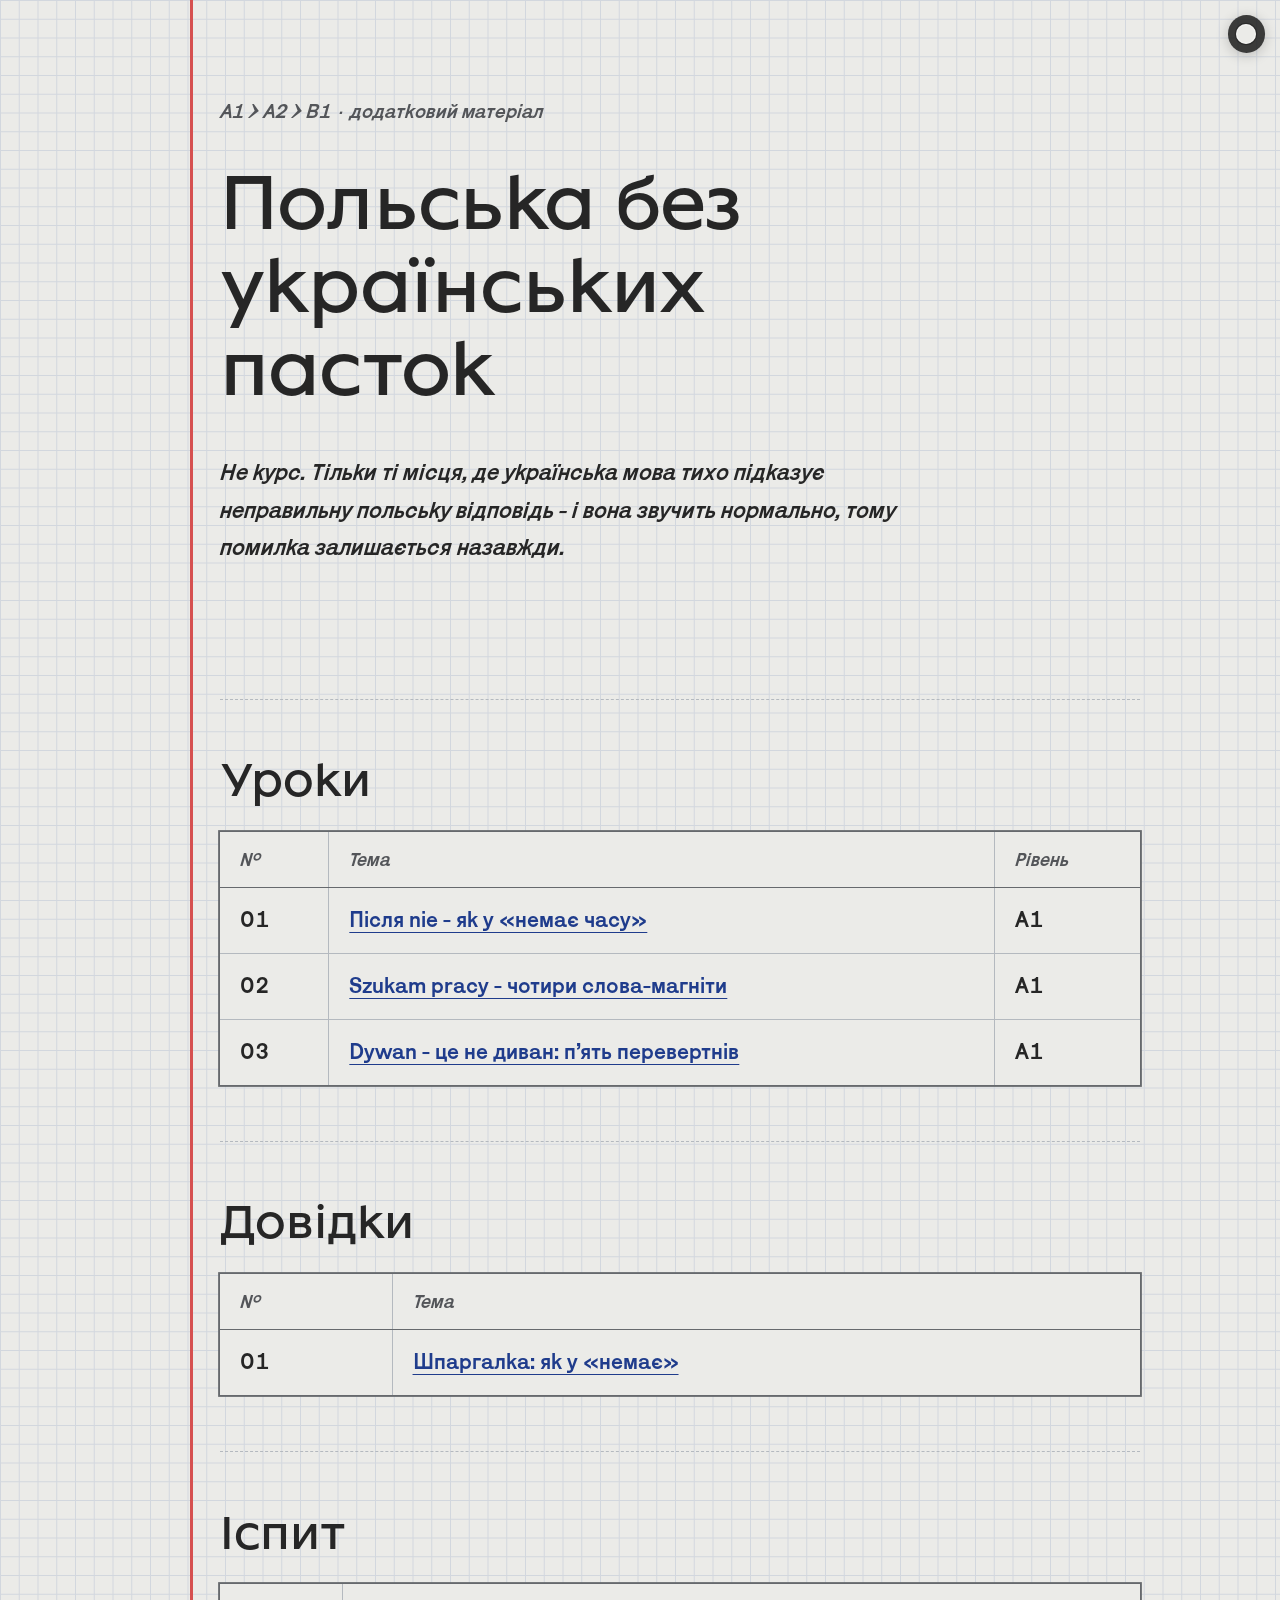
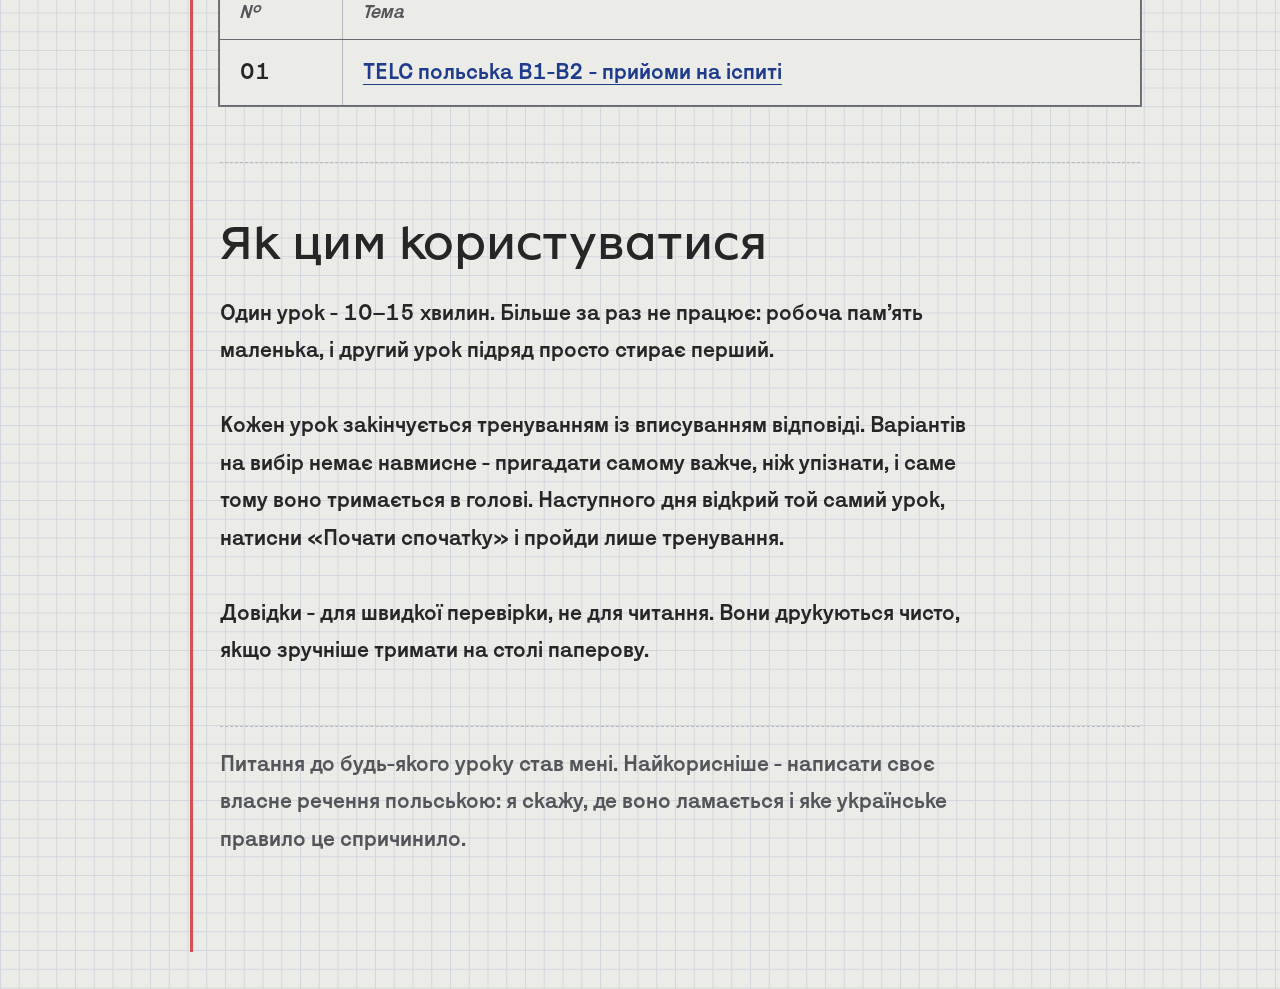
<file: index.html>
<!DOCTYPE html>
<html lang="uk">
<head>
<meta charset="utf-8">
<meta name="viewport" content="width=device-width, initial-scale=1">
<title>Польська без українських пасток</title>
<link rel="stylesheet" href="assets/kurs.css">
<script src="assets/palette.js"></script>
</head>
<body>
<main class="wrap">

<header class="masthead">
  <p class="eyebrow">A1 → A2 → B1 · додатковий матеріал</p>
  <h1>Польська без українських пасток</h1>
  <p class="standfirst">Не курс. Тільки ті місця, де українська мова тихо підказує неправильну польську відповідь - і вона звучить нормально, тому помилка залишається назавжди.</p>
</header>

<h2>Уроки</h2>

<table>
  <thead><tr><th>№</th><th>Тема</th><th>Рівень</th></tr></thead>
  <tbody>
    <tr><td>01</td><td><a href="lessons/0001-dopelniacz-po-zaprzeczeniu.html">Після nie - як у «немає часу»</a></td><td>A1</td></tr>
    <tr><td>02</td><td><a href="lessons/0002-dopelniacz-po-czasownikach.html">Szukam pracy - чотири слова-магніти</a></td><td>A1</td></tr>
    <tr><td>03</td><td><a href="lessons/0003-falszywi-przyjaciele.html">Dywan - це не диван: п’ять перевертнів</a></td><td>A1</td></tr>
  </tbody>
</table>

<h2>Довідки</h2>

<table>
  <thead><tr><th>№</th><th>Тема</th></tr></thead>
  <tbody>
    <tr><td>01</td><td><a href="reference/0001-dopelniacz-sciagawka.html">Шпаргалка: як у «немає»</a></td></tr>
  </tbody>
</table>

<h2>Іспит</h2>

<table>
  <thead><tr><th>№</th><th>Тема</th></tr></thead>
  <tbody>
    <tr><td>01</td><td><a href="exam/0001-telc-pryjomy.html">TELC польська B1-B2 - прийоми на іспиті</a></td></tr>
  </tbody>
</table>

<h2>Як цим користуватися</h2>

<p>Один урок - 10–15 хвилин. Більше за раз не працює: робоча пам’ять маленька, і другий урок підряд просто стирає перший.</p>

<p>Кожен урок закінчується тренуванням із вписуванням відповіді. Варіантів на вибір немає навмисне - пригадати самому важче, ніж упізнати, і саме тому воно тримається в голові. Наступного дня відкрий той самий урок, натисни «Почати спочатку» і пройди лише тренування.</p>

<p>Довідки - для швидкої перевірки, не для читання. Вони друкуються чисто, якщо зручніше тримати на столі паперову.</p>

<div class="ask">
  <p>Питання до будь-якого уроку став мені. Найкорисніше - написати своє власне речення польською: я скажу, де воно ламається і яке українське правило це спричинило.</p>
</div>

</main>
</body>
</html>
</file>
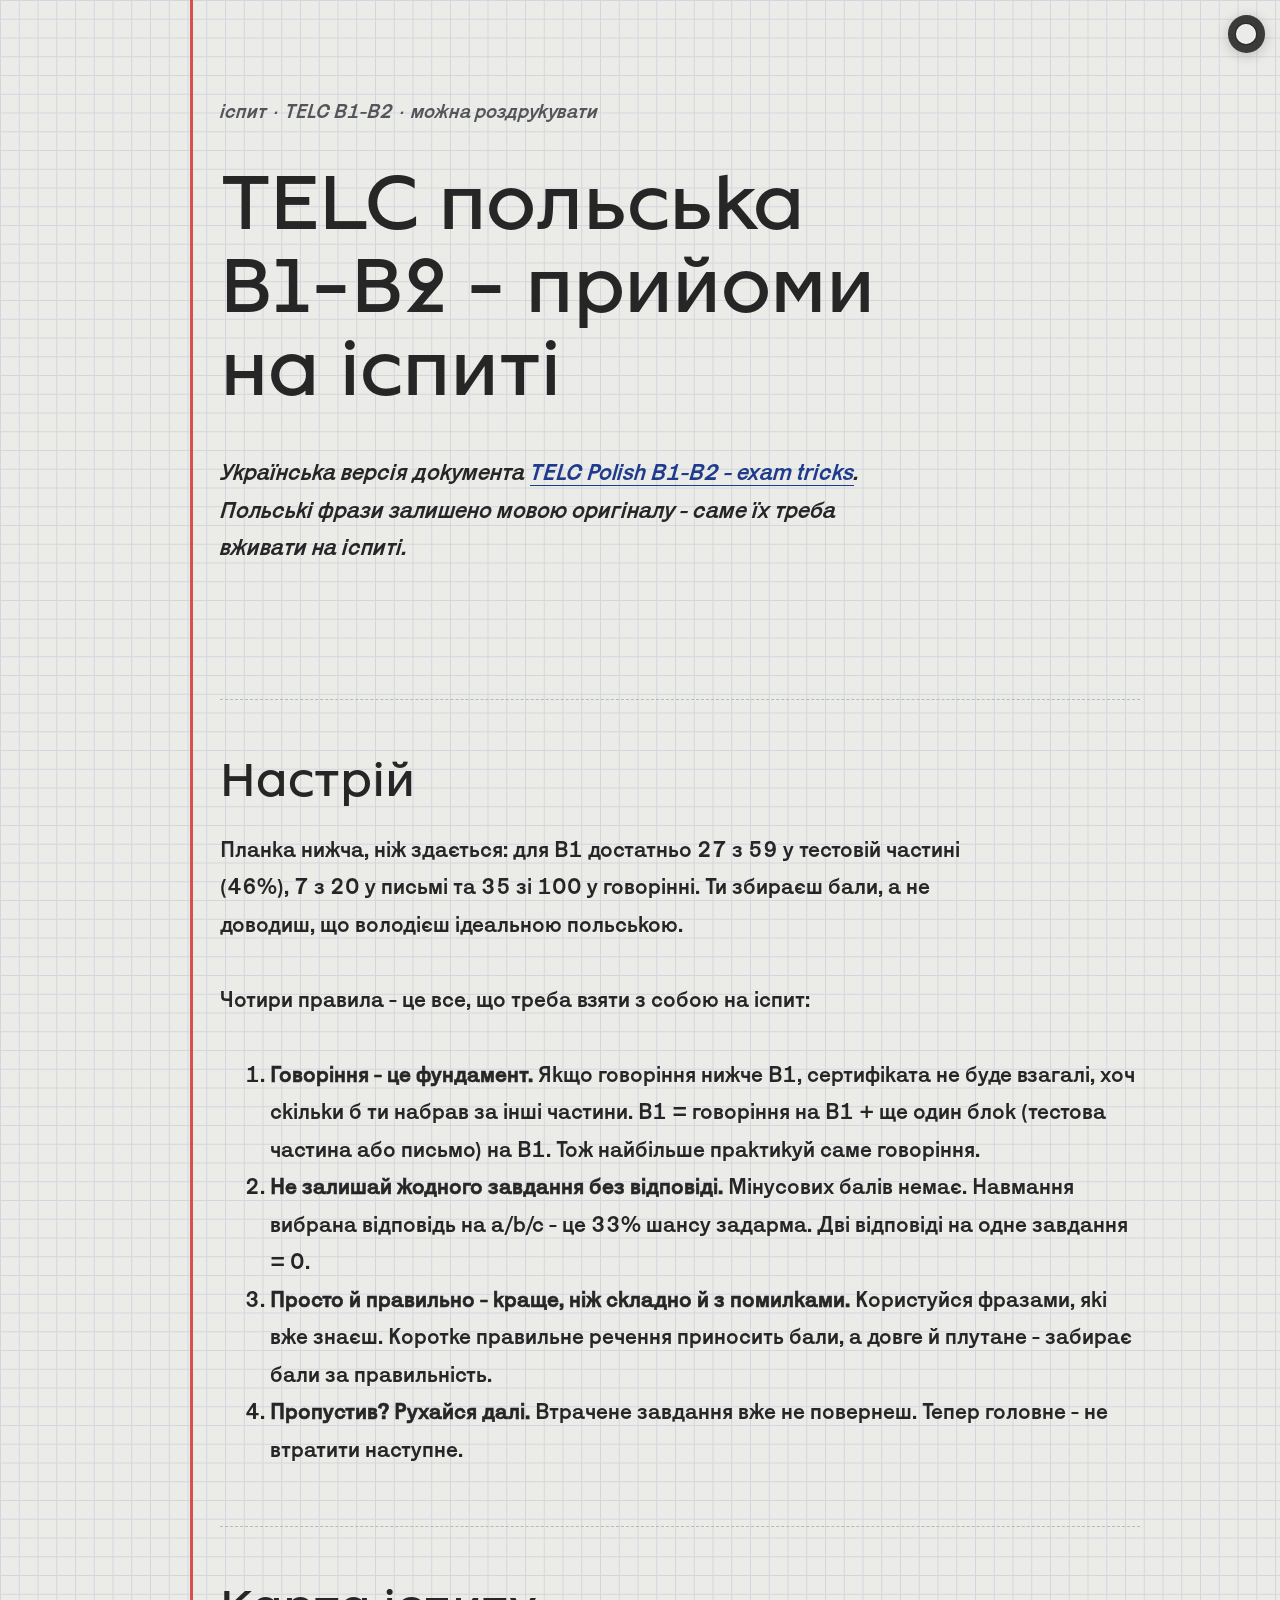
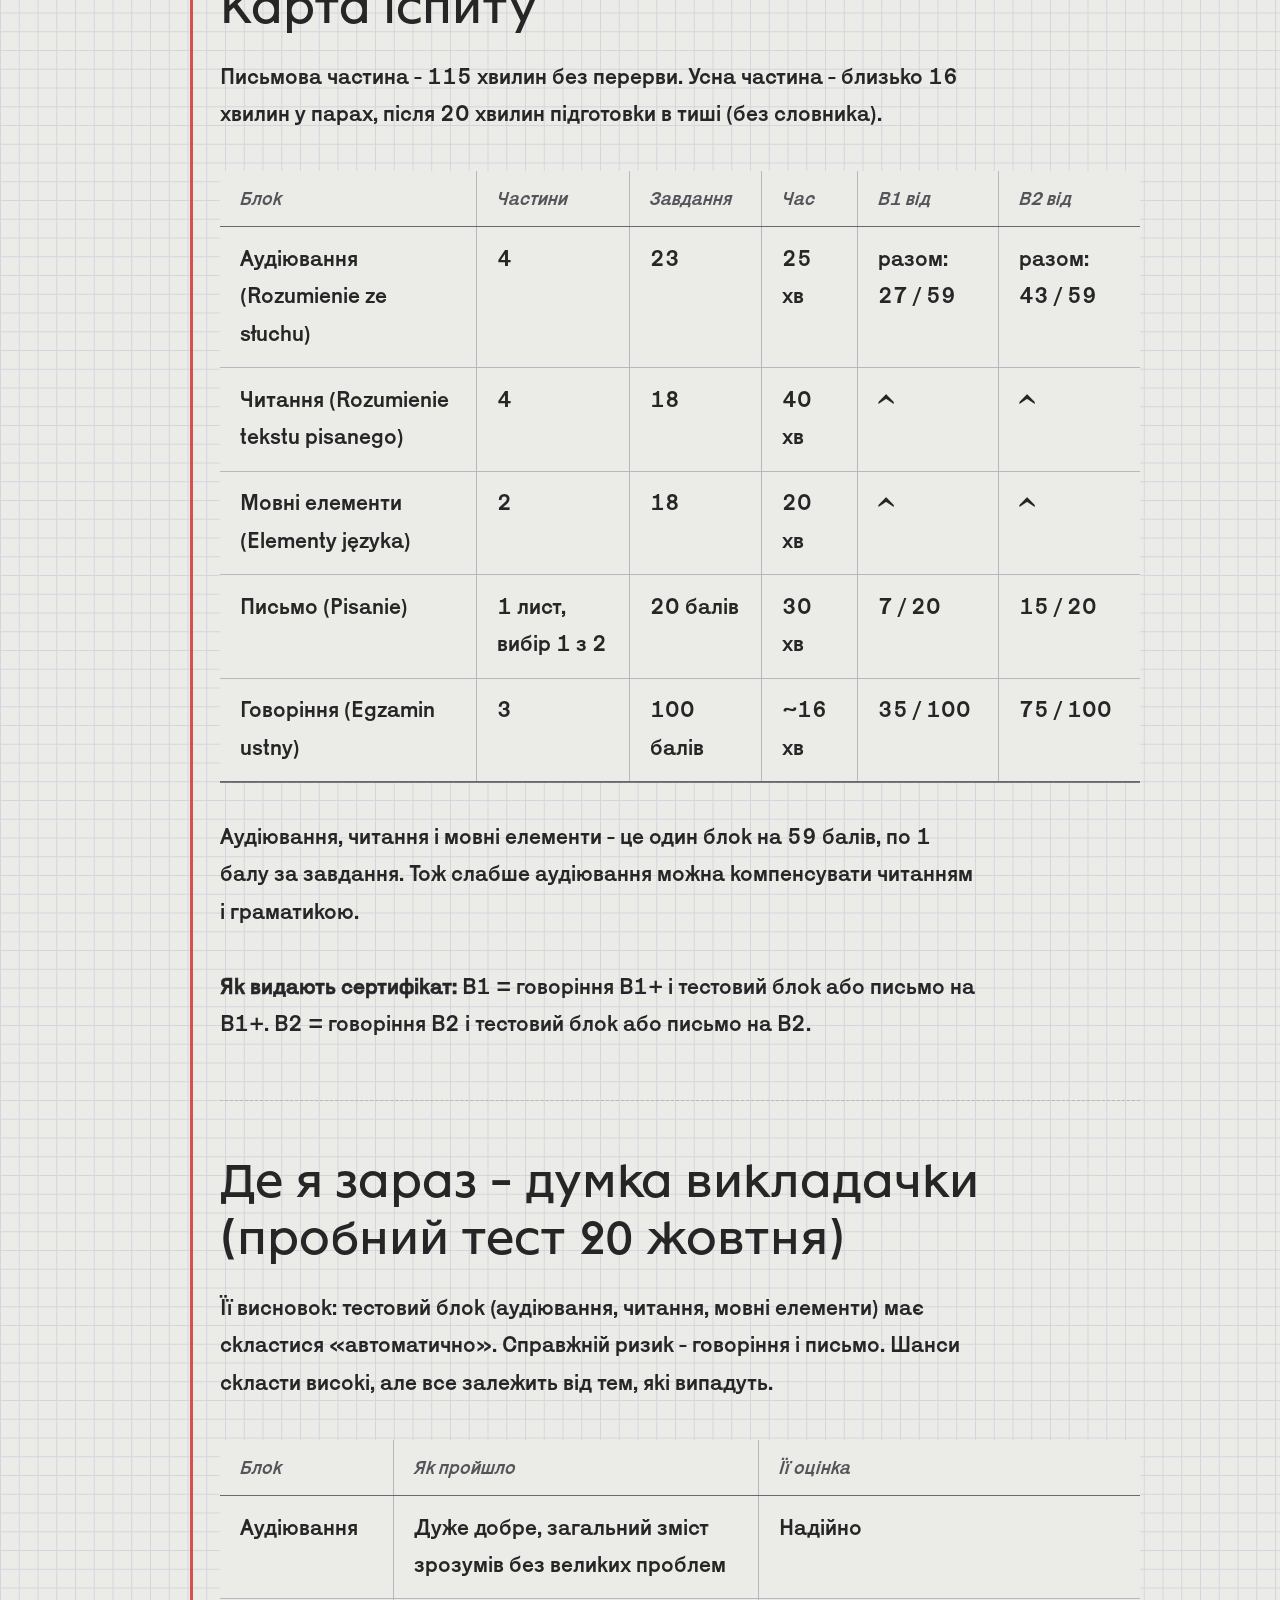
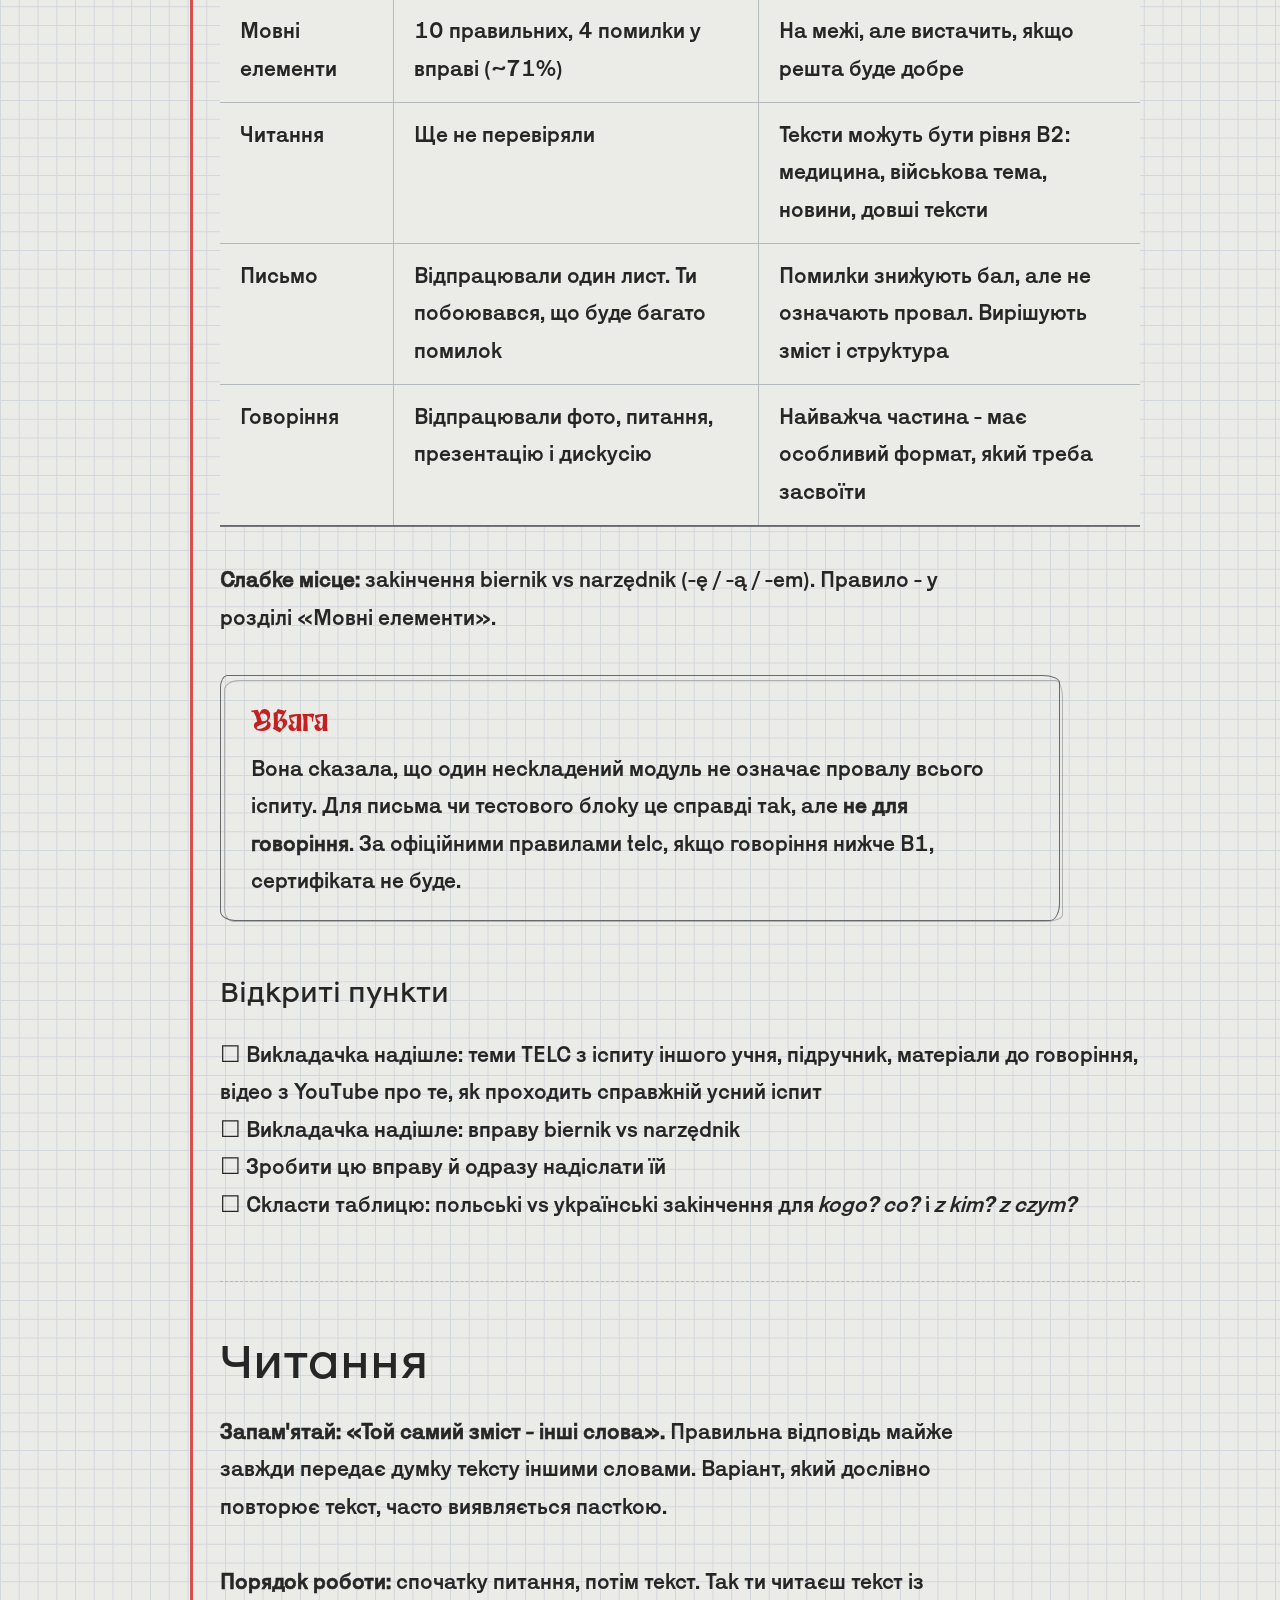
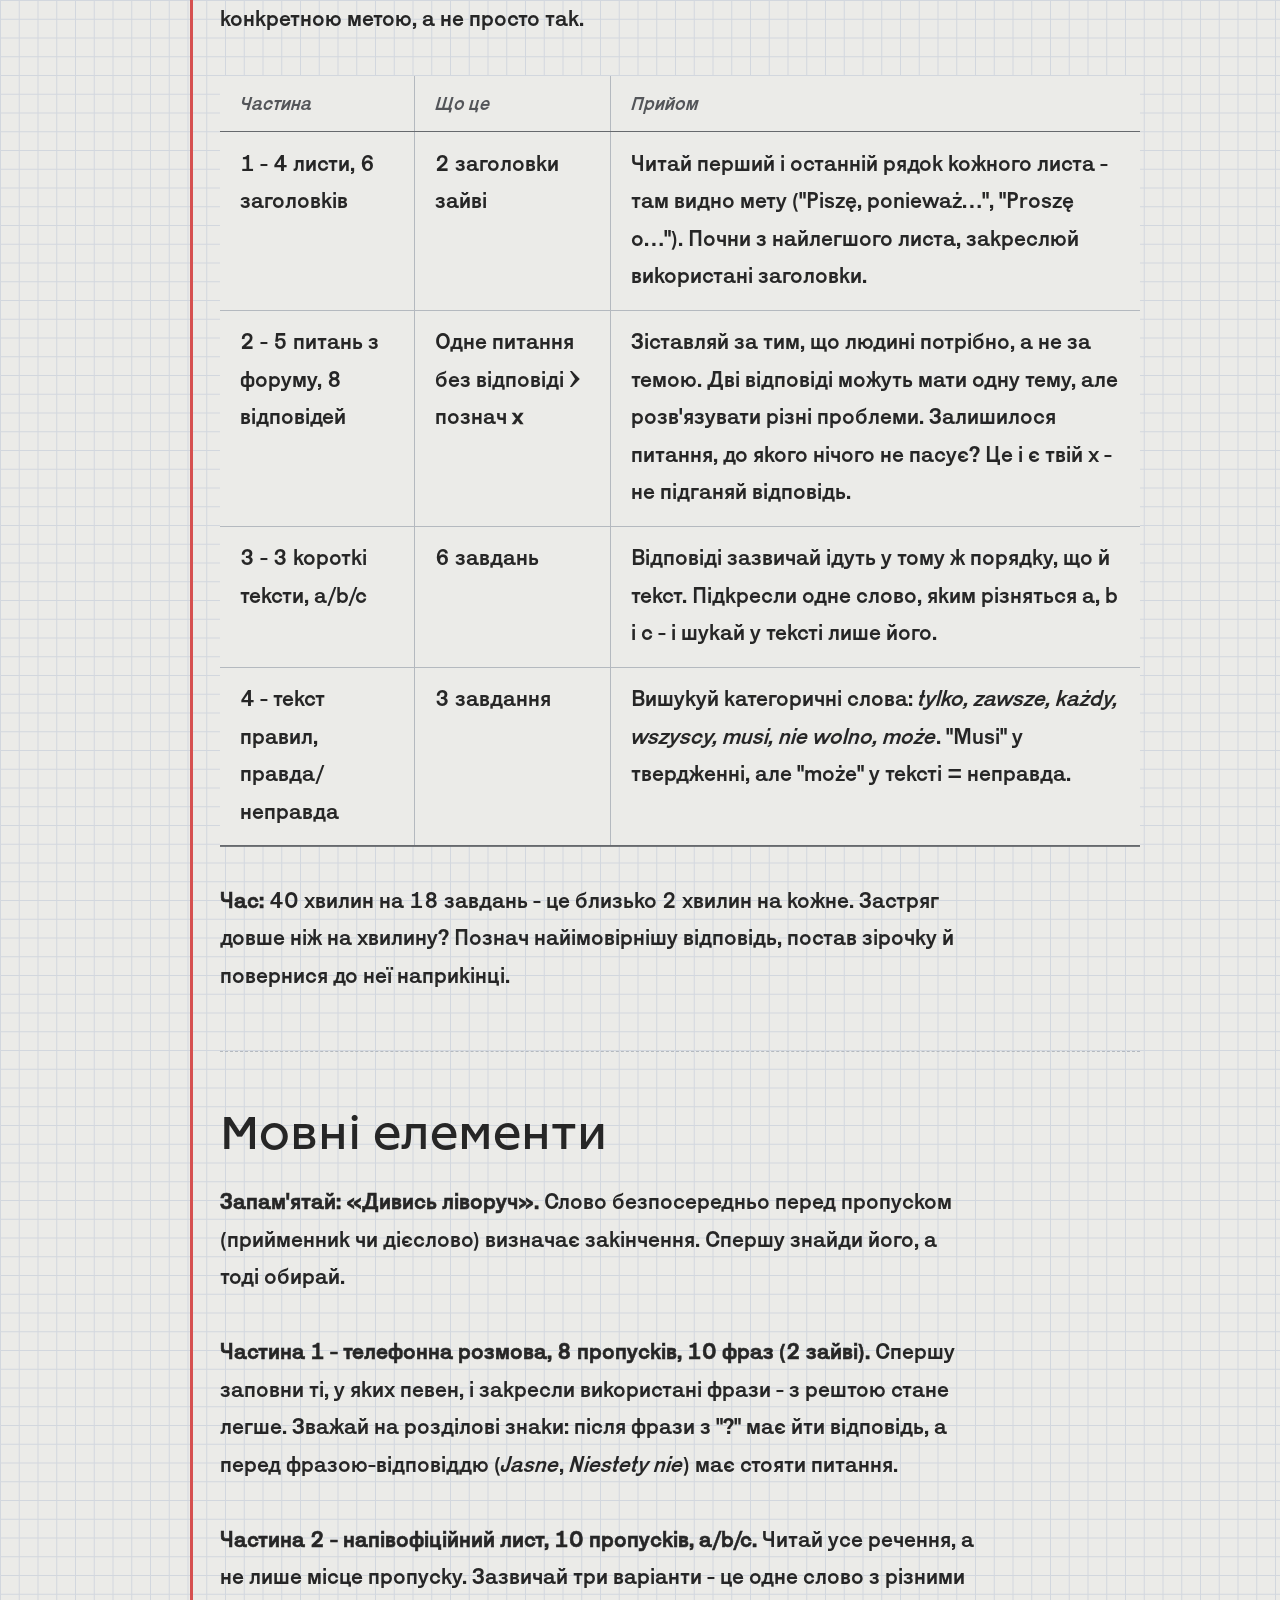
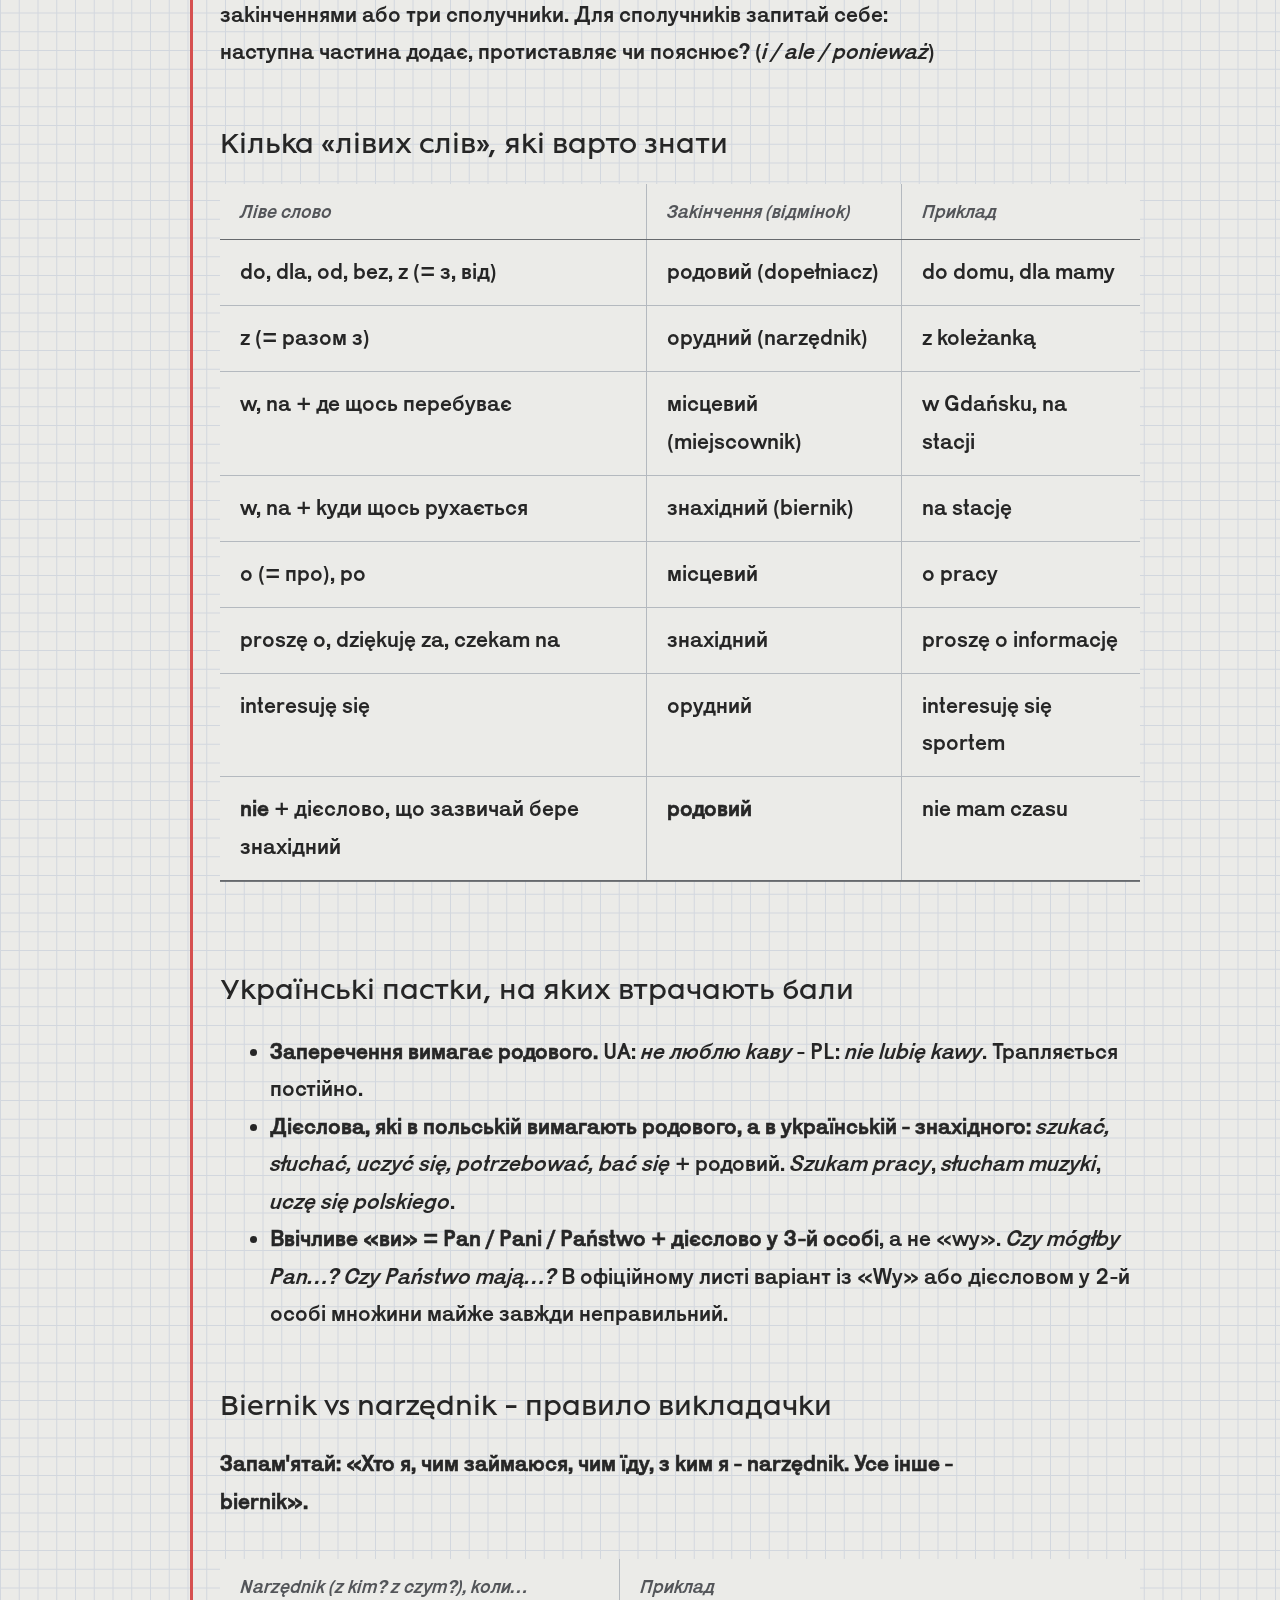
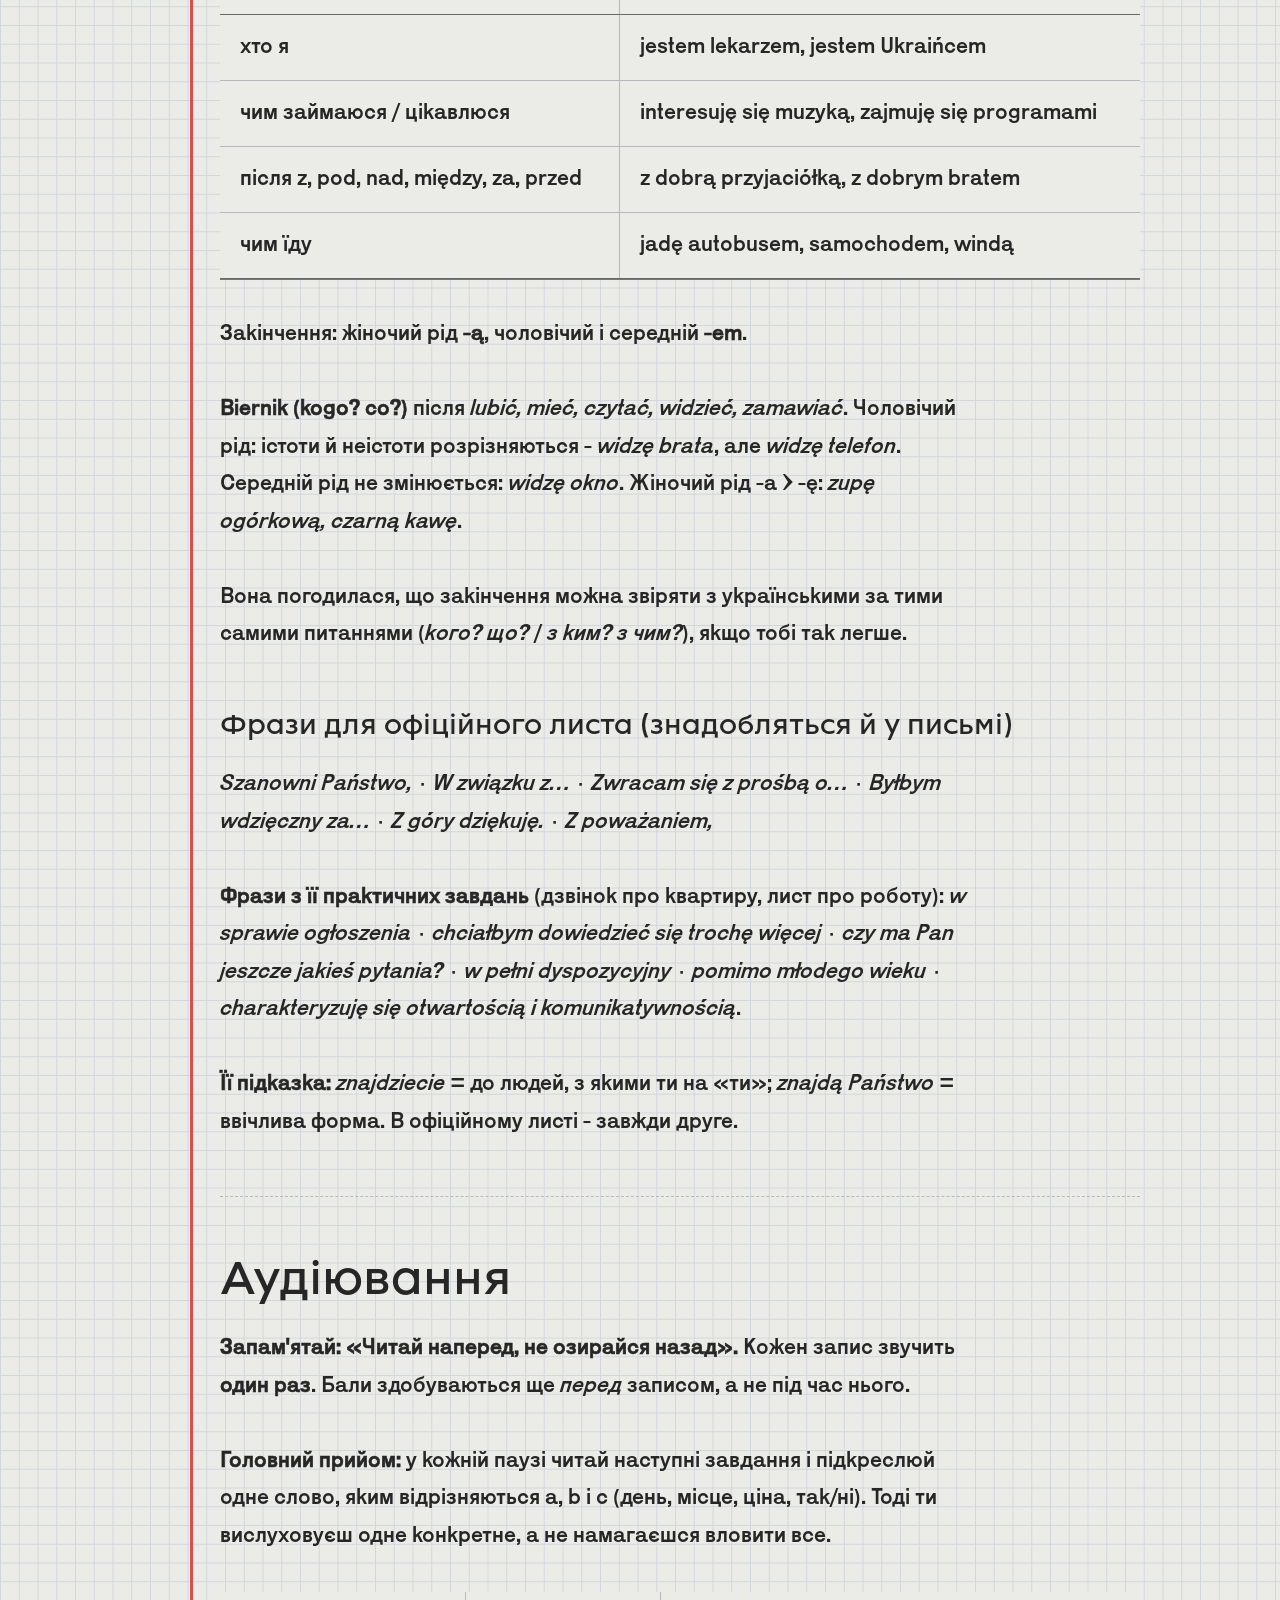
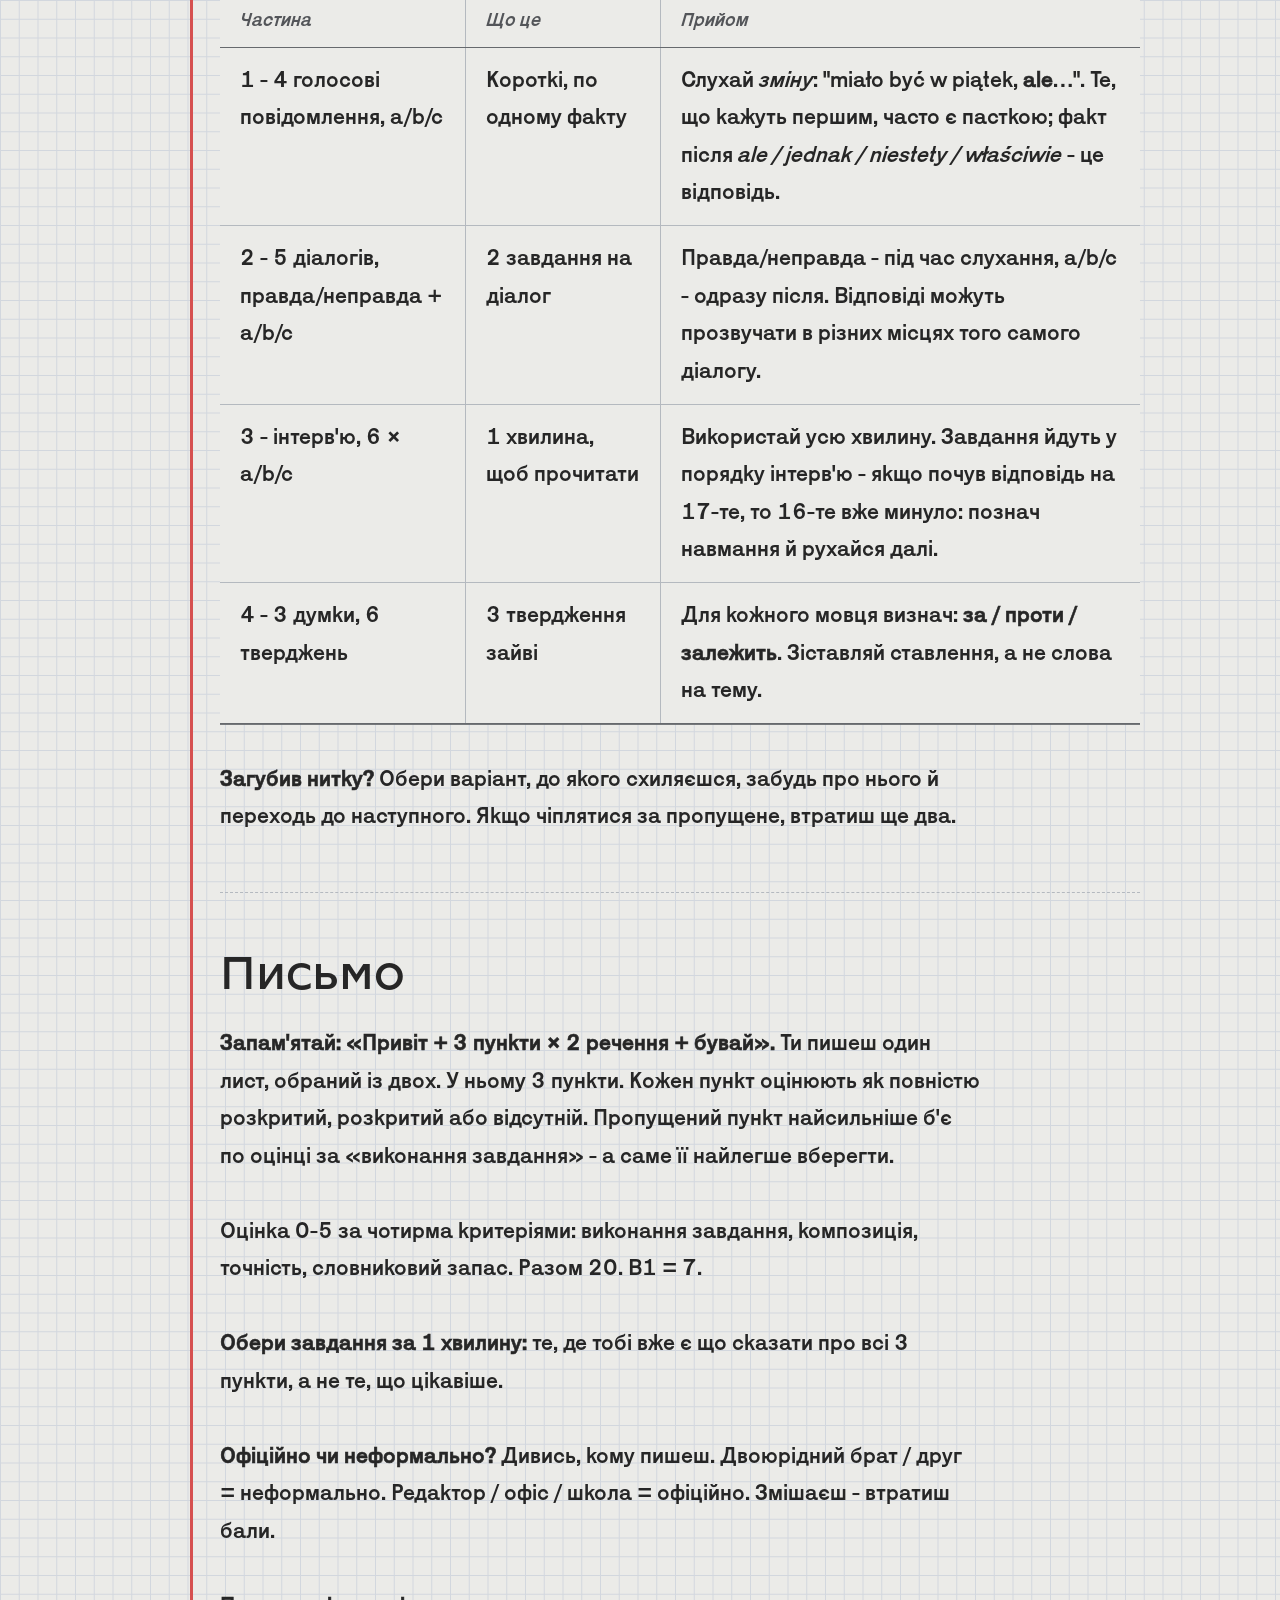
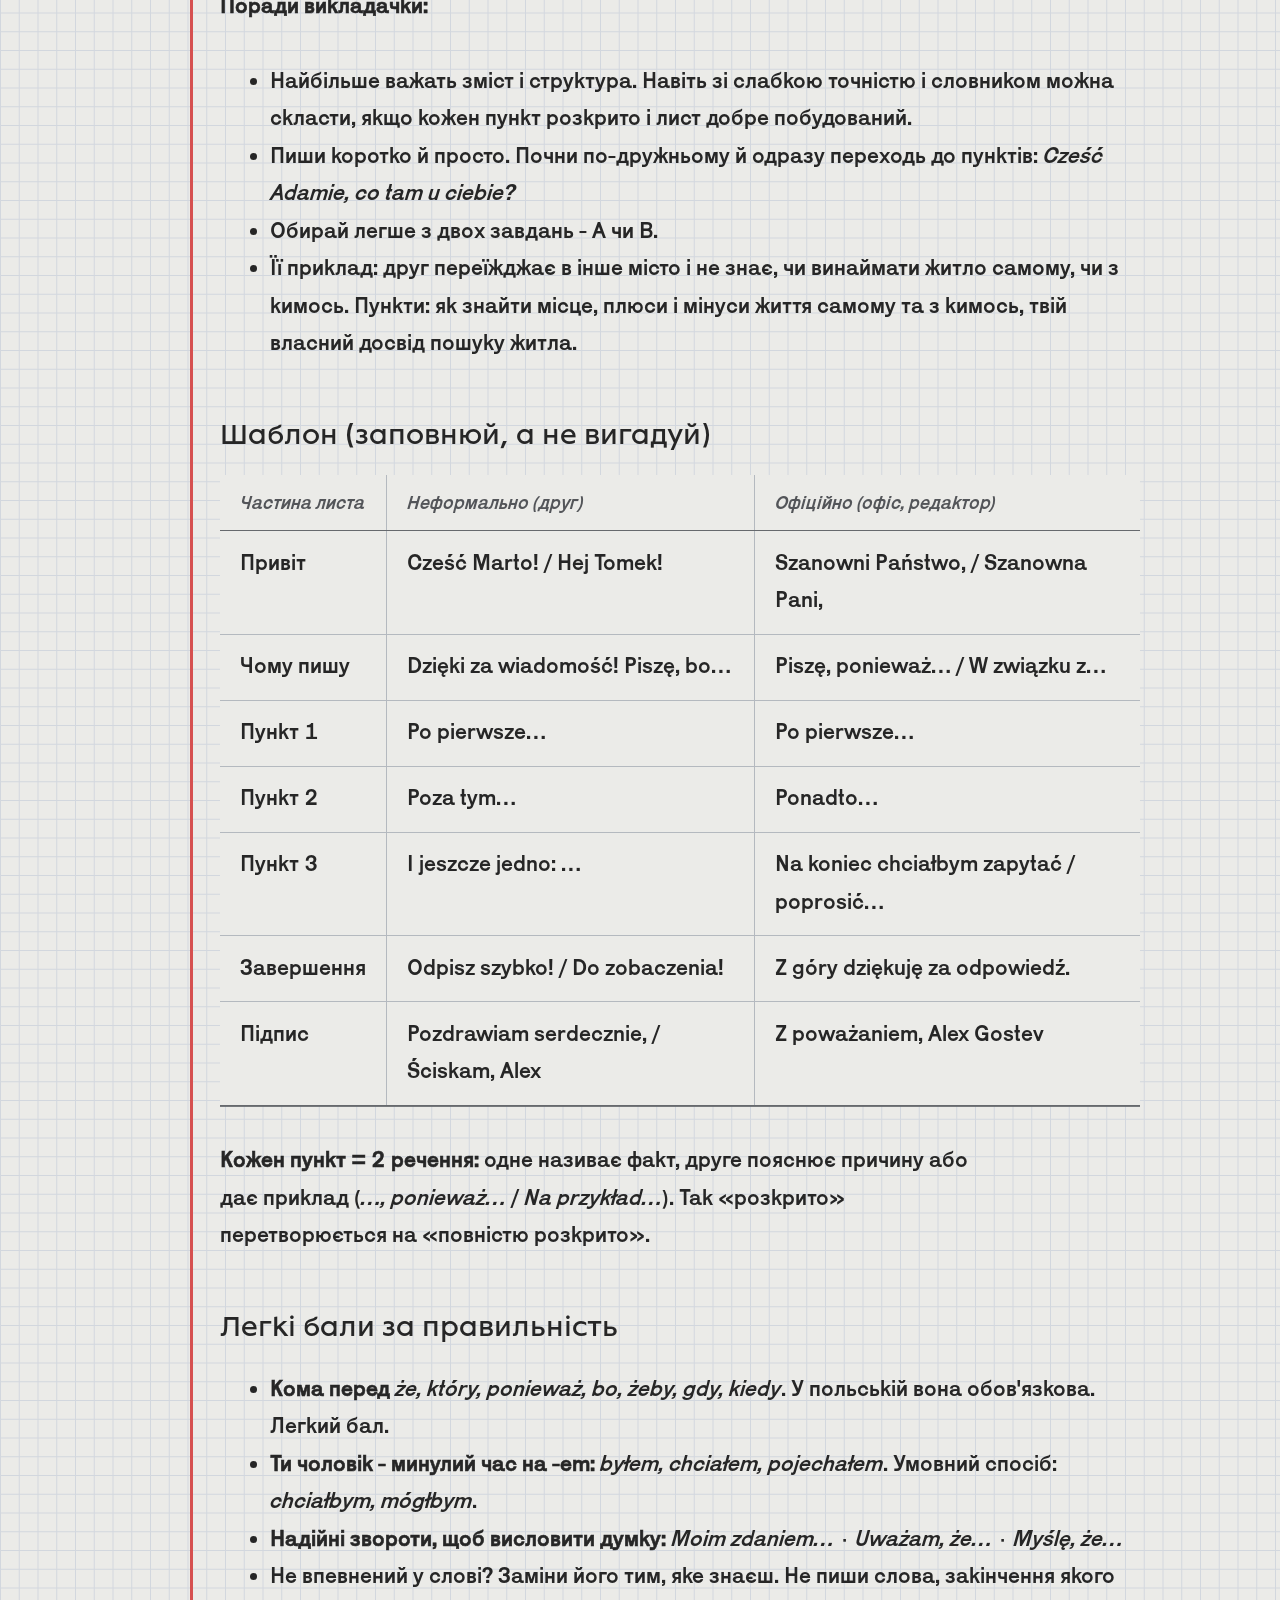
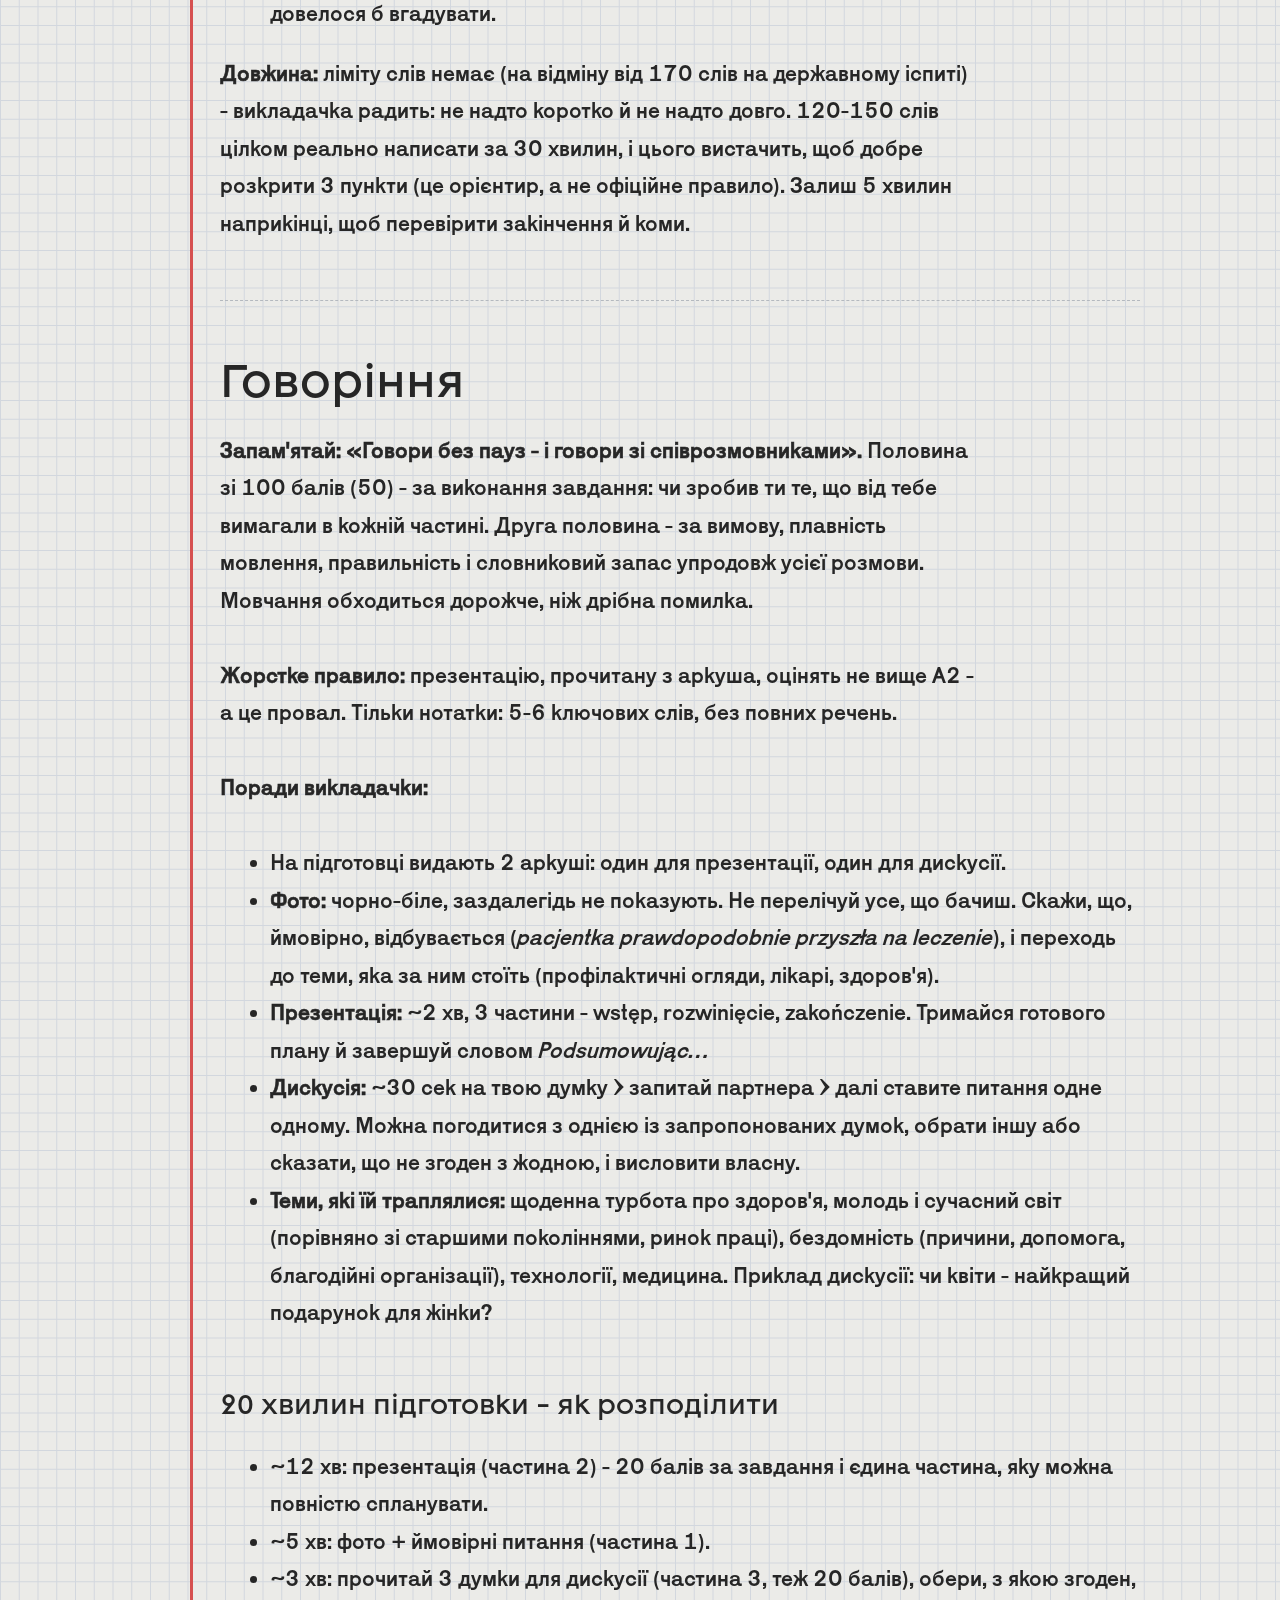
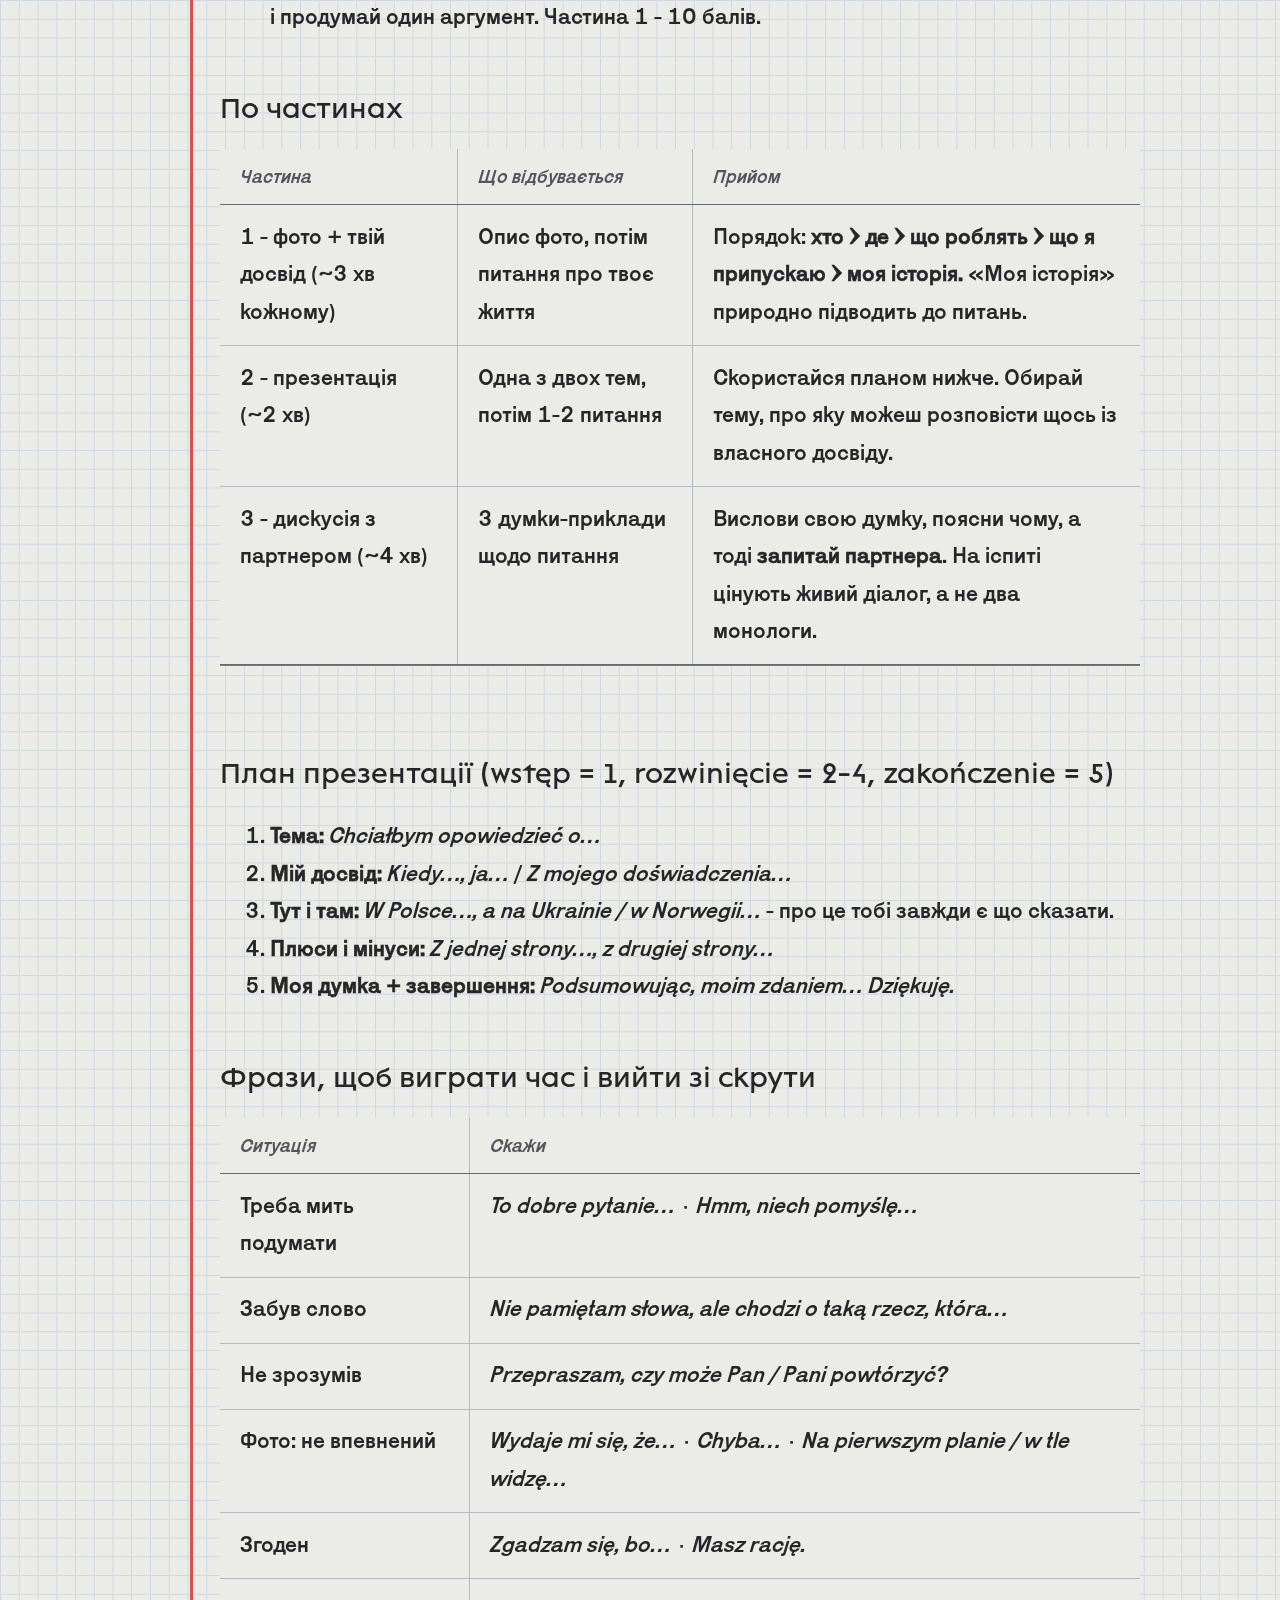
<file: exam/0001-telc-pryjomy.html>
<!DOCTYPE html>
<html lang="uk">
<head>
<meta charset="utf-8">
<meta name="viewport" content="width=device-width, initial-scale=1">
<title>TELC польська B1-B2 - прийоми на іспиті</title>
<link rel="stylesheet" href="../assets/kurs.css">
<script src="../assets/palette.js"></script>
<style>ul.checks { list-style: none; padding-left: 0; } .tscroll { overflow-x: auto; max-width: 100%; }</style>
</head>
<body>
<main class="wrap">

<header class="masthead">
  <p class="eyebrow">іспит · TELC B1-B2 · можна роздрукувати</p>
  <h1>TELC польська B1-B2 - прийоми на іспиті</h1>
  <p class="standfirst">Українська версія документа <a href="https://claude.ai/artifact/N5r4Ns3Mucv1jUKeZP7Vrx">TELC Polish B1-B2 - exam tricks</a>. Польські фрази залишено мовою оригіналу - саме їх треба вживати на іспиті.</p>
</header>

<h2>Настрій</h2>
<p>Планка нижча, ніж здається: для B1 достатньо 27 з 59 у тестовій частині (46%), 7 з 20 у письмі та 35 зі 100 у говорінні. Ти збираєш бали, а не доводиш, що володієш ідеальною польською.</p>
<p>Чотири правила - це все, що треба взяти з собою на іспит:</p>
<ol>
  <li><strong>Говоріння - це фундамент.</strong> Якщо говоріння нижче B1, сертифіката не буде взагалі, хоч скільки б ти набрав за інші частини. B1 = говоріння на B1 + ще один блок (тестова частина або письмо) на B1. Тож найбільше практикуй саме говоріння.</li>
  <li><strong>Не залишай жодного завдання без відповіді.</strong> Мінусових балів немає. Навмання вибрана відповідь на a/b/c - це 33% шансу задарма. Дві відповіді на одне завдання = 0.</li>
  <li><strong>Просто й правильно - краще, ніж складно й з помилками.</strong> Користуйся фразами, які вже знаєш. Коротке правильне речення приносить бали, а довге й плутане - забирає бали за правильність.</li>
  <li><strong>Пропустив? Рухайся далі.</strong> Втрачене завдання вже не повернеш. Тепер головне - не втратити наступне.</li>
</ol>
<h2>Карта іспиту</h2>
<p>Письмова частина - 115 хвилин без перерви. Усна частина - близько 16 хвилин у парах, після 20 хвилин підготовки в тиші (без словника).</p>
<div class="tscroll">
<table>
  <thead><tr><th>Блок</th><th>Частини</th><th>Завдання</th><th>Час</th><th>B1 від</th><th>B2 від</th></tr></thead>
  <tbody>
    <tr><td>Аудіювання (Rozumienie ze słuchu)</td><td>4</td><td>23</td><td>25 хв</td><td>разом: 27 / 59</td><td>разом: 43 / 59</td></tr>
    <tr><td>Читання (Rozumienie tekstu pisanego)</td><td>4</td><td>18</td><td>40 хв</td><td>↑</td><td>↑</td></tr>
    <tr><td>Мовні елементи (Elementy języka)</td><td>2</td><td>18</td><td>20 хв</td><td>↑</td><td>↑</td></tr>
    <tr><td>Письмо (Pisanie)</td><td>1 лист, вибір 1 з 2</td><td>20 балів</td><td>30 хв</td><td>7 / 20</td><td>15 / 20</td></tr>
    <tr><td>Говоріння (Egzamin ustny)</td><td>3</td><td>100 балів</td><td>~16 хв</td><td>35 / 100</td><td>75 / 100</td></tr>
  </tbody>
</table>
</div>
<p>Аудіювання, читання і мовні елементи - це один блок на 59 балів, по 1 балу за завдання. Тож слабше аудіювання можна компенсувати читанням і граматикою.</p>
<p><strong>Як видають сертифікат:</strong> B1 = говоріння B1+ і тестовий блок або письмо на B1+. B2 = говоріння B2 і тестовий блок або письмо на B2.</p>
<h2>Де я зараз - думка викладачки (пробний тест 20 жовтня)</h2>
<p>Її висновок: тестовий блок (аудіювання, читання, мовні елементи) має скластися «автоматично». Справжній ризик - говоріння і письмо. Шанси скласти високі, але все залежить від тем, які випадуть.</p>
<div class="tscroll">
<table>
  <thead><tr><th>Блок</th><th>Як пройшло</th><th>Її оцінка</th></tr></thead>
  <tbody>
    <tr><td>Аудіювання</td><td>Дуже добре, загальний зміст зрозумів без великих проблем</td><td>Надійно</td></tr>
    <tr><td>Мовні елементи</td><td>10 правильних, 4 помилки у вправі (~71%)</td><td>На межі, але вистачить, якщо решта буде добре</td></tr>
    <tr><td>Читання</td><td>Ще не перевіряли</td><td>Тексти можуть бути рівня B2: медицина, військова тема, новини, довші тексти</td></tr>
    <tr><td>Письмо</td><td>Відпрацювали один лист. Ти побоювався, що буде багато помилок</td><td>Помилки знижують бал, але не означають провал. Вирішують зміст і структура</td></tr>
    <tr><td>Говоріння</td><td>Відпрацювали фото, питання, презентацію і дискусію</td><td>Найважча частина - має особливий формат, який треба засвоїти</td></tr>
  </tbody>
</table>
</div>
<p><strong>Слабке місце:</strong> закінчення biernik vs narzędnik (-ę / -ą / -em). Правило - у розділі «Мовні елементи».</p>
<div class="box watch">
  <p class="label">Увага</p>
  <p>Вона сказала, що один нескладений модуль не означає провалу всього іспиту. Для письма чи тестового блоку це справді так, але <strong>не для говоріння</strong>. За офіційними правилами telc, якщо говоріння нижче B1, сертифіката не буде.</p>
</div>
<h3>Відкриті пункти</h3>
<ul class="checks">
  <li>☐ Викладачка надішле: теми TELC з іспиту іншого учня, підручник, матеріали до говоріння, відео з YouTube про те, як проходить справжній усний іспит</li>
  <li>☐ Викладачка надішле: вправу biernik vs narzędnik</li>
  <li>☐ Зробити цю вправу й одразу надіслати їй</li>
  <li>☐ Скласти таблицю: польські vs українські закінчення для <em>kogo? co?</em> і <em>z kim? z czym?</em></li>
</ul>
<h2>Читання</h2>
<p><strong>Запам&#x27;ятай: «Той самий зміст - інші слова».</strong> Правильна відповідь майже завжди передає думку тексту іншими словами. Варіант, який дослівно повторює текст, часто виявляється пасткою.</p>
<p><strong>Порядок роботи:</strong> спочатку питання, потім текст. Так ти читаєш текст із конкретною метою, а не просто так.</p>
<div class="tscroll">
<table>
  <thead><tr><th>Частина</th><th>Що це</th><th>Прийом</th></tr></thead>
  <tbody>
    <tr><td>1 - 4 листи, 6 заголовків</td><td>2 заголовки зайві</td><td>Читай перший і останній рядок кожного листа - там видно мету (&quot;Piszę, ponieważ…&quot;, &quot;Proszę o…&quot;). Почни з найлегшого листа, закреслюй використані заголовки.</td></tr>
    <tr><td>2 - 5 питань з форуму, 8 відповідей</td><td>Одне питання без відповіді → познач <strong>x</strong></td><td>Зіставляй за тим, що людині потрібно, а не за темою. Дві відповіді можуть мати одну тему, але розв&#x27;язувати різні проблеми. Залишилося питання, до якого нічого не пасує? Це і є твій x - не підганяй відповідь.</td></tr>
    <tr><td>3 - 3 короткі тексти, a/b/c</td><td>6 завдань</td><td>Відповіді зазвичай ідуть у тому ж порядку, що й текст. Підкресли одне слово, яким різняться a, b і c - і шукай у тексті лише його.</td></tr>
    <tr><td>4 - текст правил, правда/неправда</td><td>3 завдання</td><td>Вишукуй категоричні слова: <em>tylko, zawsze, każdy, wszyscy, musi, nie wolno, może</em>. &quot;Musi&quot; у твердженні, але &quot;może&quot; у тексті = неправда.</td></tr>
  </tbody>
</table>
</div>
<p><strong>Час:</strong> 40 хвилин на 18 завдань - це близько 2 хвилин на кожне. Застряг довше ніж на хвилину? Познач найімовірнішу відповідь, постав зірочку й повернися до неї наприкінці.</p>
<h2>Мовні елементи</h2>
<p><strong>Запам&#x27;ятай: «Дивись ліворуч».</strong> Слово безпосередньо перед пропуском (прийменник чи дієслово) визначає закінчення. Спершу знайди його, а тоді обирай.</p>
<p><strong>Частина 1 - телефонна розмова, 8 пропусків, 10 фраз (2 зайві).</strong> Спершу заповни ті, у яких певен, і закресли використані фрази - з рештою стане легше. Зважай на розділові знаки: після фрази з &quot;?&quot; має йти відповідь, а перед фразою-відповіддю (<em>Jasne</em>, <em>Niestety nie</em>) має стояти питання.</p>
<p><strong>Частина 2 - напівофіційний лист, 10 пропусків, a/b/c.</strong> Читай усе речення, а не лише місце пропуску. Зазвичай три варіанти - це одне слово з різними закінченнями або три сполучники. Для сполучників запитай себе: наступна частина додає, протиставляє чи пояснює? (<em>i / ale / ponieważ</em>)</p>
<h3>Кілька «лівих слів», які варто знати</h3>
<div class="tscroll">
<table>
  <thead><tr><th>Ліве слово</th><th>Закінчення (відмінок)</th><th>Приклад</th></tr></thead>
  <tbody>
    <tr><td>do, dla, od, bez, z (= з, від)</td><td>родовий (dopełniacz)</td><td>do domu, dla mamy</td></tr>
    <tr><td>z (= разом з)</td><td>орудний (narzędnik)</td><td>z koleżanką</td></tr>
    <tr><td>w, na + де щось перебуває</td><td>місцевий (miejscownik)</td><td>w Gdańsku, na stacji</td></tr>
    <tr><td>w, na + куди щось рухається</td><td>знахідний (biernik)</td><td>na stację</td></tr>
    <tr><td>o (= про), po</td><td>місцевий</td><td>o pracy</td></tr>
    <tr><td>proszę o, dziękuję za, czekam na</td><td>знахідний</td><td>proszę o informację</td></tr>
    <tr><td>interesuję się</td><td>орудний</td><td>interesuję się sportem</td></tr>
    <tr><td><strong>nie</strong> + дієслово, що зазвичай бере знахідний</td><td><strong>родовий</strong></td><td>nie mam czasu</td></tr>
  </tbody>
</table>
</div>
<h3>Українські пастки, на яких втрачають бали</h3>
<ul>
  <li><strong>Заперечення вимагає родового.</strong> UA: <em>не люблю каву</em> - PL: <em>nie lubię kawy</em>. Трапляється постійно.</li>
  <li><strong>Дієслова, які в польській вимагають родового, а в українській - знахідного:</strong> <em>szukać, słuchać, uczyć się, potrzebować, bać się</em> + родовий. <em>Szukam pracy</em>, <em>słucham muzyki</em>, <em>uczę się polskiego</em>.</li>
  <li><strong>Ввічливе «ви» = Pan / Pani / Państwo + дієслово у 3-й особі</strong>, а не «wy». <em>Czy mógłby Pan…?</em> <em>Czy Państwo mają…?</em> В офіційному листі варіант із «Wy» або дієсловом у 2-й особі множини майже завжди неправильний.</li>
</ul>
<h3>Biernik vs narzędnik - правило викладачки</h3>
<p><strong>Запам&#x27;ятай: «Хто я, чим займаюся, чим їду, з ким я - narzędnik. Усе інше - biernik».</strong></p>
<div class="tscroll">
<table>
  <thead><tr><th>Narzędnik (z kim? z czym?), коли…</th><th>Приклад</th></tr></thead>
  <tbody>
    <tr><td>хто я</td><td>jestem lekarzem, jestem Ukraińcem</td></tr>
    <tr><td>чим займаюся / цікавлюся</td><td>interesuję się muzyką, zajmuję się programami</td></tr>
    <tr><td>після z, pod, nad, między, za, przed</td><td>z dobrą przyjaciółką, z dobrym bratem</td></tr>
    <tr><td>чим їду</td><td>jadę autobusem, samochodem, windą</td></tr>
  </tbody>
</table>
</div>
<p>Закінчення: жіночий рід <strong>-ą</strong>, чоловічий і середній <strong>-em</strong>.</p>
<p><strong>Biernik (kogo? co?)</strong> після <em>lubić, mieć, czytać, widzieć, zamawiać</em>. Чоловічий рід: істоти й неістоти розрізняються - <em>widzę brata</em>, але <em>widzę telefon</em>. Середній рід не змінюється: <em>widzę okno</em>. Жіночий рід -a → -ę: <em>zupę ogórkową, czarną kawę</em>.</p>
<p>Вона погодилася, що закінчення можна звіряти з українськими за тими самими питаннями (<em>кого? що?</em> / <em>з ким? з чим?</em>), якщо тобі так легше.</p>
<h3>Фрази для офіційного листа (знадобляться й у письмі)</h3>
<p><em>Szanowni Państwo,</em> · <em>W związku z…</em> · <em>Zwracam się z prośbą o…</em> · <em>Byłbym wdzięczny za…</em> · <em>Z góry dziękuję.</em> · <em>Z poważaniem,</em></p>
<p><strong>Фрази з її практичних завдань</strong> (дзвінок про квартиру, лист про роботу): <em>w sprawie ogłoszenia</em> · <em>chciałbym dowiedzieć się trochę więcej</em> · <em>czy ma Pan jeszcze jakieś pytania?</em> · <em>w pełni dyspozycyjny</em> · <em>pomimo młodego wieku</em> · <em>charakteryzuję się otwartością i komunikatywnością</em>.</p>
<p><strong>Її підказка:</strong> <em>znajdziecie</em> = до людей, з якими ти на «ти»; <em>znajdą Państwo</em> = ввічлива форма. В офіційному листі - завжди друге.</p>
<h2>Аудіювання</h2>
<p><strong>Запам&#x27;ятай: «Читай наперед, не озирайся назад».</strong> Кожен запис звучить <strong>один раз</strong>. Бали здобуваються ще <em>перед</em> записом, а не під час нього.</p>
<p><strong>Головний прийом:</strong> у кожній паузі читай наступні завдання і підкреслюй одне слово, яким відрізняються a, b і c (день, місце, ціна, так/ні). Тоді ти вислуховуєш одне конкретне, а не намагаєшся вловити все.</p>
<div class="tscroll">
<table>
  <thead><tr><th>Частина</th><th>Що це</th><th>Прийом</th></tr></thead>
  <tbody>
    <tr><td>1 - 4 голосові повідомлення, a/b/c</td><td>Короткі, по одному факту</td><td>Слухай <em>зміну</em>: &quot;miało być w piątek, <strong>ale</strong>…&quot;. Те, що кажуть першим, часто є пасткою; факт після <em>ale / jednak / niestety / właściwie</em> - це відповідь.</td></tr>
    <tr><td>2 - 5 діалогів, правда/неправда + a/b/c</td><td>2 завдання на діалог</td><td>Правда/неправда - під час слухання, a/b/c - одразу після. Відповіді можуть прозвучати в різних місцях того самого діалогу.</td></tr>
    <tr><td>3 - інтерв&#x27;ю, 6 × a/b/c</td><td>1 хвилина, щоб прочитати</td><td>Використай усю хвилину. Завдання йдуть у порядку інтерв&#x27;ю - якщо почув відповідь на 17-те, то 16-те вже минуло: познач навмання й рухайся далі.</td></tr>
    <tr><td>4 - 3 думки, 6 тверджень</td><td>3 твердження зайві</td><td>Для кожного мовця визнач: <strong>за / проти / залежить</strong>. Зіставляй ставлення, а не слова на тему.</td></tr>
  </tbody>
</table>
</div>
<p><strong>Загубив нитку?</strong> Обери варіант, до якого схиляєшся, забудь про нього й переходь до наступного. Якщо чіплятися за пропущене, втратиш ще два.</p>
<h2>Письмо</h2>
<p><strong>Запам&#x27;ятай: «Привіт + 3 пункти × 2 речення + бувай».</strong> Ти пишеш один лист, обраний із двох. У ньому 3 пункти. Кожен пункт оцінюють як повністю розкритий, розкритий або відсутній. Пропущений пункт найсильніше б&#x27;є по оцінці за «виконання завдання» - а саме її найлегше вберегти.</p>
<p>Оцінка 0-5 за чотирма критеріями: виконання завдання, композиція, точність, словниковий запас. Разом 20. B1 = 7.</p>
<p><strong>Обери завдання за 1 хвилину:</strong> те, де тобі вже є що сказати про всі 3 пункти, а не те, що цікавіше.</p>
<p><strong>Офіційно чи неформально?</strong> Дивись, кому пишеш. Двоюрідний брат / друг = неформально. Редактор / офіс / школа = офіційно. Змішаєш - втратиш бали.</p>
<p><strong>Поради викладачки:</strong></p>
<ul>
  <li>Найбільше важать зміст і структура. Навіть зі слабкою точністю і словником можна скласти, якщо кожен пункт розкрито і лист добре побудований.</li>
  <li>Пиши коротко й просто. Почни по-дружньому й одразу переходь до пунктів: <em>Cześć Adamie, co tam u ciebie?</em></li>
  <li>Обирай легше з двох завдань - A чи B.</li>
  <li>Її приклад: друг переїжджає в інше місто і не знає, чи винаймати житло самому, чи з кимось. Пункти: як знайти місце, плюси і мінуси життя самому та з кимось, твій власний досвід пошуку житла.</li>
</ul>
<h3>Шаблон (заповнюй, а не вигадуй)</h3>
<div class="tscroll">
<table>
  <thead><tr><th>Частина листа</th><th>Неформально (друг)</th><th>Офіційно (офіс, редактор)</th></tr></thead>
  <tbody>
    <tr><td>Привіт</td><td>Cześć Marto! / Hej Tomek!</td><td>Szanowni Państwo, / Szanowna Pani,</td></tr>
    <tr><td>Чому пишу</td><td>Dzięki za wiadomość! Piszę, bo…</td><td>Piszę, ponieważ… / W związku z…</td></tr>
    <tr><td>Пункт 1</td><td>Po pierwsze…</td><td>Po pierwsze…</td></tr>
    <tr><td>Пункт 2</td><td>Poza tym…</td><td>Ponadto…</td></tr>
    <tr><td>Пункт 3</td><td>I jeszcze jedno: …</td><td>Na koniec chciałbym zapytać / poprosić…</td></tr>
    <tr><td>Завершення</td><td>Odpisz szybko! / Do zobaczenia!</td><td>Z góry dziękuję za odpowiedź.</td></tr>
    <tr><td>Підпис</td><td>Pozdrawiam serdecznie, / Ściskam, Alex</td><td>Z poważaniem, Alex Gostev</td></tr>
  </tbody>
</table>
</div>
<p><strong>Кожен пункт = 2 речення:</strong> одне називає факт, друге пояснює причину або дає приклад (<em>…, ponieważ…</em> / <em>Na przykład…</em>). Так «розкрито» перетворюється на «повністю розкрито».</p>
<h3>Легкі бали за правильність</h3>
<ul>
  <li><strong>Кома перед</strong> <em>że, który, ponieważ, bo, żeby, gdy, kiedy</em>. У польській вона обов&#x27;язкова. Легкий бал.</li>
  <li><strong>Ти чоловік - минулий час на -em:</strong> <em>byłem, chciałem, pojechałem</em>. Умовний спосіб: <em>chciałbym, mógłbym</em>.</li>
  <li><strong>Надійні звороти, щоб висловити думку:</strong> <em>Moim zdaniem…</em> · <em>Uważam, że…</em> · <em>Myślę, że…</em></li>
  <li>Не впевнений у слові? Заміни його тим, яке знаєш. Не пиши слова, закінчення якого довелося б вгадувати.</li>
</ul>
<p><strong>Довжина:</strong> ліміту слів немає (на відміну від 170 слів на державному іспиті) - викладачка радить: не надто коротко й не надто довго. 120-150 слів цілком реально написати за 30 хвилин, і цього вистачить, щоб добре розкрити 3 пункти (це орієнтир, а не офіційне правило). Залиш 5 хвилин наприкінці, щоб перевірити закінчення й коми.</p>
<h2>Говоріння</h2>
<p><strong>Запам&#x27;ятай: «Говори без пауз - і говори зі співрозмовниками».</strong> Половина зі 100 балів (50) - за виконання завдання: чи зробив ти те, що від тебе вимагали в кожній частині. Друга половина - за вимову, плавність мовлення, правильність і словниковий запас упродовж усієї розмови. Мовчання обходиться дорожче, ніж дрібна помилка.</p>
<p><strong>Жорстке правило:</strong> презентацію, прочитану з аркуша, оцінять не вище A2 - а це провал. Тільки нотатки: 5-6 ключових слів, без повних речень.</p>
<p><strong>Поради викладачки:</strong></p>
<ul>
  <li>На підготовці видають 2 аркуші: один для презентації, один для дискусії.</li>
  <li><strong>Фото:</strong> чорно-біле, заздалегідь не показують. Не перелічуй усе, що бачиш. Скажи, що, ймовірно, відбувається (<em>pacjentka prawdopodobnie przyszła na leczenie</em>), і переходь до теми, яка за ним стоїть (профілактичні огляди, лікарі, здоров&#x27;я).</li>
  <li><strong>Презентація:</strong> ~2 хв, 3 частини - wstęp, rozwinięcie, zakończenie. Тримайся готового плану й завершуй словом <em>Podsumowując…</em></li>
  <li><strong>Дискусія:</strong> ~30 сек на твою думку → запитай партнера → далі ставите питання одне одному. Можна погодитися з однією із запропонованих думок, обрати іншу або сказати, що не згоден з жодною, і висловити власну.</li>
  <li><strong>Теми, які їй траплялися:</strong> щоденна турбота про здоров&#x27;я, молодь і сучасний світ (порівняно зі старшими поколіннями, ринок праці), бездомність (причини, допомога, благодійні організації), технології, медицина. Приклад дискусії: чи квіти - найкращий подарунок для жінки?</li>
</ul>
<h3>20 хвилин підготовки - як розподілити</h3>
<ul>
  <li>~12 хв: презентація (частина 2) - 20 балів за завдання і єдина частина, яку можна повністю спланувати.</li>
  <li>~5 хв: фото + ймовірні питання (частина 1).</li>
  <li>~3 хв: прочитай 3 думки для дискусії (частина 3, теж 20 балів), обери, з якою згоден, і продумай один аргумент. Частина 1 - 10 балів.</li>
</ul>
<h3>По частинах</h3>
<div class="tscroll">
<table>
  <thead><tr><th>Частина</th><th>Що відбувається</th><th>Прийом</th></tr></thead>
  <tbody>
    <tr><td>1 - фото + твій досвід (~3 хв кожному)</td><td>Опис фото, потім питання про твоє життя</td><td>Порядок: <strong>хто → де → що роблять → що я припускаю → моя історія.</strong> «Моя історія» природно підводить до питань.</td></tr>
    <tr><td>2 - презентація (~2 хв)</td><td>Одна з двох тем, потім 1-2 питання</td><td>Скористайся планом нижче. Обирай тему, про яку можеш розповісти щось із власного досвіду.</td></tr>
    <tr><td>3 - дискусія з партнером (~4 хв)</td><td>3 думки-приклади щодо питання</td><td>Вислови свою думку, поясни чому, а тоді <strong>запитай партнера</strong>. На іспиті цінують живий діалог, а не два монологи.</td></tr>
  </tbody>
</table>
</div>
<h3>План презентації (wstęp = 1, rozwinięcie = 2-4, zakończenie = 5)</h3>
<ol>
  <li><strong>Тема:</strong> <em>Chciałbym opowiedzieć o…</em></li>
  <li><strong>Мій досвід:</strong> <em>Kiedy…, ja…</em> / <em>Z mojego doświadczenia…</em></li>
  <li><strong>Тут і там:</strong> <em>W Polsce…, a na Ukrainie / w Norwegii…</em> - про це тобі завжди є що сказати.</li>
  <li><strong>Плюси і мінуси:</strong> <em>Z jednej strony…, z drugiej strony…</em></li>
  <li><strong>Моя думка + завершення:</strong> <em>Podsumowując, moim zdaniem… Dziękuję.</em></li>
</ol>
<h3>Фрази, щоб виграти час і вийти зі скрути</h3>
<div class="tscroll">
<table>
  <thead><tr><th>Ситуація</th><th>Скажи</th></tr></thead>
  <tbody>
    <tr><td>Треба мить подумати</td><td><em>To dobre pytanie…</em> · <em>Hmm, niech pomyślę…</em></td></tr>
    <tr><td>Забув слово</td><td><em>Nie pamiętam słowa, ale chodzi o taką rzecz, która…</em></td></tr>
    <tr><td>Не зрозумів</td><td><em>Przepraszam, czy może Pan / Pani powtórzyć?</em></td></tr>
    <tr><td>Фото: не впевнений</td><td><em>Wydaje mi się, że…</em> · <em>Chyba…</em> · <em>Na pierwszym planie / w tle widzę…</em></td></tr>
    <tr><td>Згоден</td><td><em>Zgadzam się, bo…</em> · <em>Masz rację.</em></td></tr>
    <tr><td>М&#x27;яко не згоден</td><td><em>Nie do końca się zgadzam…</em> · <em>Rozumiem, ale…</em></td></tr>
    <tr><td>Передати слово</td><td><em>A ty, co o tym myślisz?</em> · <em>Jakie jest twoje zdanie?</em></td></tr>
    <tr><td>Зробив помилку</td><td>Просто коротко повтори правильно. Не вибачайся, говори далі.</td></tr>
  </tbody>
</table>
</div>
<p><strong>Слабкий партнер?</strong> Допоможи йому запитанням. Розмова не зупиниться, а тобі зарахують взаємодію.</p>
<h2>Шпаргалка</h2>
<p>Якщо більше нічого не запам&#x27;ятаєш, запам&#x27;ятай ці шість рядків. Перечитай їх уранці в день іспиту.</p>
<div class="tscroll">
<table>
  <thead><tr><th>Блок</th><th>Правило</th><th>Чому це працює</th></tr></thead>
  <tbody>
    <tr><td>Усе</td><td><strong>Не залишай порожніх відповідей.</strong></td><td>Мінусових балів немає - вгадати нічого не коштує</td></tr>
    <tr><td>Аудіювання</td><td><strong>Читай наперед, не озирайся назад.</strong></td><td>Запис звучить один раз</td></tr>
    <tr><td>Читання</td><td><strong>Той самий зміст - інші слова.</strong></td><td>Дослівний збіг - це пастка</td></tr>
    <tr><td>Граматика</td><td><strong>Дивись ліворуч.</strong></td><td>Слово перед пропуском визначає закінчення</td></tr>
    <tr><td>Письмо</td><td><strong>Привіт + 3 пункти × 2 речення + бувай.</strong></td><td>Пропущений пункт - найбільша втрата</td></tr>
    <tr><td>Говоріння</td><td><strong>Говори без пауз і зі співрозмовниками. Нотатки, а не текст.</strong></td><td>Говоріння - це фундамент; читання з аркуша = A2</td></tr>
  </tbody>
</table>
</div>
<p><strong>До іспиту:</strong> пройди один повний пробний тест на час, маючи під рукою лише цю шпаргалку. Потім перечитай лише той розділ, де втратив найбільше балів, а не всі.</p>
<h2>Джерела</h2>
<ul>
  <li><a href="https://shop.telc.net/media/catalog/product/file/uebungstest_polnisch.pdf">telc B1·B2 Język polski - офіційний пробний тест 1 (структура, оцінювання, пороги)</a></li>
  <li><a href="https://www.telc.net/en/language-examinations/certificate-exams/polish/telc-polish-b1b2-school">telc - сторінка іспиту Polish B1·B2</a></li>
  <li><a href="https://polonia.amu.edu.pl/wp-content/uploads/2026/02/TELC-Test-1.pdf">AMU - підготовчий тест telc B1-B2 1 (2026)</a></li>
  <li><a href="https://polmock.com/telc/exam-day">polmock - день іспиту і правила сертифіката</a></li>
  <li>Нотатки із заняття з викладачкою, 20 жовтня 2026</li>
</ul>

</main>
</body>
</html>
</file>
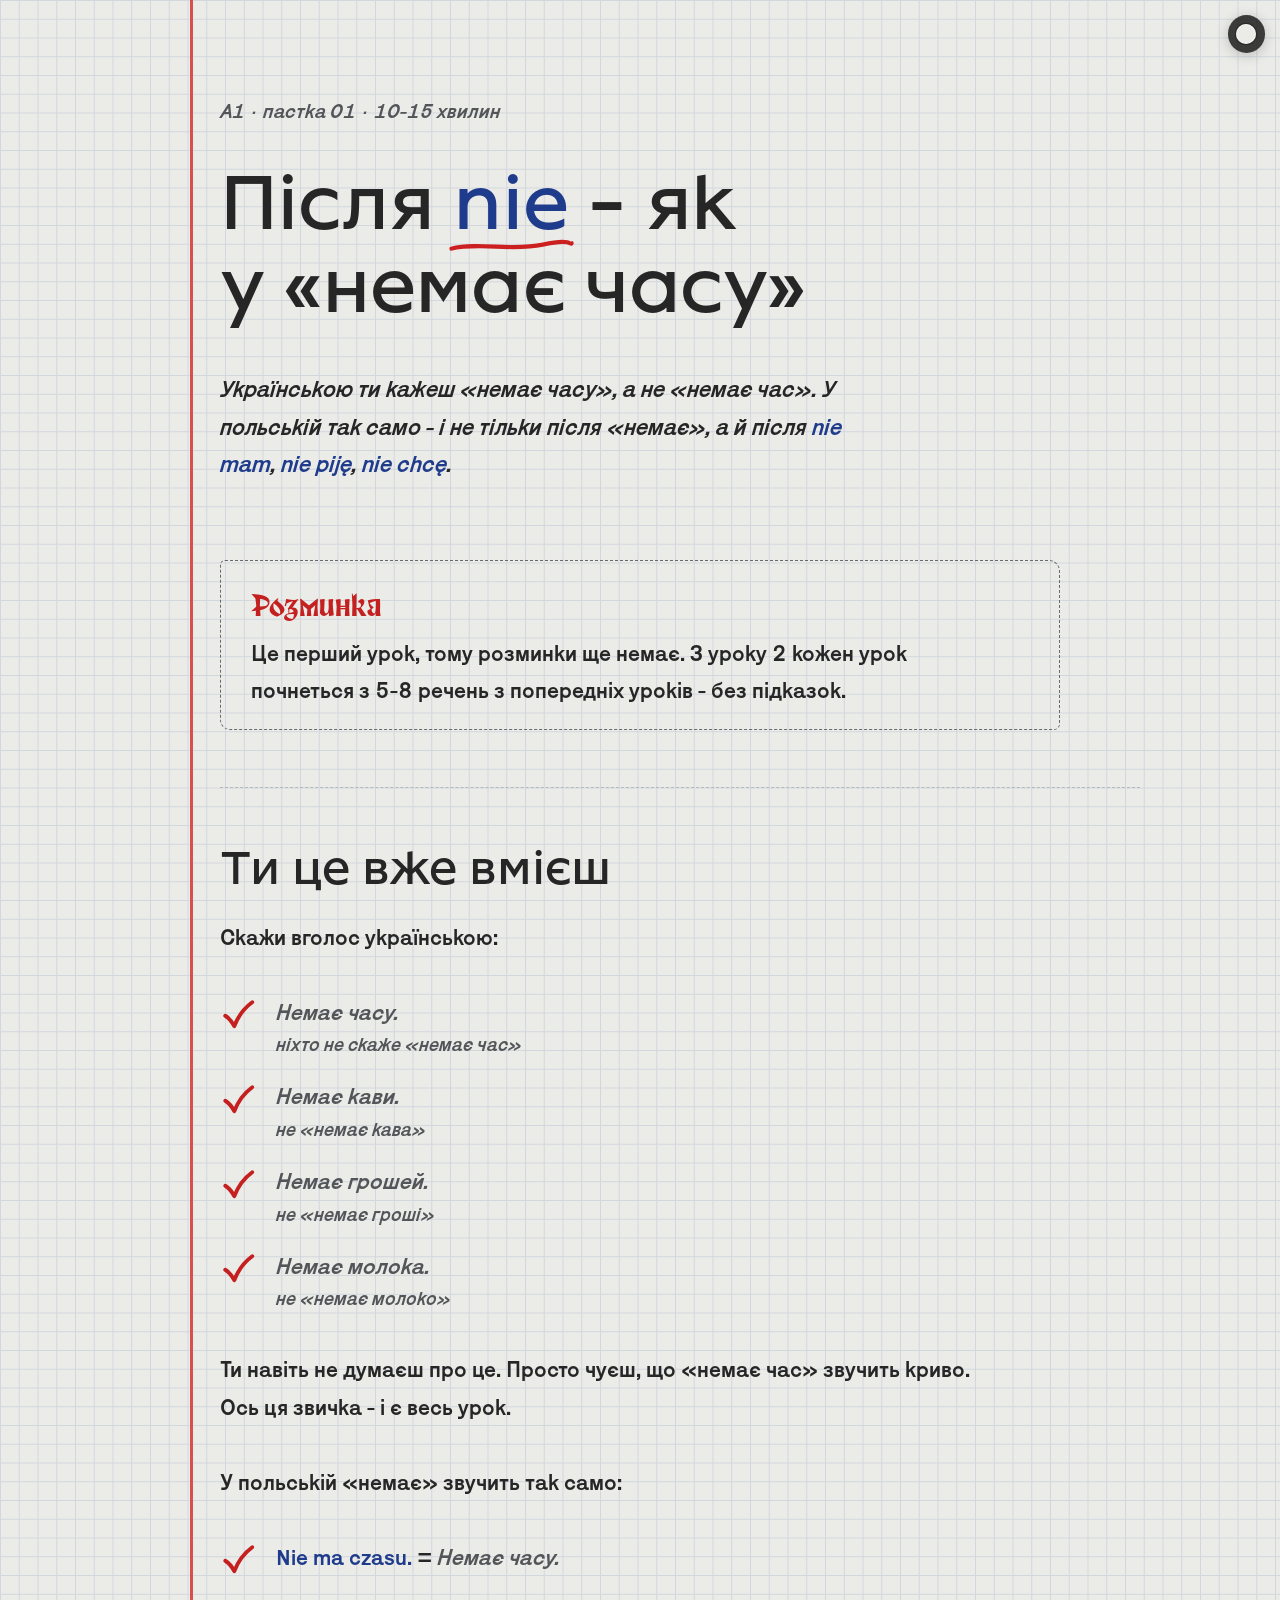
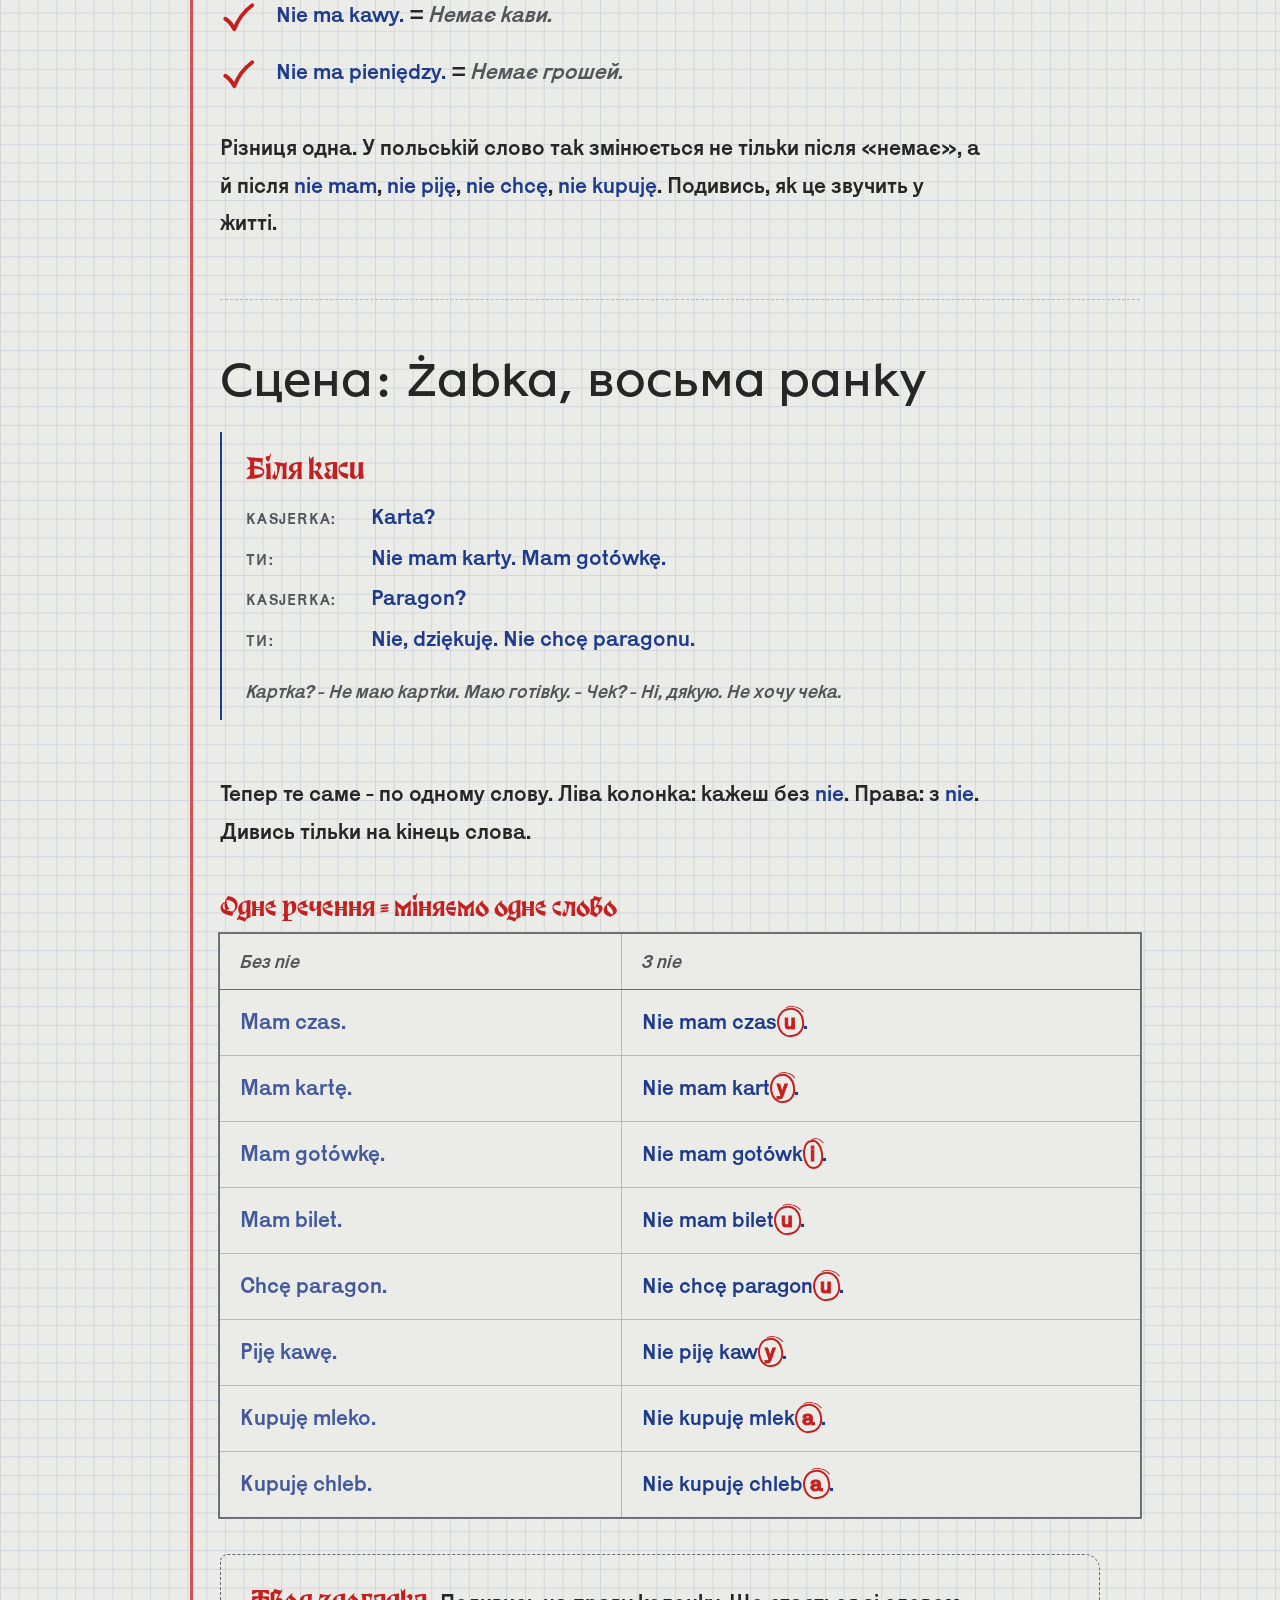
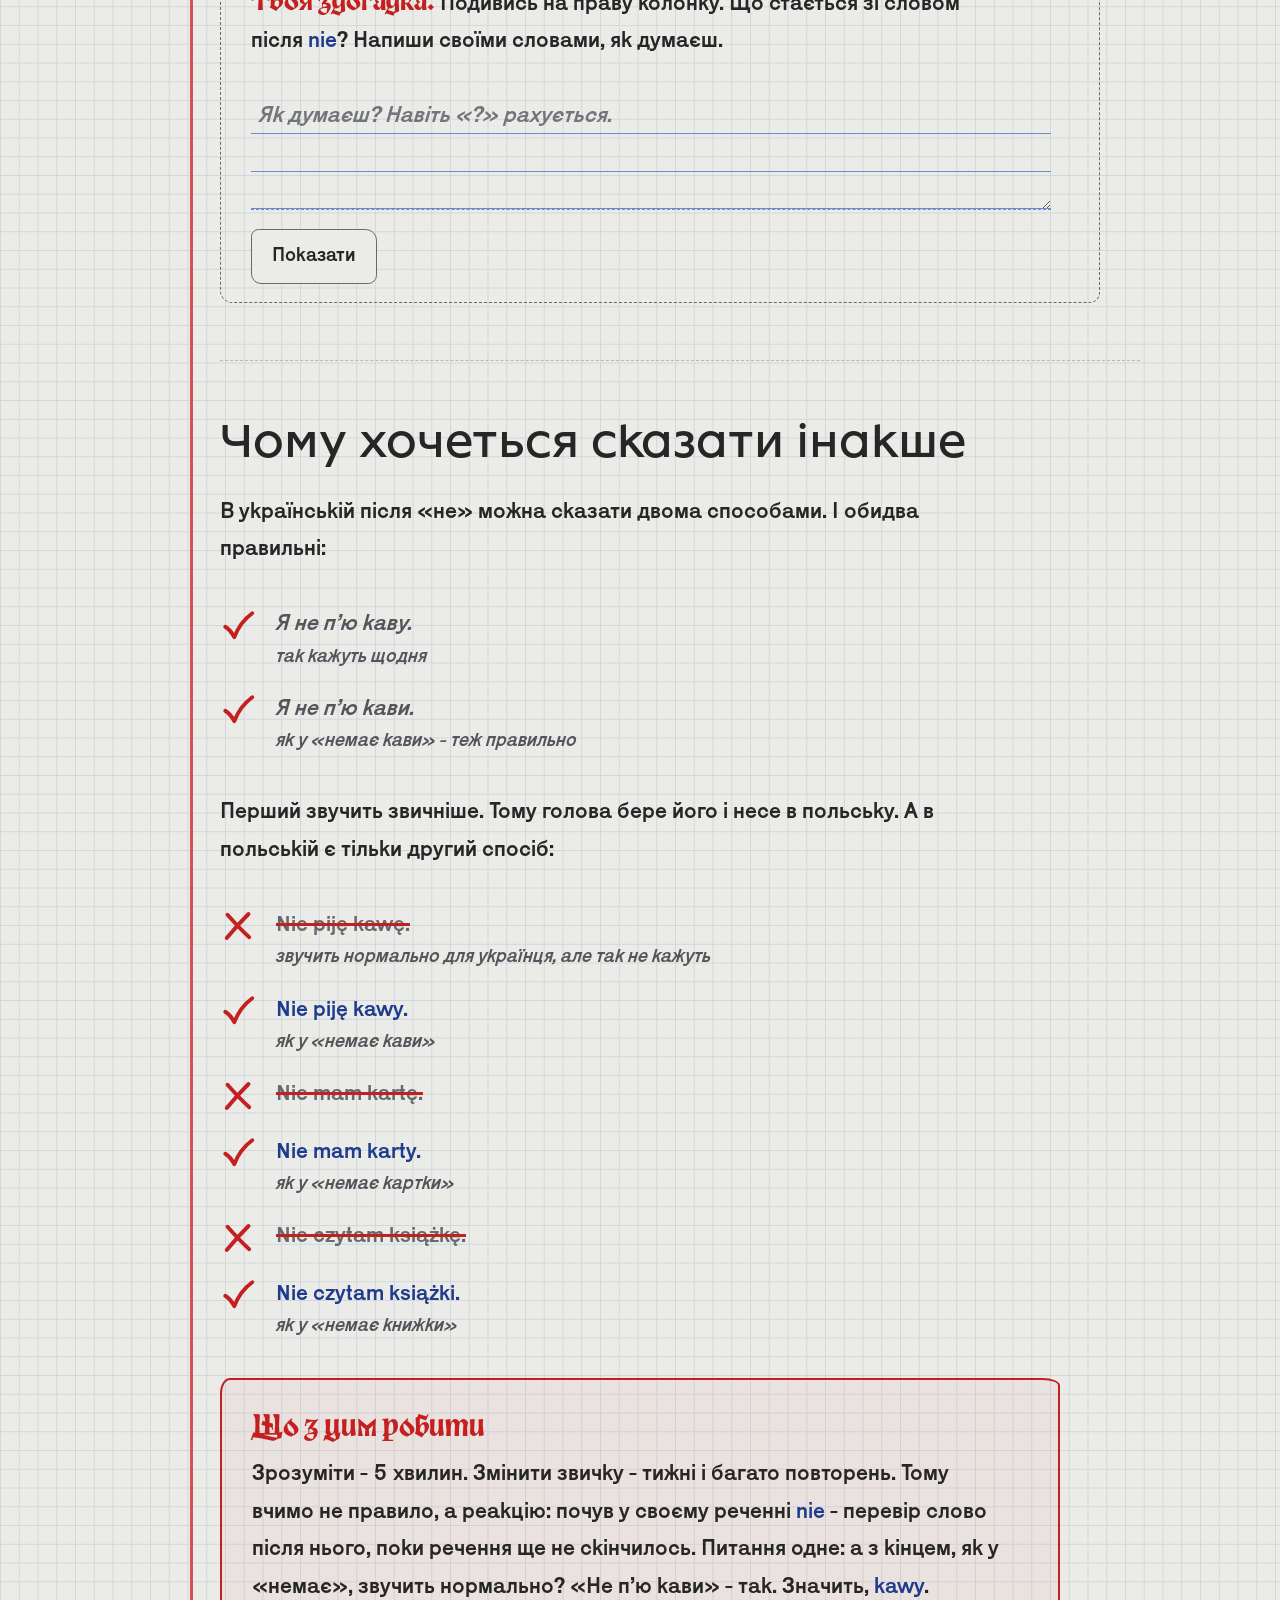
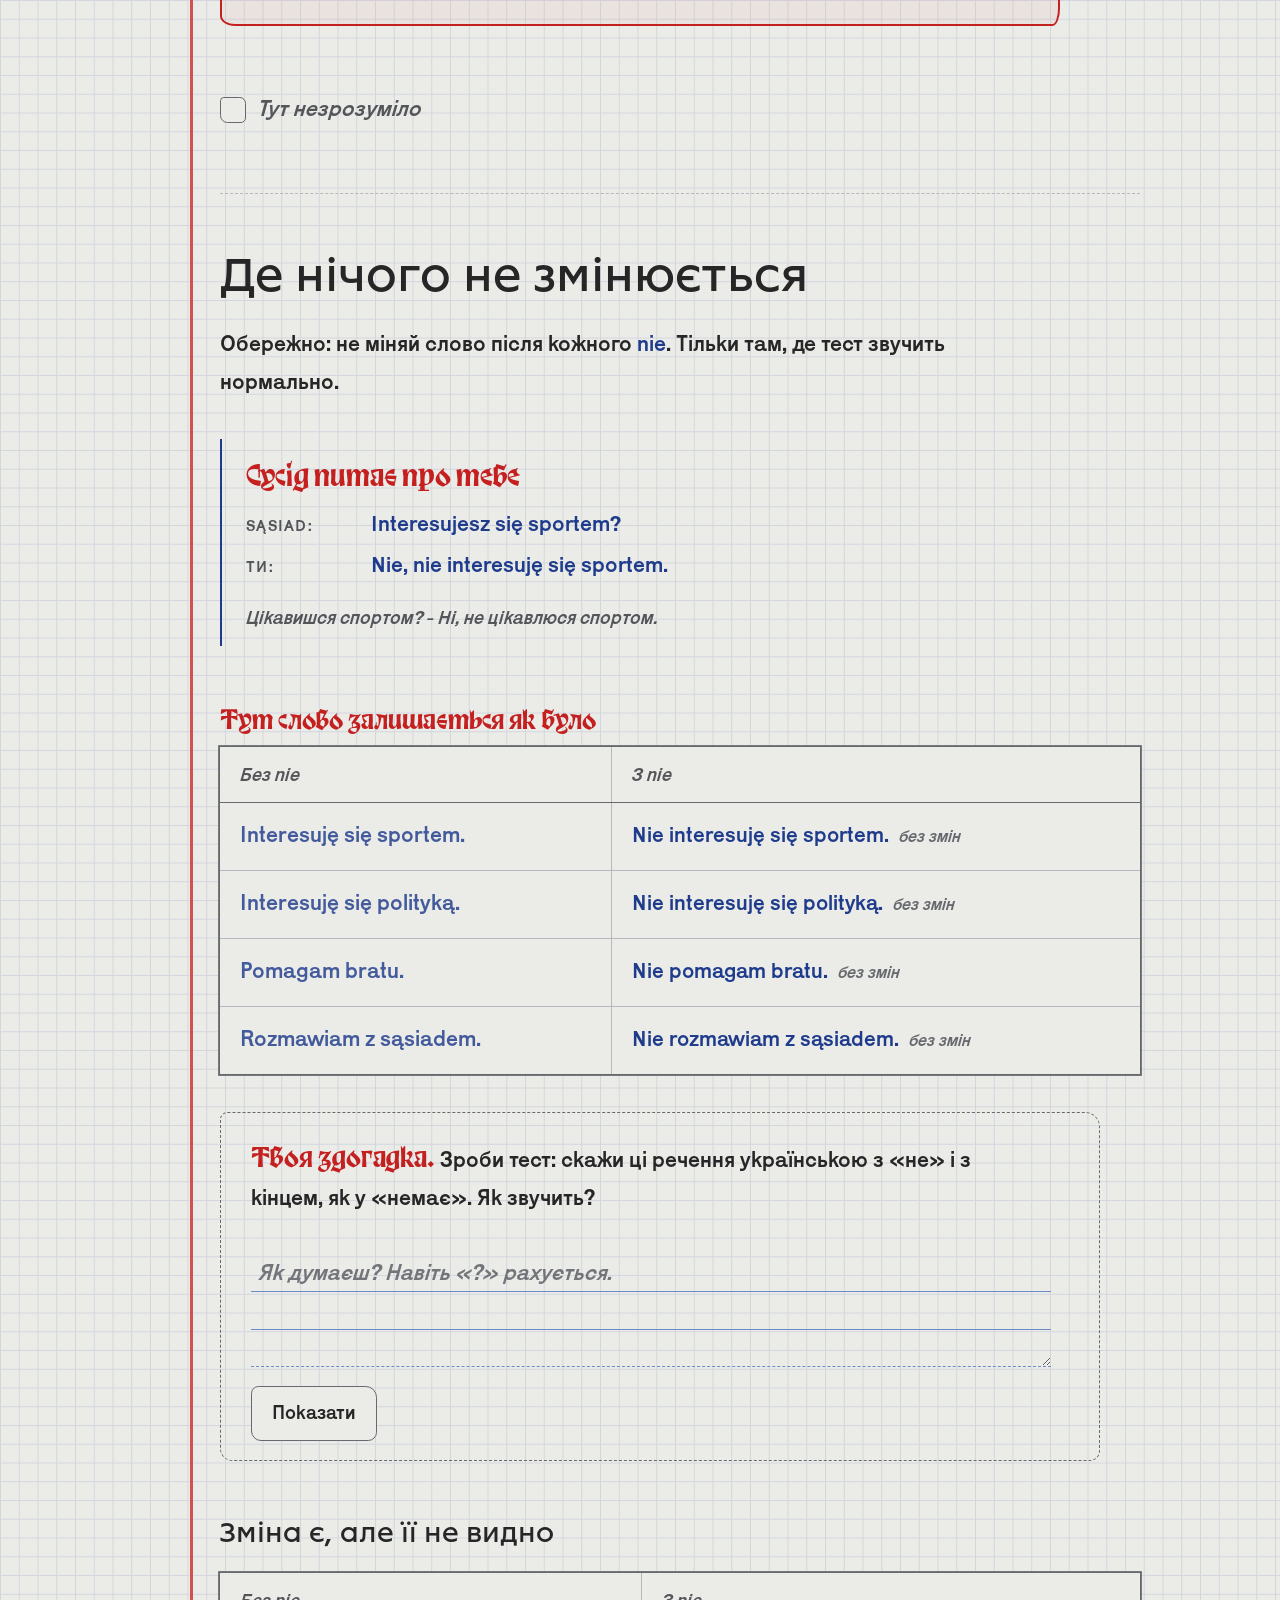
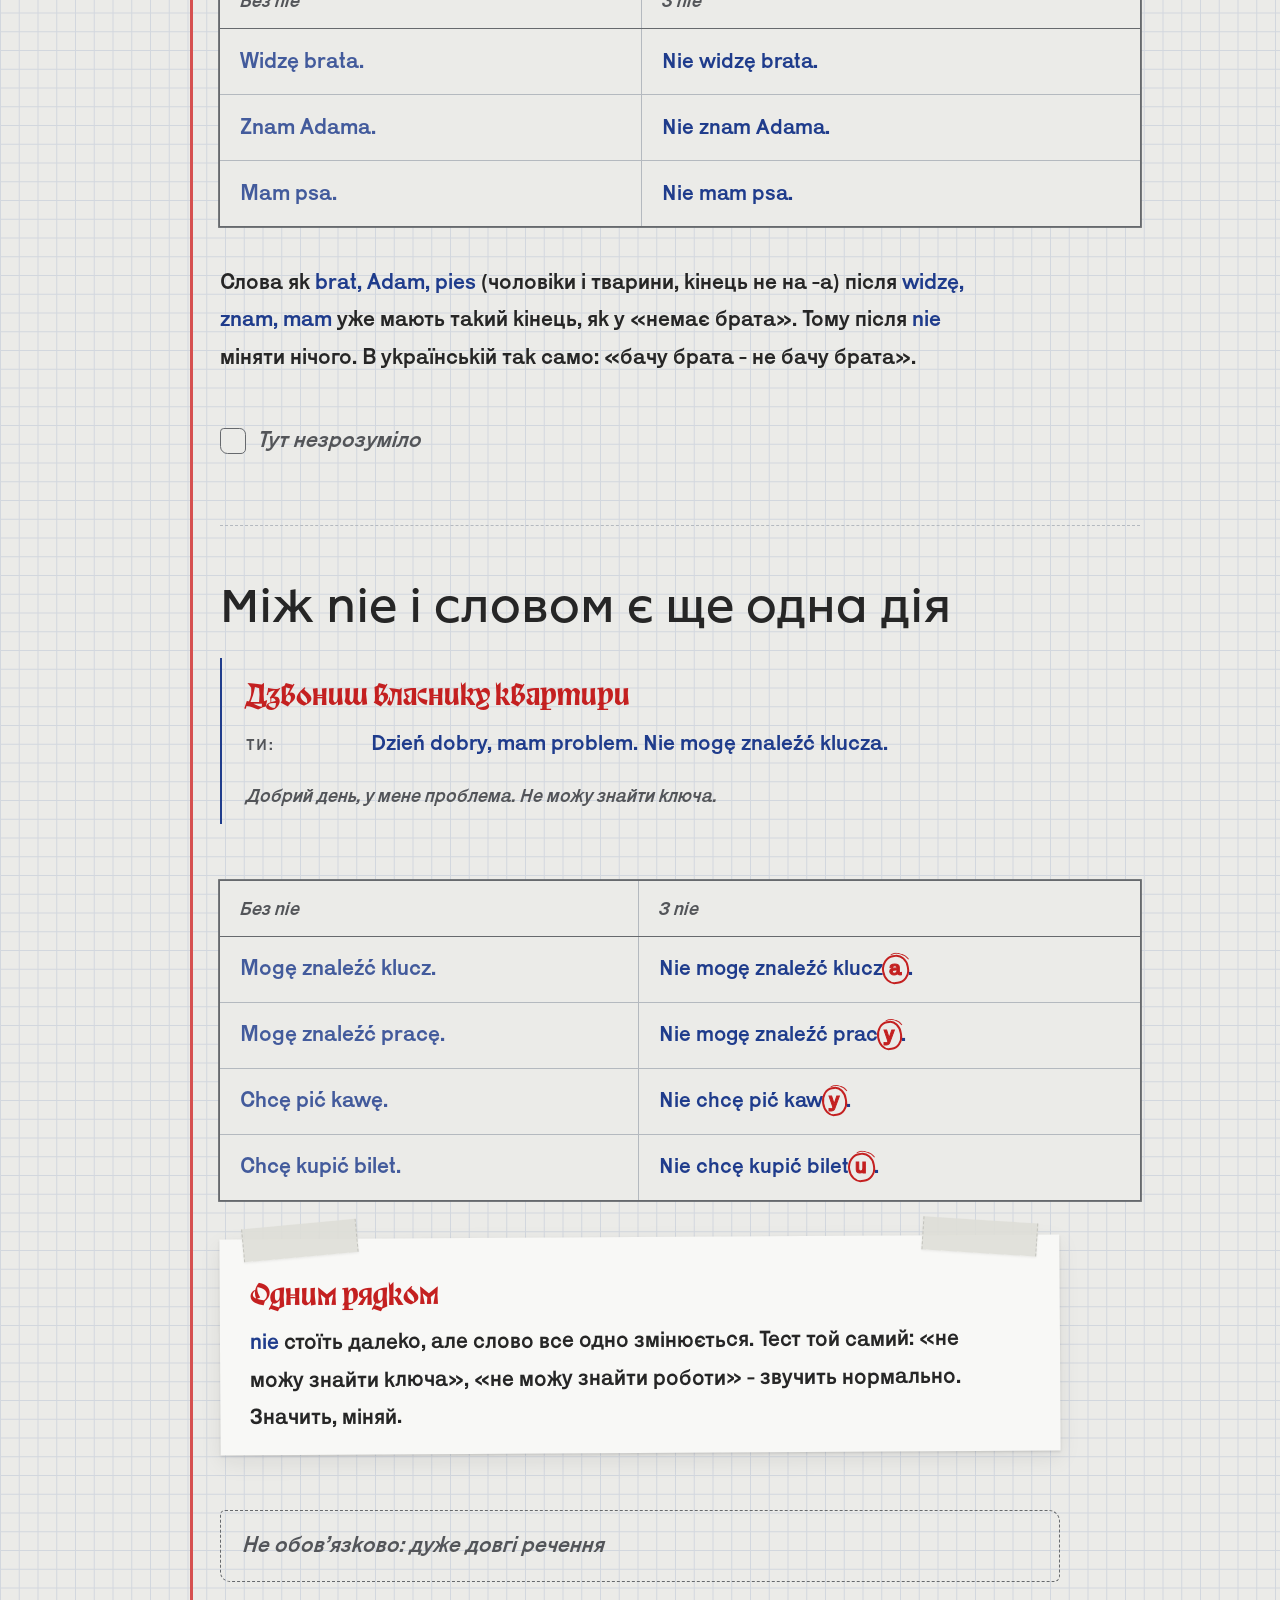
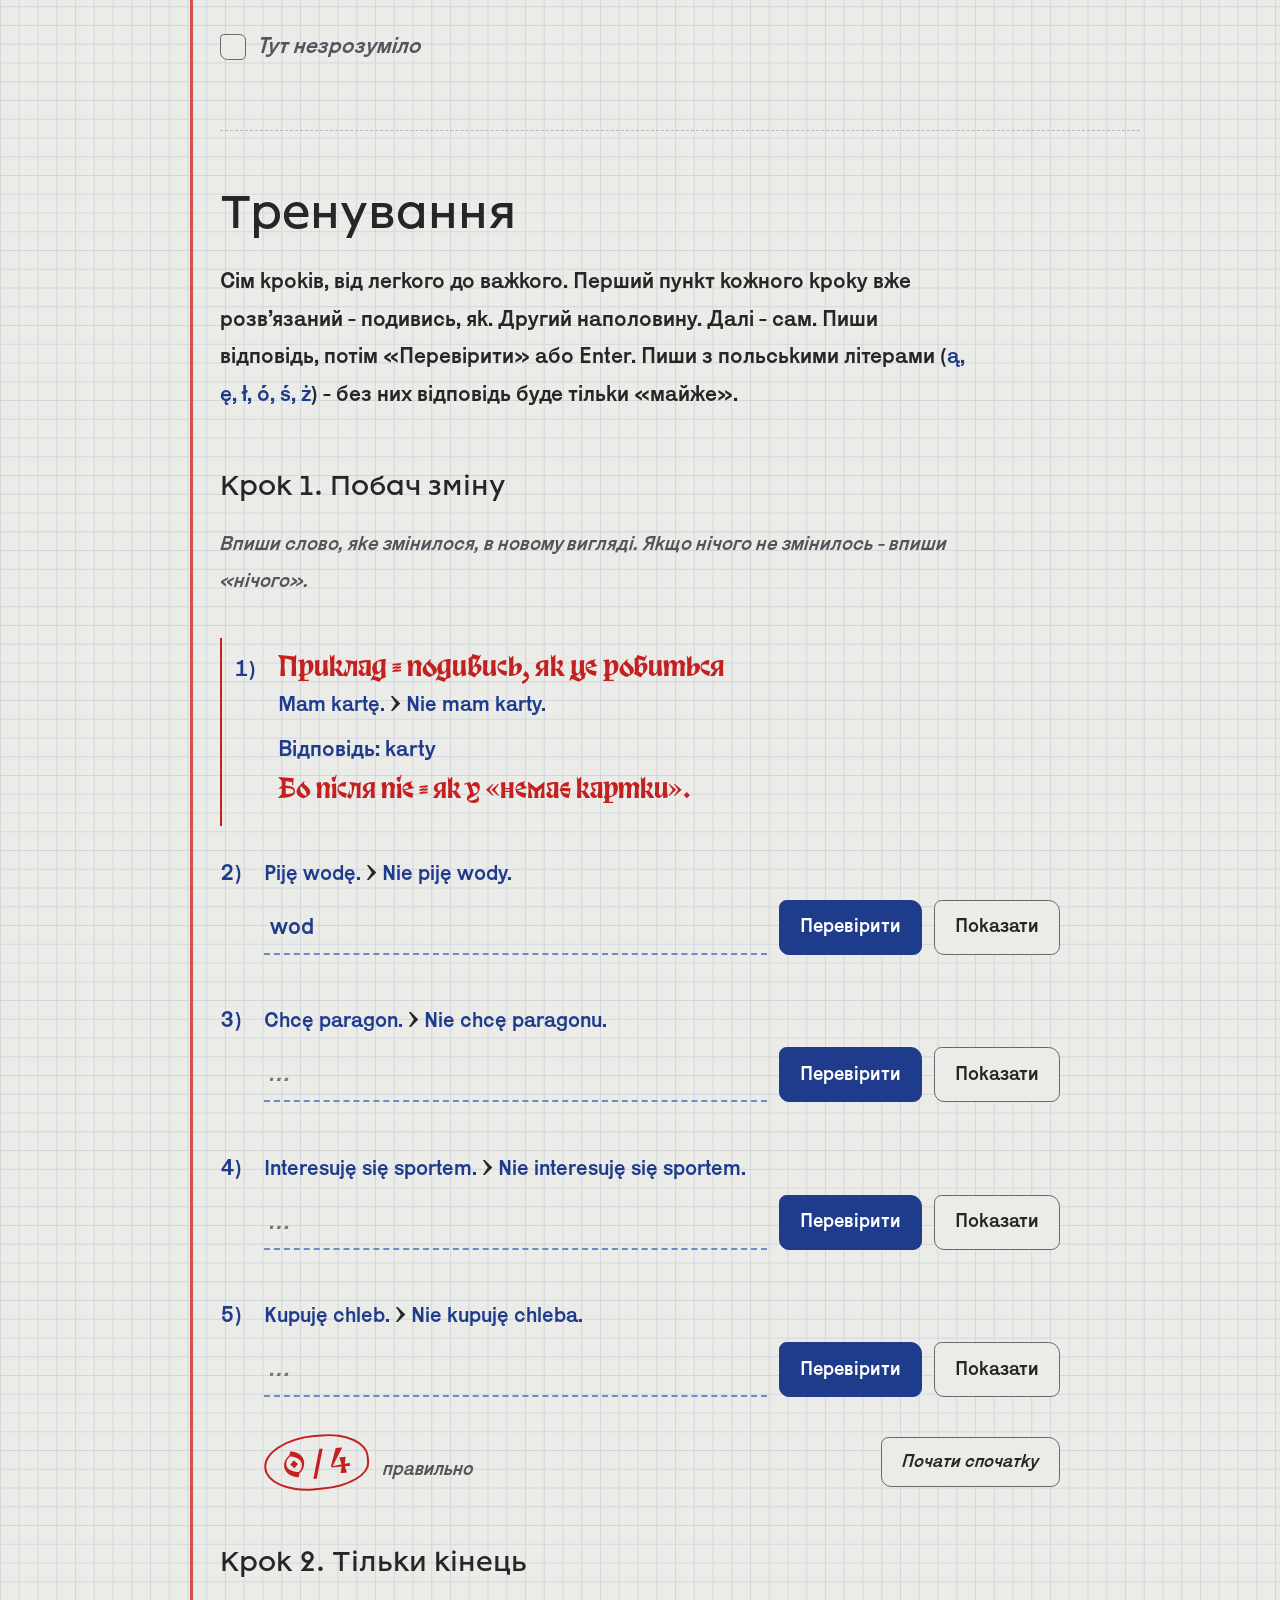
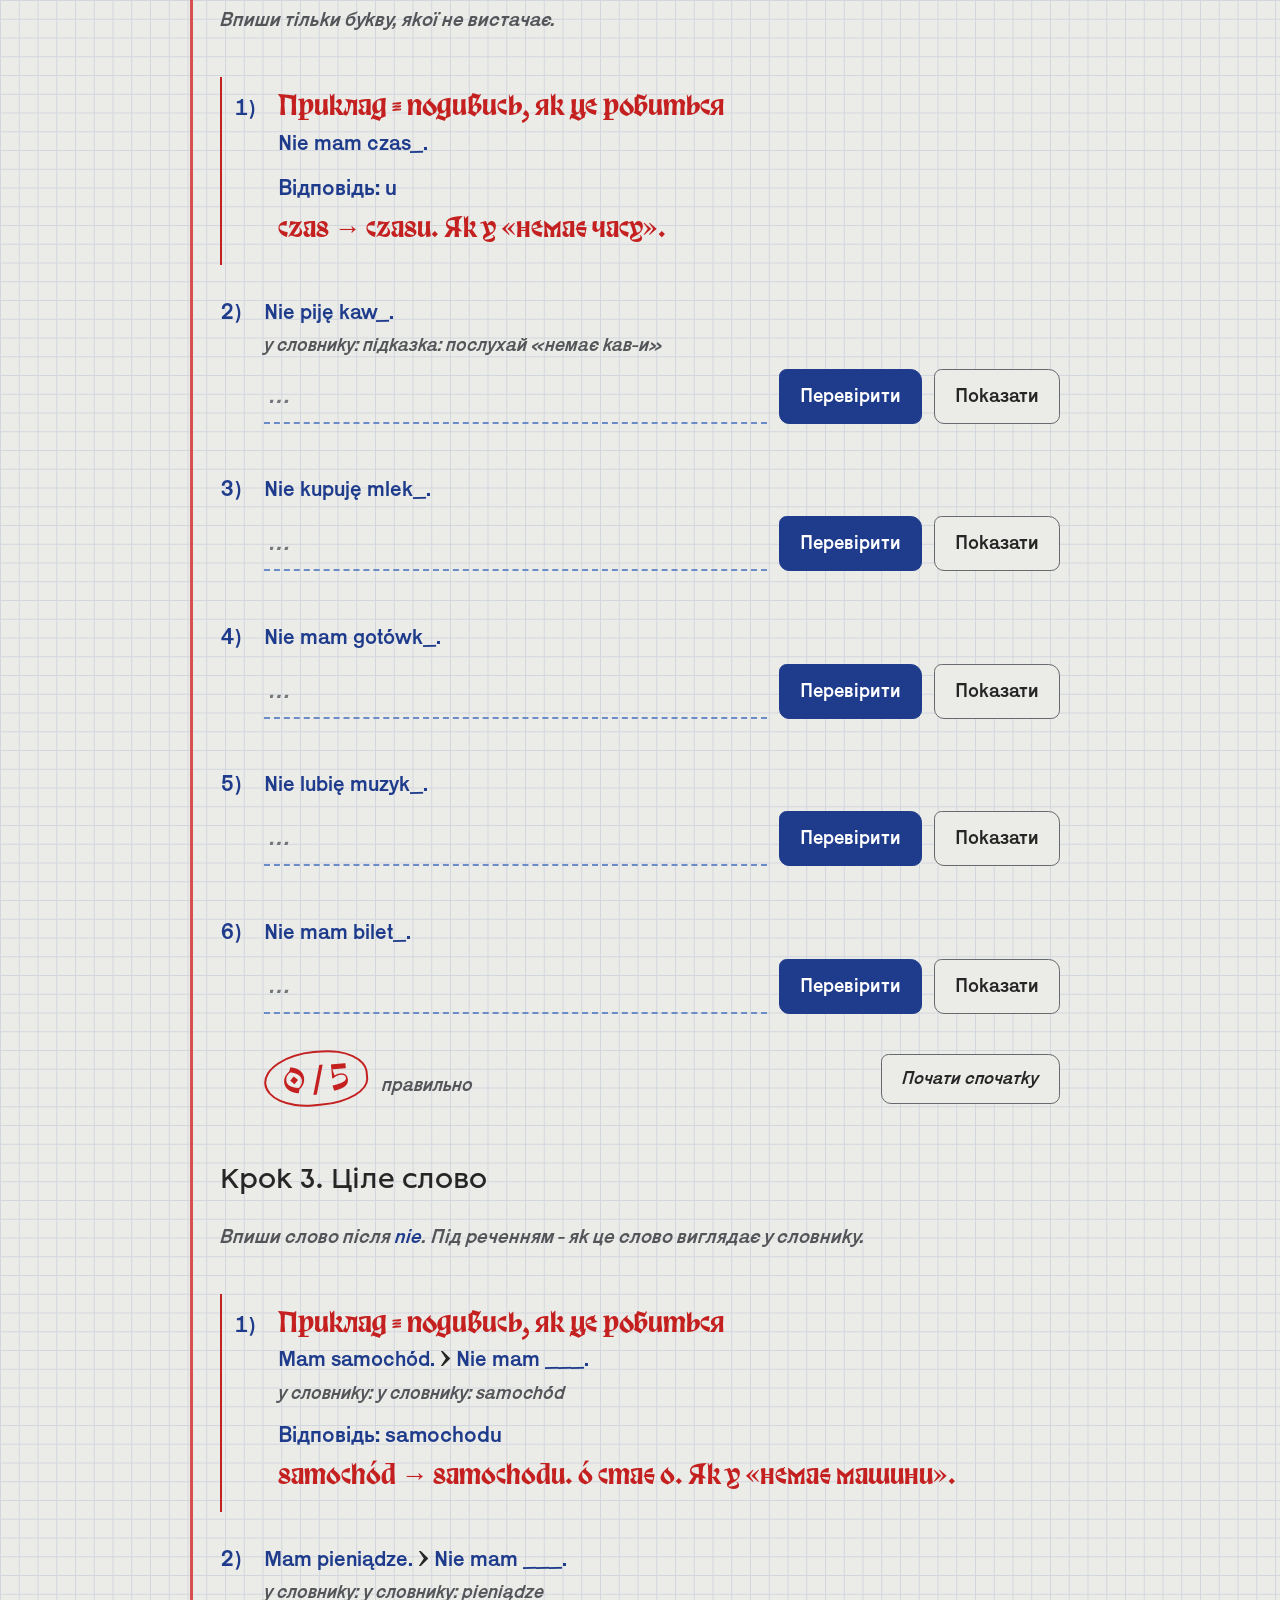
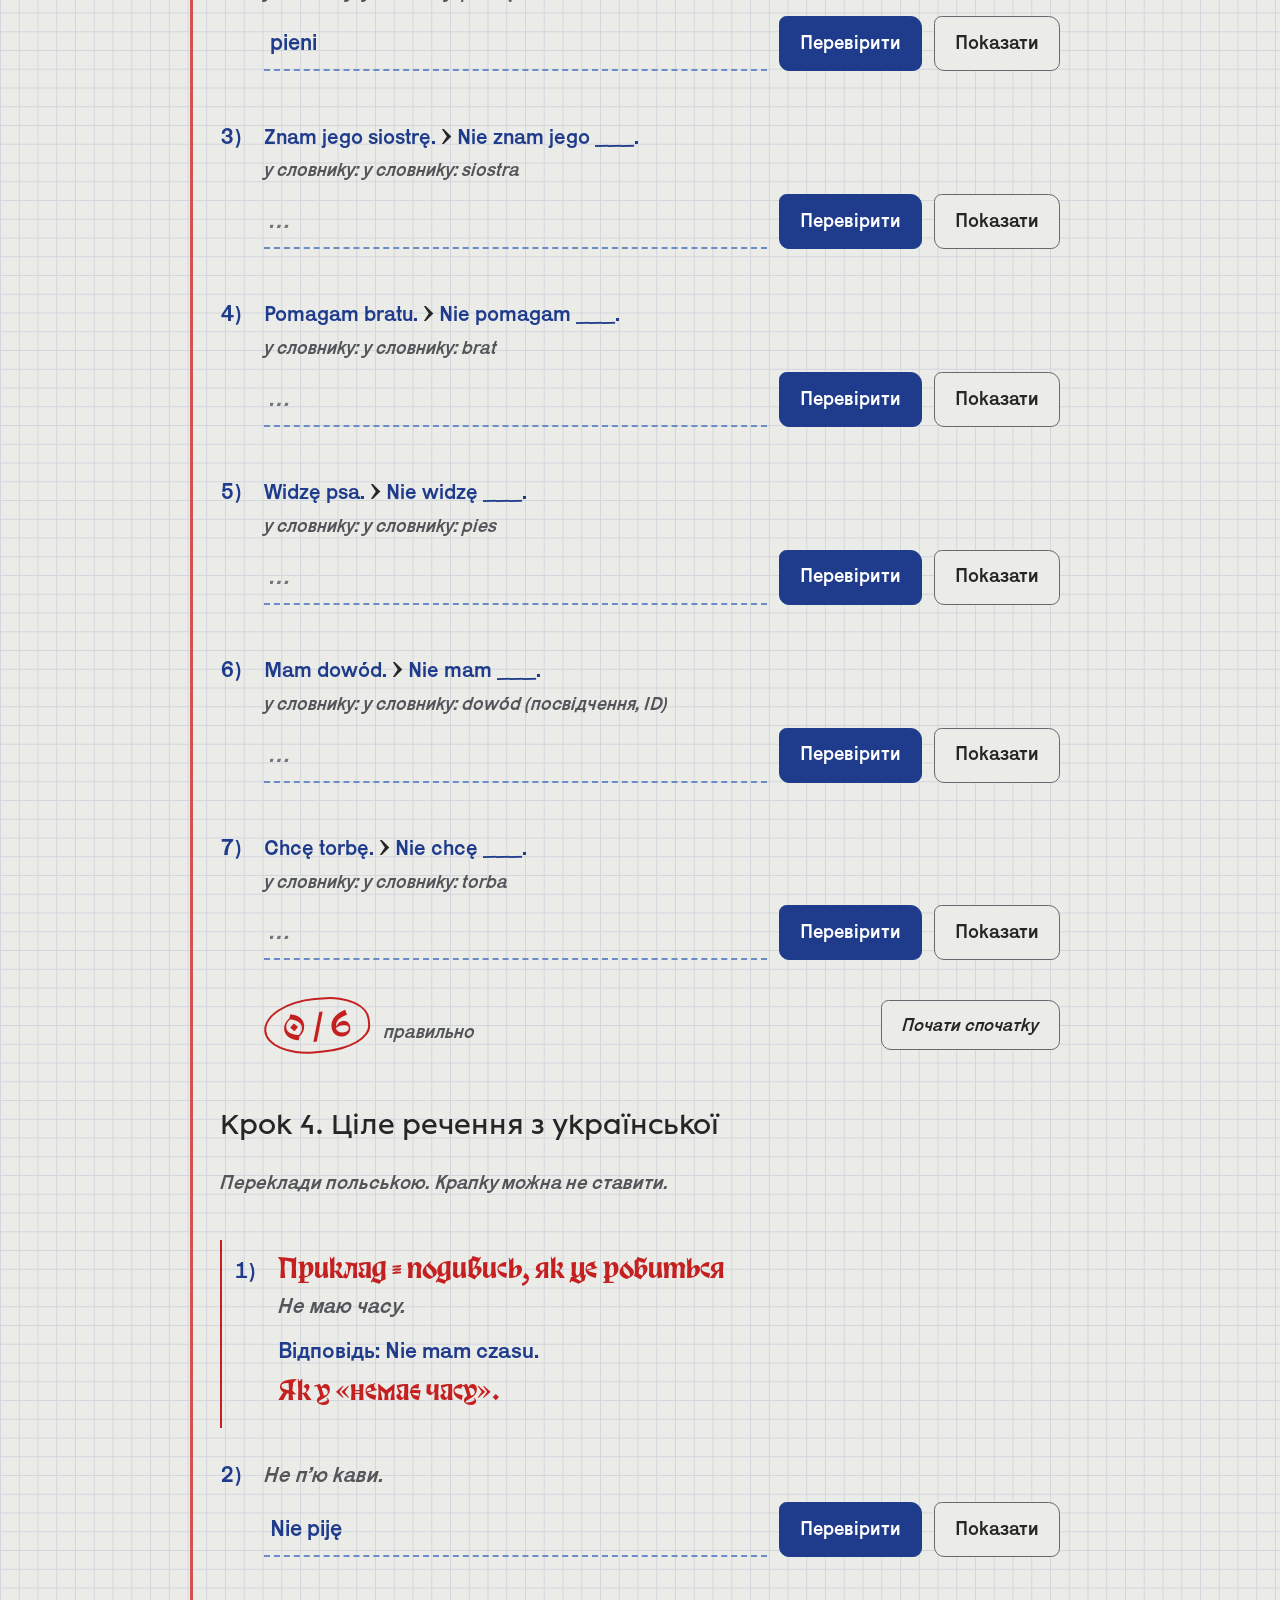
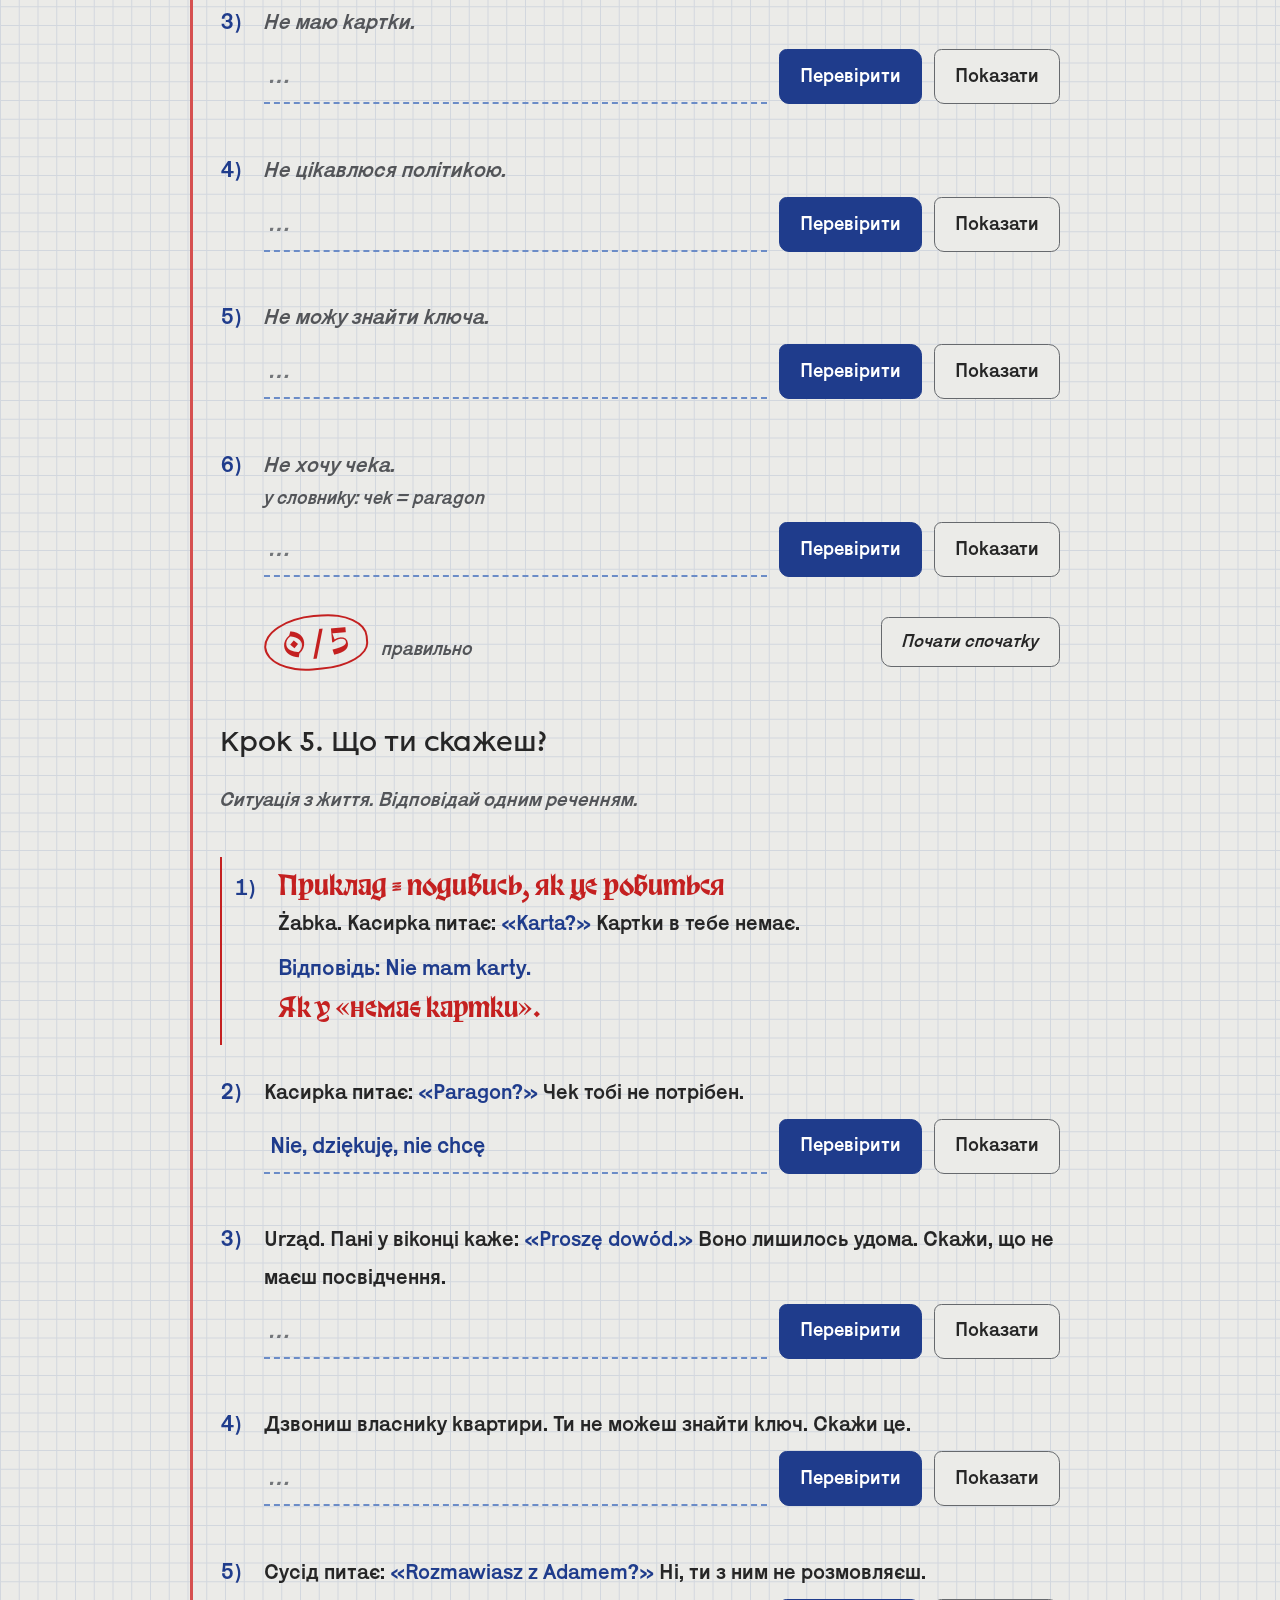
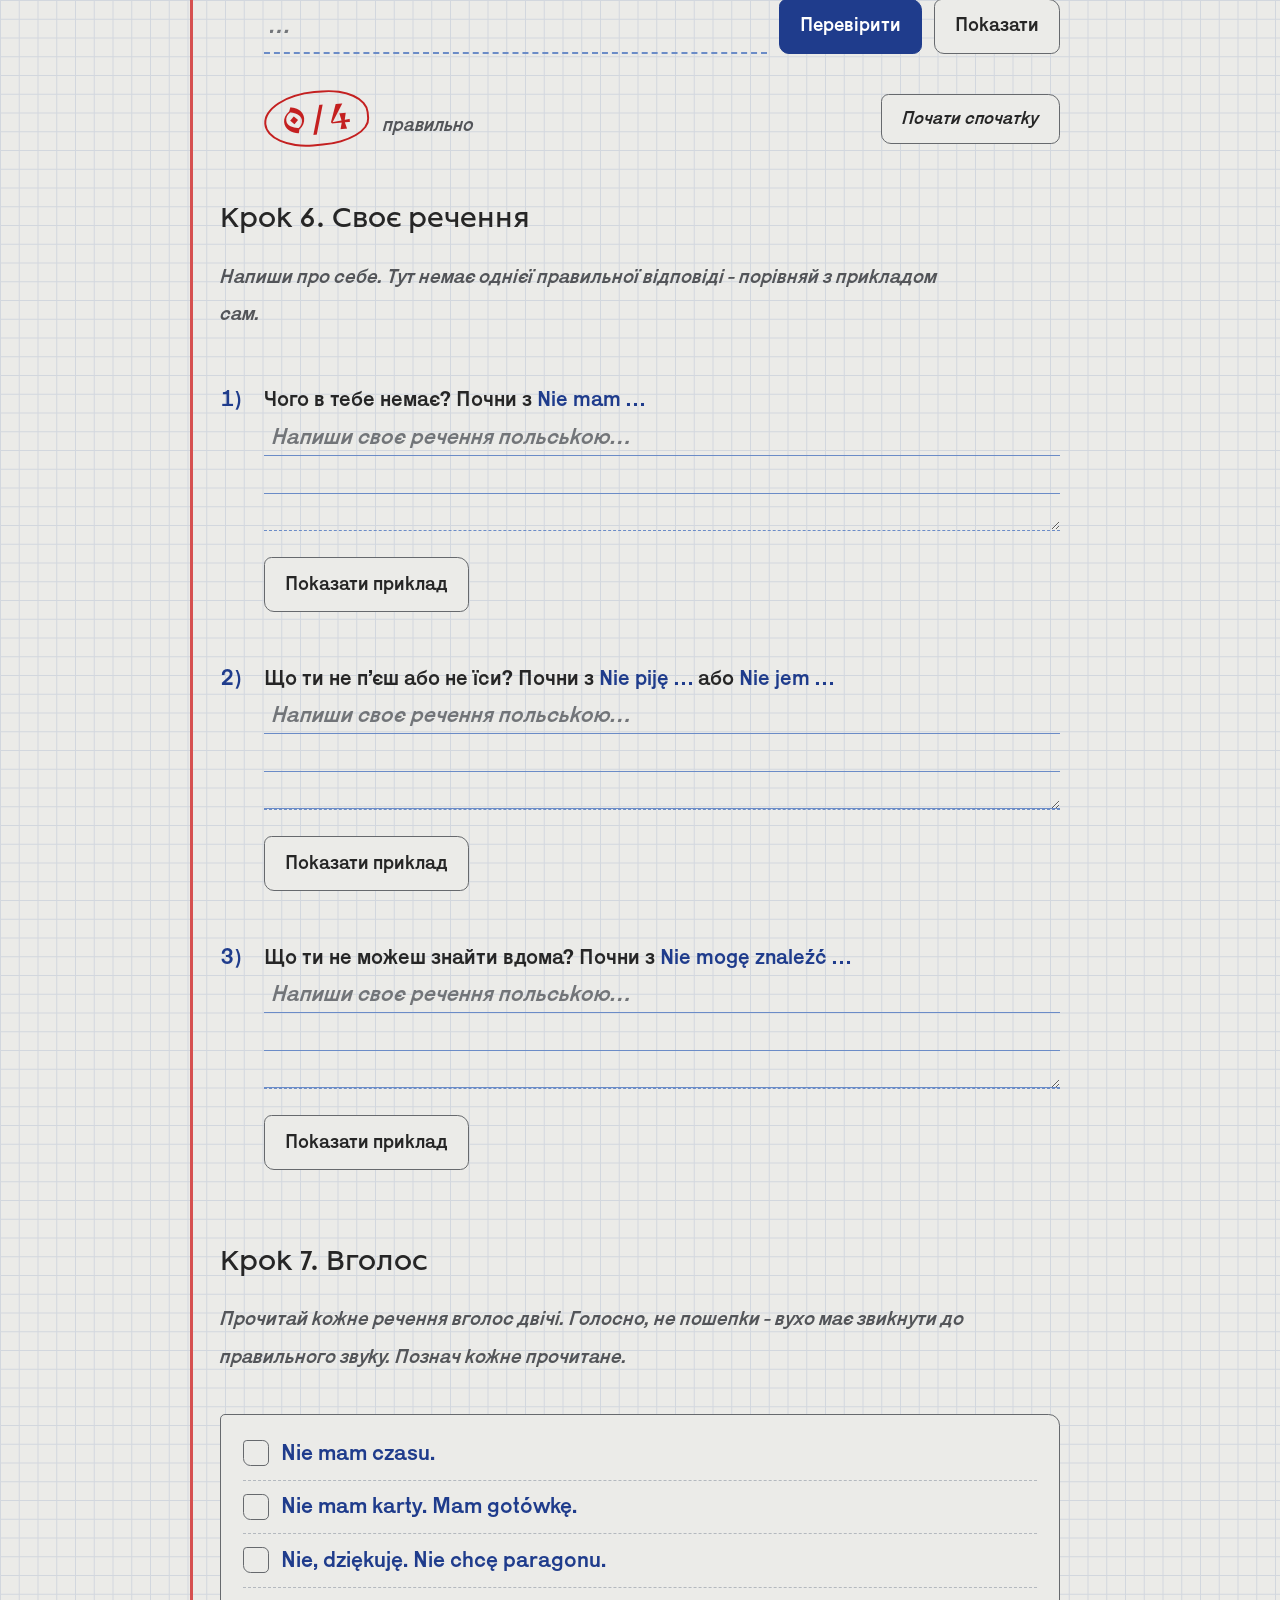
<file: lessons/0001-dopelniacz-po-zaprzeczeniu.html>
<!DOCTYPE html>
<html lang="uk">
<head>
<meta charset="utf-8">
<meta name="viewport" content="width=device-width, initial-scale=1">
<title>Урок 1 - Nie mam czasu</title>
<link rel="stylesheet" href="../assets/kurs.css">
<script src="../assets/palette.js"></script>
<script defer src="../assets/quiz.js"></script>
</head>
<body>
<main class="wrap">

<header class="masthead">
  <p class="eyebrow">A1 · пастка 01 · 10-15 хвилин</p>
  <h1>Після <span class="pl">nie</span> - як у «немає часу»</h1>
  <p class="standfirst">Українською ти кажеш «немає часу», а не «немає час». У польській так само - і не тільки після «немає», а й після <span class="pl">nie mam</span>, <span class="pl">nie piję</span>, <span class="pl">nie chcę</span>.</p>
</header>

<div class="box">
  <p class="label">Розминка</p>
  <p>Це перший урок, тому розминки ще немає. З уроку 2 кожен урок почнеться з 5-8 речень з попередніх уроків - без підказок.</p>
</div>

<!-- ============ 1. Anchor ============ -->

<h2>Ти це вже вмієш</h2>

<p>Скажи вголос українською:</p>

<ul class="pairs">
  <li><span class="mark yes">✓</span> <span class="ua">Немає часу.</span> <span class="gloss">ніхто не скаже «немає час»</span></li>
  <li><span class="mark yes">✓</span> <span class="ua">Немає кави.</span> <span class="gloss">не «немає кава»</span></li>
  <li><span class="mark yes">✓</span> <span class="ua">Немає грошей.</span> <span class="gloss">не «немає гроші»</span></li>
  <li><span class="mark yes">✓</span> <span class="ua">Немає молока.</span> <span class="gloss">не «немає молоко»</span></li>
</ul>

<p>Ти навіть не думаєш про це. Просто чуєш, що «немає час» звучить криво. Ось ця звичка - і є весь урок.</p>

<p>У польській «немає» звучить так само:</p>

<ul class="pairs">
  <li><span class="mark yes">✓</span> <span><span class="pl">Nie ma czasu.</span> = <span class="ua">Немає часу.</span></span></li>
  <li><span class="mark yes">✓</span> <span><span class="pl">Nie ma kawy.</span> = <span class="ua">Немає кави.</span></span></li>
  <li><span class="mark yes">✓</span> <span><span class="pl">Nie ma pieniędzy.</span> = <span class="ua">Немає грошей.</span></span></li>
</ul>

<p>Різниця одна. У польській слово так змінюється не тільки після «немає», а й після <span class="pl">nie mam</span>, <span class="pl">nie piję</span>, <span class="pl">nie chcę</span>, <span class="pl">nie kupuję</span>. Подивись, як це звучить у житті.</p>

<!-- ============ 2. Examples first ============ -->

<h2>Сцена: Żabka, восьма ранку</h2>

<div class="box scene">
  <p class="label">Біля каси</p>
  <p class="dialog">
    <span class="who">Kasjerka:</span> <span class="pl">Karta?</span><br>
    <span class="who">Ти:</span> <span class="pl">Nie mam karty. Mam gotówkę.</span><br>
    <span class="who">Kasjerka:</span> <span class="pl">Paragon?</span><br>
    <span class="who">Ти:</span> <span class="pl">Nie, dziękuję. Nie chcę paragonu.</span>
  </p>
  <p class="gloss-line">Картка? - Не маю картки. Маю готівку. - Чек? - Ні, дякую. Не хочу чека.</p>
</div>

<p>Тепер те саме - по одному слову. Ліва колонка: кажеш без <span class="pl">nie</span>. Права: з <span class="pl">nie</span>. Дивись тільки на кінець слова.</p>

<table class="ex">
  <caption>Одне речення - міняємо одне слово</caption>
  <thead><tr><th>Без nie</th><th>З nie</th></tr></thead>
  <tbody>
    <tr><td><span class="pl">Mam czas.</span></td><td><span class="pl">Nie mam czas<span class="chg">u</span>.</span></td></tr>
    <tr><td><span class="pl">Mam kartę.</span></td><td><span class="pl">Nie mam kart<span class="chg">y</span>.</span></td></tr>
    <tr><td><span class="pl">Mam gotówkę.</span></td><td><span class="pl">Nie mam gotówk<span class="chg">i</span>.</span></td></tr>
    <tr><td><span class="pl">Mam bilet.</span></td><td><span class="pl">Nie mam bilet<span class="chg">u</span>.</span></td></tr>
    <tr><td><span class="pl">Chcę paragon.</span></td><td><span class="pl">Nie chcę paragon<span class="chg">u</span>.</span></td></tr>
    <tr><td><span class="pl">Piję kawę.</span></td><td><span class="pl">Nie piję kaw<span class="chg">y</span>.</span></td></tr>
    <tr><td><span class="pl">Kupuję mleko.</span></td><td><span class="pl">Nie kupuję mlek<span class="chg">a</span>.</span></td></tr>
    <tr><td><span class="pl">Kupuję chleb.</span></td><td><span class="pl">Nie kupuję chleb<span class="chg">a</span>.</span></td></tr>
  </tbody>
</table>

<div class="guess" data-guess>
  <p class="prompt"><strong>Твоя здогадка.</strong> Подивись на праву колонку. Що стається зі словом після <span class="pl">nie</span>? Напиши своїми словами, як думаєш.</p>
  <div class="reveal">
    <div class="box rule">
      <p class="label">Одним рядком</p>
      <p class="formula">Після <span class="pl">nie</span> кінець слова змінюється - так само, як у «немає часу».</p>
    </div>
    <p><strong>Тест у голові:</strong> скажи це українською з «не» і з кінцем, як у «немає»: «не маю часу», «не маю картки», «не п’ю кави», «не купую хліба». Звучить нормально? Тоді в польській після <span class="pl">nie</span> - тільки так.</p>
    <p>Кінець буває різний: <span class="pl">-u, -y, -i, -a</span>. Не вчи це зараз. Часто українське «немає» саме підкаже звук: <span class="ua">немає кав<b>и</b></span> → <span class="pl">kawy</span>, <span class="ua">немає молок<b>а</b></span> → <span class="pl">mleka</span>, <span class="ua">немає хліб<b>а</b></span> → <span class="pl">chleba</span>. Де не підкаже - дивись <a href="../reference/0001-dopelniacz-sciagawka.html">шпаргалку</a>.</p>
  </div>
</div>

<!-- ============ 3. Why a Ukrainian ear trips ============ -->

<h2>Чому хочеться сказати інакше</h2>

<p>В українській після «не» можна сказати двома способами. І обидва правильні:</p>

<ul class="pairs">
  <li><span class="mark yes">✓</span> <span class="ua">Я не п’ю каву.</span> <span class="gloss">так кажуть щодня</span></li>
  <li><span class="mark yes">✓</span> <span class="ua">Я не п’ю кави.</span> <span class="gloss">як у «немає кави» - теж правильно</span></li>
</ul>

<p>Перший звучить звичніше. Тому голова бере його і несе в польську. А в польській є тільки другий спосіб:</p>

<ul class="pairs">
  <li><span class="mark no">✗</span> <span class="pl-bad">Nie piję kawę.</span> <span class="gloss">звучить нормально для українця, але так не кажуть</span></li>
  <li><span class="mark yes">✓</span> <span class="pl">Nie piję kawy.</span> <span class="gloss">як у «немає кави»</span></li>
  <li><span class="mark no">✗</span> <span class="pl-bad">Nie mam kartę.</span></li>
  <li><span class="mark yes">✓</span> <span class="pl">Nie mam karty.</span> <span class="gloss">як у «немає картки»</span></li>
  <li><span class="mark no">✗</span> <span class="pl-bad">Nie czytam książkę.</span></li>
  <li><span class="mark yes">✓</span> <span class="pl">Nie czytam książki.</span> <span class="gloss">як у «немає книжки»</span></li>
</ul>

<div class="box trap">
  <p class="label">Що з цим робити</p>
  <p>Зрозуміти - 5 хвилин. Змінити звичку - тижні і багато повторень. Тому вчимо не правило, а реакцію: почув у своєму реченні <span class="pl">nie</span> - перевір слово після нього, поки речення ще не скінчилось. Питання одне: а з кінцем, як у «немає», звучить нормально? «Не п’ю кави» - так. Значить, <span class="pl">kawy</span>.</p>
</div>

<p class="lost" data-lost="Після nie слово змінюється"></p>

<!-- ============ 4. Where it does not fire ============ -->

<h2>Де нічого не змінюється</h2>

<p>Обережно: не міняй слово після кожного <span class="pl">nie</span>. Тільки там, де тест звучить нормально.</p>

<div class="box scene">
  <p class="label">Сусід питає про тебе</p>
  <p class="dialog">
    <span class="who">Sąsiad:</span> <span class="pl">Interesujesz się sportem?</span><br>
    <span class="who">Ти:</span> <span class="pl">Nie, nie interesuję się sportem.</span>
  </p>
  <p class="gloss-line">Цікавишся спортом? - Ні, не цікавлюся спортом.</p>
</div>

<table class="ex">
  <caption>Тут слово залишається як було</caption>
  <thead><tr><th>Без nie</th><th>З nie</th></tr></thead>
  <tbody>
    <tr><td><span class="pl">Interesuję się sportem.</span></td><td><span class="pl">Nie interesuję się sportem.</span> <span class="same">без змін</span></td></tr>
    <tr><td><span class="pl">Interesuję się polityką.</span></td><td><span class="pl">Nie interesuję się polityką.</span> <span class="same">без змін</span></td></tr>
    <tr><td><span class="pl">Pomagam bratu.</span></td><td><span class="pl">Nie pomagam bratu.</span> <span class="same">без змін</span></td></tr>
    <tr><td><span class="pl">Rozmawiam z sąsiadem.</span></td><td><span class="pl">Nie rozmawiam z sąsiadem.</span> <span class="same">без змін</span></td></tr>
  </tbody>
</table>

<div class="guess" data-guess>
  <p class="prompt"><strong>Твоя здогадка.</strong> Зроби тест: скажи ці речення українською з «не» і з кінцем, як у «немає». Як звучить?</p>
  <div class="reveal">
    <div class="box rule">
      <p class="label">Одним рядком</p>
      <p class="formula">Якщо з кінцем, як у «немає», звучить криво - після <span class="pl">nie</span> нічого не міняй.</p>
    </div>
    <p>«Не цікавлюся спорту», «не допомагаю брата», «не розмовляю з сусіда» - так ніхто не каже. Тому й у польській слово залишається, як було.</p>
  </div>
</div>

<h3>Зміна є, але її не видно</h3>

<table class="ex">
  <thead><tr><th>Без nie</th><th>З nie</th></tr></thead>
  <tbody>
    <tr><td><span class="pl">Widzę brata.</span></td><td><span class="pl">Nie widzę brata.</span></td></tr>
    <tr><td><span class="pl">Znam Adama.</span></td><td><span class="pl">Nie znam Adama.</span></td></tr>
    <tr><td><span class="pl">Mam psa.</span></td><td><span class="pl">Nie mam psa.</span></td></tr>
  </tbody>
</table>

<p>Слова як <span class="pl">brat, Adam, pies</span> (чоловіки і тварини, кінець не на -a) після <span class="pl">widzę, znam, mam</span> уже мають такий кінець, як у «немає брата». Тому після <span class="pl">nie</span> міняти нічого. В українській так само: «бачу брата - не бачу брата».</p>

<p class="lost" data-lost="Де нічого не змінюється"></p>

<!-- ============ 5. Extra: nie far from the word ============ -->

<h2>Між nie і словом є ще одна дія</h2>

<div class="box scene">
  <p class="label">Дзвониш власнику квартири</p>
  <p class="dialog">
    <span class="who">Ти:</span> <span class="pl">Dzień dobry, mam problem. Nie mogę znaleźć klucza.</span>
  </p>
  <p class="gloss-line">Добрий день, у мене проблема. Не можу знайти ключа.</p>
</div>

<table class="ex">
  <thead><tr><th>Без nie</th><th>З nie</th></tr></thead>
  <tbody>
    <tr><td><span class="pl">Mogę znaleźć klucz.</span></td><td><span class="pl">Nie mogę znaleźć klucz<span class="chg">a</span>.</span></td></tr>
    <tr><td><span class="pl">Mogę znaleźć pracę.</span></td><td><span class="pl">Nie mogę znaleźć prac<span class="chg">y</span>.</span></td></tr>
    <tr><td><span class="pl">Chcę pić kawę.</span></td><td><span class="pl">Nie chcę pić kaw<span class="chg">y</span>.</span></td></tr>
    <tr><td><span class="pl">Chcę kupić bilet.</span></td><td><span class="pl">Nie chcę kupić bilet<span class="chg">u</span>.</span></td></tr>
  </tbody>
</table>

<div class="box rule">
  <p class="label">Одним рядком</p>
  <p><span class="pl">nie</span> стоїть далеко, але слово все одно змінюється. Тест той самий: «не можу знайти ключа», «не можу знайти роботи» - звучить нормально. Значить, міняй.</p>
</div>

<details class="fold">
  <summary>Не обов’язково: дуже довгі речення</summary>
  <p>Коли між <span class="pl">nie</span> і словом стоїть уже кілька дій, мовознавці PWN дозволяють обидва варіанти: <span class="pl">Możesz nie próbować zastąpić Agnieszki</span> і <span class="pl">…zastąpić Agnieszkę</span>. У твоїх реченнях такої довжини поки що не буває - міняй, як у «немає», і не думай.</p>
  <p><small>Джерело: <a href="https://sjp.pwn.pl/poradnia/haslo/nie-ktore-zmienia-przypadek;1494.html">Мовна порадня PWN</a>.</small></p>
</details>

<p class="lost" data-lost="Між nie і словом ще одна дія"></p>

<!-- ============ 6. Practice ladder ============ -->

<h2>Тренування</h2>

<p>Сім кроків, від легкого до важкого. Перший пункт кожного кроку вже розв’язаний - подивись, як. Другий наполовину. Далі - сам. Пиши відповідь, потім «Перевірити» або Enter. Пиши з польськими літерами (<span class="pl">ą, ę, ł, ó, ś, ż</span>) - без них відповідь буде тільки «майже».</p>

<h3>Крок 1. Побач зміну</h3>
<p class="step-note">Впиши слово, яке змінилося, в новому вигляді. Якщо нічого не змінилось - впиши «нічого».</p>

<ol class="drill" data-quiz data-step="1. Побач зміну">
  <li data-worked data-answer="karty" data-why="Бо після nie - як у «немає картки».">
    <span class="stem"><span class="pl">Mam kartę.</span> → <span class="pl">Nie mam karty.</span></span>
  </li>
  <li data-prefill="wod" data-answer="wody" data-why="Бо після nie - як у «немає води».">
    <span class="stem"><span class="pl">Piję wodę.</span> → <span class="pl">Nie piję wody.</span></span>
  </li>
  <li data-answer="paragonu" data-why="Бо після nie - як у «немає чека».">
    <span class="stem"><span class="pl">Chcę paragon.</span> → <span class="pl">Nie chcę paragonu.</span></span>
  </li>
  <li data-answer="нічого|ничого|nic|-|0|нічого не змінилось|нічого не змінилося|нічого не змінюється|без змін|sportem" data-why="Не змінюється: «не цікавлюся спорту» звучить криво.">
    <span class="stem"><span class="pl">Interesuję się sportem.</span> → <span class="pl">Nie interesuję się sportem.</span></span>
  </li>
  <li data-answer="chleba" data-why="Бо після nie - як у «немає хліба».">
    <span class="stem"><span class="pl">Kupuję chleb.</span> → <span class="pl">Nie kupuję chleba.</span></span>
  </li>
</ol>

<h3>Крок 2. Тільки кінець</h3>
<p class="step-note">Впиши тільки букву, якої не вистачає.</p>

<ol class="drill" data-quiz data-step="2. Тільки кінець">
  <li data-worked data-answer="u" data-why="czas → czasu. Як у «немає часу».">
    <span class="stem"><span class="pl">Nie mam czas_.</span></span>
  </li>
  <li data-answer="y" data-why="kawa → kawy. Як у «немає кави».">
    <span class="stem"><span class="pl">Nie piję kaw_.</span></span>
    <span class="cue">підказка: послухай «немає кав-и»</span>
  </li>
  <li data-answer="a" data-why="mleko → mleka. Як у «немає молока».">
    <span class="stem"><span class="pl">Nie kupuję mlek_.</span></span>
  </li>
  <li data-answer="i" data-why="gotówka → gotówki. Після k і g завжди -i, не -y.">
    <span class="stem"><span class="pl">Nie mam gotówk_.</span></span>
  </li>
  <li data-answer="i" data-why="muzyka → muzyki. Після k і g завжди -i, не -y.">
    <span class="stem"><span class="pl">Nie lubię muzyk_.</span></span>
  </li>
  <li data-answer="u" data-why="bilet → biletu. Тут українська не підкаже (квитка) - просто запам’ятай.">
    <span class="stem"><span class="pl">Nie mam bilet_.</span></span>
  </li>
</ol>

<h3>Крок 3. Ціле слово</h3>
<p class="step-note">Впиши слово після <span class="pl">nie</span>. Під реченням - як це слово виглядає у словнику.</p>

<ol class="drill" data-quiz data-step="3. Ціле слово">
  <li data-worked data-answer="samochodu" data-why="samochód → samochodu. ó стає o. Як у «немає машини».">
    <span class="stem"><span class="pl">Mam samochód.</span> → <span class="pl">Nie mam ___.</span></span>
    <span class="cue">у словнику: samochód</span>
  </li>
  <li data-prefill="pieni" data-answer="pieniędzy" data-why="pieniądze → pieniędzy. Як у «немає грошей».">
    <span class="stem"><span class="pl">Mam pieniądze.</span> → <span class="pl">Nie mam ___.</span></span>
    <span class="cue">у словнику: pieniądze</span>
  </li>
  <li data-answer="siostry|jego siostry" data-why="siostra → siostry. Як у «немає сестри». Слово jego не змінюється.">
    <span class="stem"><span class="pl">Znam jego siostrę.</span> → <span class="pl">Nie znam jego ___.</span></span>
    <span class="cue">у словнику: siostra</span>
  </li>
  <li data-answer="bratu" data-why="Не змінюється: «не допомагаю брата» звучить криво.">
    <span class="stem"><span class="pl">Pomagam bratu.</span> → <span class="pl">Nie pomagam ___.</span></span>
    <span class="cue">у словнику: brat</span>
  </li>
  <li data-answer="psa" data-why="Вже такий кінець: psa і без nie, і з nie. Як «бачу пса - не бачу пса».">
    <span class="stem"><span class="pl">Widzę psa.</span> → <span class="pl">Nie widzę ___.</span></span>
    <span class="cue">у словнику: pies</span>
  </li>
  <li data-answer="dowodu" data-why="dowód → dowodu. ó стає o, як у samochodu. Як у «немає документа».">
    <span class="stem"><span class="pl">Mam dowód.</span> → <span class="pl">Nie mam ___.</span></span>
    <span class="cue">у словнику: dowód (посвідчення, ID)</span>
  </li>
  <li data-answer="torby" data-why="torba → torby. Як у «немає торби».">
    <span class="stem"><span class="pl">Chcę torbę.</span> → <span class="pl">Nie chcę ___.</span></span>
    <span class="cue">у словнику: torba</span>
  </li>
</ol>

<h3>Крок 4. Ціле речення з української</h3>
<p class="step-note">Переклади польською. Крапку можна не ставити.</p>

<ol class="drill" data-quiz data-step="4. Речення з української">
  <li data-worked data-answer="Nie mam czasu.|Ja nie mam czasu" data-why="Як у «немає часу».">
    <span class="stem"><span class="ua">Не маю часу.</span></span>
  </li>
  <li data-prefill="Nie piję " data-answer="Nie piję kawy|Ja nie piję kawy" data-why="Як у «немає кави». Не kawę!">
    <span class="stem"><span class="ua">Не п’ю кави.</span></span>
  </li>
  <li data-answer="Nie mam karty|Ja nie mam karty" data-why="Як у «немає картки».">
    <span class="stem"><span class="ua">Не маю картки.</span></span>
  </li>
  <li data-answer="Nie interesuję się polityką|Ja nie interesuję się polityką" data-why="Не змінюється: «не цікавлюся політики» звучить криво.">
    <span class="stem"><span class="ua">Не цікавлюся політикою.</span></span>
  </li>
  <li data-core="nie mogę znaleźć klucza|nie mogę znaleźć kluczy" data-answer="Nie mogę znaleźć klucza|Ja nie mogę znaleźć klucza" data-why="nie далеко, але слово змінюється: як у «немає ключа».">
    <span class="stem"><span class="ua">Не можу знайти ключа.</span></span>
  </li>
  <li data-answer="Nie chcę paragonu|Ja nie chcę paragonu" data-why="Як у «немає чека». Чек = paragon.">
    <span class="stem"><span class="ua">Не хочу чека.</span></span>
    <span class="cue">чек = paragon</span>
  </li>
</ol>

<h3>Крок 5. Що ти скажеш?</h3>
<p class="step-note">Ситуація з життя. Відповідай одним реченням.</p>

<ol class="drill" data-quiz data-step="5. Ситуація">
  <li data-worked data-core="nie mam karty" data-answer="Nie mam karty." data-why="Як у «немає картки».">
    <span class="stem">Żabka. Касирка питає: <span class="pl">«Karta?»</span> Картки в тебе немає.</span>
  </li>
  <li data-prefill="Nie, dziękuję, nie chcę " data-core="nie chcę paragonu" data-answer="Nie, dziękuję, nie chcę paragonu|Nie chcę paragonu|Nie, nie chcę paragonu|Dziękuję, nie chcę paragonu" data-why="Як у «немає чека».">
    <span class="stem">Касирка питає: <span class="pl">«Paragon?»</span> Чек тобі не потрібен.</span>
  </li>
  <li data-core="nie mam dowodu" data-answer="Nie mam dowodu|Przepraszam, nie mam dowodu|Przepraszam nie mam dowodu" data-why="dowód → dowodu. Як у «немає документа».">
    <span class="stem">Urząd. Пані у віконці каже: <span class="pl">«Proszę dowód.»</span> Воно лишилось удома. Скажи, що не маєш посвідчення.</span>
  </li>
  <li data-core="nie mogę znaleźć klucza|nie mogę znaleźć kluczy" data-answer="Nie mogę znaleźć klucza|Dzień dobry, nie mogę znaleźć klucza|Mam problem, nie mogę znaleźć klucza" data-why="nie далеко, але слово змінюється: «не можу знайти ключа». Якщо ключів кілька - kluczy, теж правильно.">
    <span class="stem">Дзвониш власнику квартири. Ти не можеш знайти ключ. Скажи це.</span>
  </li>
  <li data-core="nie rozmawiam z adamem|nie rozmawiam z nim" data-answer="Nie, nie rozmawiam z Adamem|Nie rozmawiam z Adamem" data-why="Не змінюється: «не розмовляю з Адама» звучить криво.">
    <span class="stem">Сусід питає: <span class="pl">«Rozmawiasz z Adamem?»</span> Ні, ти з ним не розмовляєш.</span>
  </li>
</ol>

<h3>Крок 6. Своє речення</h3>
<p class="step-note">Напиши про себе. Тут немає однієї правильної відповіді - порівняй з прикладом сам.</p>

<ol class="drill" data-quiz data-step="6. Своє речення">
  <li data-free data-model="Nie mam samochodu.">
    <span class="stem">Чого в тебе немає? Почни з <span class="pl">Nie mam …</span></span>
  </li>
  <li data-free data-model="Nie piję piwa.">
    <span class="stem">Що ти не п’єш або не їси? Почни з <span class="pl">Nie piję …</span> або <span class="pl">Nie jem …</span></span>
  </li>
  <li data-free data-model="Nie mogę znaleźć telefonu.">
    <span class="stem">Що ти не можеш знайти вдома? Почни з <span class="pl">Nie mogę znaleźć …</span></span>
  </li>
</ol>

<h3>Крок 7. Вголос</h3>
<p class="step-note">Прочитай кожне речення вголос двічі. Голосно, не пошепки - вухо має звикнути до правильного звуку. Познач кожне прочитане.</p>

<ul class="aloud">
  <li><label><input type="checkbox"> <span class="pl">Nie mam czasu.</span></label></li>
  <li><label><input type="checkbox"> <span class="pl">Nie mam karty. Mam gotówkę.</span></label></li>
  <li><label><input type="checkbox"> <span class="pl">Nie, dziękuję. Nie chcę paragonu.</span></label></li>
  <li><label><input type="checkbox"> <span class="pl">Nie piję kawy.</span></label></li>
  <li><label><input type="checkbox"> <span class="pl">Nie mogę znaleźć klucza.</span></label></li>
  <li><label><input type="checkbox"> <span class="pl">Nie interesuję się polityką.</span></label></li>
  <li><label><input type="checkbox"> <span class="pl">Nie znam Adama.</span></label></li>
</ul>

<p class="lost" data-lost="Тренування"></p>

<!-- ============ 7. Explain back ============ -->

<h2>Скажи своїми словами</h2>

<p>2-3 речення українською: що змінюється після <span class="pl">nie</span> і чому тобі хочеться сказати інакше. Без правил - так, як пояснюєш другові.</p>

<textarea rows="4" data-report-field="Своїми словами" placeholder="Наприклад: в українській я кажу «не п’ю каву», тому хочеться сказати так само…"></textarea>

<!-- ============ 8. Report ============ -->

<h2>Звіт: що вийшло, що ні</h2>

<p>Натисни кнопку - сторінка збере результати, помилки, позначки «Тут незрозуміло» і твоє пояснення. Скопіюй і надішли Алексу або встав у чат з Claude. Наступний урок пояснить незрозуміле ще раз - з новими прикладами.</p>

<div class="report" data-report></div>

<!-- ============ 9. Spacing ============ -->

<h2>Повторити: завтра, через 3 дні, через 7 днів</h2>

<p>Не сьогодні ще раз. Відкрий цю сторінку завтра, натисни «Почати спочатку» і зроби тільки тренування. Потім ще раз через 3 дні і через 7 днів. Одне повторення через день тримається довше, ніж три підряд сьогодні.</p>

<p>Речення з помилками повернуться в розминку уроку 2.</p>

<h2>Що прочитати</h2>

<p><a href="https://sjp.pwn.pl/poradnia/haslo/nie-ktore-zmienia-przypadek;1494.html">Мовна порадня PWN</a> - коротка відповідь мовознавця саме про це, польською. Якщо колись сумніваєшся - починай звідти.</p>

<p><a href="https://kursy.propolski.com/uk/urok-10/">ProPolski, урок 10</a> - той самий матеріал українською. Там багато шкільних граматичних слів. Їх можна пропускати - дивись на приклади.</p>

<p class="next">
  <a href="../reference/0001-dopelniacz-sciagawka.html">→ Шпаргалка: як у «немає»</a>
</p>

<div class="ask">
  <p>Щось не сходиться - питай. Найкорисніше - напиши своє речення польською. Я скажу, де воно ламається і яка українська звичка це підказала.</p>
</div>

</main>
</body>
</html>
</file>
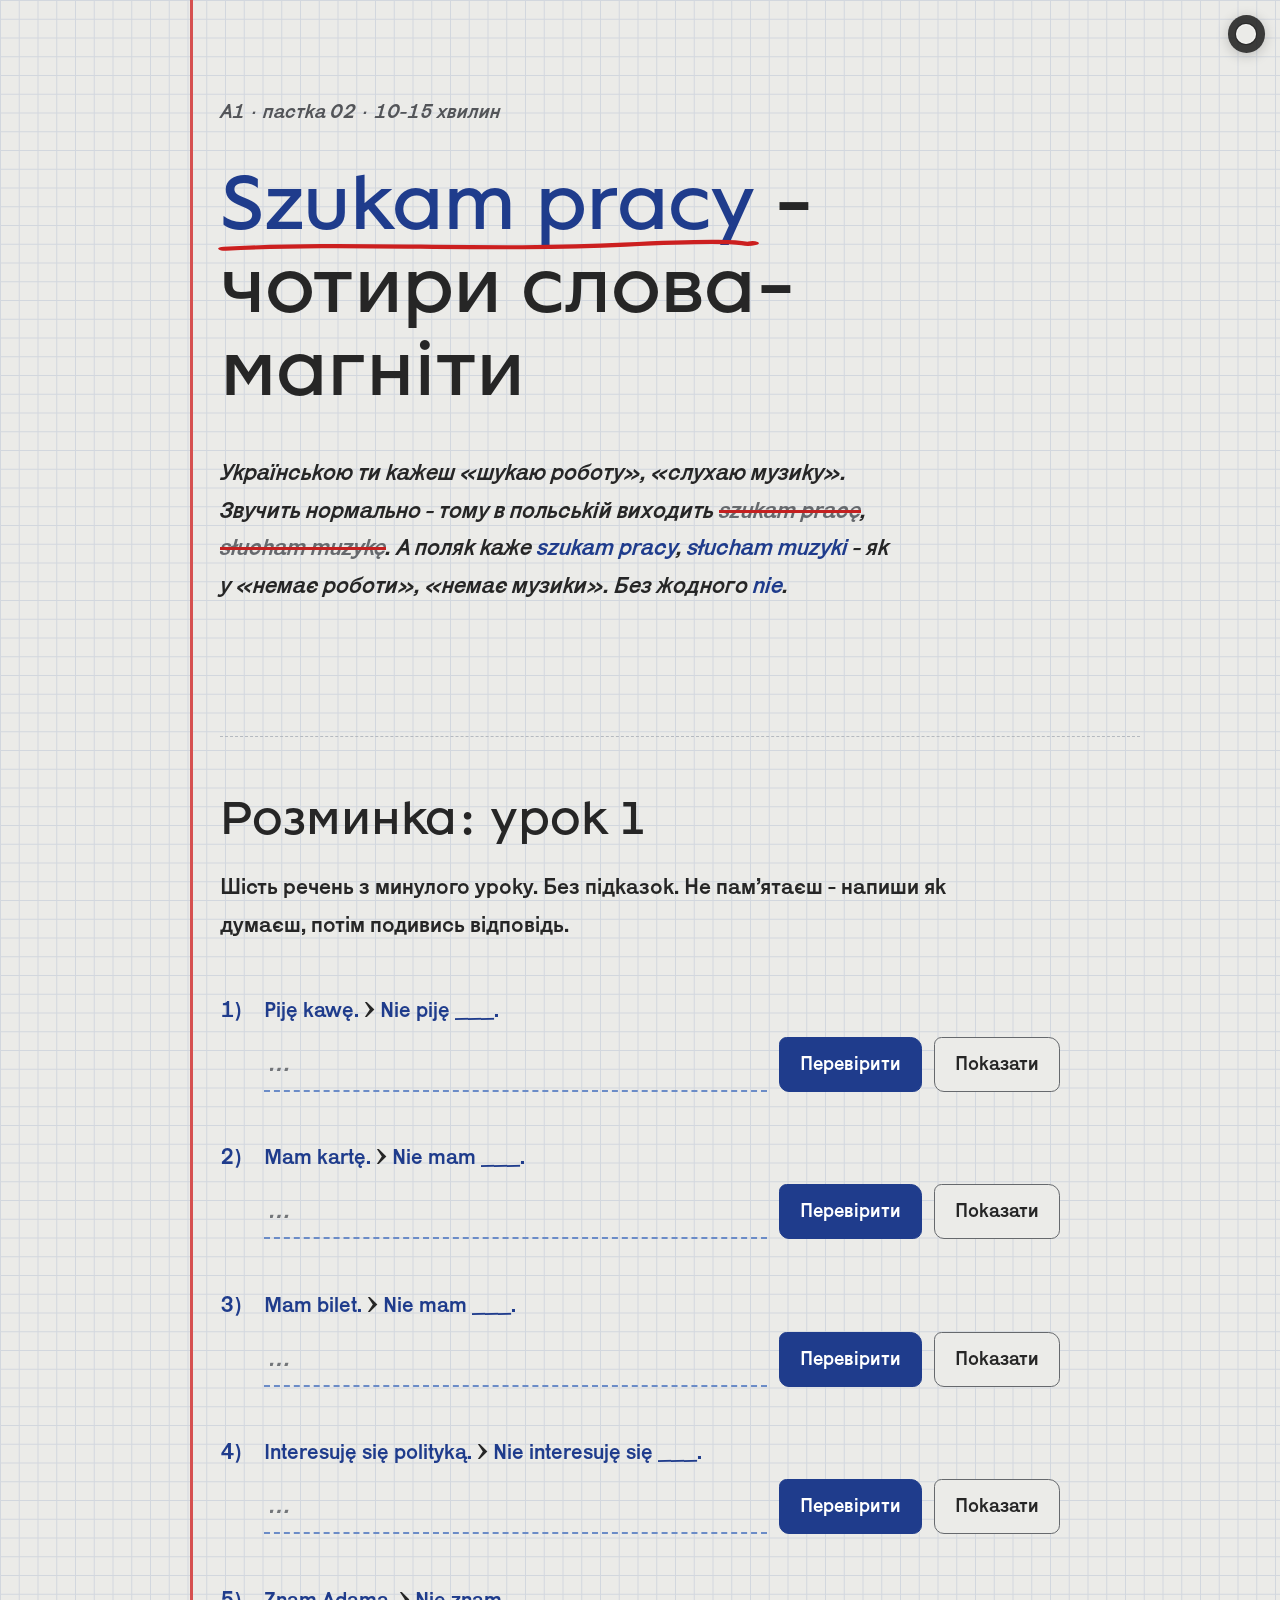
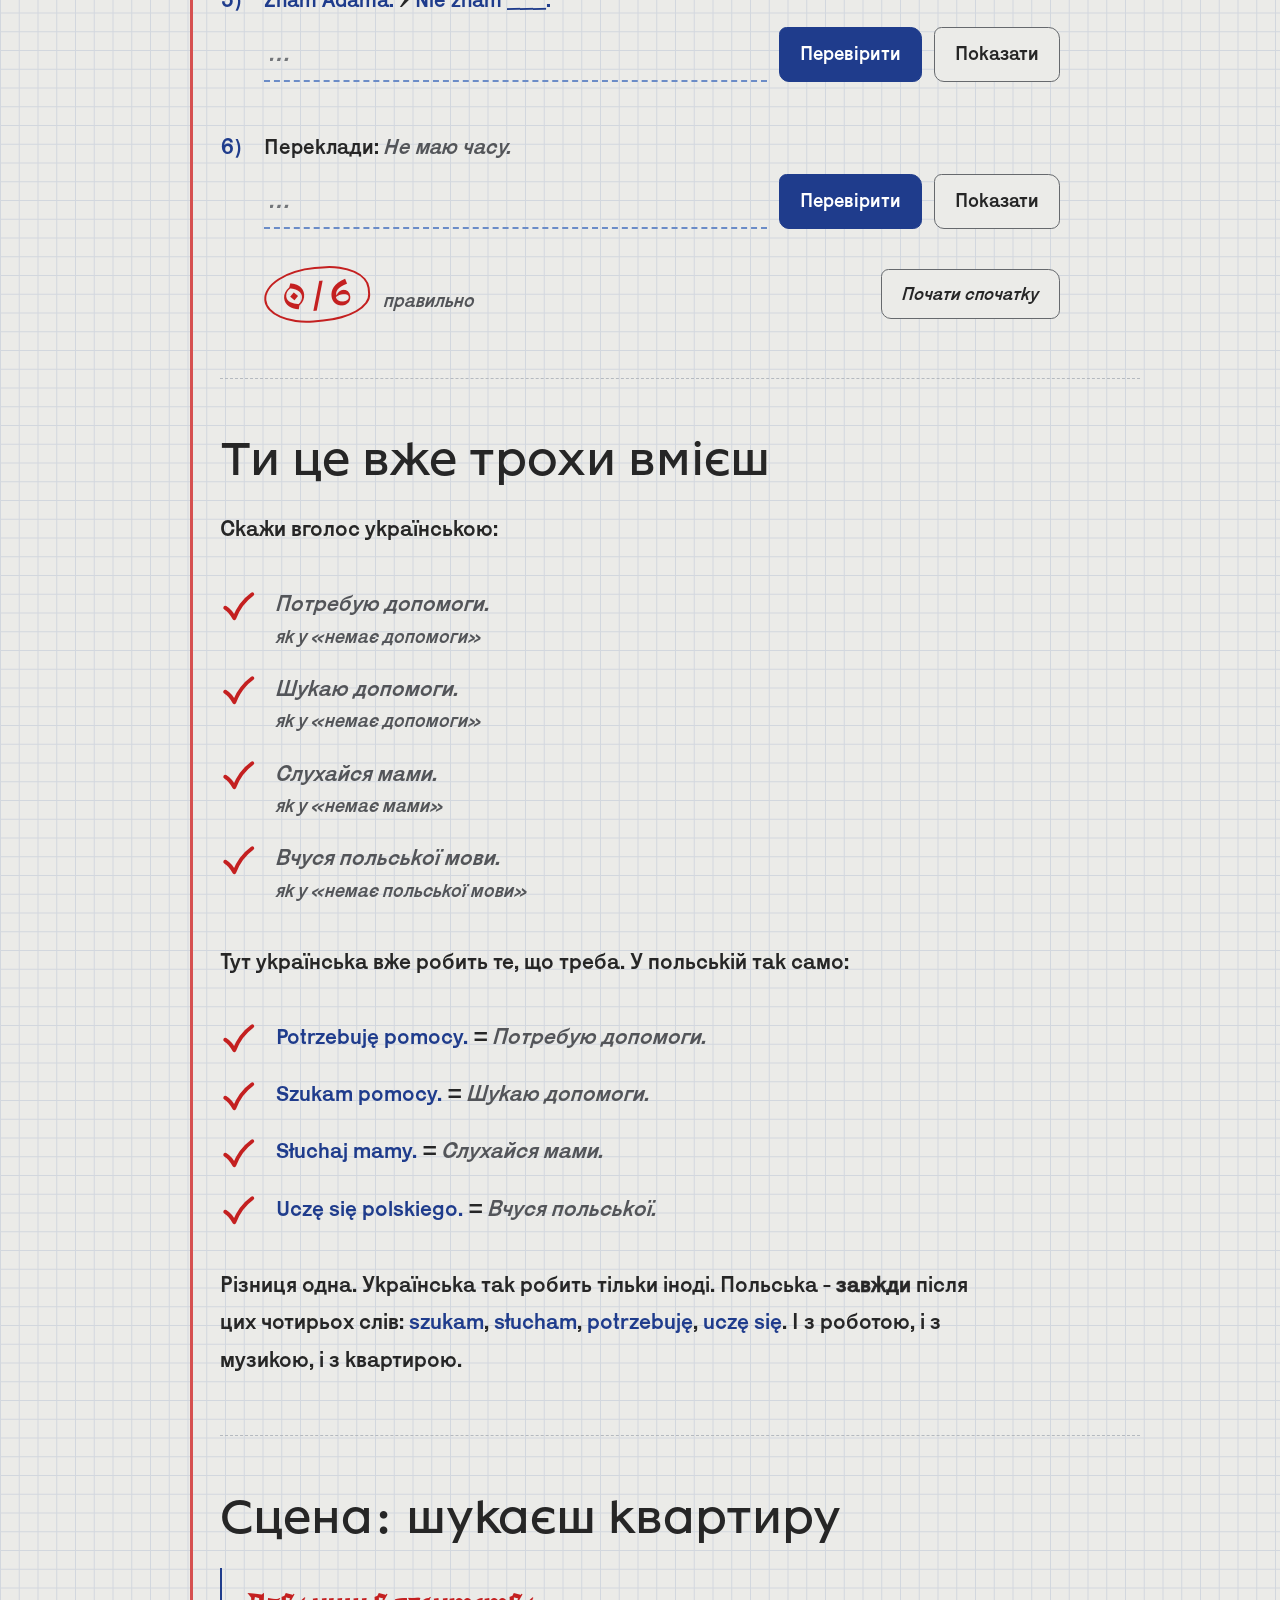
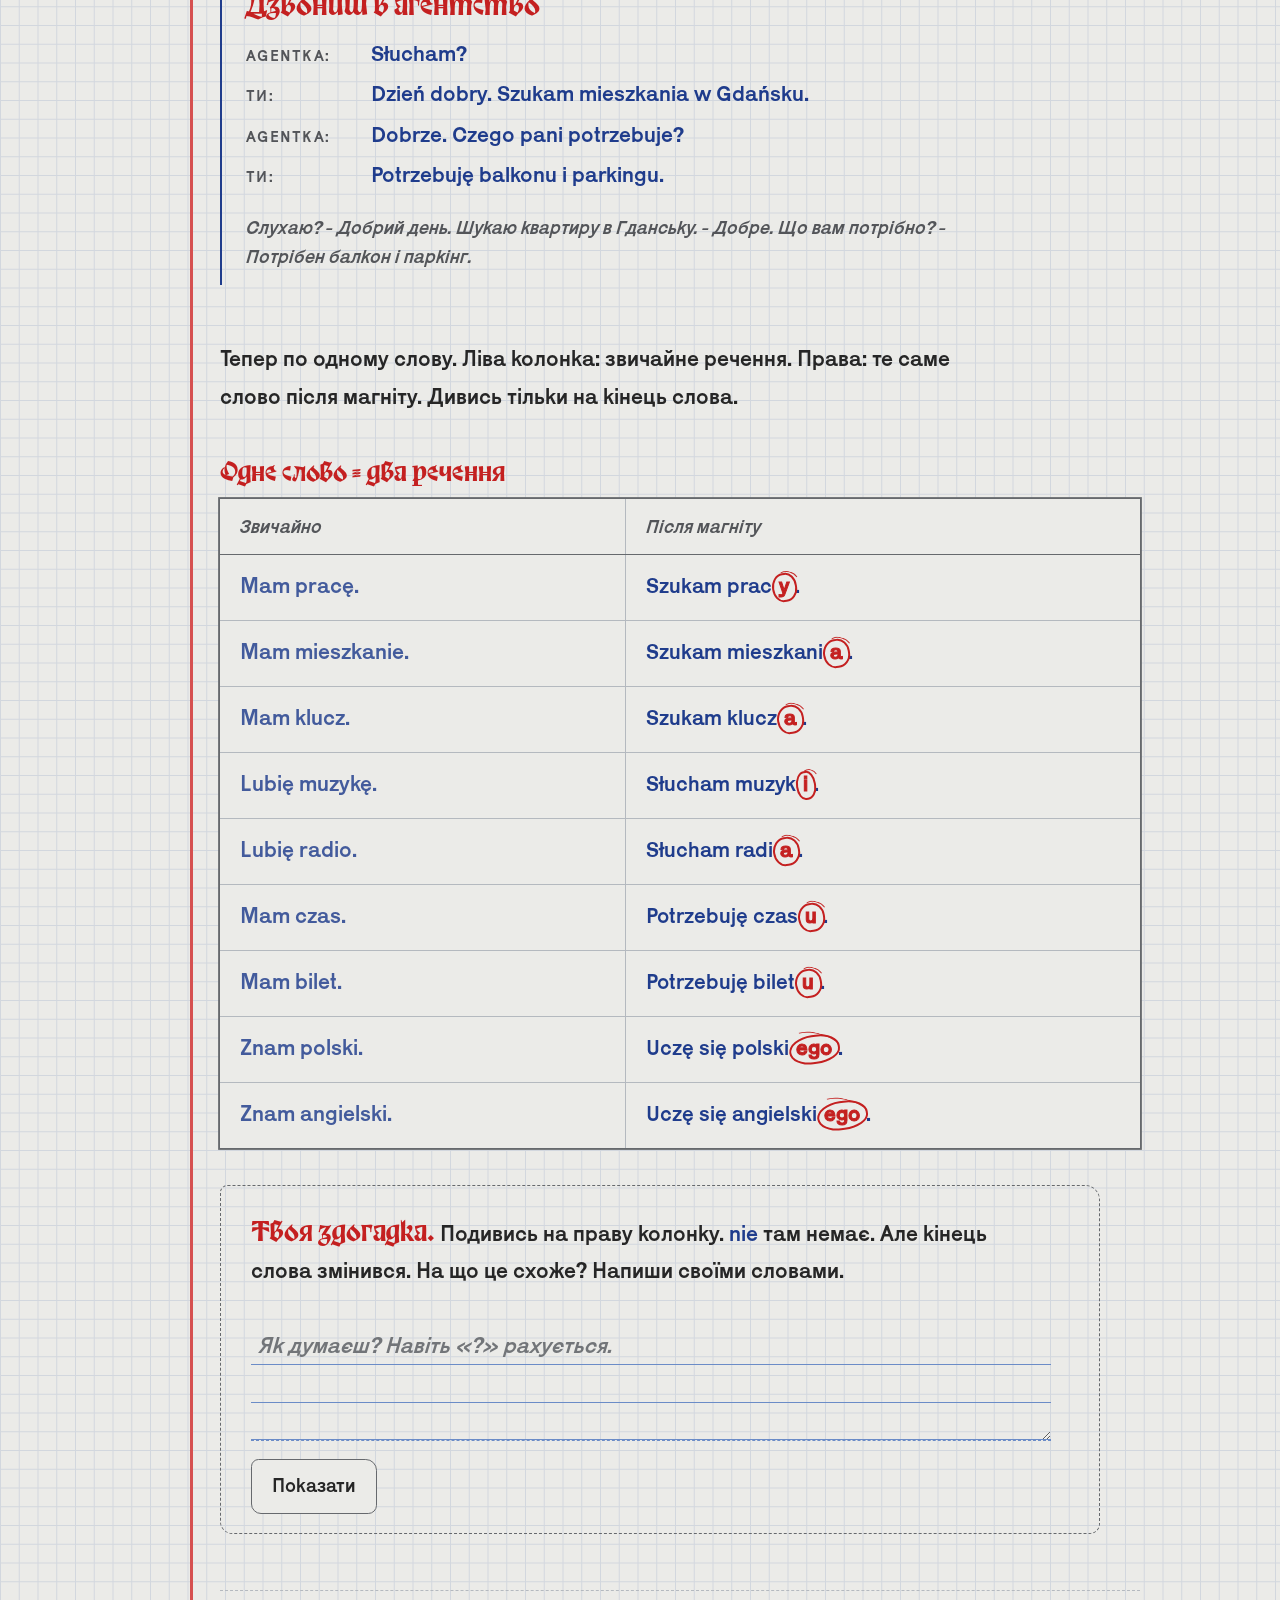
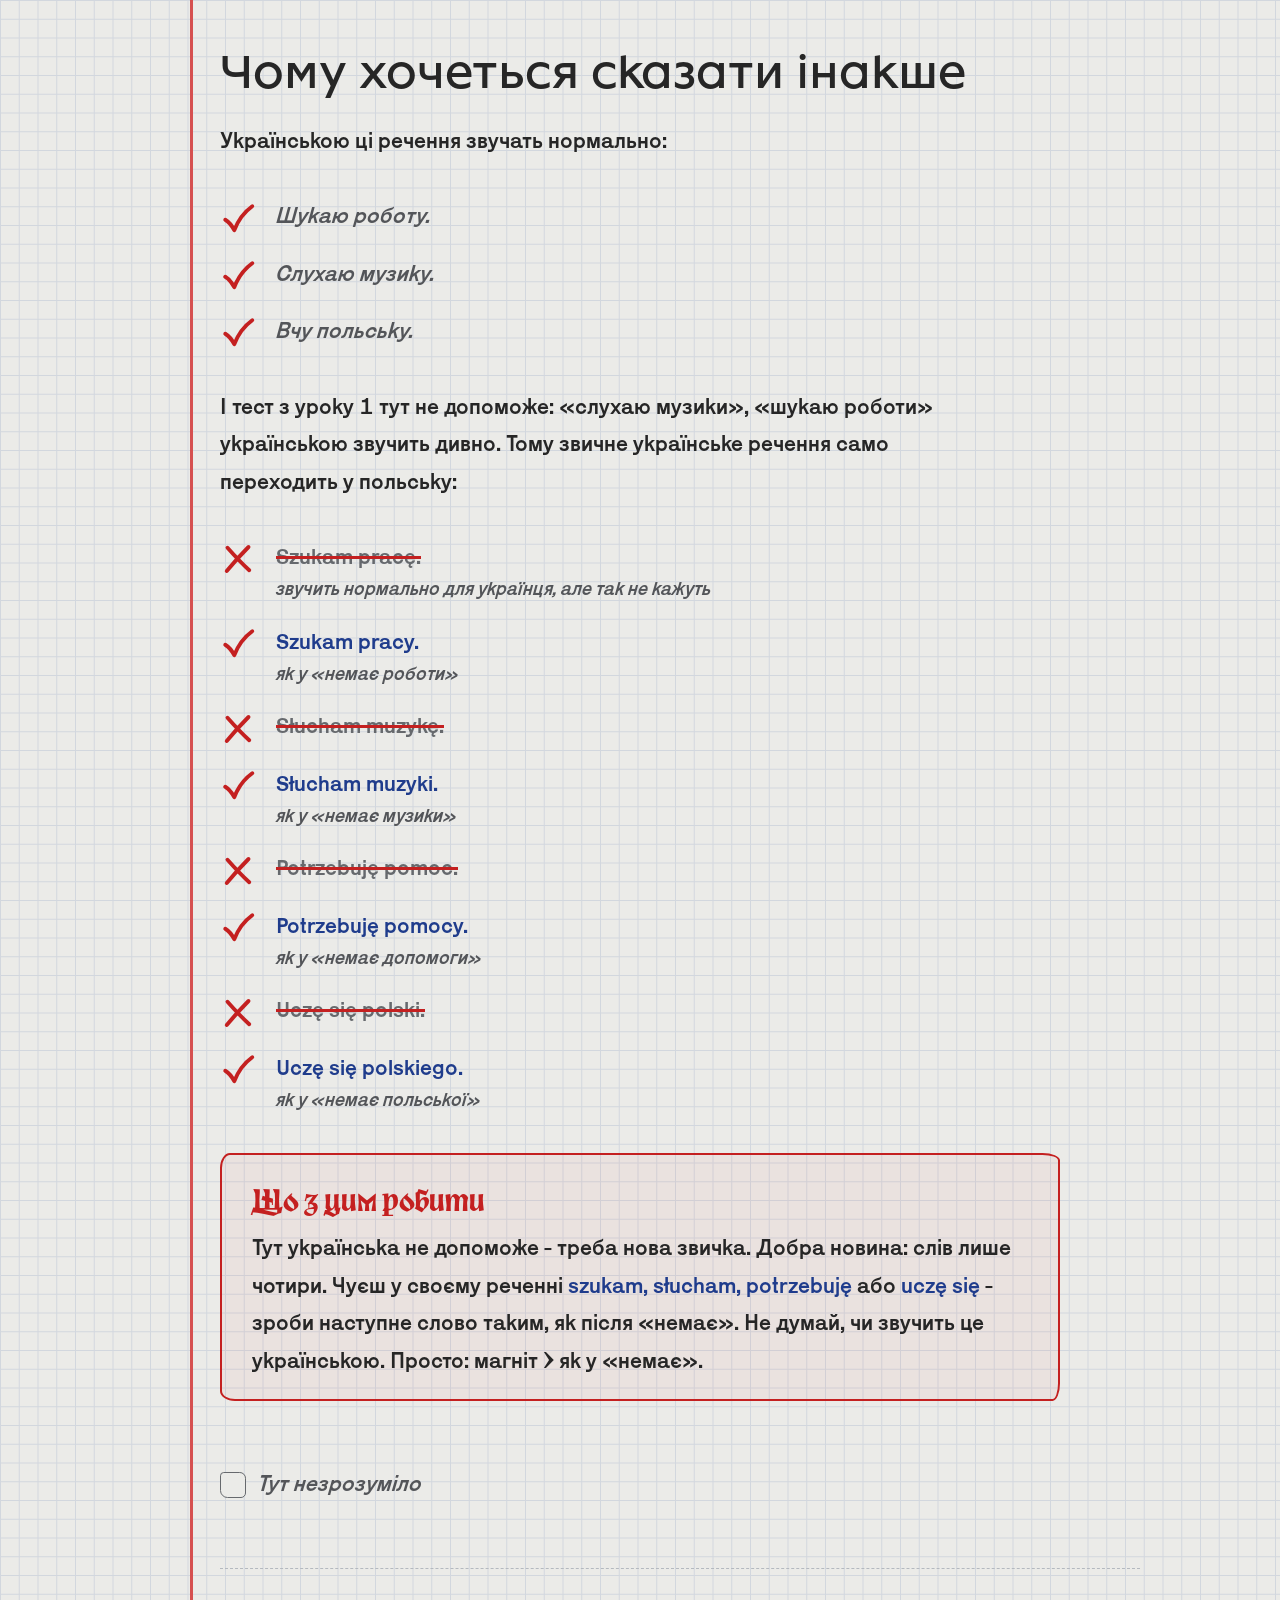
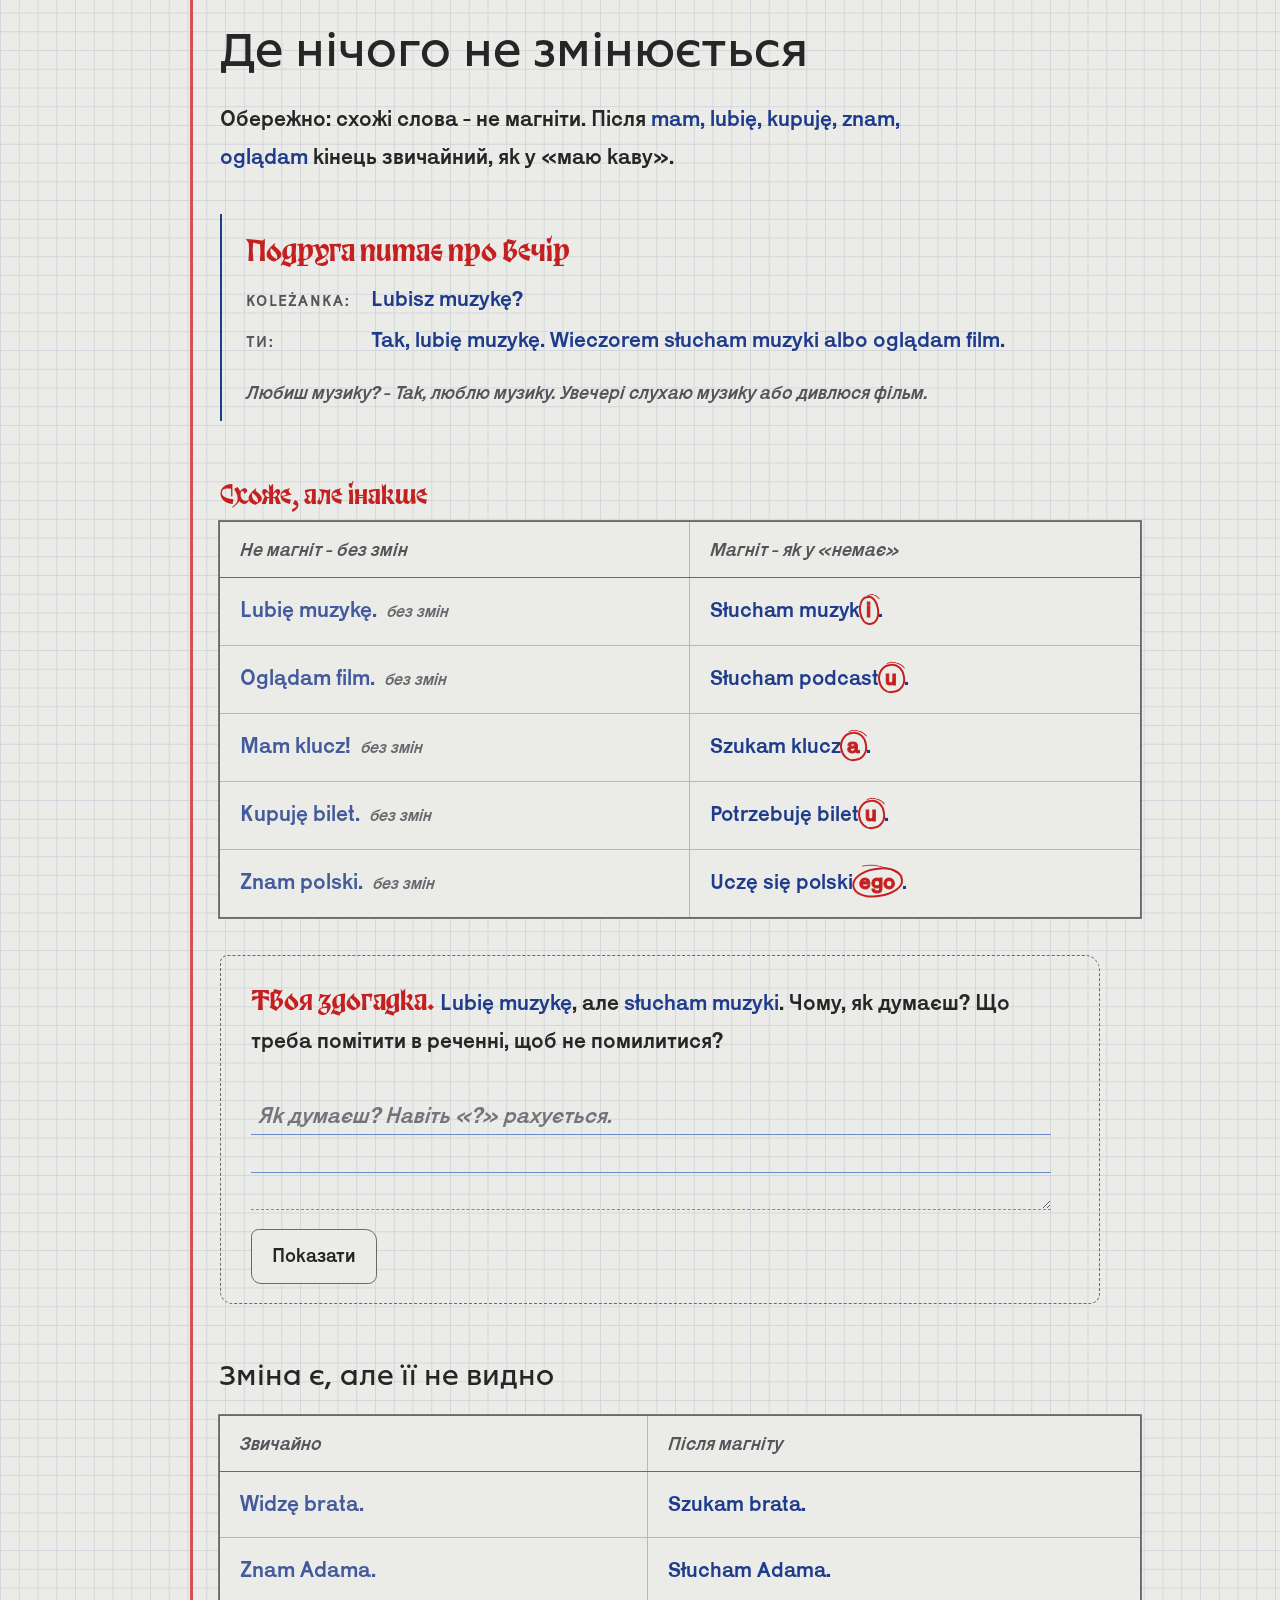
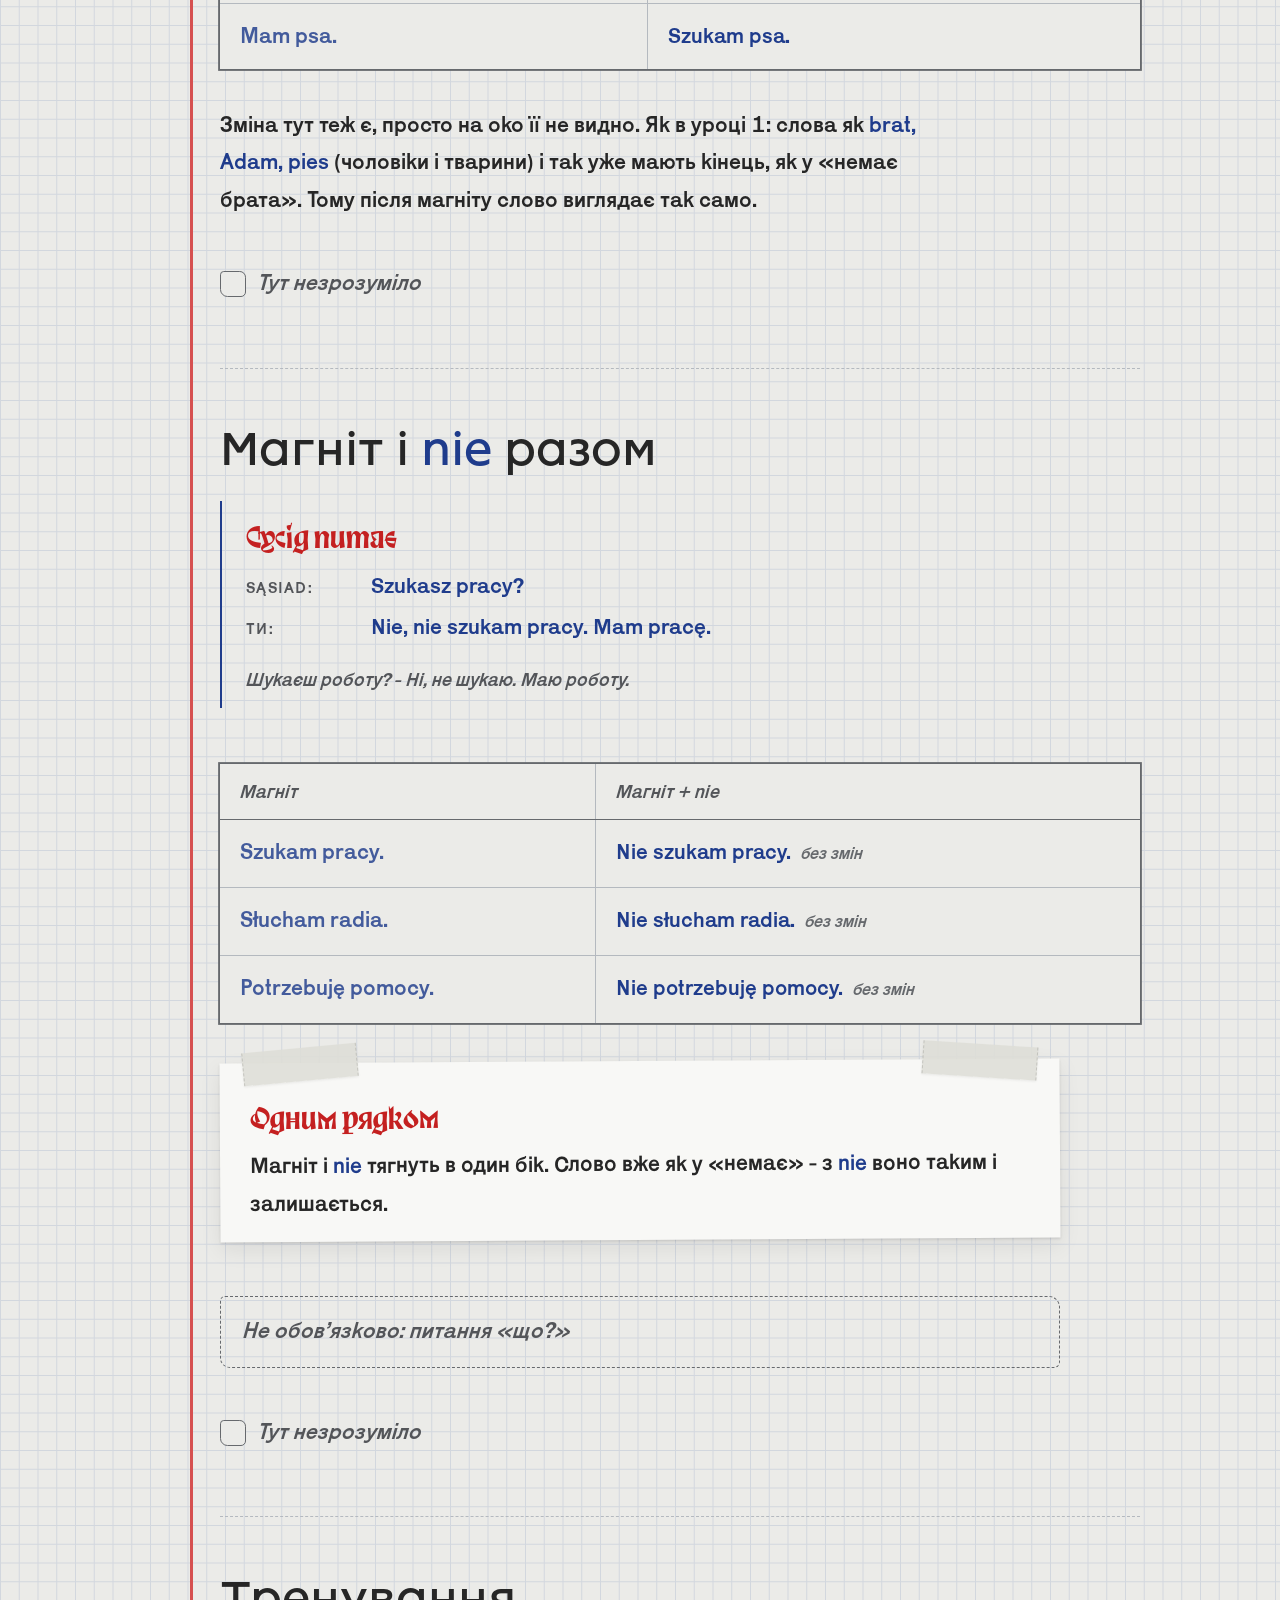
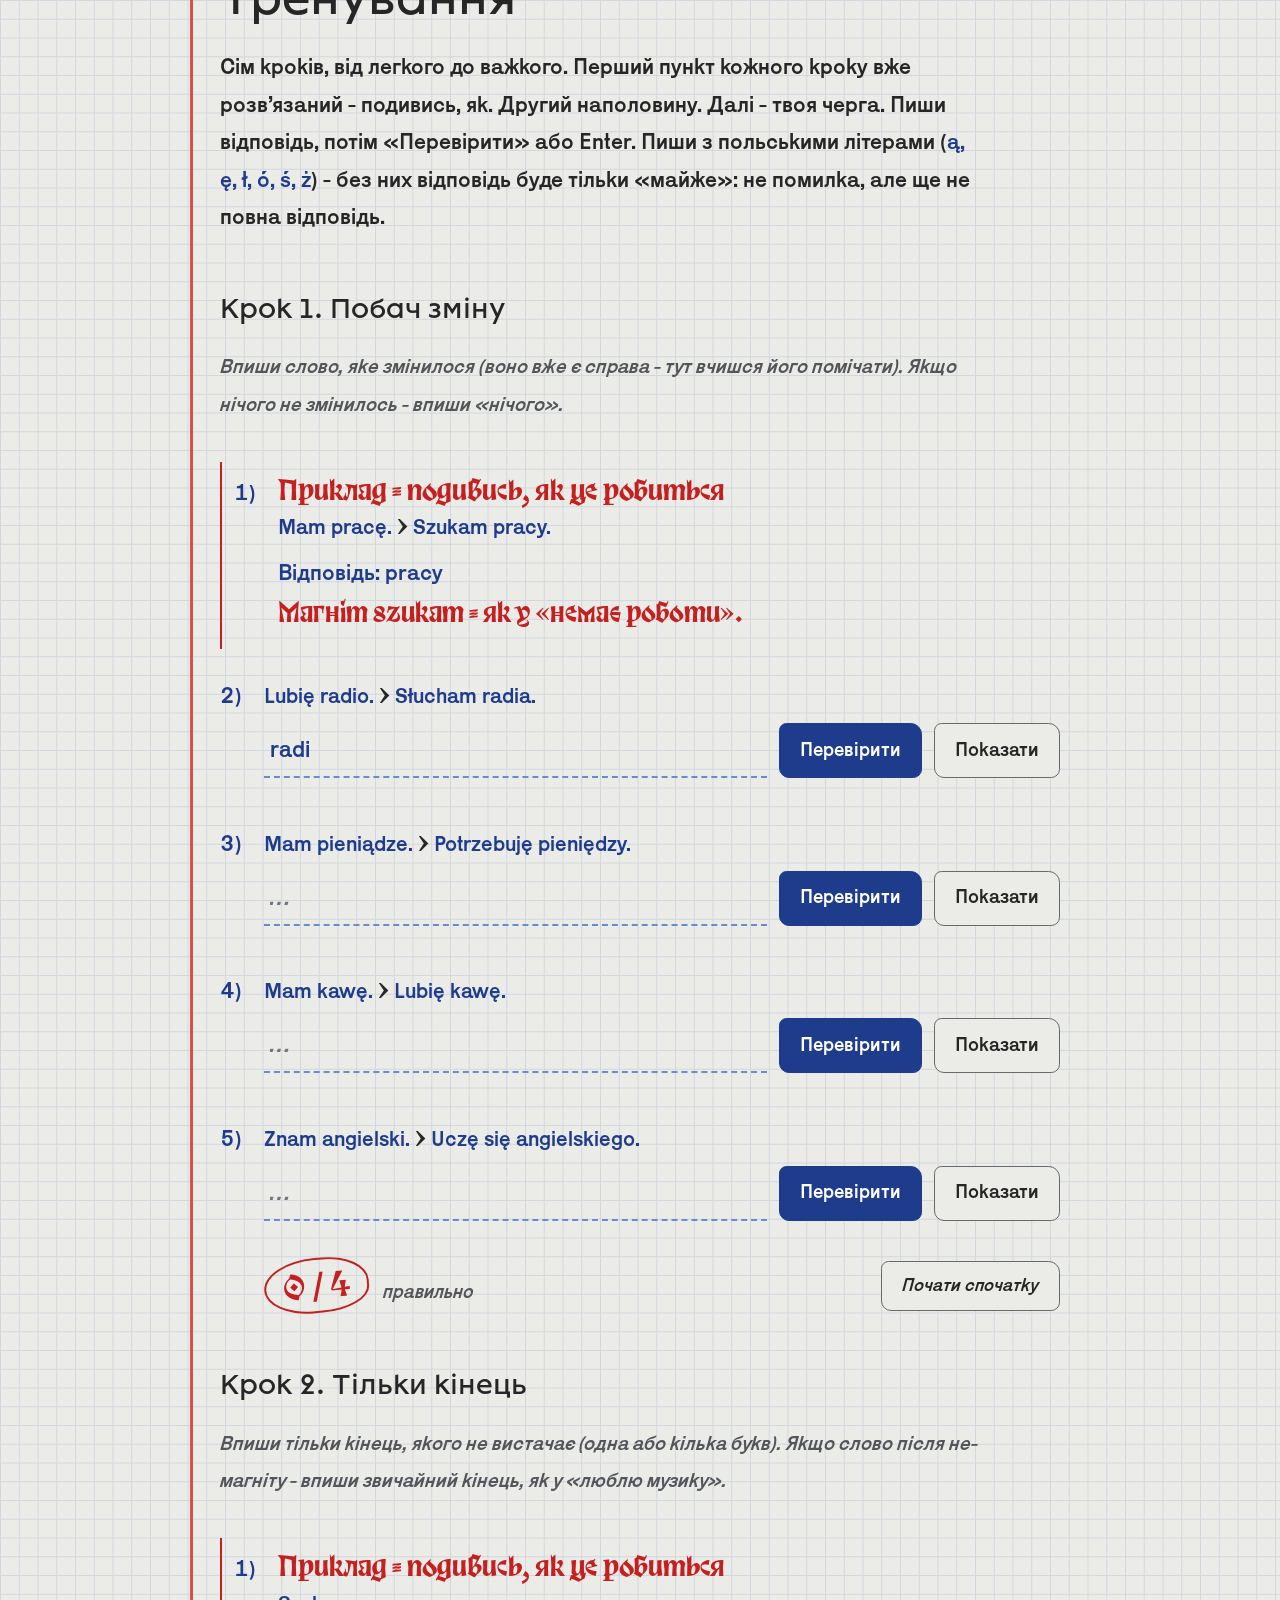
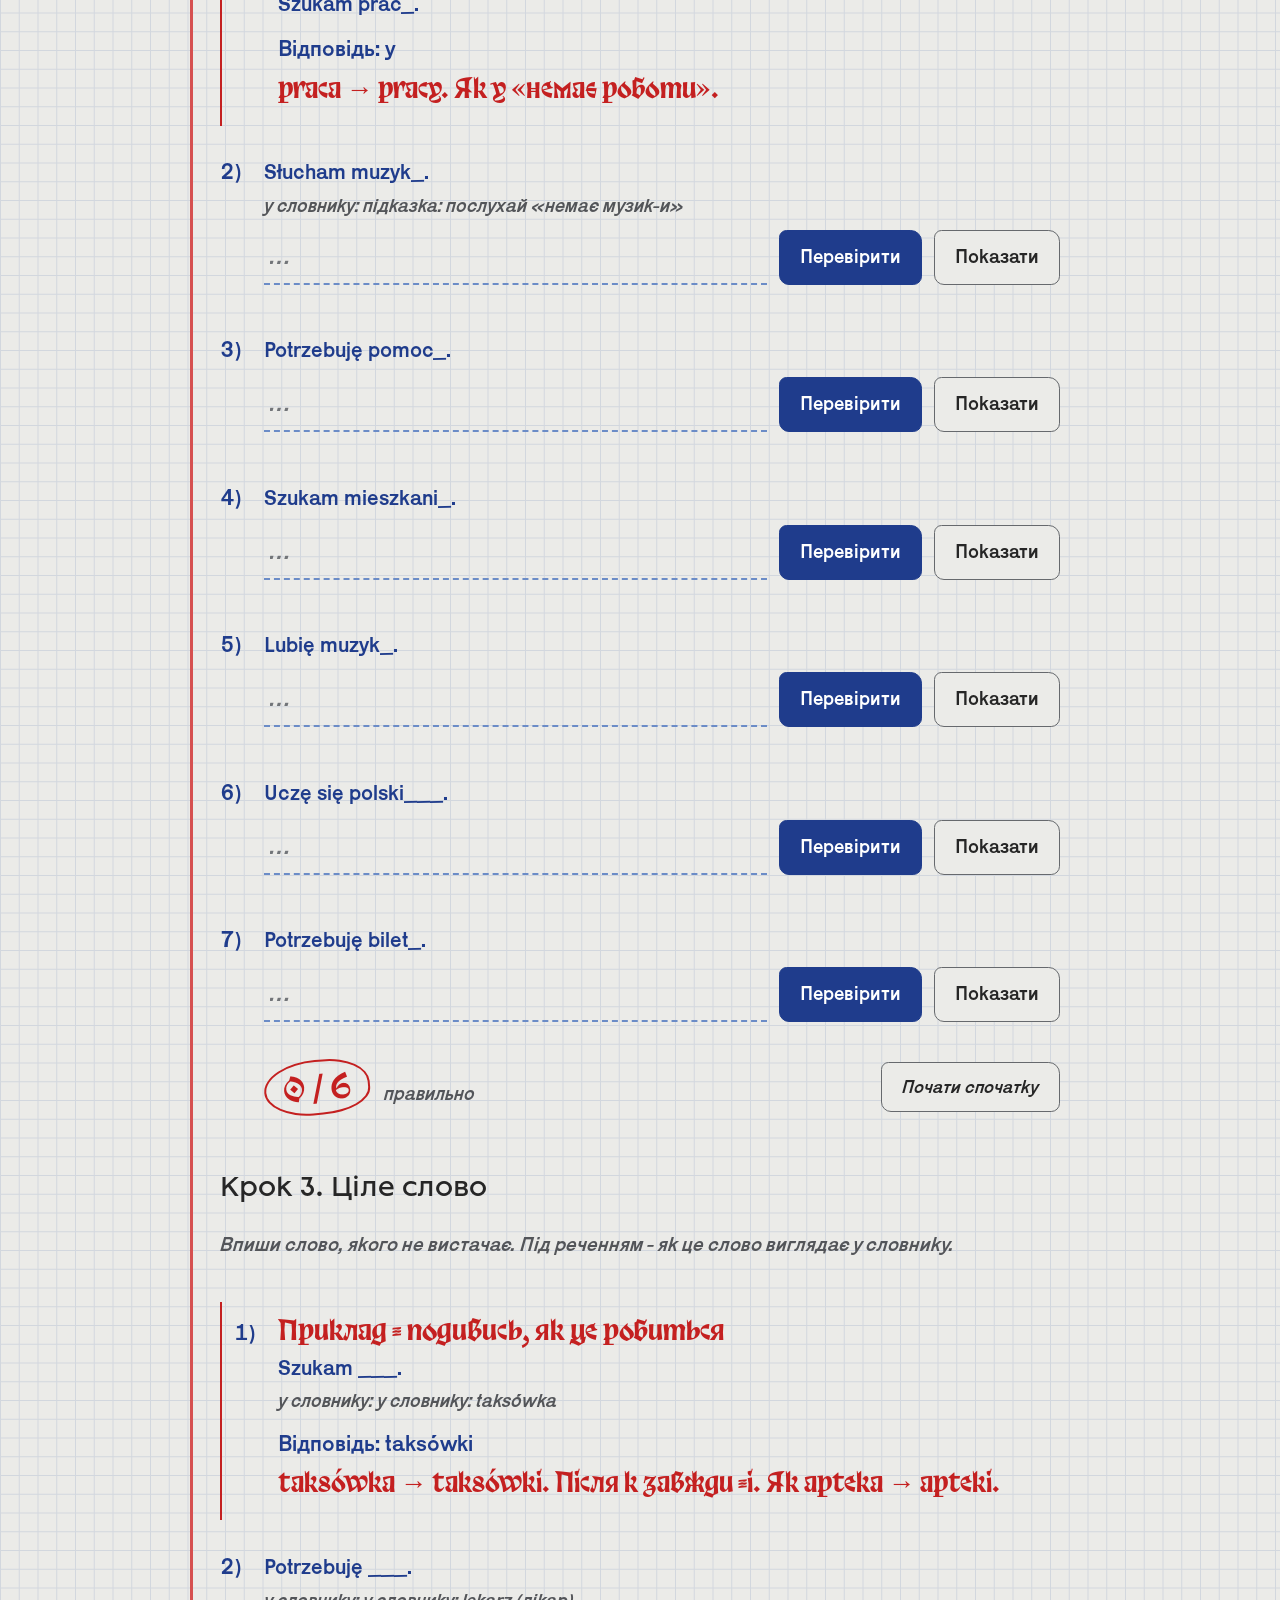
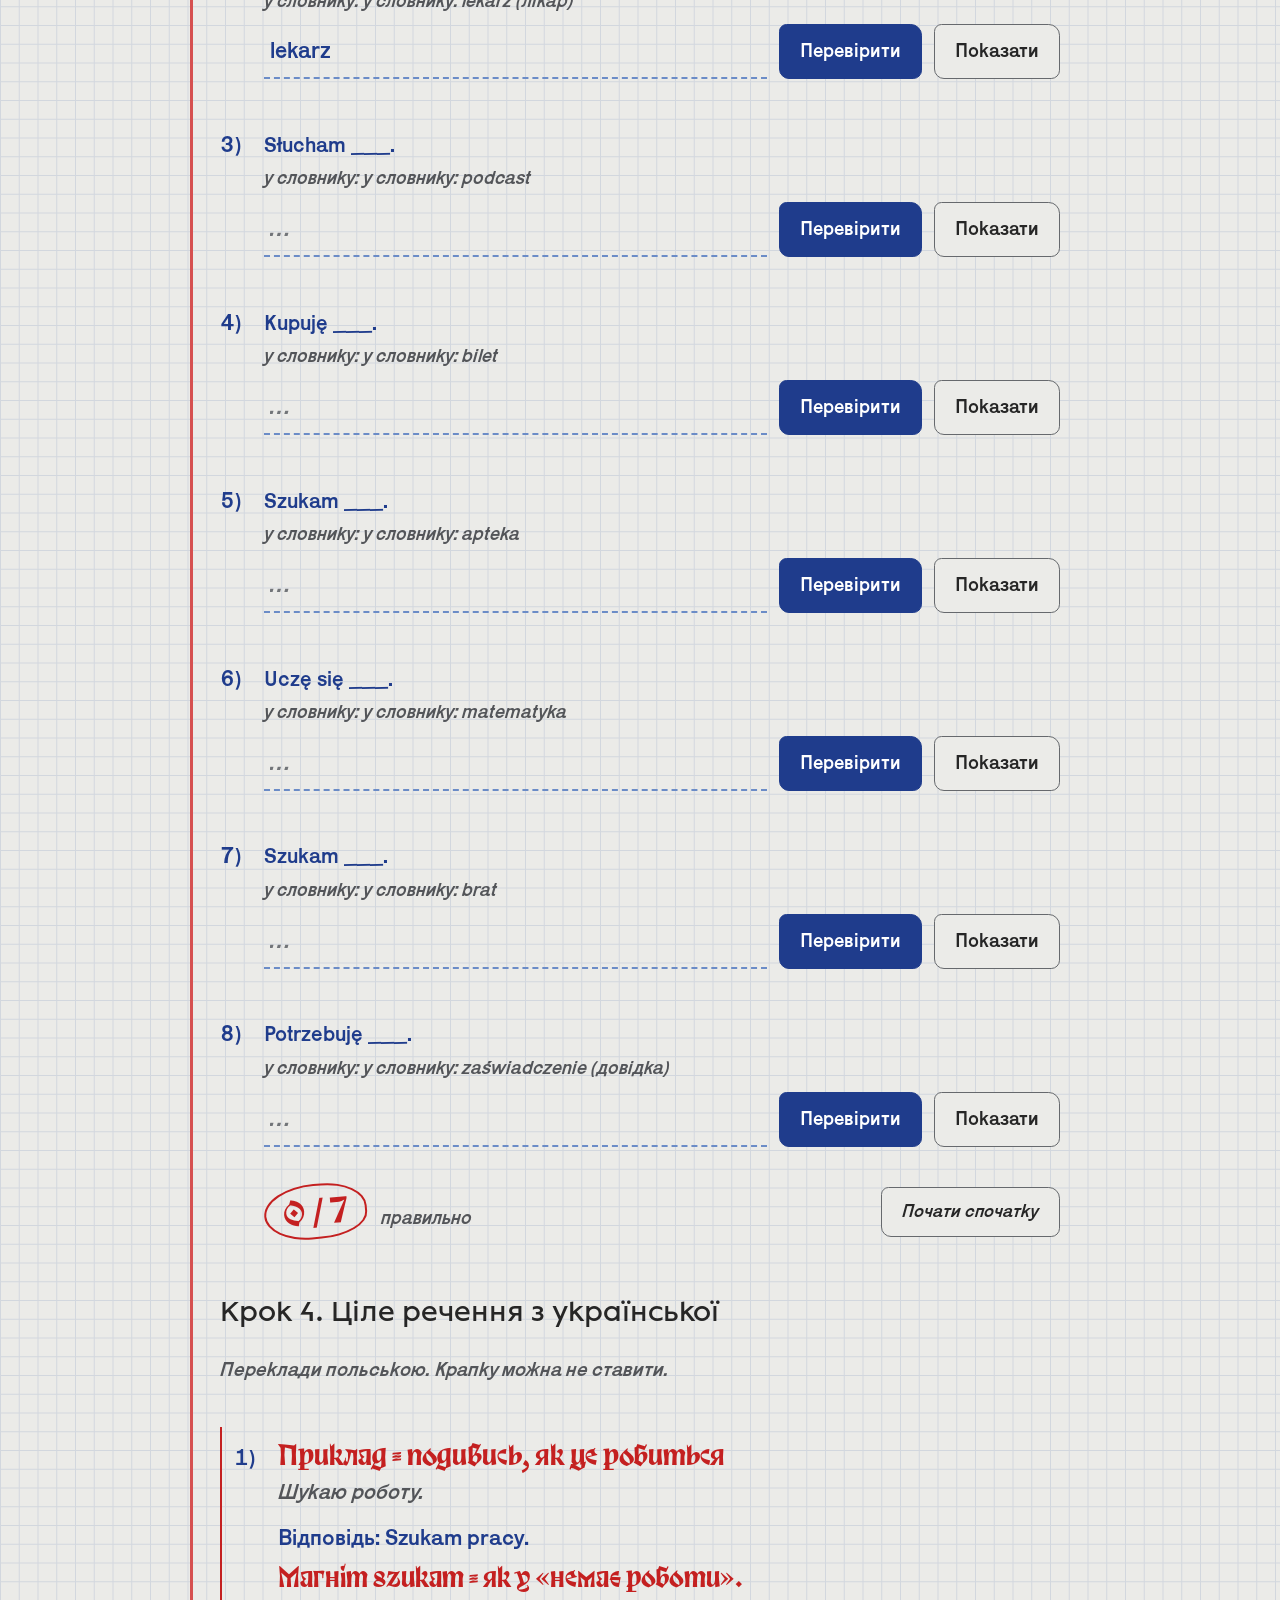
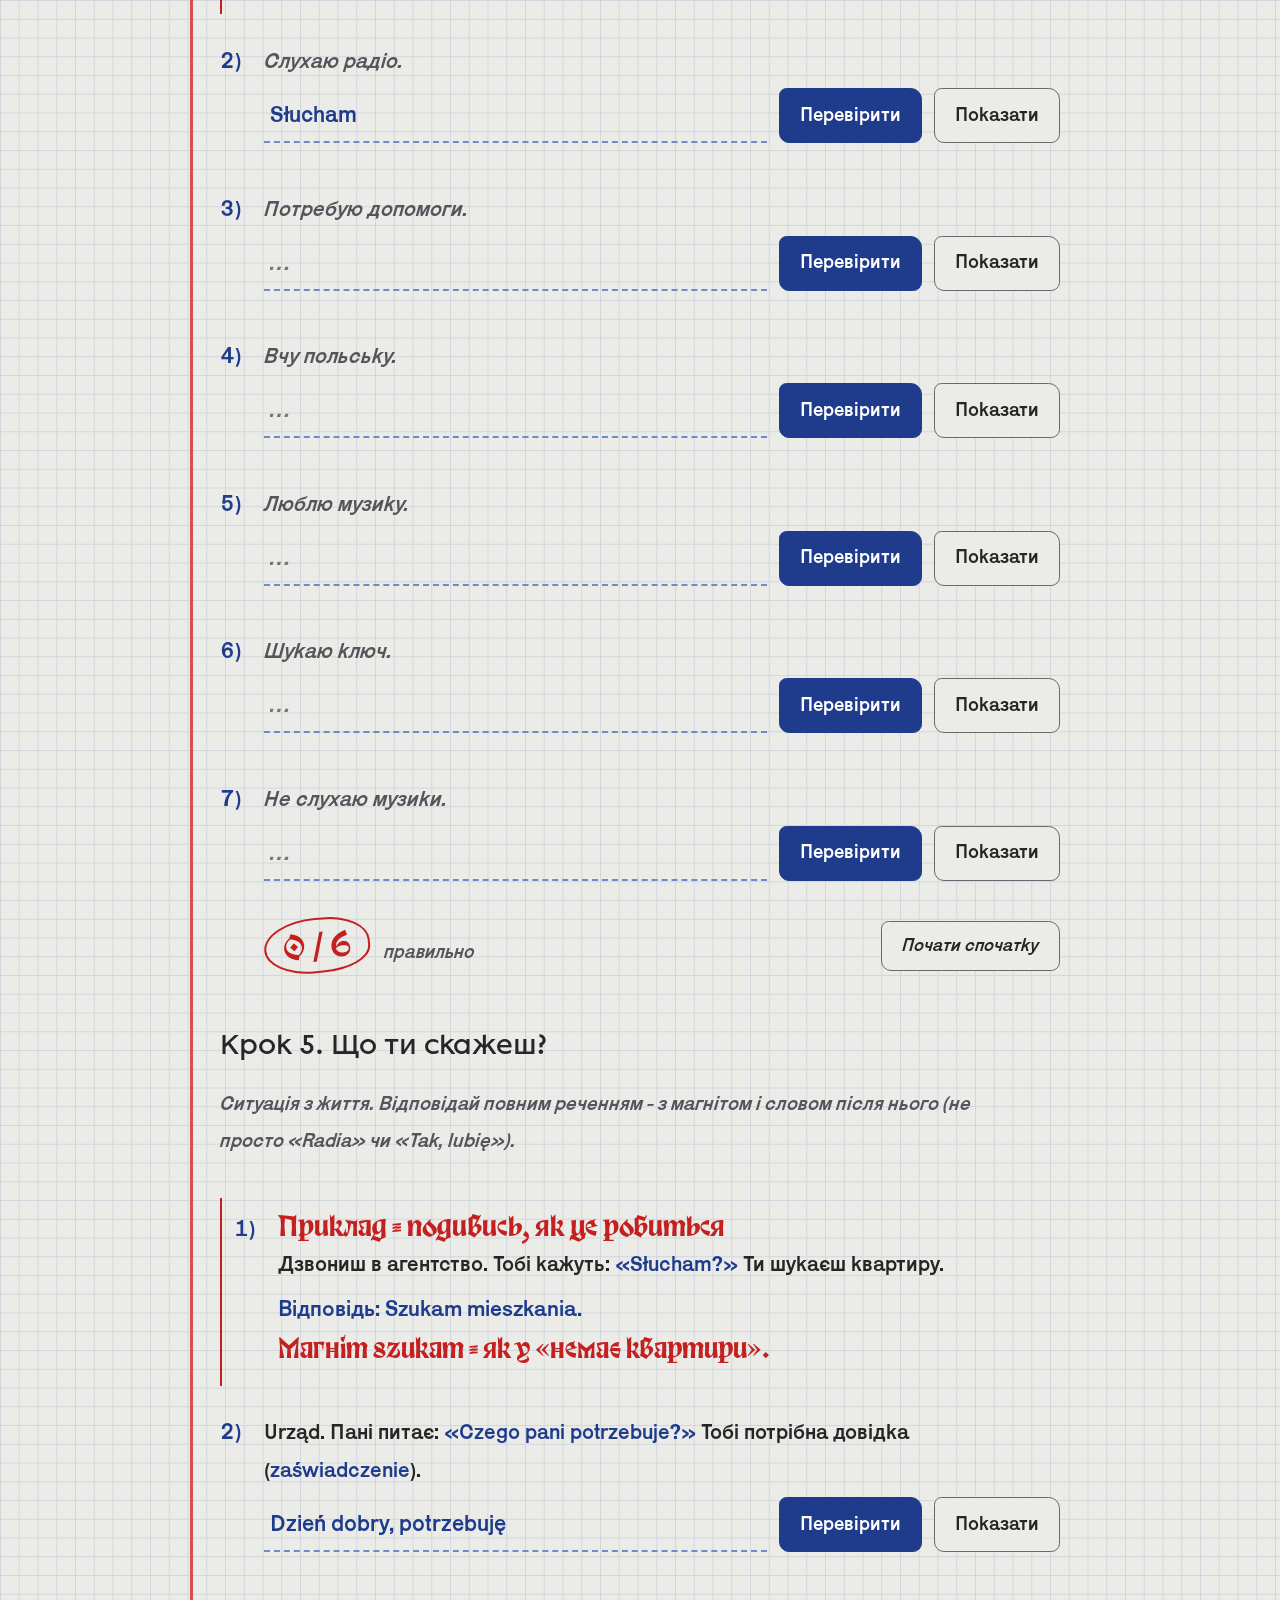
<file: lessons/0002-dopelniacz-po-czasownikach.html>
<!DOCTYPE html>
<html lang="uk">
<head>
<meta charset="utf-8">
<meta name="viewport" content="width=device-width, initial-scale=1">
<title>Урок 2 - Szukam pracy</title>
<link rel="stylesheet" href="../assets/kurs.css">
<script src="../assets/palette.js"></script>
<script defer src="../assets/quiz.js"></script>
</head>
<body>
<main class="wrap">

<header class="masthead">
  <p class="eyebrow">A1 · пастка 02 · 10-15 хвилин</p>
  <h1><span class="pl">Szukam pracy</span> - чотири слова-магніти</h1>
  <p class="standfirst">Українською ти кажеш «шукаю роботу», «слухаю музику». Звучить нормально - тому в польській виходить <span class="pl-bad">szukam pracę</span>, <span class="pl-bad">słucham muzykę</span>. А поляк каже <span class="pl">szukam pracy</span>, <span class="pl">słucham muzyki</span> - як у «немає роботи», «немає музики». Без жодного <span class="pl">nie</span>.</p>
</header>

<!-- ============ 0. Warm-up ============ -->

<h2>Розминка: урок 1</h2>

<p>Шість речень з минулого уроку. Без підказок. Не пам’ятаєш - напиши як думаєш, потім подивись відповідь.</p>

<ol class="drill" data-quiz data-step="0. Розминка">
  <li data-answer="kawy" data-why="Після nie - як у «немає кави».">
    <span class="stem"><span class="pl">Piję kawę.</span> → <span class="pl">Nie piję ___.</span></span>
  </li>
  <li data-answer="karty" data-why="Після nie - як у «немає картки».">
    <span class="stem"><span class="pl">Mam kartę.</span> → <span class="pl">Nie mam ___.</span></span>
  </li>
  <li data-answer="biletu" data-why="bilet → biletu. Українська тут не підказує - просто запам’ятай.">
    <span class="stem"><span class="pl">Mam bilet.</span> → <span class="pl">Nie mam ___.</span></span>
  </li>
  <li data-answer="polityką" data-why="Не змінюється: «не цікавлюся політики» звучить криво.">
    <span class="stem"><span class="pl">Interesuję się polityką.</span> → <span class="pl">Nie interesuję się ___.</span></span>
  </li>
  <li data-answer="Adama" data-why="Вже такий кінець: znam Adama - nie znam Adama.">
    <span class="stem"><span class="pl">Znam Adama.</span> → <span class="pl">Nie znam ___.</span></span>
  </li>
  <li data-answer="Nie mam czasu|Ja nie mam czasu" data-why="Як у «немає часу».">
    <span class="stem">Переклади: <span class="ua">Не маю часу.</span></span>
  </li>
</ol>

<!-- ============ 1. Anchor ============ -->

<h2>Ти це вже трохи вмієш</h2>

<p>Скажи вголос українською:</p>

<ul class="pairs">
  <li><span class="mark yes">✓</span> <span class="ua">Потребую допомоги.</span> <span class="gloss">як у «немає допомоги»</span></li>
  <li><span class="mark yes">✓</span> <span class="ua">Шукаю допомоги.</span> <span class="gloss">як у «немає допомоги»</span></li>
  <li><span class="mark yes">✓</span> <span class="ua">Слухайся мами.</span> <span class="gloss">як у «немає мами»</span></li>
  <li><span class="mark yes">✓</span> <span class="ua">Вчуся польської мови.</span> <span class="gloss">як у «немає польської мови»</span></li>
</ul>

<p>Тут українська вже робить те, що треба. У польській так само:</p>

<ul class="pairs">
  <li><span class="mark yes">✓</span> <span><span class="pl">Potrzebuję pomocy.</span> = <span class="ua">Потребую допомоги.</span></span></li>
  <li><span class="mark yes">✓</span> <span><span class="pl">Szukam pomocy.</span> = <span class="ua">Шукаю допомоги.</span></span></li>
  <li><span class="mark yes">✓</span> <span><span class="pl">Słuchaj mamy.</span> = <span class="ua">Слухайся мами.</span></span></li>
  <li><span class="mark yes">✓</span> <span><span class="pl">Uczę się polskiego.</span> = <span class="ua">Вчуся польської.</span></span></li>
</ul>

<p>Різниця одна. Українська так робить тільки іноді. Польська - <strong>завжди</strong> після цих чотирьох слів: <span class="pl">szukam</span>, <span class="pl">słucham</span>, <span class="pl">potrzebuję</span>, <span class="pl">uczę się</span>. І з роботою, і з музикою, і з квартирою.</p>

<!-- ============ 2. Examples first ============ -->

<h2>Сцена: шукаєш квартиру</h2>

<div class="box scene">
  <p class="label">Дзвониш в агентство</p>
  <p class="dialog">
    <span class="who">Agentka:</span> <span class="pl">Słucham?</span><br>
    <span class="who">Ти:</span> <span class="pl">Dzień dobry. Szukam mieszkania w Gdańsku.</span><br>
    <span class="who">Agentka:</span> <span class="pl">Dobrze. Czego pani potrzebuje?</span><br>
    <span class="who">Ти:</span> <span class="pl">Potrzebuję balkonu i parkingu.</span>
  </p>
  <p class="gloss-line">Слухаю? - Добрий день. Шукаю квартиру в Гданську. - Добре. Що вам потрібно? - Потрібен балкон і паркінг.</p>
</div>

<p>Тепер по одному слову. Ліва колонка: звичайне речення. Права: те саме слово після магніту. Дивись тільки на кінець слова.</p>

<table class="ex">
  <caption>Одне слово - два речення</caption>
  <thead><tr><th>Звичайно</th><th>Після магніту</th></tr></thead>
  <tbody>
    <tr><td><span class="pl">Mam pracę.</span></td><td><span class="pl">Szukam prac<span class="chg">y</span>.</span></td></tr>
    <tr><td><span class="pl">Mam mieszkanie.</span></td><td><span class="pl">Szukam mieszkani<span class="chg">a</span>.</span></td></tr>
    <tr><td><span class="pl">Mam klucz.</span></td><td><span class="pl">Szukam klucz<span class="chg">a</span>.</span></td></tr>
    <tr><td><span class="pl">Lubię muzykę.</span></td><td><span class="pl">Słucham muzyk<span class="chg">i</span>.</span></td></tr>
    <tr><td><span class="pl">Lubię radio.</span></td><td><span class="pl">Słucham radi<span class="chg">a</span>.</span></td></tr>
    <tr><td><span class="pl">Mam czas.</span></td><td><span class="pl">Potrzebuję czas<span class="chg">u</span>.</span></td></tr>
    <tr><td><span class="pl">Mam bilet.</span></td><td><span class="pl">Potrzebuję bilet<span class="chg">u</span>.</span></td></tr>
    <tr><td><span class="pl">Znam polski.</span></td><td><span class="pl">Uczę się polski<span class="chg">ego</span>.</span></td></tr>
    <tr><td><span class="pl">Znam angielski.</span></td><td><span class="pl">Uczę się angielski<span class="chg">ego</span>.</span></td></tr>
  </tbody>
</table>

<div class="guess" data-guess>
  <p class="prompt"><strong>Твоя здогадка.</strong> Подивись на праву колонку. <span class="pl">nie</span> там немає. Але кінець слова змінився. На що це схоже? Напиши своїми словами.</p>
  <div class="reveal">
    <div class="box rule">
      <p class="label">Одним рядком</p>
      <p class="formula">Після <span class="pl">szukam, słucham, potrzebuję, uczę się</span> кінець слова змінюється - так само, як у «немає». Навіть без <span class="pl">nie</span>.</p>
    </div>
    <p>Кінці ті самі, що в уроці 1: <span class="pl">pracy, kawy, klucza, czasu, biletu</span>. Якщо вже знаєш, як буде «немає + слово» польською, - ти знаєш і «шукаю + слово».</p>
    <p><strong>Запам’ятай одним реченням</strong> - у ньому всі чотири магніти:</p>
    <p class="formula"><span class="pl">Szukam pracy, słucham muzyki, potrzebuję pomocy, uczę się polskiego.</span></p>
  </div>
</div>

<!-- ============ 3. Why a Ukrainian ear trips ============ -->

<h2>Чому хочеться сказати інакше</h2>

<p>Українською ці речення звучать нормально:</p>

<ul class="pairs">
  <li><span class="mark yes">✓</span> <span class="ua">Шукаю роботу.</span></li>
  <li><span class="mark yes">✓</span> <span class="ua">Слухаю музику.</span></li>
  <li><span class="mark yes">✓</span> <span class="ua">Вчу польську.</span></li>
</ul>

<p>І тест з уроку 1 тут не допоможе: «слухаю музики», «шукаю роботи» українською звучить дивно. Тому звичне українське речення само переходить у польську:</p>

<ul class="pairs">
  <li><span class="mark no">✗</span> <span class="pl-bad">Szukam pracę.</span> <span class="gloss">звучить нормально для українця, але так не кажуть</span></li>
  <li><span class="mark yes">✓</span> <span class="pl">Szukam pracy.</span> <span class="gloss">як у «немає роботи»</span></li>
  <li><span class="mark no">✗</span> <span class="pl-bad">Słucham muzykę.</span></li>
  <li><span class="mark yes">✓</span> <span class="pl">Słucham muzyki.</span> <span class="gloss">як у «немає музики»</span></li>
  <li><span class="mark no">✗</span> <span class="pl-bad">Potrzebuję pomoc.</span></li>
  <li><span class="mark yes">✓</span> <span class="pl">Potrzebuję pomocy.</span> <span class="gloss">як у «немає допомоги»</span></li>
  <li><span class="mark no">✗</span> <span class="pl-bad">Uczę się polski.</span></li>
  <li><span class="mark yes">✓</span> <span class="pl">Uczę się polskiego.</span> <span class="gloss">як у «немає польської»</span></li>
</ul>

<div class="box trap">
  <p class="label">Що з цим робити</p>
  <p>Тут українська не допоможе - треба нова звичка. Добра новина: слів лише чотири. Чуєш у своєму реченні <span class="pl">szukam, słucham, potrzebuję</span> або <span class="pl">uczę się</span> - зроби наступне слово таким, як після «немає». Не думай, чи звучить це українською. Просто: магніт → як у «немає».</p>
</div>

<p class="lost" data-lost="Чотири магніти"></p>

<!-- ============ 4. Where it does not fire ============ -->

<h2>Де нічого не змінюється</h2>

<p>Обережно: схожі слова - не магніти. Після <span class="pl">mam, lubię, kupuję, znam, oglądam</span> кінець звичайний, як у «маю каву».</p>

<div class="box scene">
  <p class="label">Подруга питає про вечір</p>
  <p class="dialog">
    <span class="who">Koleżanka:</span> <span class="pl">Lubisz muzykę?</span><br>
    <span class="who">Ти:</span> <span class="pl">Tak, lubię muzykę. Wieczorem słucham muzyki albo oglądam film.</span>
  </p>
  <p class="gloss-line">Любиш музику? - Так, люблю музику. Увечері слухаю музику або дивлюся фільм.</p>
</div>

<table class="ex">
  <caption>Схоже, але інакше</caption>
  <thead><tr><th>Не магніт - без змін</th><th>Магніт - як у «немає»</th></tr></thead>
  <tbody>
    <tr><td><span class="pl">Lubię muzykę.</span> <span class="same">без змін</span></td><td><span class="pl">Słucham muzyk<span class="chg">i</span>.</span></td></tr>
    <tr><td><span class="pl">Oglądam film.</span> <span class="same">без змін</span></td><td><span class="pl">Słucham podcast<span class="chg">u</span>.</span></td></tr>
    <tr><td><span class="pl">Mam klucz!</span> <span class="same">без змін</span></td><td><span class="pl">Szukam klucz<span class="chg">a</span>.</span></td></tr>
    <tr><td><span class="pl">Kupuję bilet.</span> <span class="same">без змін</span></td><td><span class="pl">Potrzebuję bilet<span class="chg">u</span>.</span></td></tr>
    <tr><td><span class="pl">Znam polski.</span> <span class="same">без змін</span></td><td><span class="pl">Uczę się polski<span class="chg">ego</span>.</span></td></tr>
  </tbody>
</table>

<div class="guess" data-guess>
  <p class="prompt"><strong>Твоя здогадка.</strong> <span class="pl">Lubię muzykę</span>, але <span class="pl">słucham muzyki</span>. Чому, як думаєш? Що треба помітити в реченні, щоб не помилитися?</p>
  <div class="reveal">
    <div class="box rule">
      <p class="label">Одним рядком</p>
      <p class="formula">Магнітів тільки чотири. Немає магніту і немає <span class="pl">nie</span> - кінець слова звичайний.</p>
    </div>
    <p>Логіки тут шукати не треба - так склалося в мові. Дивись на слово перед: <span class="pl">lubię</span> - звичайно, <span class="pl">słucham</span> - як у «немає».</p>
  </div>
</div>

<h3>Зміна є, але її не видно</h3>

<table class="ex">
  <thead><tr><th>Звичайно</th><th>Після магніту</th></tr></thead>
  <tbody>
    <tr><td><span class="pl">Widzę brata.</span></td><td><span class="pl">Szukam brata.</span></td></tr>
    <tr><td><span class="pl">Znam Adama.</span></td><td><span class="pl">Słucham Adama.</span></td></tr>
    <tr><td><span class="pl">Mam psa.</span></td><td><span class="pl">Szukam psa.</span></td></tr>
  </tbody>
</table>

<p>Зміна тут теж є, просто на око її не видно. Як в уроці 1: слова як <span class="pl">brat, Adam, pies</span> (чоловіки і тварини) і так уже мають кінець, як у «немає брата». Тому після магніту слово виглядає так само.</p>

<p class="lost" data-lost="Де нічого не змінюється"></p>

<!-- ============ 5. Extra: magnet + nie ============ -->

<h2>Магніт і <span class="pl">nie</span> разом</h2>

<div class="box scene">
  <p class="label">Сусід питає</p>
  <p class="dialog">
    <span class="who">Sąsiad:</span> <span class="pl">Szukasz pracy?</span><br>
    <span class="who">Ти:</span> <span class="pl">Nie, nie szukam pracy. Mam pracę.</span>
  </p>
  <p class="gloss-line">Шукаєш роботу? - Ні, не шукаю. Маю роботу.</p>
</div>

<table class="ex">
  <thead><tr><th>Магніт</th><th>Магніт + nie</th></tr></thead>
  <tbody>
    <tr><td><span class="pl">Szukam pracy.</span></td><td><span class="pl">Nie szukam pracy.</span> <span class="same">без змін</span></td></tr>
    <tr><td><span class="pl">Słucham radia.</span></td><td><span class="pl">Nie słucham radia.</span> <span class="same">без змін</span></td></tr>
    <tr><td><span class="pl">Potrzebuję pomocy.</span></td><td><span class="pl">Nie potrzebuję pomocy.</span> <span class="same">без змін</span></td></tr>
  </tbody>
</table>

<div class="box rule">
  <p class="label">Одним рядком</p>
  <p>Магніт і <span class="pl">nie</span> тягнуть в один бік. Слово вже як у «немає» - з <span class="pl">nie</span> воно таким і залишається.</p>
</div>

<details class="fold">
  <summary>Не обов’язково: питання «що?»</summary>
  <p>Після магніту навіть питання змінюється: не <span class="pl">co</span>, а <span class="pl">czego</span> - як «чого?».</p>
  <ul class="pairs">
    <li><span class="mark yes">✓</span> <span class="pl">Co lubisz?</span> <span class="gloss">не магніт - co</span></li>
    <li><span class="mark yes">✓</span> <span class="pl">Czego słuchasz?</span> <span class="gloss">магніт - czego</span></li>
    <li><span class="mark yes">✓</span> <span class="pl">Czego pan szuka?</span> <span class="gloss">так питає продавець у магазині</span></li>
  </ul>
  <p>Чуєш <span class="pl">czego</span> - відповідай як у «немає»: <span class="pl">Czego pani szuka? - Szukam mleka.</span></p>
</details>

<p class="lost" data-lost="Магніт і nie разом"></p>

<!-- ============ 6. Practice ladder ============ -->

<h2>Тренування</h2>

<p>Сім кроків, від легкого до важкого. Перший пункт кожного кроку вже розв’язаний - подивись, як. Другий наполовину. Далі - твоя черга. Пиши відповідь, потім «Перевірити» або Enter. Пиши з польськими літерами (<span class="pl">ą, ę, ł, ó, ś, ż</span>) - без них відповідь буде тільки «майже»: не помилка, але ще не повна відповідь.</p>

<h3>Крок 1. Побач зміну</h3>
<p class="step-note">Впиши слово, яке змінилося (воно вже є справа - тут вчишся його помічати). Якщо нічого не змінилось - впиши «нічого».</p>

<ol class="drill" data-quiz data-step="1. Побач зміну">
  <li data-worked data-answer="pracy" data-why="Магніт szukam - як у «немає роботи».">
    <span class="stem"><span class="pl">Mam pracę.</span> → <span class="pl">Szukam pracy.</span></span>
  </li>
  <li data-prefill="radi" data-answer="radia" data-why="Магніт słucham - як у «немає радіо».">
    <span class="stem"><span class="pl">Lubię radio.</span> → <span class="pl">Słucham radia.</span></span>
  </li>
  <li data-answer="pieniędzy" data-why="Магніт potrzebuję - як у «немає грошей».">
    <span class="stem"><span class="pl">Mam pieniądze.</span> → <span class="pl">Potrzebuję pieniędzy.</span></span>
  </li>
  <li data-answer="нічого|ничого|nic|-|0|нічого не змінилось|нічого не змінилося|нічого не змінюється|без змін|kawę" data-why="Не змінюється: lubię - не магніт.">
    <span class="stem"><span class="pl">Mam kawę.</span> → <span class="pl">Lubię kawę.</span></span>
  </li>
  <li data-answer="angielskiego" data-why="Магніт uczę się - як у «немає англійської».">
    <span class="stem"><span class="pl">Znam angielski.</span> → <span class="pl">Uczę się angielskiego.</span></span>
  </li>
</ol>

<h3>Крок 2. Тільки кінець</h3>
<p class="step-note">Впиши тільки кінець, якого не вистачає (одна або кілька букв). Якщо слово після не-магніту - впиши звичайний кінець, як у «люблю музику».</p>

<ol class="drill" data-quiz data-step="2. Тільки кінець">
  <li data-worked data-answer="y" data-why="praca → pracy. Як у «немає роботи».">
    <span class="stem"><span class="pl">Szukam prac_.</span></span>
  </li>
  <li data-answer="i" data-why="muzyka → muzyki. Після k і g завжди -i, не -y.">
    <span class="stem"><span class="pl">Słucham muzyk_.</span></span>
    <span class="cue">підказка: послухай «немає музик-и»</span>
  </li>
  <li data-answer="y" data-why="pomoc → pomocy. Як у «немає допомоги».">
    <span class="stem"><span class="pl">Potrzebuję pomoc_.</span></span>
  </li>
  <li data-answer="a" data-why="mieszkanie → mieszkania. Як у «немає квартири».">
    <span class="stem"><span class="pl">Szukam mieszkani_.</span></span>
  </li>
  <li data-answer="ę" data-why="Не змінюється: lubię - не магніт. Muzykę, як у «люблю музику».">
    <span class="stem"><span class="pl">Lubię muzyk_.</span></span>
  </li>
  <li data-answer="ego" data-why="polski → polskiego. Як у «немає польської».">
    <span class="stem"><span class="pl">Uczę się polski___.</span></span>
  </li>
  <li data-answer="u" data-why="bilet → biletu. Як в уроці 1: nie mam biletu.">
    <span class="stem"><span class="pl">Potrzebuję bilet_.</span></span>
  </li>
</ol>

<h3>Крок 3. Ціле слово</h3>
<p class="step-note">Впиши слово, якого не вистачає. Під реченням - як це слово виглядає у словнику.</p>

<ol class="drill" data-quiz data-step="3. Ціле слово">
  <li data-worked data-answer="taksówki" data-why="taksówka → taksówki. Після k завжди -i. Як apteka → apteki.">
    <span class="stem"><span class="pl">Szukam ___.</span></span>
    <span class="cue">у словнику: taksówka</span>
  </li>
  <li data-prefill="lekarz" data-answer="lekarza" data-why="lekarz → lekarza. Як у «немає лікаря».">
    <span class="stem"><span class="pl">Potrzebuję ___.</span></span>
    <span class="cue">у словнику: lekarz (лікар)</span>
  </li>
  <li data-answer="podcastu" data-why="podcast → podcastu. Як biletu, czasu.">
    <span class="stem"><span class="pl">Słucham ___.</span></span>
    <span class="cue">у словнику: podcast</span>
  </li>
  <li data-answer="bilet" data-why="Не змінюється: kupuję - не магніт.">
    <span class="stem"><span class="pl">Kupuję ___.</span></span>
    <span class="cue">у словнику: bilet</span>
  </li>
  <li data-answer="apteki" data-why="apteka → apteki. Після k завжди -i. Як у «немає аптеки».">
    <span class="stem"><span class="pl">Szukam ___.</span></span>
    <span class="cue">у словнику: apteka</span>
  </li>
  <li data-answer="matematyki" data-why="matematyka → matematyki. Як у «немає математики».">
    <span class="stem"><span class="pl">Uczę się ___.</span></span>
    <span class="cue">у словнику: matematyka</span>
  </li>
  <li data-answer="brata" data-why="Вже такий кінець: widzę brata - szukam brata. Зміни не видно.">
    <span class="stem"><span class="pl">Szukam ___.</span></span>
    <span class="cue">у словнику: brat</span>
  </li>
  <li data-answer="zaświadczenia" data-why="zaświadczenie → zaświadczenia. Як mieszkanie → mieszkania.">
    <span class="stem"><span class="pl">Potrzebuję ___.</span></span>
    <span class="cue">у словнику: zaświadczenie (довідка)</span>
  </li>
</ol>

<h3>Крок 4. Ціле речення з української</h3>
<p class="step-note">Переклади польською. Крапку можна не ставити.</p>

<ol class="drill" data-quiz data-step="4. Речення з української">
  <li data-worked data-answer="Szukam pracy.|Ja szukam pracy" data-why="Магніт szukam - як у «немає роботи».">
    <span class="stem"><span class="ua">Шукаю роботу.</span></span>
  </li>
  <li data-prefill="Słucham " data-answer="Słucham radia|Ja słucham radia" data-why="Магніт słucham - як у «немає радіо». Не radio!">
    <span class="stem"><span class="ua">Слухаю радіо.</span></span>
  </li>
  <li data-answer="Potrzebuję pomocy|Ja potrzebuję pomocy" data-why="Магніт potrzebuję - як у «немає допомоги».">
    <span class="stem"><span class="ua">Потребую допомоги.</span></span>
  </li>
  <li data-answer="Uczę się polskiego|Ja uczę się polskiego|Uczę się języka polskiego|Ja uczę się języka polskiego" data-why="Магніт uczę się - як у «немає польської». Не забудь się: без нього uczę - це «я навчаю когось».">
    <span class="stem"><span class="ua">Вчу польську.</span></span>
  </li>
  <li data-answer="Lubię muzykę|Ja lubię muzykę" data-why="Не змінюється: lubię - не магніт.">
    <span class="stem"><span class="ua">Люблю музику.</span></span>
  </li>
  <li data-answer="Szukam klucza|Ja szukam klucza" data-why="Магніт szukam - як у «немає ключа».">
    <span class="stem"><span class="ua">Шукаю ключ.</span></span>
  </li>
  <li data-answer="Nie słucham muzyki|Ja nie słucham muzyki" data-why="Магніт і nie тягнуть в один бік: muzyki.">
    <span class="stem"><span class="ua">Не слухаю музики.</span></span>
  </li>
</ol>

<h3>Крок 5. Що ти скажеш?</h3>
<p class="step-note">Ситуація з життя. Відповідай повним реченням - з магнітом і словом після нього (не просто «Radia» чи «Tak, lubię»).</p>

<ol class="drill" data-quiz data-step="5. Ситуація">
  <li data-worked data-core="szukam mieszkania" data-answer="Szukam mieszkania." data-why="Магніт szukam - як у «немає квартири».">
    <span class="stem">Дзвониш в агентство. Тобі кажуть: <span class="pl">«Słucham?»</span> Ти шукаєш квартиру.</span>
  </li>
  <li data-prefill="Dzień dobry, potrzebuję " data-core="potrzebuję zaświadczenia" data-answer="Dzień dobry, potrzebuję zaświadczenia|Potrzebuję zaświadczenia" data-why="Магніт potrzebuję - як у «немає довідки».">
    <span class="stem">Urząd. Пані питає: <span class="pl">«Czego pani potrzebuje?»</span> Тобі потрібна довідка (<span class="pl">zaświadczenie</span>).</span>
  </li>
  <li data-core="szukam mleka" data-answer="Szukam mleka|Szukam mleka, proszę" data-why="Чуєш czego - відповідай як у «немає молока».">
    <span class="stem">Магазин. Продавчиня питає: <span class="pl">«Czego pani szuka?»</span> Ти шукаєш молоко (<span class="pl">mleko</span>).</span>
  </li>
  <li data-core="słucham radia" data-answer="Słucham radia" data-why="Магніт słucham - як у «немає радіо».">
    <span class="stem">У машині друг питає: <span class="pl">«Czego słuchasz?»</span> Ти слухаєш радіо.</span>
  </li>
  <li data-core="uczę się polskiego|uczę się języka polskiego" data-answer="Uczę się polskiego|Wieczorami uczę się polskiego" data-why="Магніт uczę się - як у «немає польської».">
    <span class="stem">Сусід питає: <span class="pl">«Co robisz wieczorami?»</span> Ти вчиш польську.</span>
  </li>
  <li data-core="lubię muzykę" data-answer="Tak, lubię muzykę|Lubię muzykę" data-why="Не змінюється: lubię - не магніт.">
    <span class="stem">Подруга питає: <span class="pl">«Lubisz muzykę?»</span> Так, любиш.</span>
  </li>
</ol>

<h3>Крок 6. Своє речення</h3>
<p class="step-note">Напиши про себе. Тут немає однієї правильної відповіді - порівняй з прикладом.</p>

<ol class="drill" data-quiz data-step="6. Своє речення">
  <li data-free data-model="Szukam nowego mieszkania.">
    <span class="stem">Що ти зараз шукаєш? Почни з <span class="pl">Szukam …</span></span>
  </li>
  <li data-free data-model="Rano słucham podcastu.">
    <span class="stem">Що ти слухаєш зранку або в дорозі? Почни з <span class="pl">Słucham …</span></span>
  </li>
  <li data-free data-model="W tym tygodniu potrzebuję czasu.">
    <span class="stem">Чого тобі потрібно цього тижня? Почни з <span class="pl">Potrzebuję …</span></span>
  </li>
</ol>

<h3>Крок 7. Вголос</h3>
<p class="step-note">Прочитай кожне речення вголос двічі. Голосно, не пошепки - вухо має звикнути до правильного звуку. Познач кожне прочитане.</p>

<ul class="aloud">
  <li><label><input type="checkbox"> <span class="pl">Szukam pracy, słucham muzyki, potrzebuję pomocy, uczę się polskiego.</span></label></li>
  <li><label><input type="checkbox"> <span class="pl">Dzień dobry. Szukam mieszkania w Gdańsku.</span></label></li>
  <li><label><input type="checkbox"> <span class="pl">Potrzebuję zaświadczenia.</span></label></li>
  <li><label><input type="checkbox"> <span class="pl">Wieczorem słucham radia.</span></label></li>
  <li><label><input type="checkbox"> <span class="pl">Lubię muzykę, ale teraz słucham podcastu.</span></label></li>
  <li><label><input type="checkbox"> <span class="pl">Nie szukam pracy. Mam pracę.</span></label></li>
  <li><label><input type="checkbox"> <span class="pl">Czego pani szuka? - Szukam mleka.</span></label></li>
</ul>

<p class="lost" data-lost="Тренування"></p>

<!-- ============ 7. Explain back ============ -->

<h2>Скажи своїми словами</h2>

<p>2-3 речення українською: що змінюється після <span class="pl">szukam, słucham, potrzebuję, uczę się</span> і чому тобі хочеться сказати інакше. Без правил - так, як пояснюєш другові.</p>

<textarea rows="4" data-report-field="Своїми словами" placeholder="Наприклад: українською я кажу «шукаю роботу», тому хочеться сказати szukam pracę…"></textarea>

<!-- ============ 8. Report ============ -->

<h2>Звіт: що вийшло, що ні</h2>

<p>Натисни кнопку - сторінка збере результати, помилки, позначки «Тут незрозуміло» і твоє пояснення. Скопіюй і надішли Алексу або встав у чат з Claude. Наступний урок пояснить незрозуміле ще раз - з новими прикладами.</p>

<div class="report" data-report></div>

<!-- ============ 9. Spacing ============ -->

<h2>Повторити: завтра, через 3 дні, через 7 днів</h2>

<p>Не сьогодні ще раз. Відкрий цю сторінку завтра, натисни «Почати спочатку» і зроби тільки тренування. Потім ще раз через 3 дні і через 7 днів.</p>

<p>Речення з помилками повернуться в розминку уроку 3.</p>

<h2>Що прочитати</h2>

<p><a href="https://cejsh.icm.edu.pl/cejsh/element/bwmeta1.element.desklight-08ef6b07-cdc2-489d-91eb-0f903df991c4/c/ALP-26_2-2-Dominika-IZDEBSKA-DLUGOSZ.pdf">Izdebska-Długosz, «Tęsknię po tobie» (2019)</a> - дослідження помилок студентів з України, польською. Там саме ці помилки: <span class="pl-bad">szukam kawalerkę</span>, <span class="pl-bad">słuchać muzykę</span>, <span class="pl-bad">będę uczyć polski</span>. Тобто це не твоя особиста помилка - так помиляються майже всі, хто говорить українською.</p>

<p><a href="https://www.polskidaily.eu/wp-content/uploads/2020/09/A1-Dopelniacz-Genitive-case-functions.pdf">Polski Daily, A1</a> - короткий список таких слів з прикладами, англійською. Там є і <span class="pl">potrzebować</span>, і ще кілька магнітів на потім: <span class="pl">bać się, unikać</span>.</p>

<p class="next">
  <a href="0001-dopelniacz-po-zaprzeczeniu.html">← Урок 1: після nie</a> ·
  <a href="../reference/0001-dopelniacz-sciagawka.html">Шпаргалка: як у «немає»</a>
</p>

<div class="ask">
  <p>Щось не сходиться - питай. Найкорисніше - напиши своє речення польською. Я скажу, де воно ламається і яка українська звичка це підказала.</p>
</div>

</main>
</body>
</html>
</file>
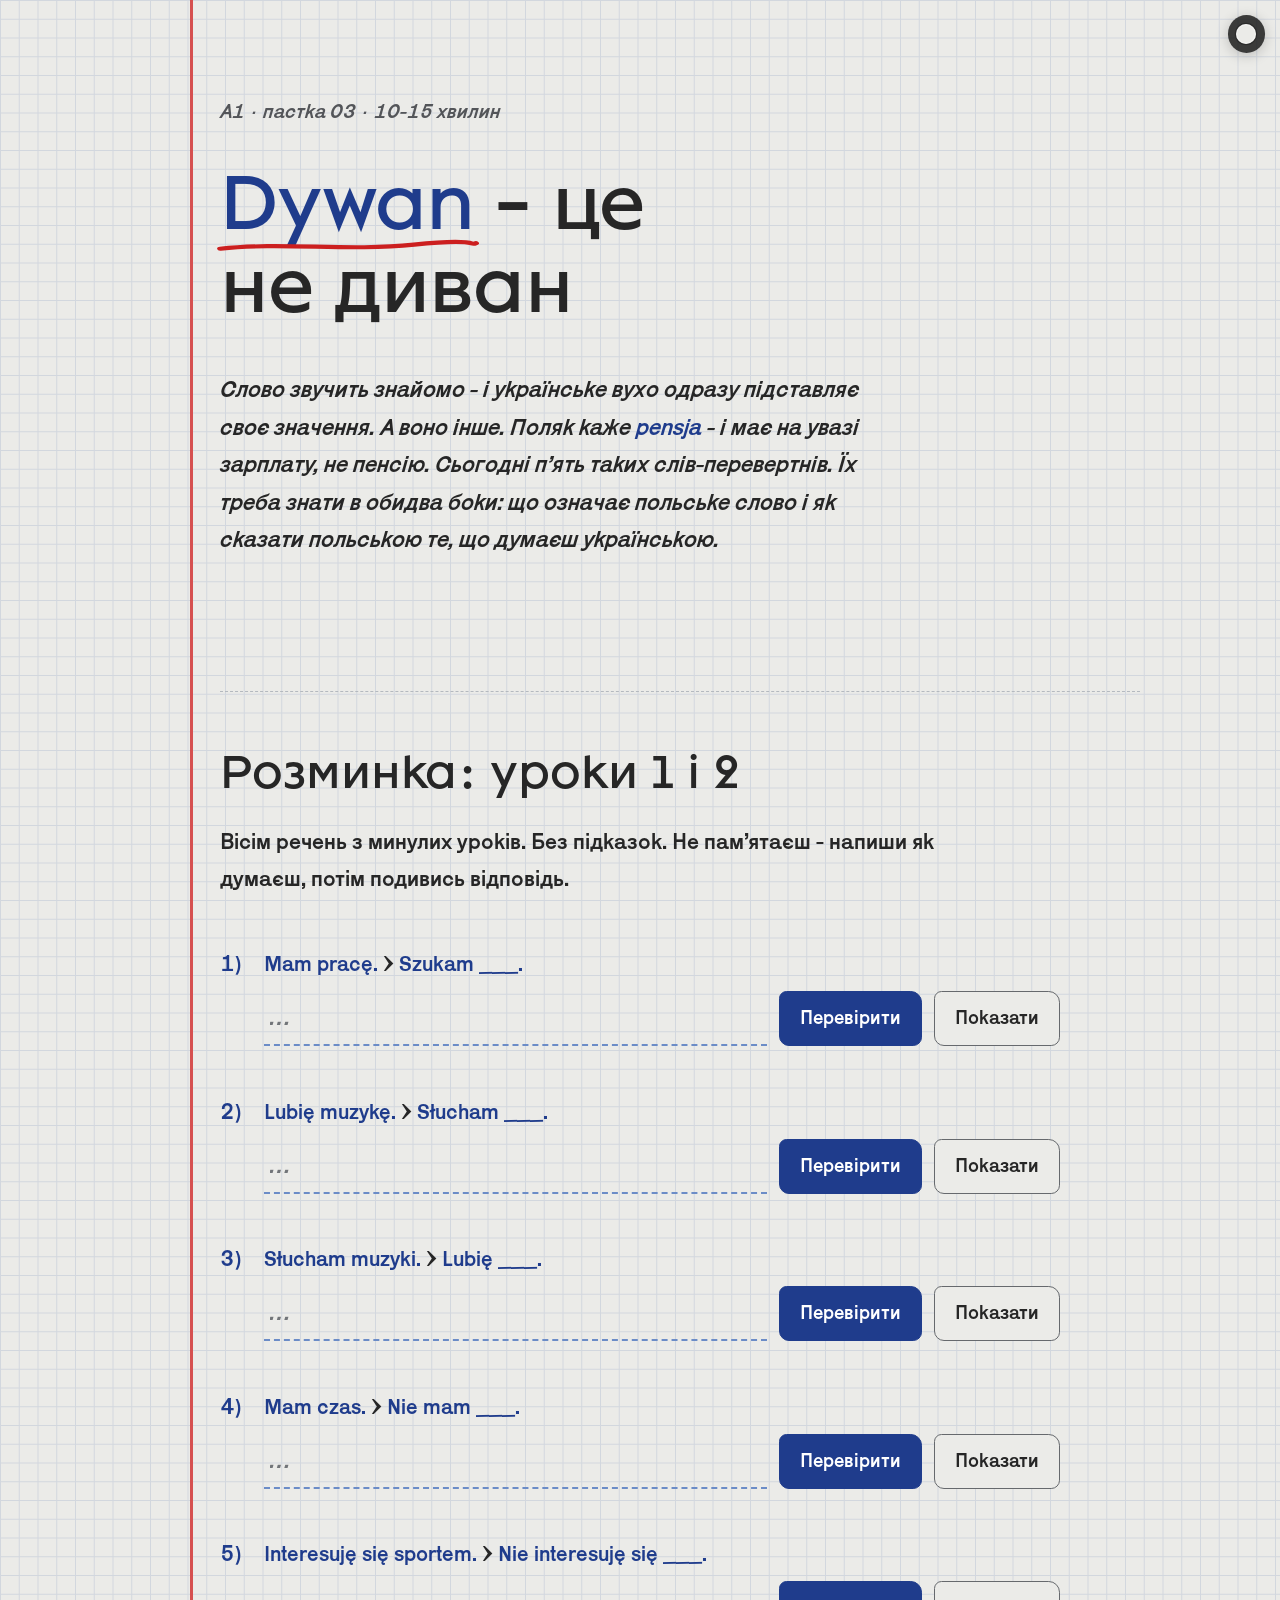
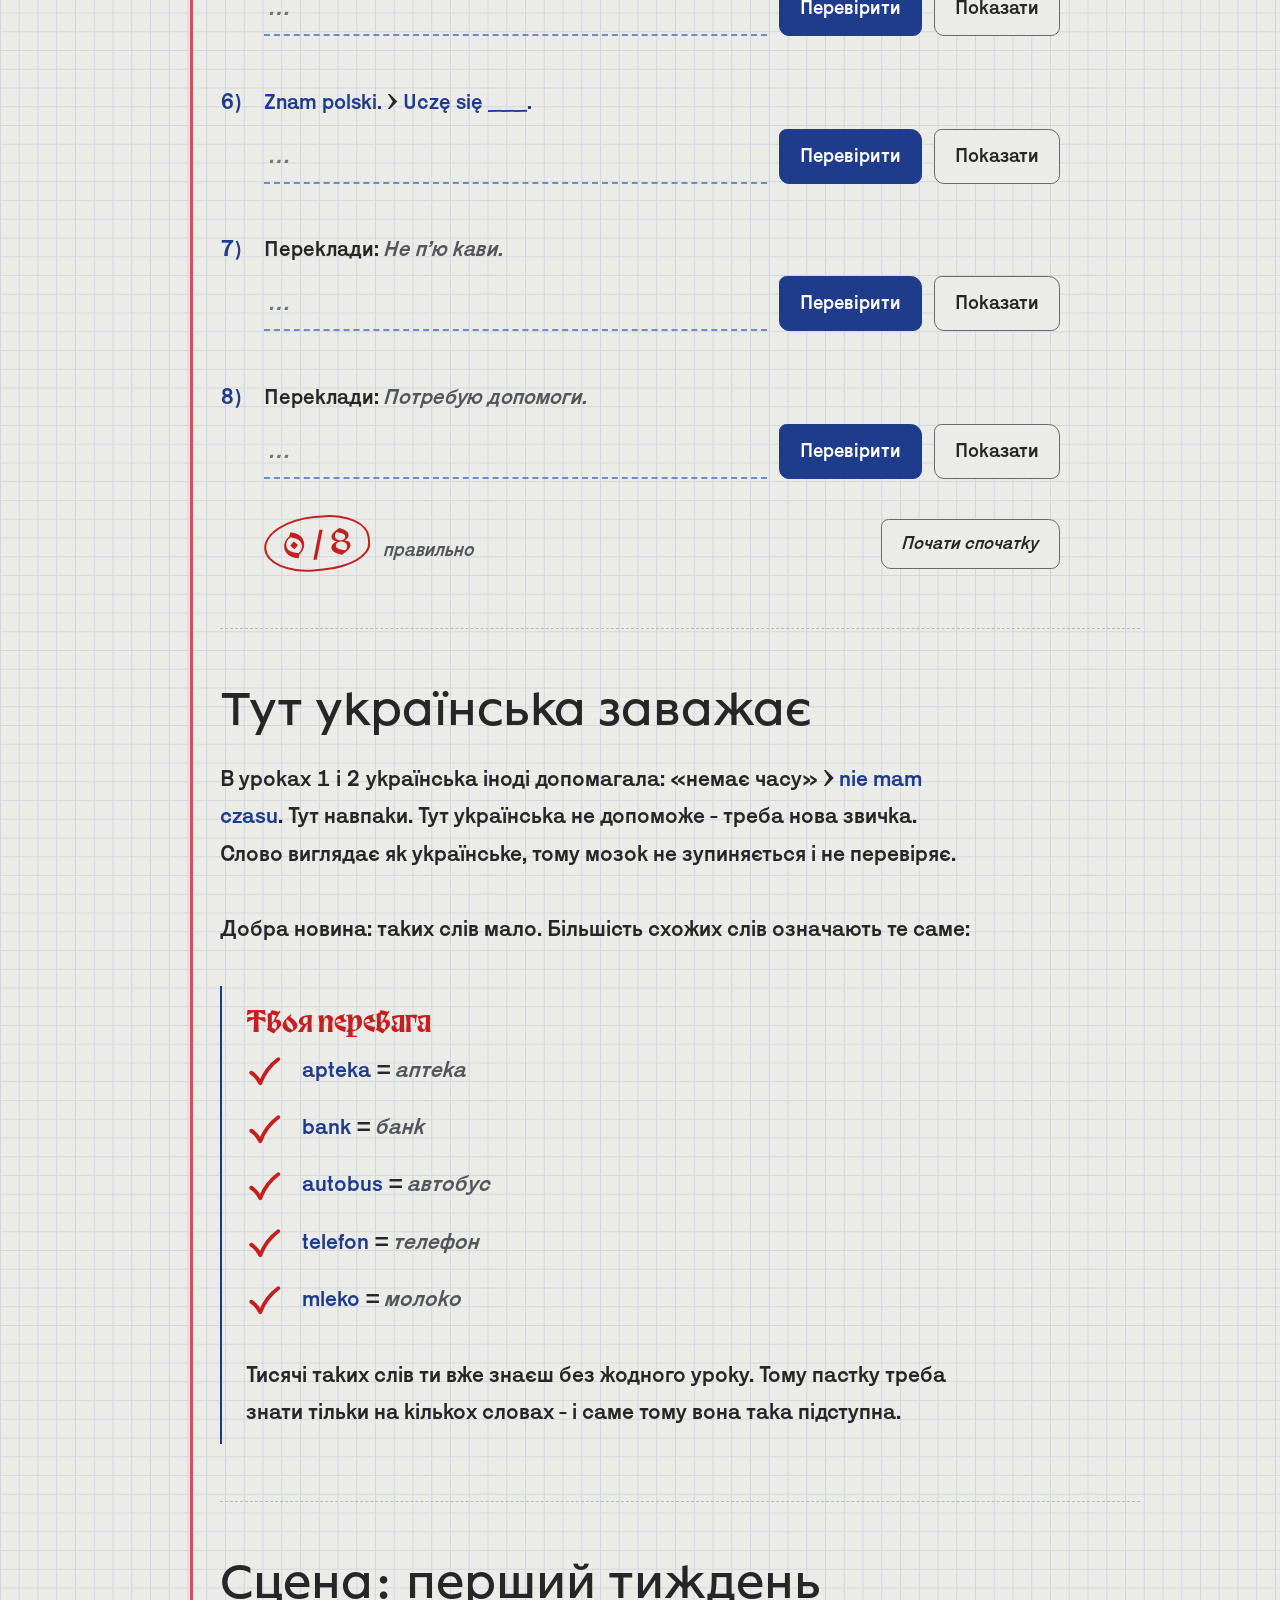
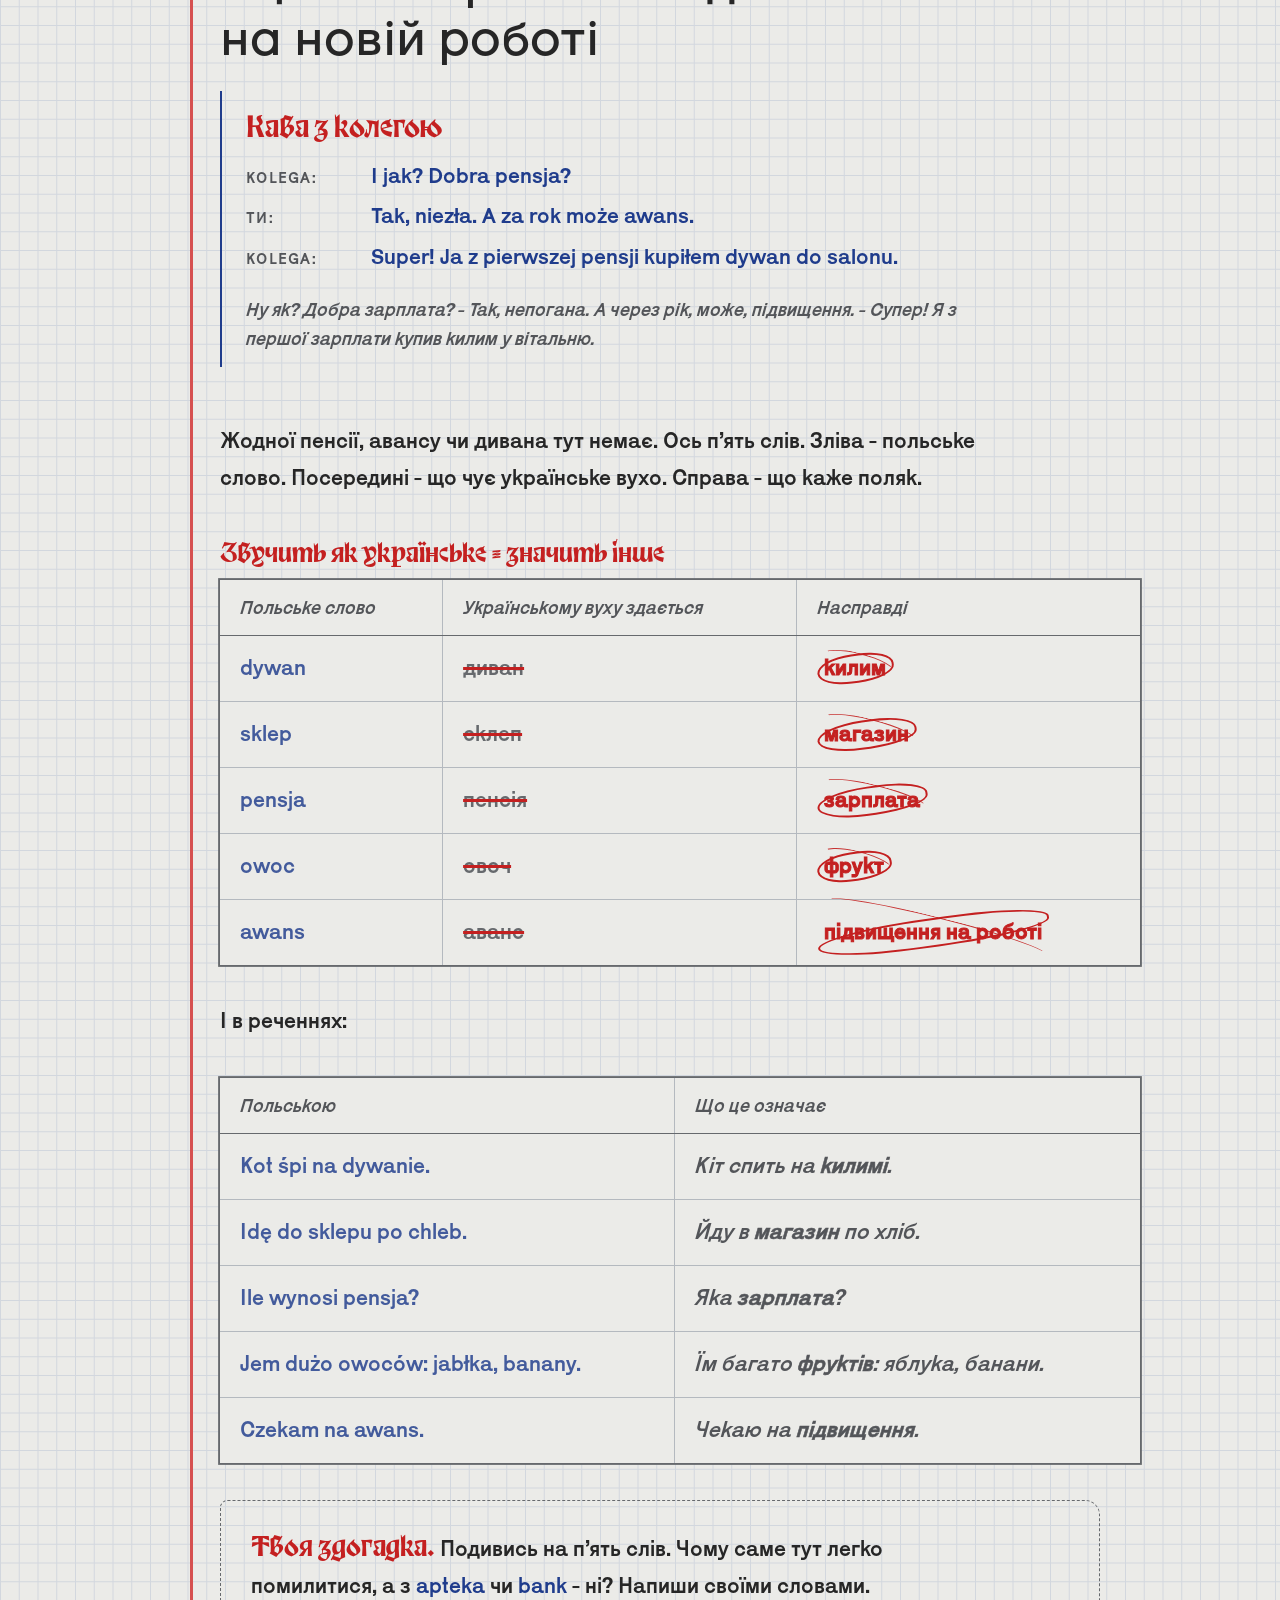
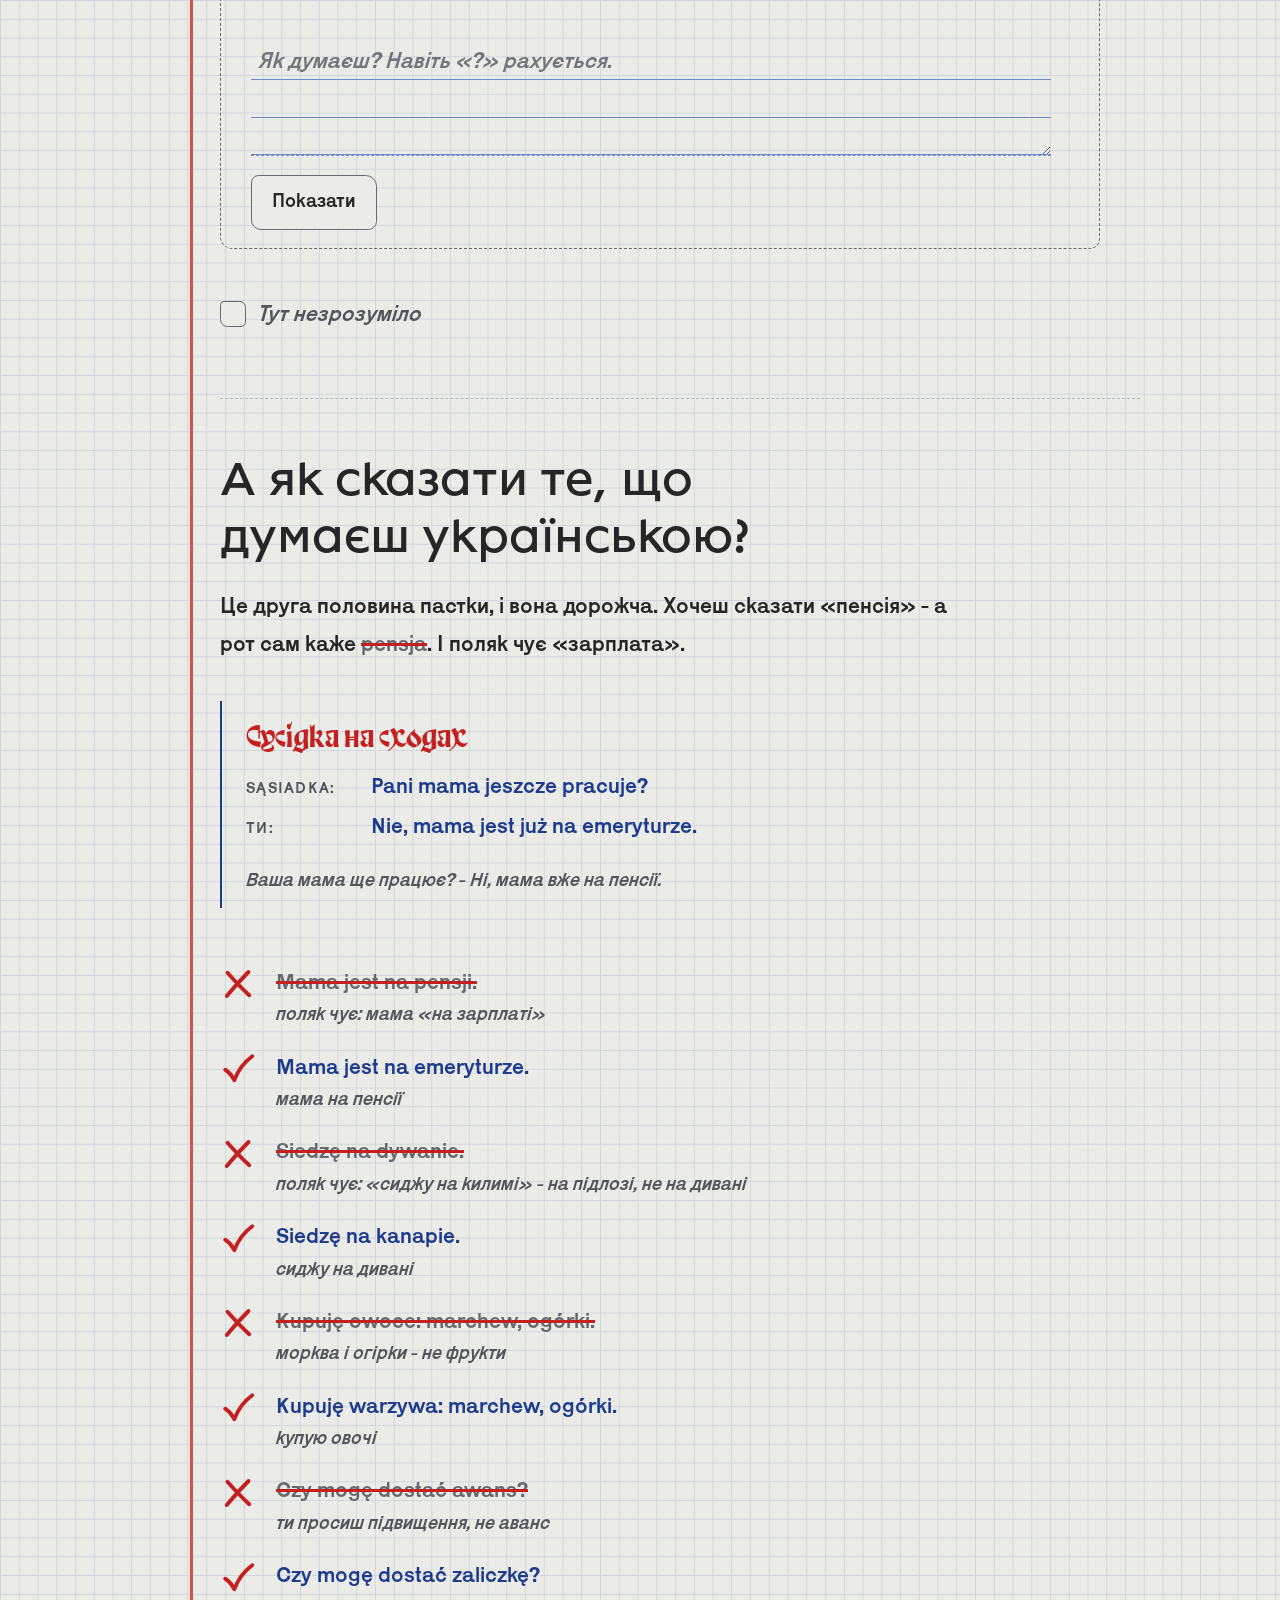
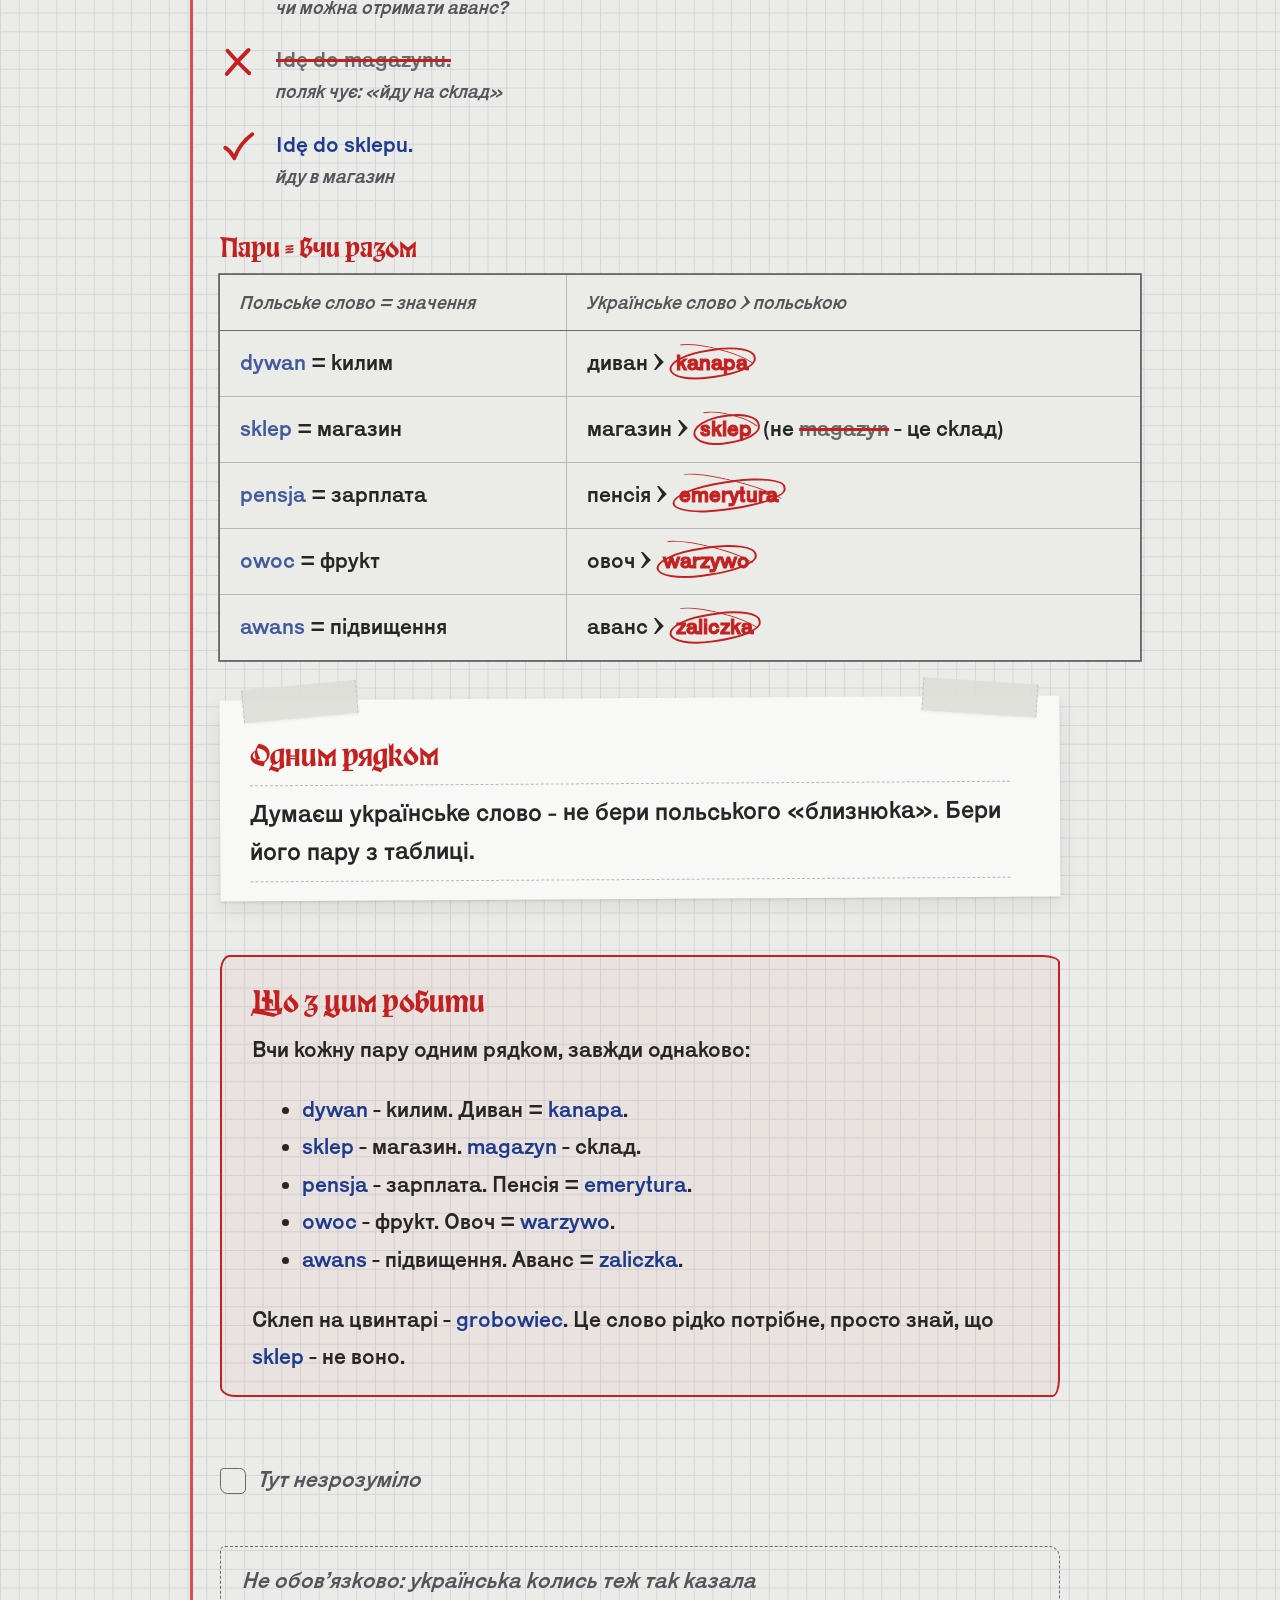
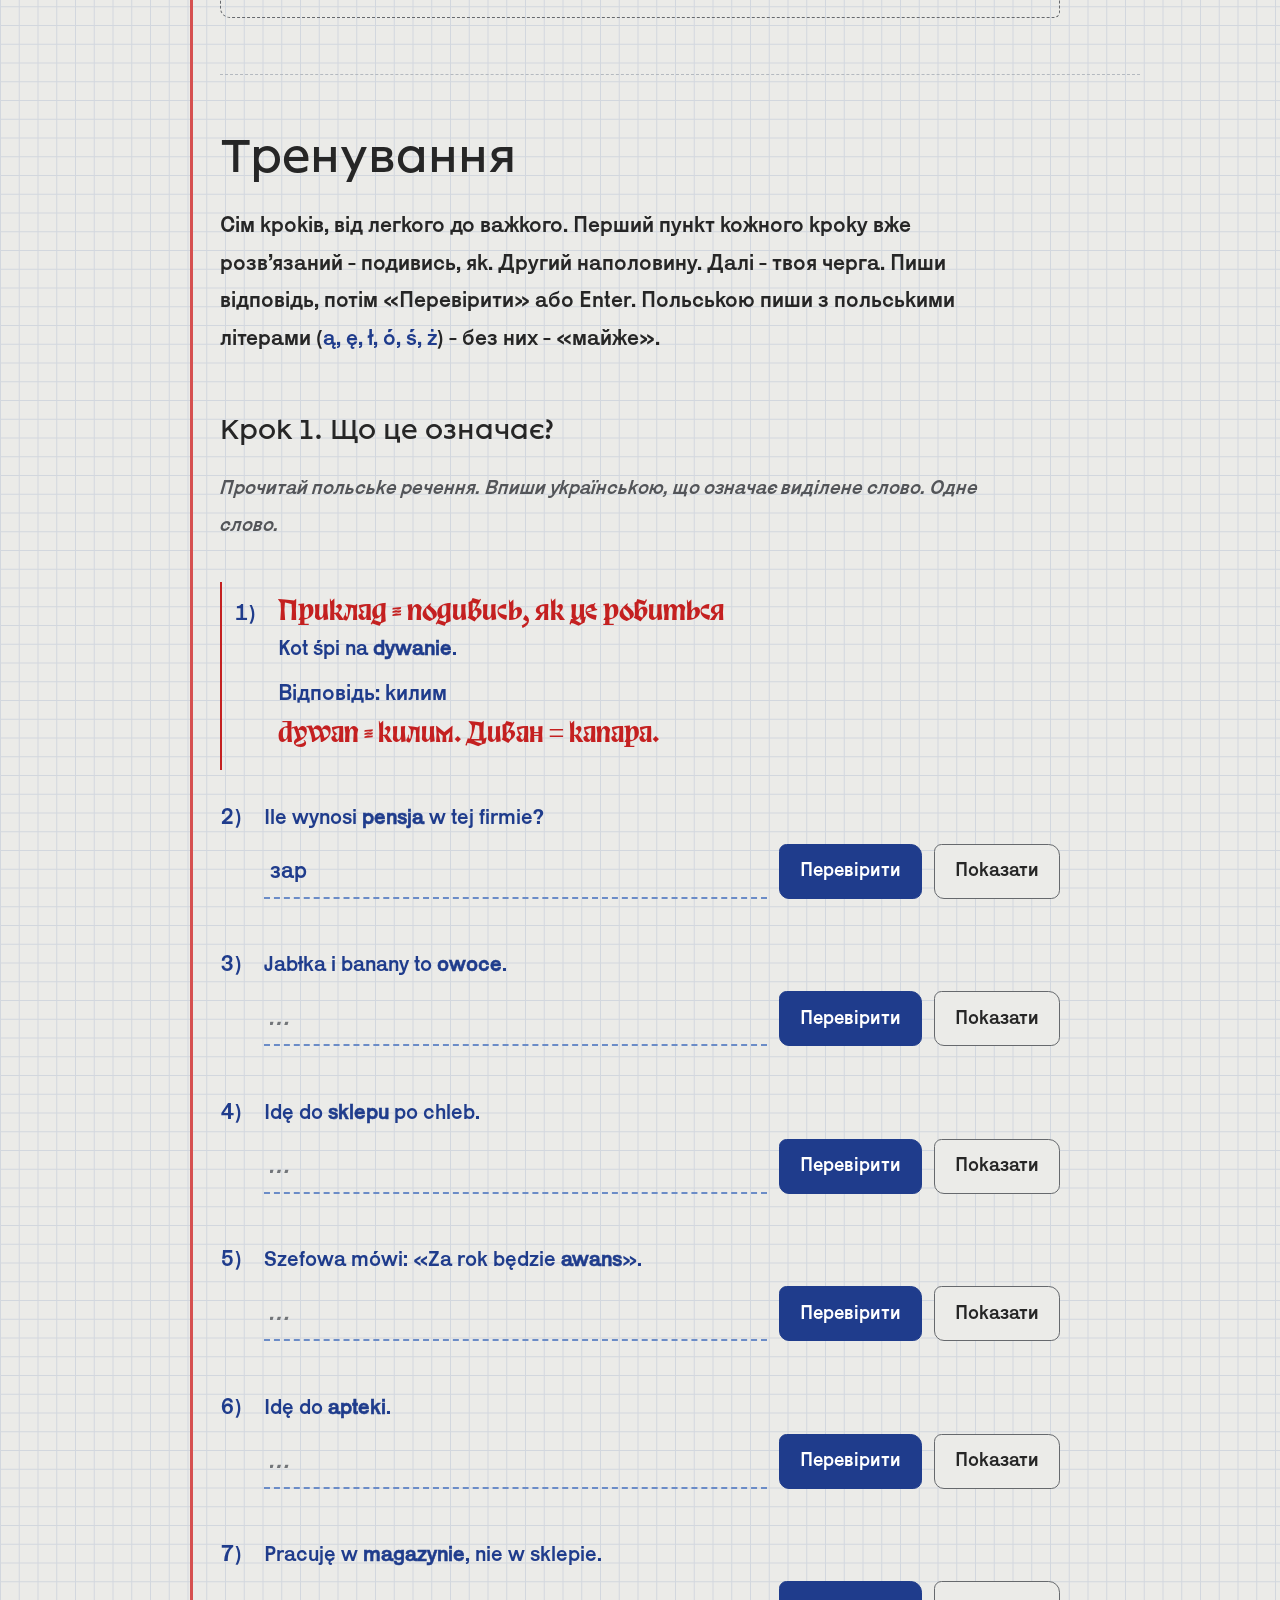
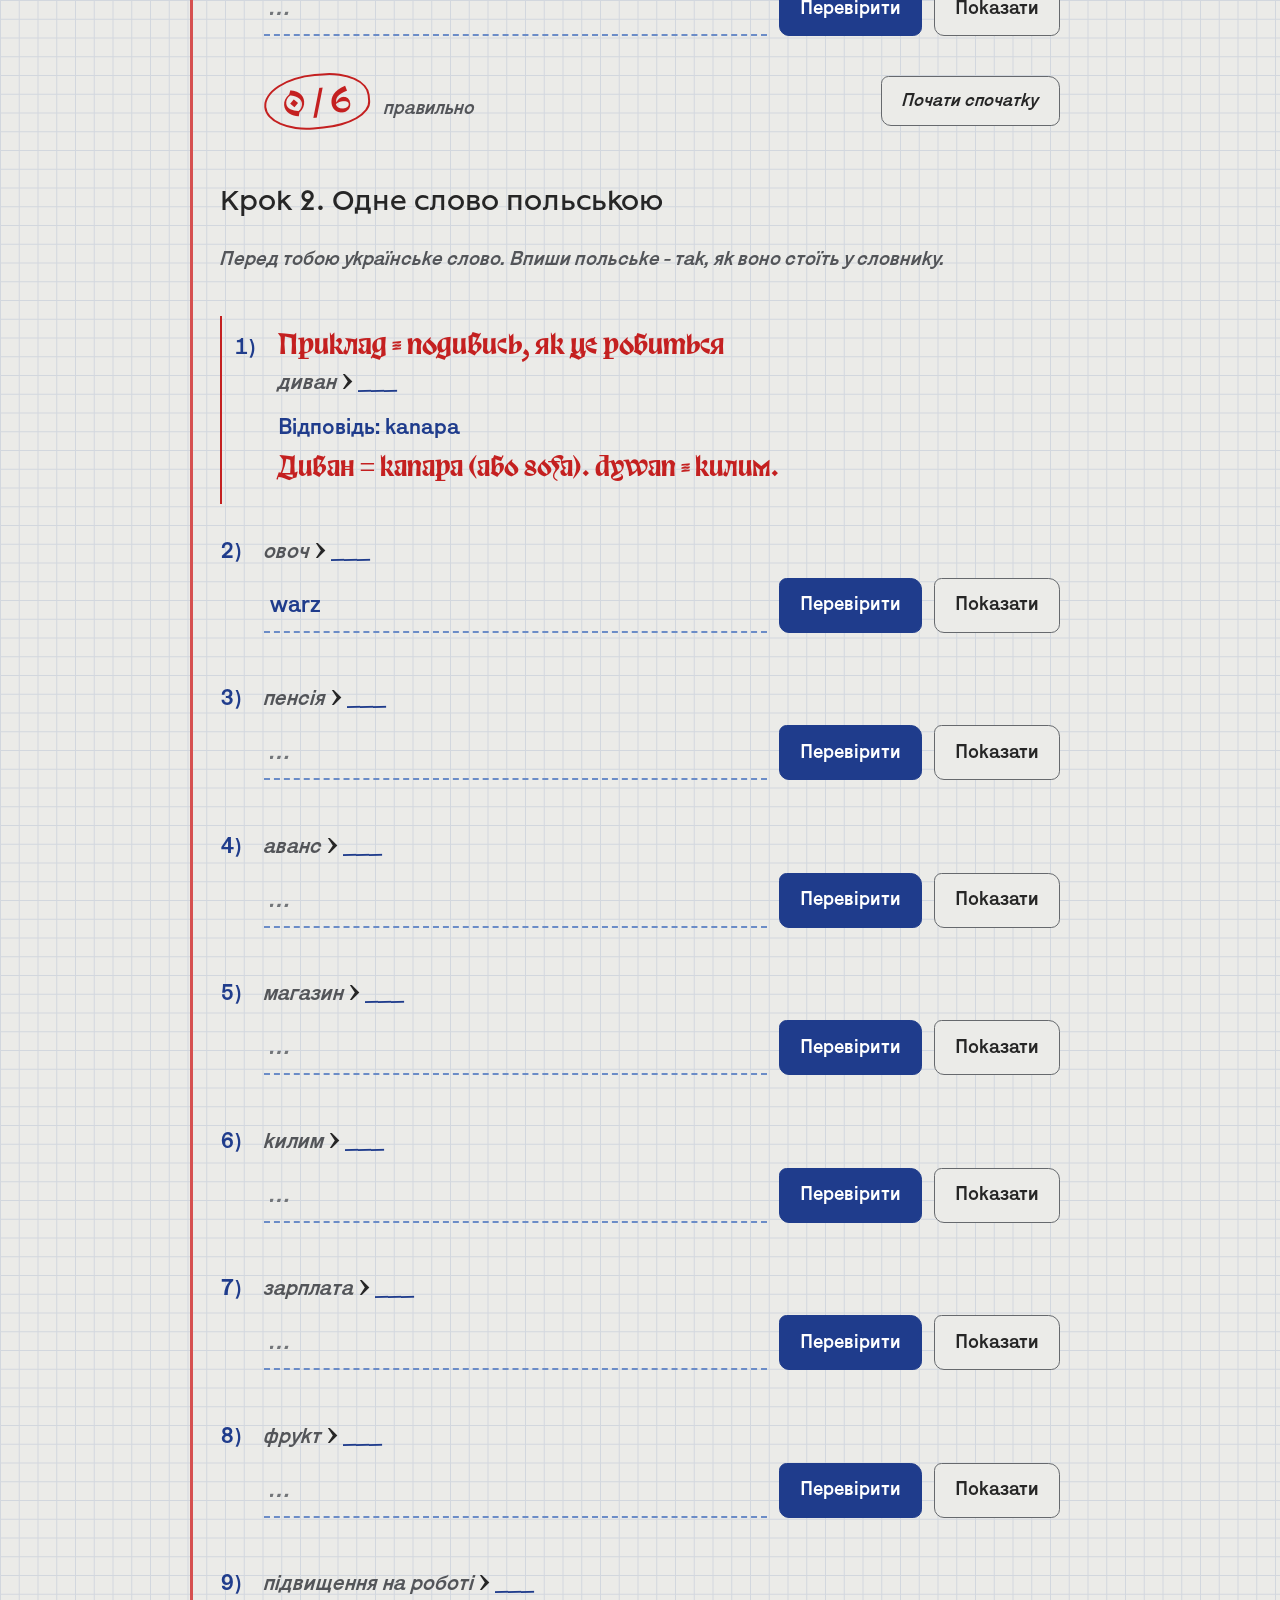
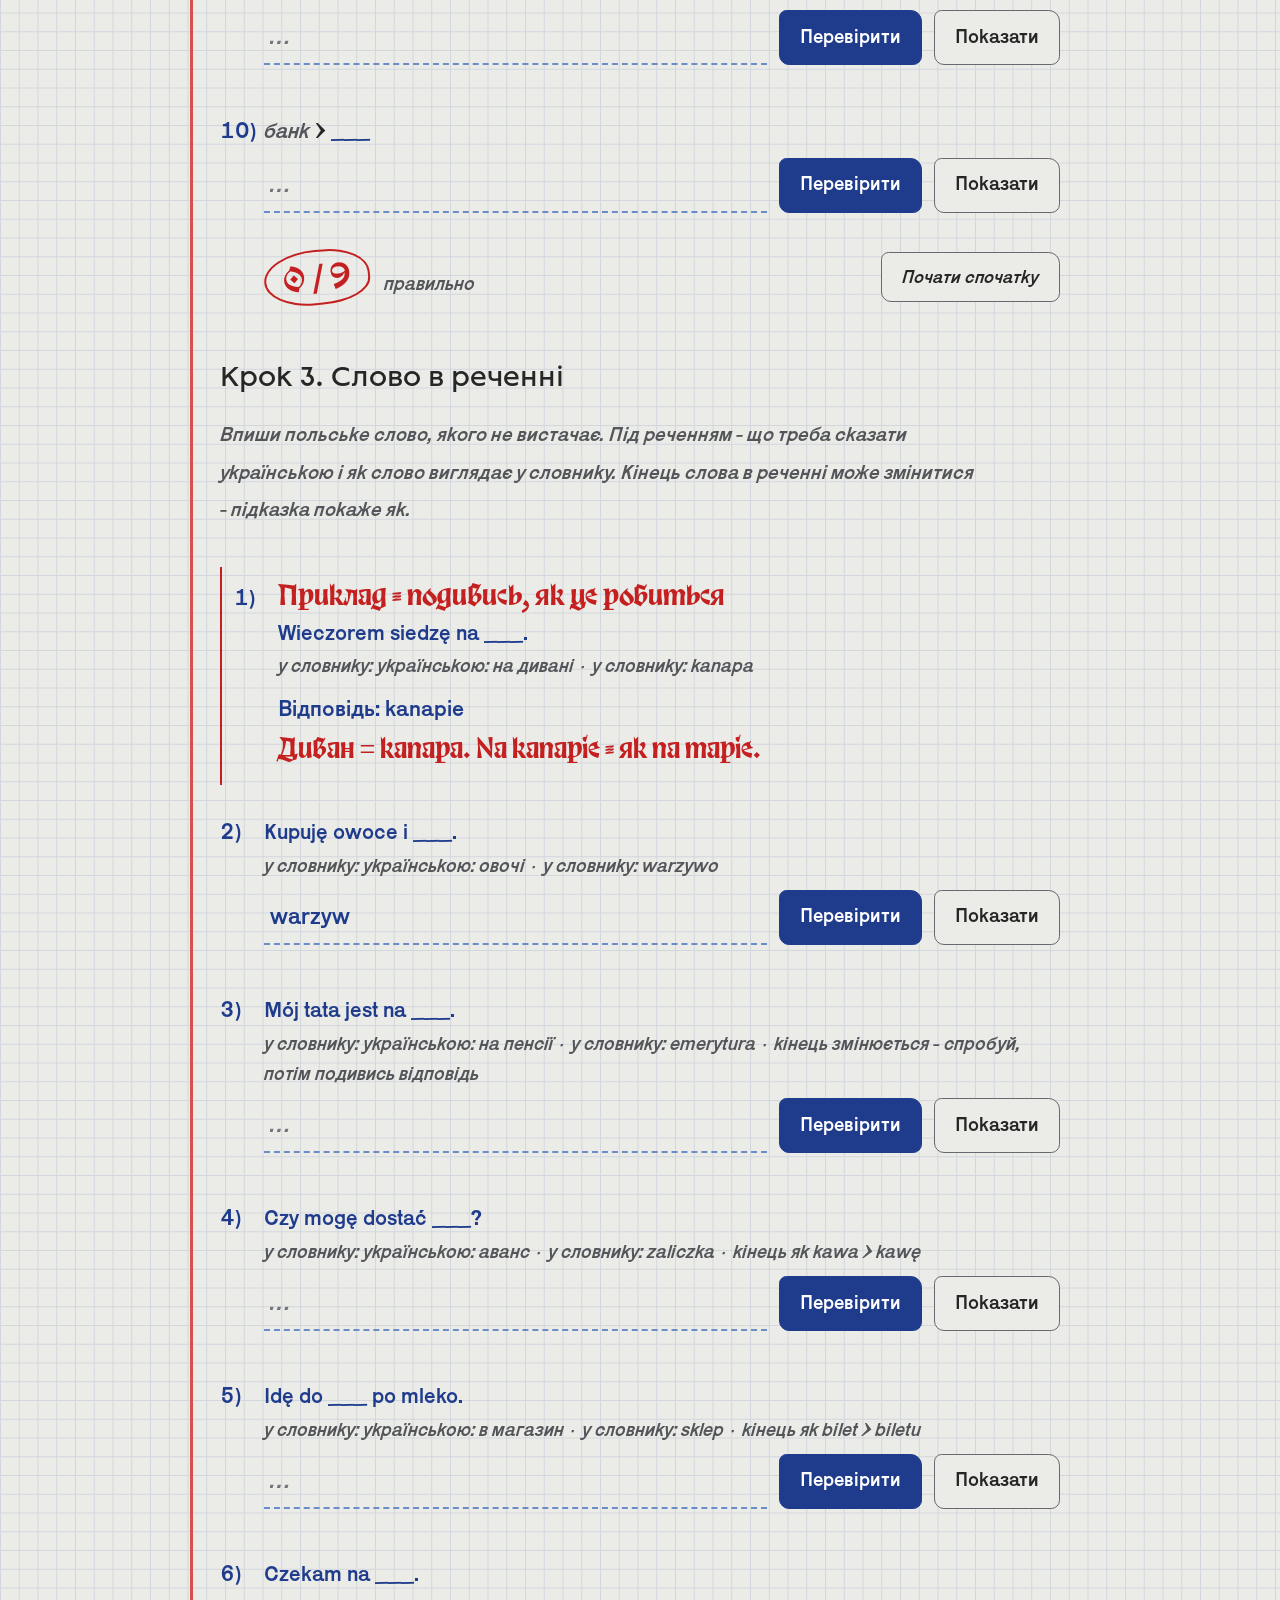
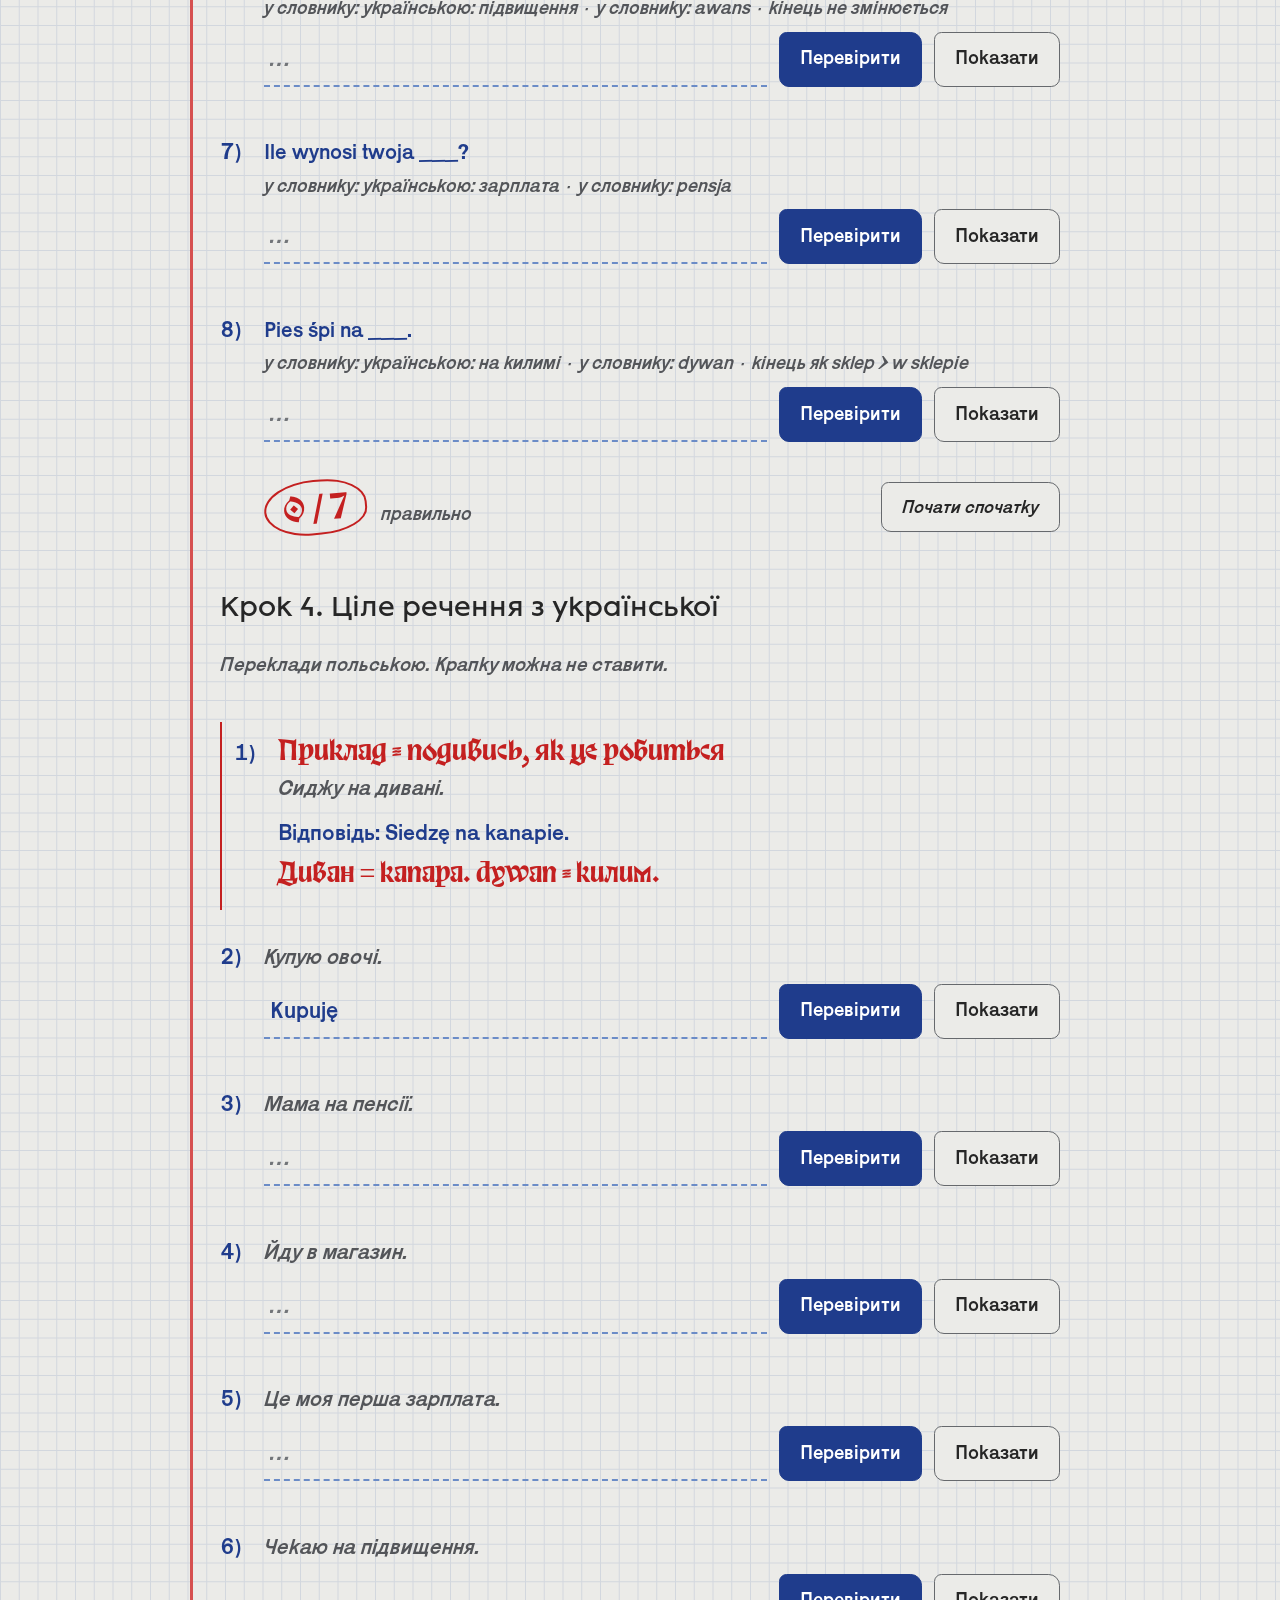
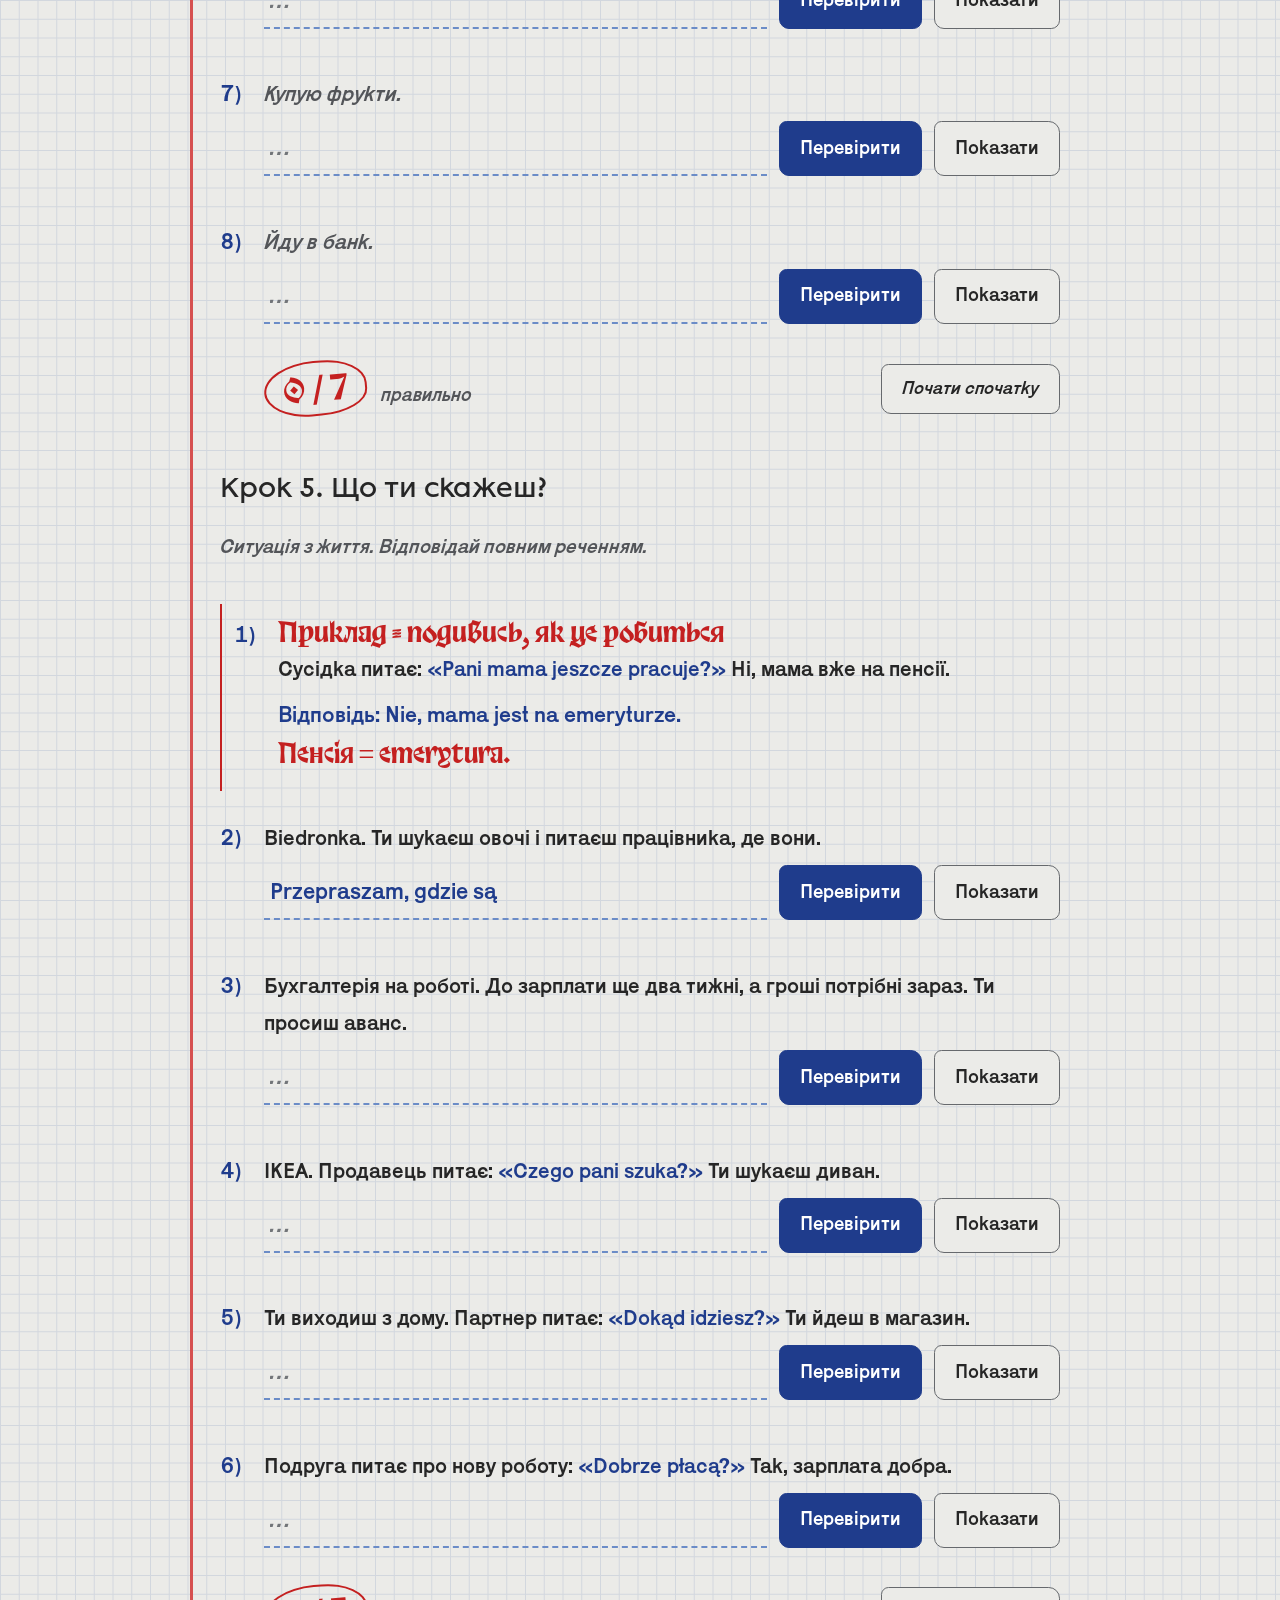
<file: lessons/0003-falszywi-przyjaciele.html>
<!DOCTYPE html>
<html lang="uk">
<head>
<meta charset="utf-8">
<meta name="viewport" content="width=device-width, initial-scale=1">
<title>Урок 3 - Dywan - це не диван</title>
<link rel="stylesheet" href="../assets/kurs.css">
<script src="../assets/palette.js"></script>
<script defer src="../assets/quiz.js"></script>
</head>
<body>
<main class="wrap">

<header class="masthead">
  <p class="eyebrow">A1 · пастка 03 · 10-15 хвилин</p>
  <h1><span class="pl">Dywan</span> - це не диван</h1>
  <p class="standfirst">Слово звучить знайомо - і українське вухо одразу підставляє своє значення. А воно інше. Поляк каже <span class="pl">pensja</span> - і має на увазі зарплату, не пенсію. Сьогодні п’ять таких слів-перевертнів. Їх треба знати в обидва боки: що означає польське слово і як сказати польською те, що думаєш українською.</p>
</header>

<!-- ============ 0. Warm-up ============ -->

<h2>Розминка: уроки 1 і 2</h2>

<p>Вісім речень з минулих уроків. Без підказок. Не пам’ятаєш - напиши як думаєш, потім подивись відповідь.</p>

<ol class="drill" data-quiz data-step="0. Розминка">
  <li data-answer="pracy" data-why="Магніт szukam - як у «немає роботи».">
    <span class="stem"><span class="pl">Mam pracę.</span> → <span class="pl">Szukam ___.</span></span>
  </li>
  <li data-answer="muzyki" data-why="Магніт słucham - як у «немає музики».">
    <span class="stem"><span class="pl">Lubię muzykę.</span> → <span class="pl">Słucham ___.</span></span>
  </li>
  <li data-answer="muzykę" data-why="Не змінюється: lubię - не магніт.">
    <span class="stem"><span class="pl">Słucham muzyki.</span> → <span class="pl">Lubię ___.</span></span>
  </li>
  <li data-answer="czasu" data-why="Після nie - як у «немає часу».">
    <span class="stem"><span class="pl">Mam czas.</span> → <span class="pl">Nie mam ___.</span></span>
  </li>
  <li data-answer="sportem" data-why="Не змінюється: «не цікавлюся спорту» звучить криво.">
    <span class="stem"><span class="pl">Interesuję się sportem.</span> → <span class="pl">Nie interesuję się ___.</span></span>
  </li>
  <li data-answer="polskiego" data-why="Магніт uczę się - як у «немає польської».">
    <span class="stem"><span class="pl">Znam polski.</span> → <span class="pl">Uczę się ___.</span></span>
  </li>
  <li data-answer="Nie piję kawy|Ja nie piję kawy" data-why="Після nie - як у «немає кави».">
    <span class="stem">Переклади: <span class="ua">Не п’ю кави.</span></span>
  </li>
  <li data-answer="Potrzebuję pomocy|Ja potrzebuję pomocy" data-why="Магніт potrzebuję - як у «немає допомоги».">
    <span class="stem">Переклади: <span class="ua">Потребую допомоги.</span></span>
  </li>
</ol>

<!-- ============ 1. Anchor ============ -->

<h2>Тут українська заважає</h2>

<p>В уроках 1 і 2 українська іноді допомагала: «немає часу» → <span class="pl">nie mam czasu</span>. Тут навпаки. Тут українська не допоможе - треба нова звичка. Слово виглядає як українське, тому мозок не зупиняється і не перевіряє.</p>

<p>Добра новина: таких слів мало. Більшість схожих слів означають те саме:</p>

<div class="box scene">
  <p class="label">Твоя перевага</p>
  <ul class="pairs">
    <li><span class="mark yes">✓</span> <span><span class="pl">apteka</span> = <span class="ua">аптека</span></span></li>
    <li><span class="mark yes">✓</span> <span><span class="pl">bank</span> = <span class="ua">банк</span></span></li>
    <li><span class="mark yes">✓</span> <span><span class="pl">autobus</span> = <span class="ua">автобус</span></span></li>
    <li><span class="mark yes">✓</span> <span><span class="pl">telefon</span> = <span class="ua">телефон</span></span></li>
    <li><span class="mark yes">✓</span> <span><span class="pl">mleko</span> = <span class="ua">молоко</span></span></li>
  </ul>
  <p>Тисячі таких слів ти вже знаєш без жодного уроку. Тому пастку треба знати тільки на кількох словах - і саме тому вона така підступна.</p>
</div>

<!-- ============ 2. Examples first: Polish word -> real meaning ============ -->

<h2>Сцена: перший тиждень на новій роботі</h2>

<div class="box scene">
  <p class="label">Кава з колегою</p>
  <p class="dialog">
    <span class="who">Kolega:</span> <span class="pl">I jak? Dobra pensja?</span><br>
    <span class="who">Ти:</span> <span class="pl">Tak, niezła. A za rok może awans.</span><br>
    <span class="who">Kolega:</span> <span class="pl">Super! Ja z pierwszej pensji kupiłem dywan do salonu.</span>
  </p>
  <p class="gloss-line">Ну як? Добра зарплата? - Так, непогана. А через рік, може, підвищення. - Супер! Я з першої зарплати купив килим у вітальню.</p>
</div>

<p>Жодної пенсії, авансу чи дивана тут немає. Ось п’ять слів. Зліва - польське слово. Посередині - що чує українське вухо. Справа - що каже поляк.</p>

<table class="ex">
  <caption>Звучить як українське - значить інше</caption>
  <thead><tr><th>Польське слово</th><th>Українському вуху здається</th><th>Насправді</th></tr></thead>
  <tbody>
    <tr><td><span class="pl">dywan</span></td><td><span class="pl-bad">диван</span></td><td><span class="chg">килим</span></td></tr>
    <tr><td><span class="pl">sklep</span></td><td><span class="pl-bad">склеп</span></td><td><span class="chg">магазин</span></td></tr>
    <tr><td><span class="pl">pensja</span></td><td><span class="pl-bad">пенсія</span></td><td><span class="chg">зарплата</span></td></tr>
    <tr><td><span class="pl">owoc</span></td><td><span class="pl-bad">овоч</span></td><td><span class="chg">фрукт</span></td></tr>
    <tr><td><span class="pl">awans</span></td><td><span class="pl-bad">аванс</span></td><td><span class="chg">підвищення на роботі</span></td></tr>
  </tbody>
</table>

<p>І в реченнях:</p>

<table class="ex">
  <thead><tr><th>Польською</th><th>Що це означає</th></tr></thead>
  <tbody>
    <tr><td><span class="pl">Kot śpi na dywanie.</span></td><td><span class="ua">Кіт спить на <strong>килимі</strong>.</span></td></tr>
    <tr><td><span class="pl">Idę do sklepu po chleb.</span></td><td><span class="ua">Йду в <strong>магазин</strong> по хліб.</span></td></tr>
    <tr><td><span class="pl">Ile wynosi pensja?</span></td><td><span class="ua">Яка <strong>зарплата</strong>?</span></td></tr>
    <tr><td><span class="pl">Jem dużo owoców: jabłka, banany.</span></td><td><span class="ua">Їм багато <strong>фруктів</strong>: яблука, банани.</span></td></tr>
    <tr><td><span class="pl">Czekam na awans.</span></td><td><span class="ua">Чекаю на <strong>підвищення</strong>.</span></td></tr>
  </tbody>
</table>

<div class="guess" data-guess>
  <p class="prompt"><strong>Твоя здогадка.</strong> Подивись на п’ять слів. Чому саме тут легко помилитися, а з <span class="pl">apteka</span> чи <span class="pl">bank</span> - ні? Напиши своїми словами.</p>
  <div class="reveal">
    <div class="box rule">
      <p class="label">Одним рядком</p>
      <p class="formula">Слово звучить як українське, але означає інше. Мозок не зупиняється - тому ці п’ять треба вивчити напам’ять.</p>
    </div>
    <p><strong>Тест у голові:</strong> знайоме слово стоїть у дивному місці? Кіт спить на «дивані», а це підлога? Колега радіє «пенсії» в 30 років - зупинись. Може, це перевертень.</p>
    <p><strong>Запам’ятай одним реченням</strong> - у ньому всі п’ять:</p>
    <p class="formula"><span class="pl">Po awansie mam większą pensję, więc idę do sklepu po owoce i nowy dywan.</span></p>
    <p class="gloss-line">Після підвищення маю більшу зарплату, тож іду в магазин по фрукти і новий килим.</p>
  </div>
</div>

<p class="lost" data-lost="П’ять перевертнів"></p>

<!-- ============ 3. The other direction: what to say instead ============ -->

<h2>А як сказати те, що думаєш українською?</h2>

<p>Це друга половина пастки, і вона дорожча. Хочеш сказати «пенсія» - а рот сам каже <span class="pl-bad">pensja</span>. І поляк чує «зарплата».</p>

<div class="box scene">
  <p class="label">Сусідка на сходах</p>
  <p class="dialog">
    <span class="who">Sąsiadka:</span> <span class="pl">Pani mama jeszcze pracuje?</span><br>
    <span class="who">Ти:</span> <span class="pl">Nie, mama jest już na emeryturze.</span>
  </p>
  <p class="gloss-line">Ваша мама ще працює? - Ні, мама вже на пенсії.</p>
</div>

<ul class="pairs">
  <li><span class="mark no">✗</span> <span class="pl-bad">Mama jest na pensji.</span> <span class="gloss">поляк чує: мама «на зарплаті»</span></li>
  <li><span class="mark yes">✓</span> <span class="pl">Mama jest na emeryturze.</span> <span class="gloss">мама на пенсії</span></li>
  <li><span class="mark no">✗</span> <span class="pl-bad">Siedzę na dywanie.</span> <span class="gloss">поляк чує: «сиджу на килимі» - на підлозі, не на дивані</span></li>
  <li><span class="mark yes">✓</span> <span class="pl">Siedzę na kanapie.</span> <span class="gloss">сиджу на дивані</span></li>
  <li><span class="mark no">✗</span> <span class="pl-bad">Kupuję owoce: marchew, ogórki.</span> <span class="gloss">морква і огірки - не фрукти</span></li>
  <li><span class="mark yes">✓</span> <span class="pl">Kupuję warzywa: marchew, ogórki.</span> <span class="gloss">купую овочі</span></li>
  <li><span class="mark no">✗</span> <span class="pl-bad">Czy mogę dostać awans?</span> <span class="gloss">ти просиш підвищення, не аванс</span></li>
  <li><span class="mark yes">✓</span> <span class="pl">Czy mogę dostać zaliczkę?</span> <span class="gloss">чи можна отримати аванс?</span></li>
  <li><span class="mark no">✗</span> <span class="pl-bad">Idę do magazynu.</span> <span class="gloss">поляк чує: «йду на склад»</span></li>
  <li><span class="mark yes">✓</span> <span class="pl">Idę do sklepu.</span> <span class="gloss">йду в магазин</span></li>
</ul>

<table class="ex">
  <caption>Пари - вчи разом</caption>
  <thead><tr><th>Польське слово = значення</th><th>Українське слово → польською</th></tr></thead>
  <tbody>
    <tr><td><span class="pl">dywan</span> = килим</td><td>диван → <span class="pl"><span class="chg">kanapa</span></span></td></tr>
    <tr><td><span class="pl">sklep</span> = магазин</td><td>магазин → <span class="pl"><span class="chg">sklep</span></span> (не <span class="pl-bad">magazyn</span> - це склад)</td></tr>
    <tr><td><span class="pl">pensja</span> = зарплата</td><td>пенсія → <span class="pl"><span class="chg">emerytura</span></span></td></tr>
    <tr><td><span class="pl">owoc</span> = фрукт</td><td>овоч → <span class="pl"><span class="chg">warzywo</span></span></td></tr>
    <tr><td><span class="pl">awans</span> = підвищення</td><td>аванс → <span class="pl"><span class="chg">zaliczka</span></span></td></tr>
  </tbody>
</table>

<div class="box rule">
  <p class="label">Одним рядком</p>
  <p class="formula">Думаєш українське слово - не бери польського «близнюка». Бери його пару з таблиці.</p>
</div>

<div class="box trap">
  <p class="label">Що з цим робити</p>
  <p>Вчи кожну пару одним рядком, завжди однаково:</p>
  <ul>
    <li><span class="pl">dywan</span> - килим. Диван = <span class="pl">kanapa</span>.</li>
    <li><span class="pl">sklep</span> - магазин. <span class="pl">magazyn</span> - склад.</li>
    <li><span class="pl">pensja</span> - зарплата. Пенсія = <span class="pl">emerytura</span>.</li>
    <li><span class="pl">owoc</span> - фрукт. Овоч = <span class="pl">warzywo</span>.</li>
    <li><span class="pl">awans</span> - підвищення. Аванс = <span class="pl">zaliczka</span>.</li>
  </ul>
  <p>Склеп на цвинтарі - <span class="pl">grobowiec</span>. Це слово рідко потрібне, просто знай, що <span class="pl">sklep</span> - не воно.</p>
</div>

<p class="lost" data-lost="Як сказати українське слово"></p>

<!-- ============ 4. Fold ============ -->

<details class="fold">
  <summary>Не обов’язково: українська колись теж так казала</summary>
  <p>Цікаво: у великому тлумачному словнику української мови (СУМ) є ці «польські» значення - тільки рідкі або з західних говірок:</p>
  <ul class="pairs">
    <li><span class="mark yes">✓</span> <span class="ua">овоч</span> <span class="gloss">рідко: «плоди садових дерев… фрукти, садовина». Звідси «заказаний овоч» - як «заборонений плід».</span></li>
    <li><span class="mark yes">✓</span> <span class="ua">склеп</span> <span class="gloss">у говірках: «крамниця».</span></li>
  </ul>
  <p>Тобто польська зберегла те значення, яке в українській майже зникло. Якщо чуєш «заказаний овоч» - згадай <span class="pl">owoc</span>.</p>
  <p>І про <span class="pl">magazyn</span>: словник дає йому кілька значень - журнал, склад, рідко «великий магазин». Але в житті магазин - це <span class="pl">sklep</span>. Завжди.</p>
</details>

<!-- ============ 5. Practice ladder ============ -->

<h2>Тренування</h2>

<p>Сім кроків, від легкого до важкого. Перший пункт кожного кроку вже розв’язаний - подивись, як. Другий наполовину. Далі - твоя черга. Пиши відповідь, потім «Перевірити» або Enter. Польською пиши з польськими літерами (<span class="pl">ą, ę, ł, ó, ś, ż</span>) - без них - «майже».</p>

<h3>Крок 1. Що це означає?</h3>
<p class="step-note">Прочитай польське речення. Впиши українською, що означає виділене слово. Одне слово.</p>

<ol class="drill" data-quiz data-step="1. Що це означає">
  <li data-worked data-answer="килим" data-why="dywan - килим. Диван = kanapa.">
    <span class="stem"><span class="pl">Kot śpi na <strong>dywanie</strong>.</span></span>
  </li>
  <li data-prefill="зар" data-answer="зарплата|зарплату|зарплати|зарплатня|заробітна плата" data-why="pensja - зарплата. Пенсія = emerytura.">
    <span class="stem"><span class="pl">Ile wynosi <strong>pensja</strong> w tej firmie?</span></span>
  </li>
  <li data-answer="фрукти|фрукт|фруктів" data-why="owoc - фрукт. Овоч = warzywo.">
    <span class="stem"><span class="pl">Jabłka i banany to <strong>owoce</strong>.</span></span>
  </li>
  <li data-answer="магазин|магазину|магазина|крамниця|крамницю|крамниці" data-why="sklep - магазин. magazyn - склад.">
    <span class="stem"><span class="pl">Idę do <strong>sklepu</strong> po chleb.</span></span>
  </li>
  <li data-answer="підвищення|підвищення на роботі|підвищення по службі|підвищення посади|просування" data-why="awans - підвищення. Аванс = zaliczka.">
    <span class="stem"><span class="pl">Szefowa mówi: «Za rok będzie <strong>awans</strong>».</span></span>
  </li>
  <li data-answer="аптека|аптеку|аптеки" data-why="Тут без пастки: apteka = аптека. Більшість схожих слів чесні.">
    <span class="stem"><span class="pl">Idę do <strong>apteki</strong>.</span></span>
  </li>
  <li data-answer="склад|склади|складі|на складі" data-why="magazyn - склад. Магазин = sklep.">
    <span class="stem"><span class="pl">Pracuję w <strong>magazynie</strong>, nie w sklepie.</span></span>
  </li>
</ol>

<h3>Крок 2. Одне слово польською</h3>
<p class="step-note">Перед тобою українське слово. Впиши польське - так, як воно стоїть у словнику.</p>

<ol class="drill" data-quiz data-step="2. Одне слово">
  <li data-worked data-answer="kanapa|sofa" data-why="Диван = kanapa (або sofa). dywan - килим.">
    <span class="stem"><span class="ua">диван</span> → <span class="pl">___</span></span>
  </li>
  <li data-prefill="warz" data-answer="warzywo|warzywa" data-why="Овоч = warzywo. owoc - фрукт.">
    <span class="stem"><span class="ua">овоч</span> → <span class="pl">___</span></span>
  </li>
  <li data-answer="emerytura" data-why="Пенсія = emerytura. pensja - зарплата.">
    <span class="stem"><span class="ua">пенсія</span> → <span class="pl">___</span></span>
  </li>
  <li data-answer="zaliczka" data-why="Аванс = zaliczka. awans - підвищення.">
    <span class="stem"><span class="ua">аванс</span> → <span class="pl">___</span></span>
  </li>
  <li data-answer="sklep" data-why="Магазин = sklep. magazyn - склад.">
    <span class="stem"><span class="ua">магазин</span> → <span class="pl">___</span></span>
  </li>
  <li data-answer="dywan" data-why="dywan - килим. Диван = kanapa.">
    <span class="stem"><span class="ua">килим</span> → <span class="pl">___</span></span>
  </li>
  <li data-answer="pensja|wypłata|wynagrodzenie" data-why="pensja - зарплата. Пенсія = emerytura.">
    <span class="stem"><span class="ua">зарплата</span> → <span class="pl">___</span></span>
  </li>
  <li data-answer="owoc|owoce" data-why="owoc - фрукт. Овоч = warzywo.">
    <span class="stem"><span class="ua">фрукт</span> → <span class="pl">___</span></span>
  </li>
  <li data-answer="awans" data-why="awans - підвищення. Аванс = zaliczka.">
    <span class="stem"><span class="ua">підвищення на роботі</span> → <span class="pl">___</span></span>
  </li>
  <li data-answer="bank" data-why="Тут без пастки: банк = bank.">
    <span class="stem"><span class="ua">банк</span> → <span class="pl">___</span></span>
  </li>
</ol>

<h3>Крок 3. Слово в реченні</h3>
<p class="step-note">Впиши польське слово, якого не вистачає. Під реченням - що треба сказати українською і як слово виглядає у словнику. Кінець слова в реченні може змінитися - підказка покаже як.</p>

<ol class="drill" data-quiz data-step="3. Слово в реченні">
  <li data-worked data-answer="kanapie" data-why="Диван = kanapa. Na kanapie - як na mapie.">
    <span class="stem"><span class="pl">Wieczorem siedzę na ___.</span></span>
    <span class="cue">українською: на дивані · у словнику: kanapa</span>
  </li>
  <li data-prefill="warzyw" data-answer="warzywa" data-why="Овоч = warzywo. Owoce i warzywa - так пишуть у кожному магазині.">
    <span class="stem"><span class="pl">Kupuję owoce i ___.</span></span>
    <span class="cue">українською: овочі · у словнику: warzywo</span>
  </li>
  <li data-answer="emeryturze" data-why="Пенсія = emerytura. emerytura → na emeryturze: тут r стає rze. Просто запам’ятай цей вираз.">
    <span class="stem"><span class="pl">Mój tata jest na ___.</span></span>
    <span class="cue">українською: на пенсії · у словнику: emerytura · кінець змінюється - спробуй, потім подивись відповідь</span>
  </li>
  <li data-answer="zaliczkę" data-why="Аванс = zaliczka. Zaliczkę - як kawę.">
    <span class="stem"><span class="pl">Czy mogę dostać ___?</span></span>
    <span class="cue">українською: аванс · у словнику: zaliczka · кінець як kawa → kawę</span>
  </li>
  <li data-answer="sklepu" data-why="Магазин = sklep. Do sklepu - як do domu.">
    <span class="stem"><span class="pl">Idę do ___ po mleko.</span></span>
    <span class="cue">українською: в магазин · у словнику: sklep · кінець як bilet → biletu</span>
  </li>
  <li data-answer="awans" data-why="awans - підвищення. Аванс = zaliczka.">
    <span class="stem"><span class="pl">Czekam na ___.</span></span>
    <span class="cue">українською: підвищення · у словнику: awans · кінець не змінюється</span>
  </li>
  <li data-answer="pensja|wypłata" data-why="pensja - зарплата. Пенсія = emerytura.">
    <span class="stem"><span class="pl">Ile wynosi twoja ___?</span></span>
    <span class="cue">українською: зарплата · у словнику: pensja</span>
  </li>
  <li data-answer="dywanie" data-why="dywan - килим. dywan → na dywanie, як sklep → w sklepie.">
    <span class="stem"><span class="pl">Pies śpi na ___.</span></span>
    <span class="cue">українською: на килимі · у словнику: dywan · кінець як sklep → w sklepie</span>
  </li>
</ol>

<h3>Крок 4. Ціле речення з української</h3>
<p class="step-note">Переклади польською. Крапку можна не ставити.</p>

<ol class="drill" data-quiz data-step="4. Речення з української">
  <li data-worked data-answer="Siedzę na kanapie.|Ja siedzę na kanapie" data-why="Диван = kanapa. dywan - килим.">
    <span class="stem"><span class="ua">Сиджу на дивані.</span></span>
  </li>
  <li data-prefill="Kupuję " data-answer="Kupuję warzywa|Ja kupuję warzywa" data-why="Овоч = warzywo. owoc - фрукт.">
    <span class="stem"><span class="ua">Купую овочі.</span></span>
  </li>
  <li data-core="na emeryturze|jest emerytką" data-answer="Mama jest na emeryturze|Moja mama jest na emeryturze|Mama jest emerytką|Moja mama jest emerytką" data-why="Пенсія = emerytura. Не pensja - то зарплата.">
    <span class="stem"><span class="ua">Мама на пенсії.</span></span>
  </li>
  <li data-answer="Idę do sklepu|Ja idę do sklepu" data-why="Магазин = sklep. Не magazyn - то склад.">
    <span class="stem"><span class="ua">Йду в магазин.</span></span>
  </li>
  <li data-core="pierwsza pensja|pierwsza wypłata|pierwsze wynagrodzenie" data-answer="To moja pierwsza pensja|To jest moja pierwsza pensja|To moja pierwsza wypłata|To jest moja pierwsza wypłata" data-why="pensja - зарплата. Пенсія = emerytura.">
    <span class="stem"><span class="ua">Це моя перша зарплата.</span></span>
  </li>
  <li data-answer="Czekam na awans|Ja czekam na awans" data-why="awans - підвищення. Аванс = zaliczka.">
    <span class="stem"><span class="ua">Чекаю на підвищення.</span></span>
  </li>
  <li data-answer="Kupuję owoce|Ja kupuję owoce" data-why="owoc - фрукт. Овоч = warzywo.">
    <span class="stem"><span class="ua">Купую фрукти.</span></span>
  </li>
  <li data-answer="Idę do banku|Ja idę do banku" data-why="Тут без пастки: банк = bank. Do banku - як do sklepu.">
    <span class="stem"><span class="ua">Йду в банк.</span></span>
  </li>
</ol>

<h3>Крок 5. Що ти скажеш?</h3>
<p class="step-note">Ситуація з життя. Відповідай повним реченням.</p>

<ol class="drill" data-quiz data-step="5. Ситуація">
  <li data-worked data-core="na emeryturze" data-answer="Nie, mama jest na emeryturze." data-why="Пенсія = emerytura.">
    <span class="stem">Сусідка питає: <span class="pl">«Pani mama jeszcze pracuje?»</span> Ні, мама вже на пенсії.</span>
  </li>
  <li data-prefill="Przepraszam, gdzie są " data-core="warzywa" data-answer="Przepraszam, gdzie są warzywa" data-why="Овоч = warzywo. owoce - то фрукти.">
    <span class="stem">Biedronka. Ти шукаєш овочі і питаєш працівника, де вони.</span>
  </li>
  <li data-core="zaliczkę|zaliczki" data-answer="Czy mogę dostać zaliczkę|Proszę o zaliczkę|Czy mogę prosić o zaliczkę|Potrzebuję zaliczki" data-why="Аванс = zaliczka. Не awans - то підвищення. Potrzebuję zaliczki - теж добре, магніт з уроку 2.">
    <span class="stem">Бухгалтерія на роботі. До зарплати ще два тижні, а гроші потрібні зараз. Ти просиш аванс.</span>
  </li>
  <li data-core="kanapę|kanapy|sofy|sofę" data-answer="Szukam kanapy|Chcę kupić kanapę|Szukam sofy" data-why="Диван = kanapa. Szukam - магніт з уроку 2: szukam kanapy.">
    <span class="stem">IKEA. Продавець питає: <span class="pl">«Czego pani szuka?»</span> Ти шукаєш диван.</span>
  </li>
  <li data-core="do sklepu" data-answer="Idę do sklepu|Idę do sklepu po chleb" data-why="Магазин = sklep. Ще можна: Idę na zakupy - але тут тренуємо sklep.">
    <span class="stem">Ти виходиш з дому. Партнер питає: <span class="pl">«Dokąd idziesz?»</span> Ти йдеш в магазин.</span>
  </li>
  <li data-core="pensja|pensję|wypłata|wypłatę" data-answer="Tak, mam dobrą pensję|Tak, dobra pensja" data-why="pensja - зарплата. Тут польське слово якраз правильне.">
    <span class="stem">Подруга питає про нову роботу: <span class="pl">«Dobrze płacą?»</span> Так, зарплата добра.</span>
  </li>
</ol>

<h3>Крок 6. Своє речення</h3>
<p class="step-note">Напиши про себе. Тут немає однієї правильної відповіді - порівняй з прикладом.</p>

<ol class="drill" data-quiz data-step="6. Своє речення">
  <li data-free data-model="W sklepie kupuję owoce, warzywa i mleko.">
    <span class="stem">Що ти зазвичай купуєш у магазині? Почни з <span class="pl">W sklepie kupuję …</span></span>
  </li>
  <li data-free data-model="W salonie mam kanapę i duży dywan.">
    <span class="stem">Що стоїть і лежить у твоїй вітальні? Почни з <span class="pl">W salonie mam …</span></span>
  </li>
  <li data-free data-model="Moi rodzice są na emeryturze.">
    <span class="stem">Хтось із твоєї родини на пенсії? Напиши одне речення.</span>
  </li>
</ol>

<h3>Крок 7. Вголос</h3>
<p class="step-note">Прочитай кожне речення вголос двічі. Голосно, не пошепки - вухо має звикнути до правильного звуку. Познач кожне прочитане.</p>

<ul class="aloud">
  <li><label><input type="checkbox"> <span class="pl">Po awansie mam większą pensję, więc idę do sklepu po owoce i nowy dywan.</span></label></li>
  <li><label><input type="checkbox"> <span class="pl">Siedzę na kanapie, a kot śpi na dywanie.</span></label></li>
  <li><label><input type="checkbox"> <span class="pl">Kupuję owoce i warzywa.</span></label></li>
  <li><label><input type="checkbox"> <span class="pl">Mama jest na emeryturze.</span></label></li>
  <li><label><input type="checkbox"> <span class="pl">Czy mogę dostać zaliczkę?</span></label></li>
  <li><label><input type="checkbox"> <span class="pl">Idę do sklepu, nie do magazynu.</span></label></li>
</ul>

<p class="lost" data-lost="Тренування"></p>

<!-- ============ 6. Explain back ============ -->

<h2>Скажи своїми словами</h2>

<p>2-3 речення українською: яке з п’яти слів тебе найбільше обманює і чому. Що хочеться сказати і що чує поляк. Без правил - так, як пояснюєш другові.</p>

<textarea rows="4" data-report-field="Своїми словами" placeholder="Наприклад: коли думаю «пенсія», хочеться сказати pensja, а поляк чує «зарплата»…"></textarea>

<!-- ============ 7. Report ============ -->

<h2>Звіт: що вийшло, що ні</h2>

<p>Натисни кнопку - сторінка збере результати, помилки, позначки «Тут незрозуміло» і твоє пояснення. Скопіюй і надішли Алексу або встав у чат з Claude. Наступний урок пояснить незрозуміле ще раз - з новими прикладами.</p>

<div class="report" data-report></div>

<!-- ============ 8. Spacing ============ -->

<h2>Повторити: завтра, через 3 дні, через 7 днів</h2>

<p>Не сьогодні ще раз. Відкрий цю сторінку завтра, натисни «Почати спочатку» і зроби тільки тренування. Потім ще раз через 3 дні і через 7 днів. Для цих слів добре працюють і паперові картки: з одного боку <span class="pl">pensja</span>, з другого - «зарплата · пенсія = emerytura».</p>

<p>Речення з помилками повернуться в розминку уроку 4.</p>

<h2>Що прочитати</h2>

<p>Значення польських слів - зі словника <a href="https://sjp.pl/">sjp.pl</a>: <a href="https://sjp.pl/dywan">dywan</a>, <a href="https://sjp.pl/sklep">sklep</a>, <a href="https://sjp.pl/magazyn">magazyn</a>, <a href="https://sjp.pl/pensja">pensja</a>, <a href="https://sjp.pl/emerytura">emerytura</a>, <a href="https://sjp.pl/owoc">owoc</a>, <a href="https://sjp.pl/warzywo">warzywo</a>, <a href="https://sjp.pl/awans">awans</a>, <a href="https://sjp.pl/zaliczka">zaliczka</a>, <a href="https://sjp.pl/kanapa">kanapa</a>, <a href="https://sjp.pl/grobowiec">grobowiec</a>. Можна відкрити будь-яке слово і перевірити.</p>

<p><a href="https://kadry.infor.pl/kadry/wynagrodzenia/rozliczanie_wynagrodzen/355880,Jak-rozliczac-i-potracac-zaliczki-udzielone-pracownikowi.html">kadry.infor.pl</a> - стаття польською для бухгалтерів про <span class="pl">zaliczka na poczet wynagrodzenia</span>, тобто аванс із зарплати. Так це слово звучить в офіційних документах.</p>

<p>Українські значення - зі «Словника української мови» (СУМ) на <a href="https://slovnyk.ua/">slovnyk.ua</a>: <a href="https://slovnyk.ua/index.php?swrd=%D0%BE%D0%B2%D0%BE%D1%87">овоч</a>, <a href="https://slovnyk.ua/index.php?swrd=%D1%81%D0%BA%D0%BB%D0%B5%D0%BF">склеп</a>, <a href="https://slovnyk.ua/index.php?swrd=%D0%B0%D0%B2%D0%B0%D0%BD%D1%81">аванс</a>.</p>

<p class="next">
  <a href="0002-dopelniacz-po-czasownikach.html">← Урок 2: слова-магніти</a> ·
  <a href="../index.html">Усі уроки</a>
</p>

<div class="ask">
  <p>Щось не сходиться - питай. Найкорисніше - напиши своє речення польською. Я скажу, де воно ламається і яка українська звичка це підказала.</p>
</div>

</main>
</body>
</html>
</file>
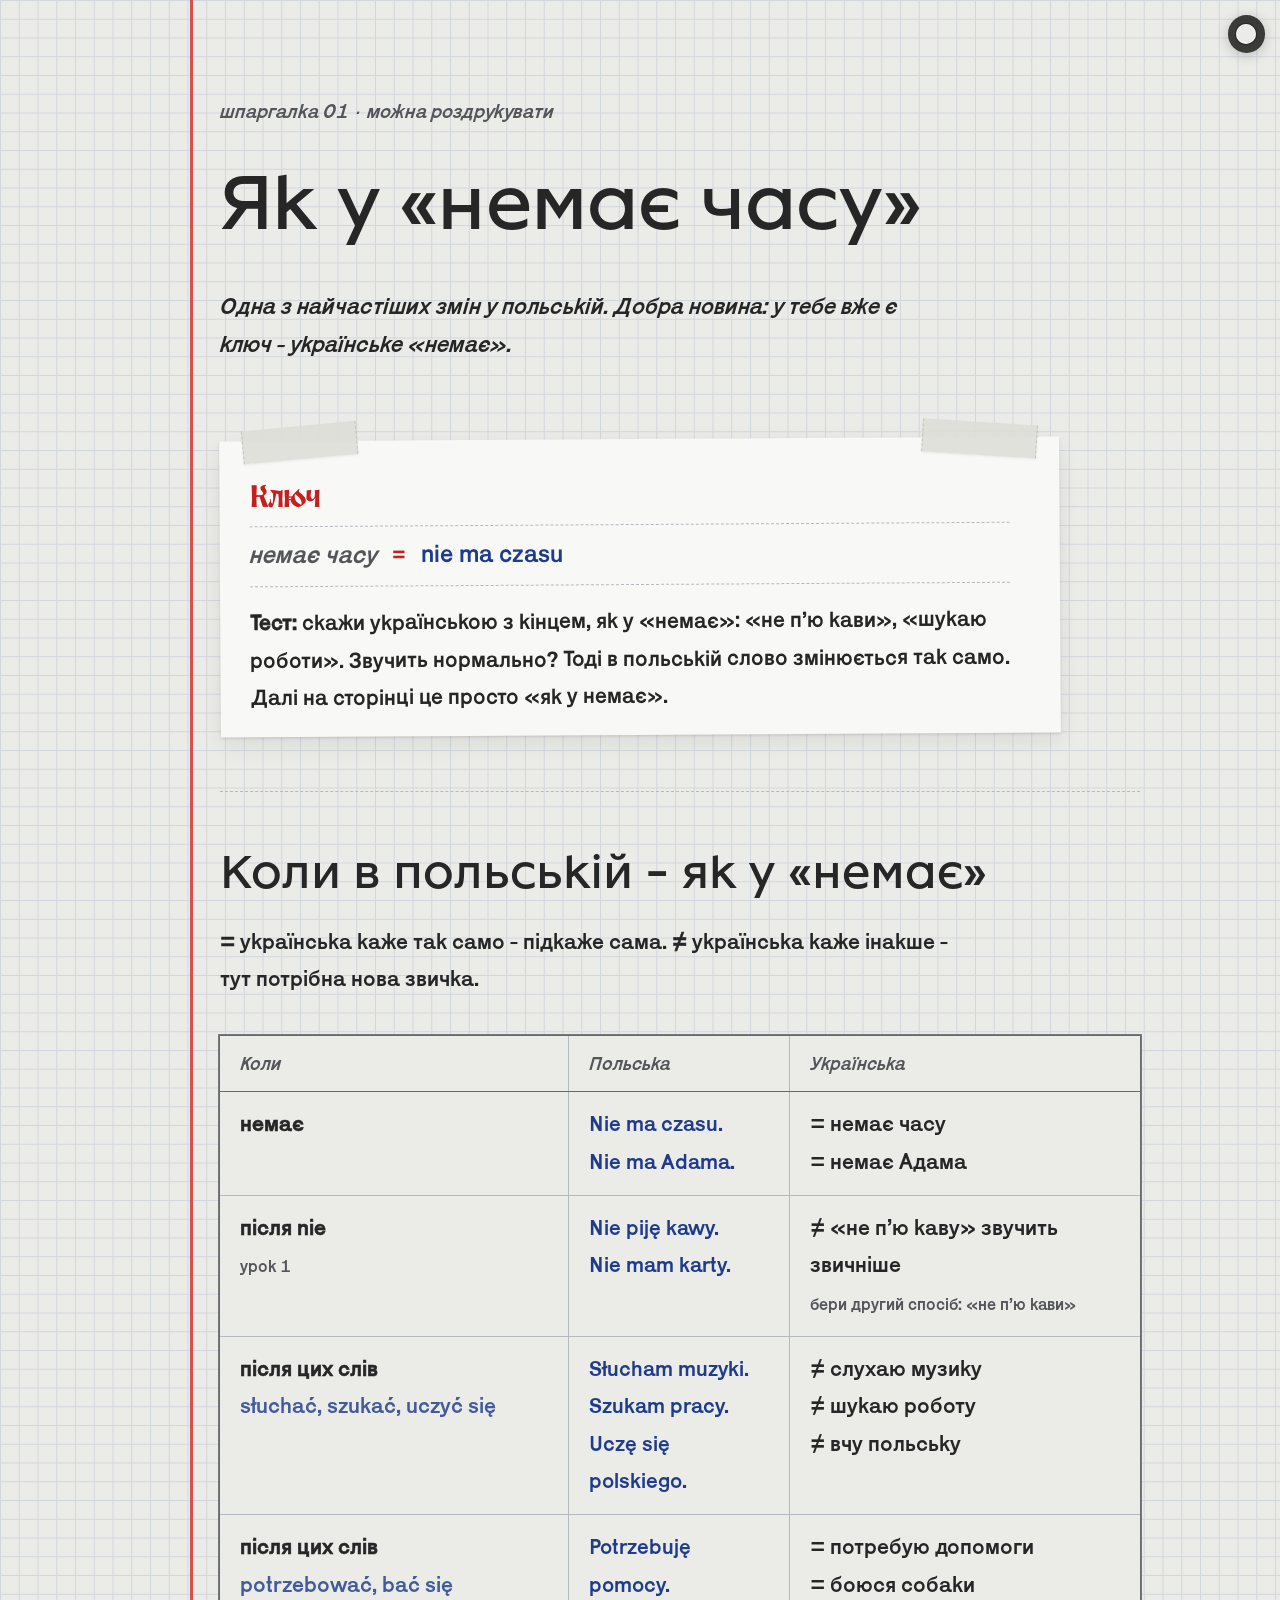
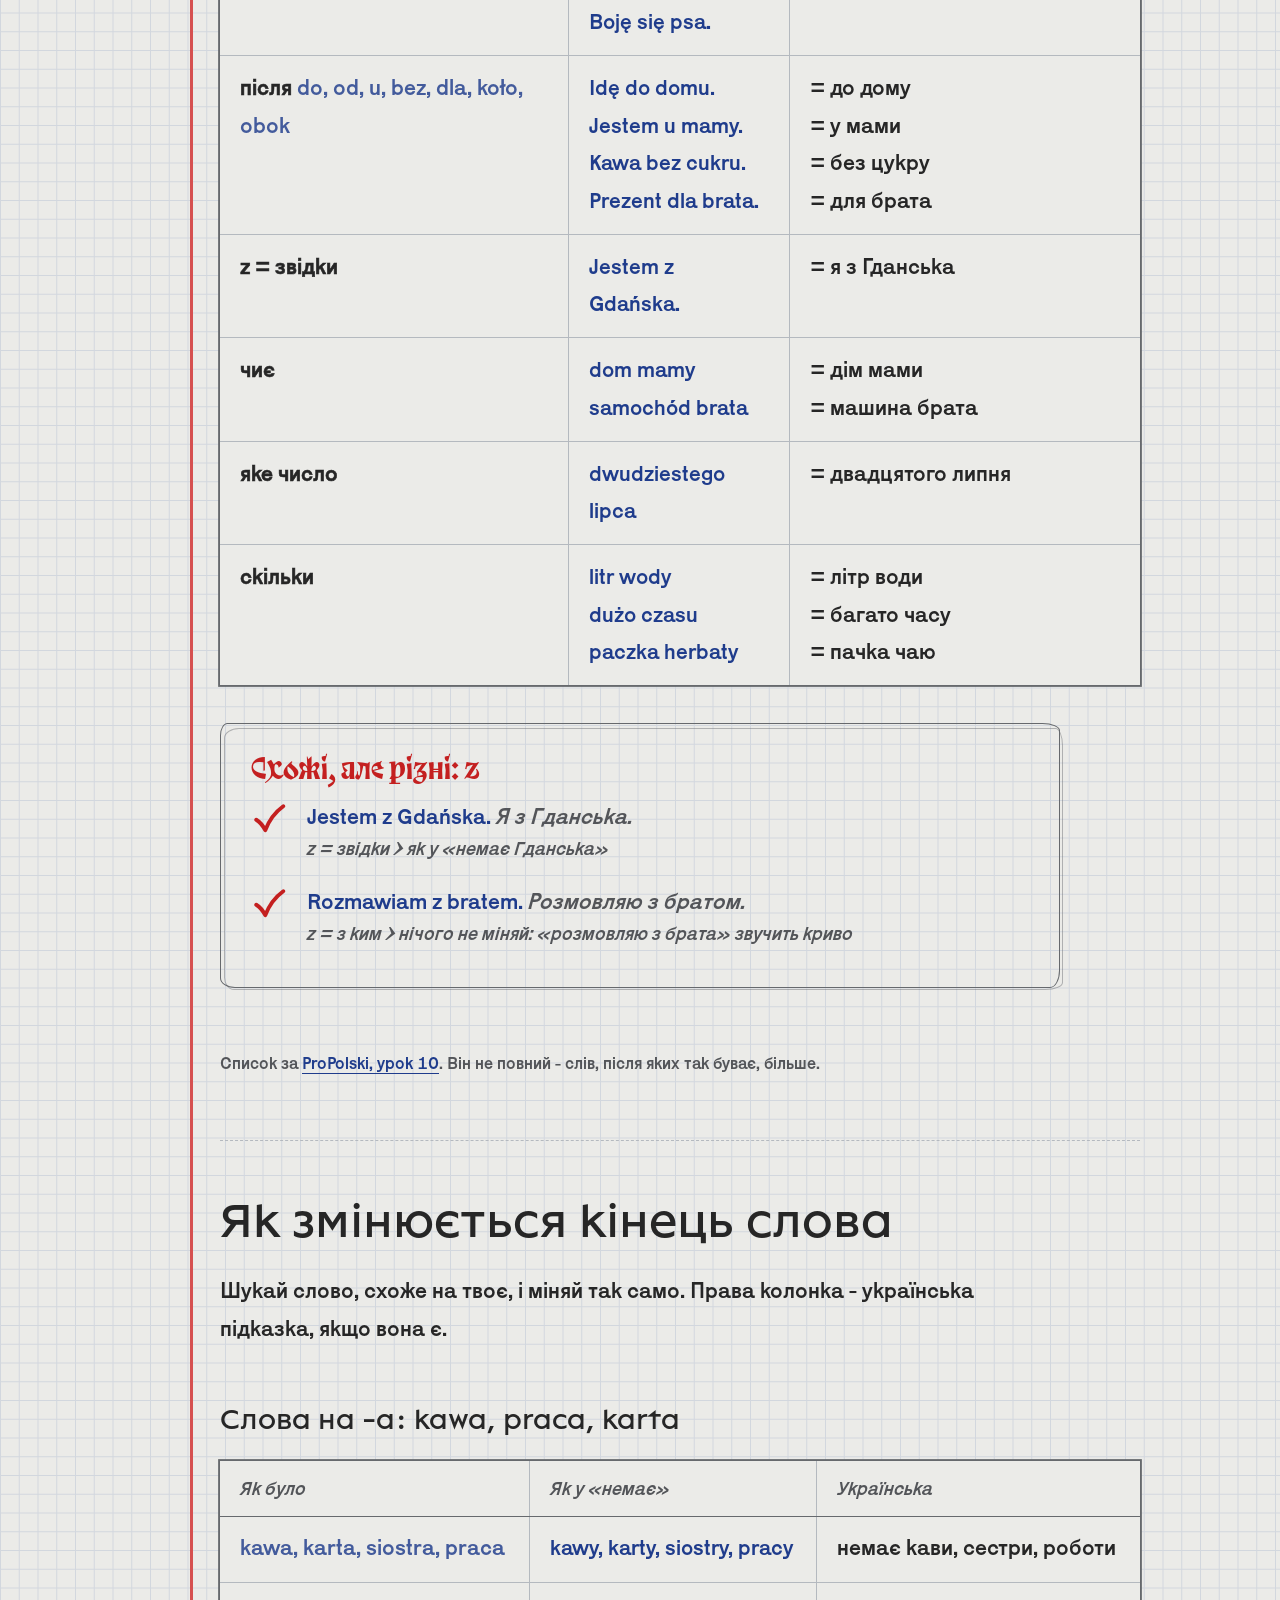
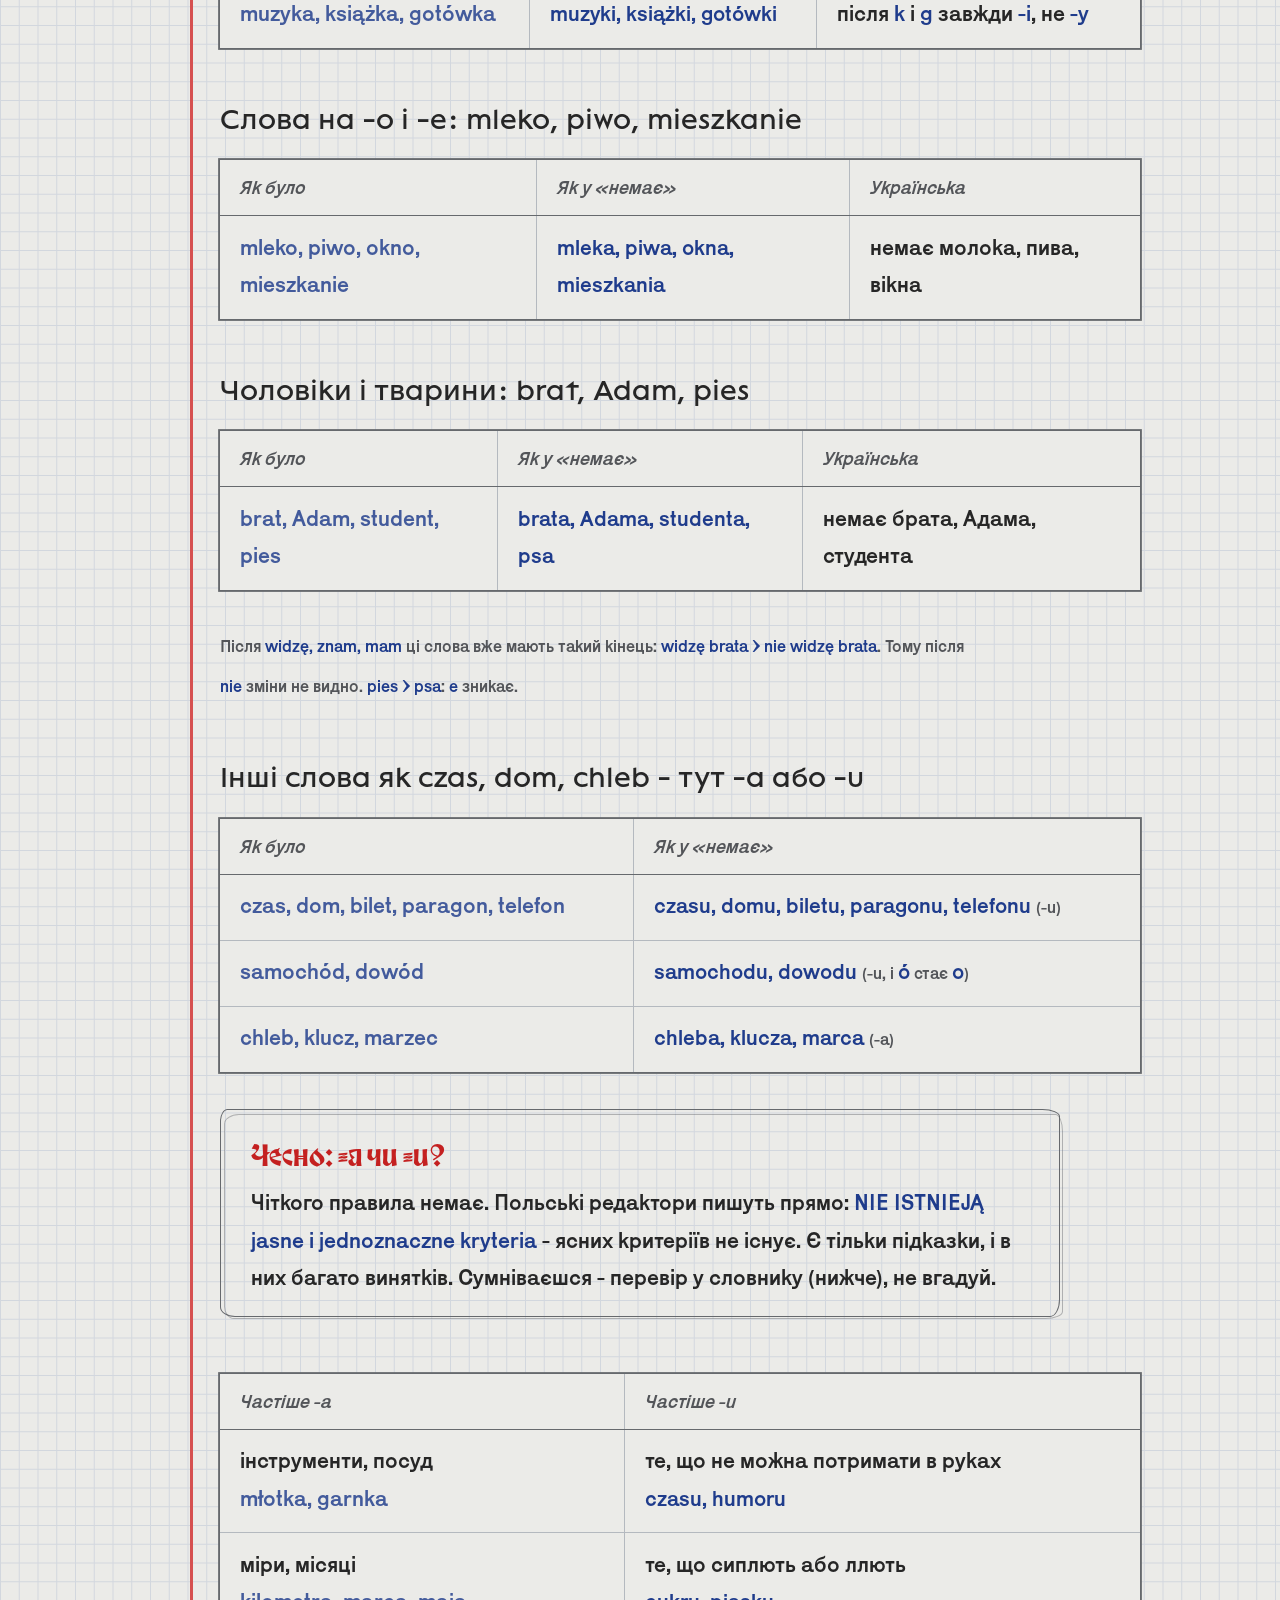
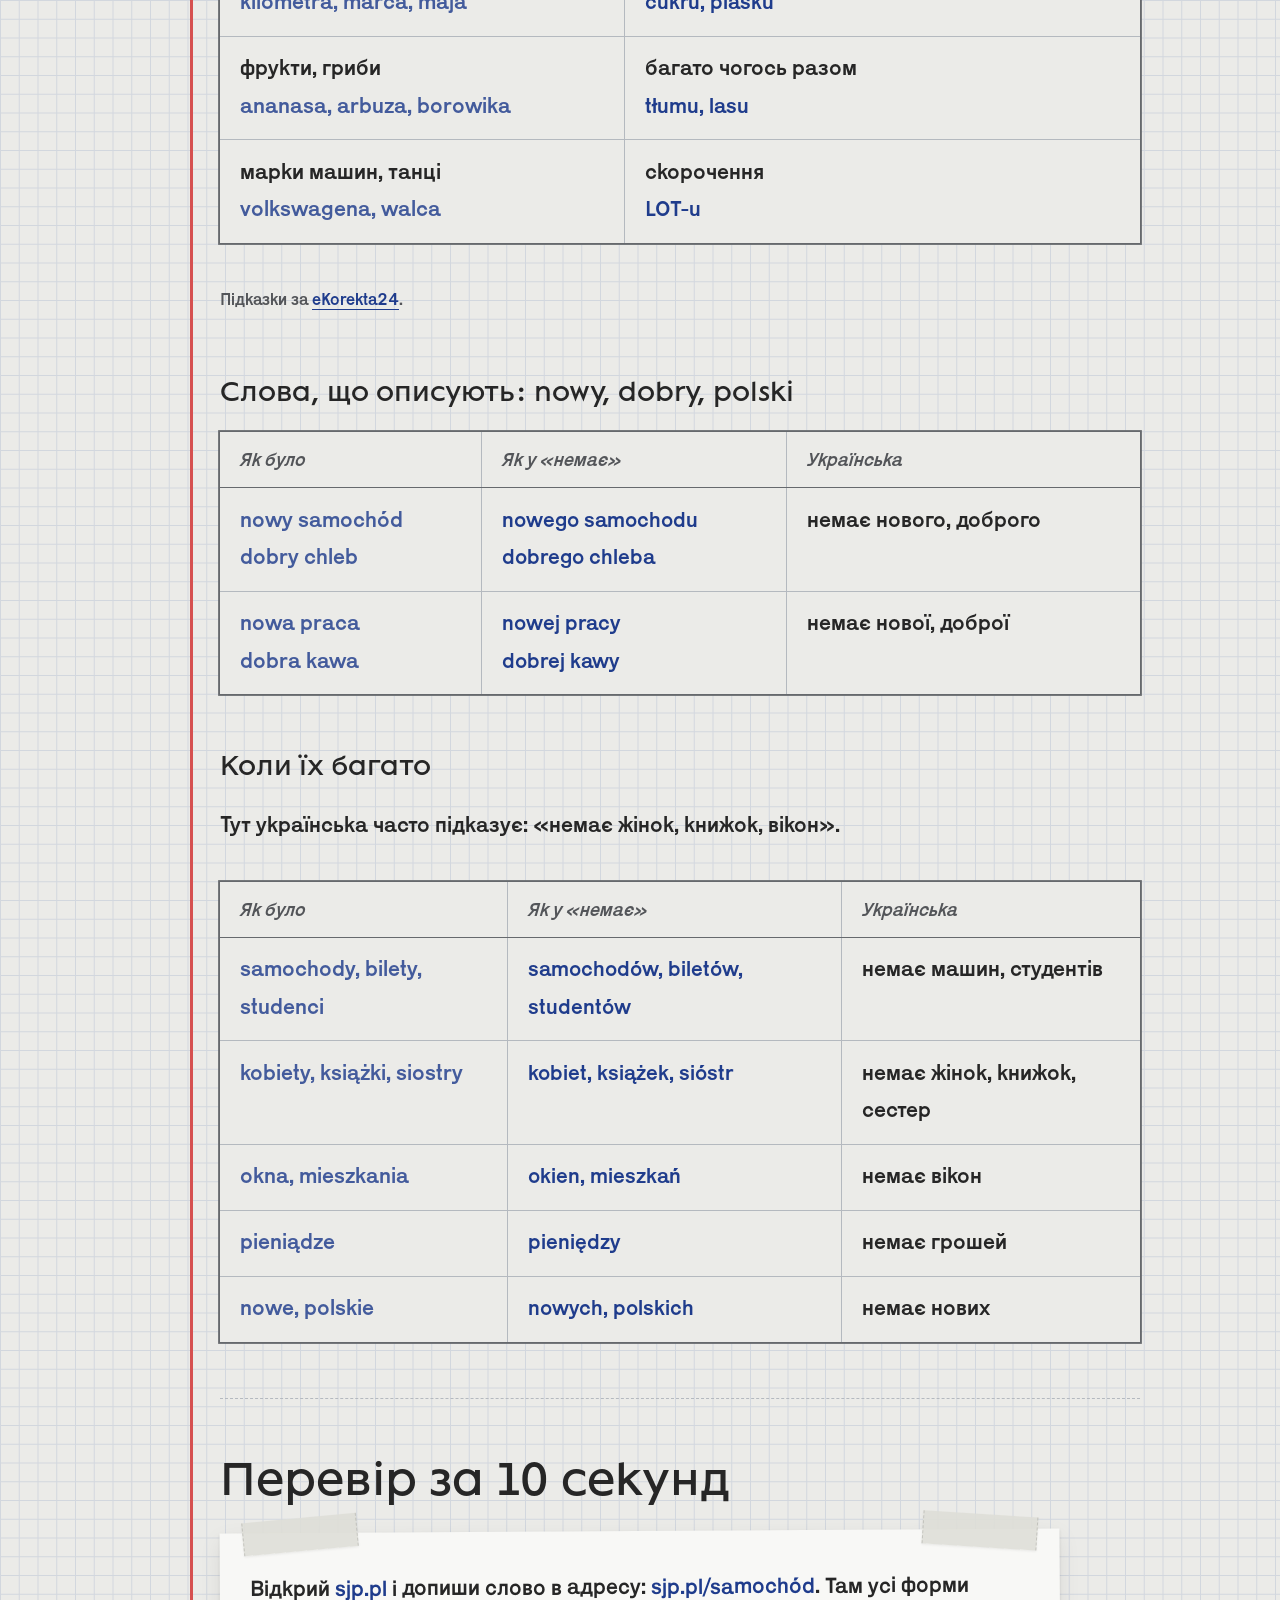
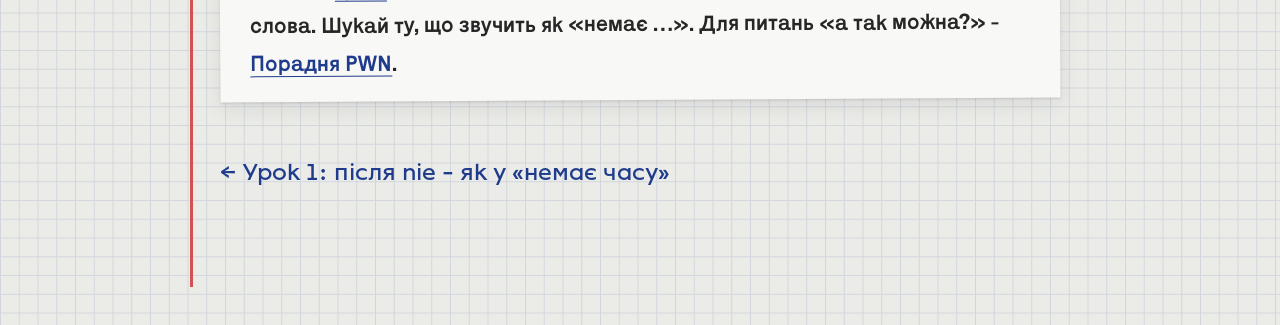
<file: reference/0001-dopelniacz-sciagawka.html>
<!DOCTYPE html>
<html lang="uk">
<head>
<meta charset="utf-8">
<meta name="viewport" content="width=device-width, initial-scale=1">
<title>Шпаргалка 01 - як у «немає»</title>
<link rel="stylesheet" href="../assets/kurs.css">
<script src="../assets/palette.js"></script>
</head>
<body>
<main class="wrap">

<header class="masthead">
  <p class="eyebrow">шпаргалка 01 · можна роздрукувати</p>
  <h1>Як у «немає часу»</h1>
  <p class="standfirst">Одна з найчастіших змін у польській. Добра новина: у тебе вже є ключ - українське «немає».</p>
</header>

<div class="box rule">
  <p class="label">Ключ</p>
  <p class="formula"><span class="ua">немає часу</span> <span class="arrow">=</span> <span class="pl">nie ma czasu</span></p>
  <p><strong>Тест:</strong> скажи українською з кінцем, як у «немає»: «не п’ю кави», «шукаю роботи». Звучить нормально? Тоді в польській слово змінюється так само. Далі на сторінці це просто «як у немає».</p>
</div>

<h2>Коли в польській - як у «немає»</h2>

<p><strong>=</strong> українська каже так само - підкаже сама. <strong>≠</strong> українська каже інакше - тут потрібна нова звичка.</p>

<table>
  <thead><tr><th>Коли</th><th>Польська</th><th>Українська</th></tr></thead>
  <tbody>
    <tr>
      <td><strong>немає</strong></td>
      <td><span class="pl">Nie ma czasu.</span><br><span class="pl">Nie ma Adama.</span></td>
      <td>= немає часу<br>= немає Адама</td>
    </tr>
    <tr>
      <td><strong>після nie</strong><br><small>урок 1</small></td>
      <td><span class="pl">Nie piję kawy.</span><br><span class="pl">Nie mam karty.</span></td>
      <td>≠ «не п’ю каву» звучить звичніше<br><small>бери другий спосіб: «не п’ю кави»</small></td>
    </tr>
    <tr>
      <td><strong>після цих слів</strong><br><span class="pl">słuchać, szukać, uczyć się</span></td>
      <td><span class="pl">Słucham muzyki.</span><br><span class="pl">Szukam pracy.</span><br><span class="pl">Uczę się polskiego.</span></td>
      <td>≠ слухаю музику<br>≠ шукаю роботу<br>≠ вчу польську</td>
    </tr>
    <tr>
      <td><strong>після цих слів</strong><br><span class="pl">potrzebować, bać się</span></td>
      <td><span class="pl">Potrzebuję pomocy.</span><br><span class="pl">Boję się psa.</span></td>
      <td>= потребую допомоги<br>= боюся собаки</td>
    </tr>
    <tr>
      <td><strong>після</strong> <span class="pl">do, od, u, bez, dla, koło, obok</span></td>
      <td><span class="pl">Idę do domu.</span><br><span class="pl">Jestem u mamy.</span><br><span class="pl">Kawa bez cukru.</span><br><span class="pl">Prezent dla brata.</span></td>
      <td>= до дому<br>= у мами<br>= без цукру<br>= для брата</td>
    </tr>
    <tr>
      <td><strong>z = звідки</strong></td>
      <td><span class="pl">Jestem z Gdańska.</span></td>
      <td>= я з Гданська</td>
    </tr>
    <tr>
      <td><strong>чиє</strong></td>
      <td><span class="pl">dom mamy</span><br><span class="pl">samochód brata</span></td>
      <td>= дім мами<br>= машина брата</td>
    </tr>
    <tr>
      <td><strong>яке число</strong></td>
      <td><span class="pl">dwudziestego lipca</span></td>
      <td>= двадцятого липня</td>
    </tr>
    <tr>
      <td><strong>скільки</strong></td>
      <td><span class="pl">litr wody</span><br><span class="pl">dużo czasu</span><br><span class="pl">paczka herbaty</span></td>
      <td>= літр води<br>= багато часу<br>= пачка чаю</td>
    </tr>
  </tbody>
</table>

<div class="box watch">
  <p class="label">Схожі, але різні: z</p>
  <ul class="pairs" style="margin:.2rem 0 0">
    <li><span class="mark yes">✓</span> <span><span class="pl">Jestem z Gdańska.</span> <span class="ua">Я з Гданська.</span></span> <span class="gloss">z = звідки → як у «немає Гданська»</span></li>
    <li><span class="mark yes">✓</span> <span><span class="pl">Rozmawiam z bratem.</span> <span class="ua">Розмовляю з братом.</span></span> <span class="gloss">z = з ким → нічого не міняй: «розмовляю з брата» звучить криво</span></li>
  </ul>
</div>

<p><small>Список за <a href="https://kursy.propolski.com/uk/urok-10/">ProPolski, урок 10</a>. Він не повний - слів, після яких так буває, більше.</small></p>

<h2>Як змінюється кінець слова</h2>

<p>Шукай слово, схоже на твоє, і міняй так само. Права колонка - українська підказка, якщо вона є.</p>

<h3>Слова на -a: kawa, praca, karta</h3>
<table>
  <thead><tr><th>Як було</th><th>Як у «немає»</th><th>Українська</th></tr></thead>
  <tbody>
    <tr><td><span class="pl">kawa, karta, siostra, praca</span></td><td><span class="pl">kawy, karty, siostry, pracy</span></td><td>немає кави, сестри, роботи</td></tr>
    <tr><td><span class="pl">muzyka, książka, gotówka</span></td><td><span class="pl">muzyki, książki, gotówki</span></td><td>після <span class="pl">k</span> і <span class="pl">g</span> завжди <span class="pl">-i</span>, не <span class="pl">-y</span></td></tr>
  </tbody>
</table>

<h3>Слова на -o і -e: mleko, piwo, mieszkanie</h3>
<table>
  <thead><tr><th>Як було</th><th>Як у «немає»</th><th>Українська</th></tr></thead>
  <tbody>
    <tr><td><span class="pl">mleko, piwo, okno, mieszkanie</span></td><td><span class="pl">mleka, piwa, okna, mieszkania</span></td><td>немає молока, пива, вікна</td></tr>
  </tbody>
</table>

<h3>Чоловіки і тварини: brat, Adam, pies</h3>
<table>
  <thead><tr><th>Як було</th><th>Як у «немає»</th><th>Українська</th></tr></thead>
  <tbody>
    <tr><td><span class="pl">brat, Adam, student, pies</span></td><td><span class="pl">brata, Adama, studenta, psa</span></td><td>немає брата, Адама, студента</td></tr>
  </tbody>
</table>
<p><small>Після <span class="pl">widzę, znam, mam</span> ці слова вже мають такий кінець: <span class="pl">widzę brata → nie widzę brata</span>. Тому після <span class="pl">nie</span> зміни не видно. <span class="pl">pies → psa</span>: <span class="pl">e</span> зникає.</small></p>

<h3>Інші слова як czas, dom, chleb - тут -a або -u</h3>
<table>
  <thead><tr><th>Як було</th><th>Як у «немає»</th></tr></thead>
  <tbody>
    <tr><td><span class="pl">czas, dom, bilet, paragon, telefon</span></td><td><span class="pl">czasu, domu, biletu, paragonu, telefonu</span> <small>(-u)</small></td></tr>
    <tr><td><span class="pl">samochód, dowód</span></td><td><span class="pl">samochodu, dowodu</span> <small>(-u, і <span class="pl">ó</span> стає <span class="pl">o</span>)</small></td></tr>
    <tr><td><span class="pl">chleb, klucz, marzec</span></td><td><span class="pl">chleba, klucza, marca</span> <small>(-a)</small></td></tr>
  </tbody>
</table>

<div class="box watch">
  <p class="label">Чесно: -a чи -u?</p>
  <p>Чіткого правила немає. Польські редактори пишуть прямо: <span class="pl">NIE ISTNIEJĄ jasne i jednoznaczne kryteria</span> - ясних критеріїв не існує. Є тільки підказки, і в них багато винятків. Сумніваєшся - перевір у словнику (нижче), не вгадуй.</p>
</div>

<table>
  <thead><tr><th>Частіше -a</th><th>Частіше -u</th></tr></thead>
  <tbody>
    <tr>
      <td>інструменти, посуд<br><span class="pl">młotka, garnka</span></td>
      <td>те, що не можна потримати в руках<br><span class="pl">czasu, humoru</span></td>
    </tr>
    <tr>
      <td>міри, місяці<br><span class="pl">kilometra, marca, maja</span></td>
      <td>те, що сиплють або ллють<br><span class="pl">cukru, piasku</span></td>
    </tr>
    <tr>
      <td>фрукти, гриби<br><span class="pl">ananasa, arbuza, borowika</span></td>
      <td>багато чогось разом<br><span class="pl">tłumu, lasu</span></td>
    </tr>
    <tr>
      <td>марки машин, танці<br><span class="pl">volkswagena, walca</span></td>
      <td>скорочення<br><span class="pl">LOT-u</span></td>
    </tr>
  </tbody>
</table>

<p><small>Підказки за <a href="https://www.ekorekta24.pl/dopelniacz-liczby-pojedynczej-rzeczownikow-rodzaju-meskiego-koncowka-a-czy-u/">eKorekta24</a>.</small></p>

<h3>Слова, що описують: nowy, dobry, polski</h3>
<table>
  <thead><tr><th>Як було</th><th>Як у «немає»</th><th>Українська</th></tr></thead>
  <tbody>
    <tr><td><span class="pl">nowy samochód</span><br><span class="pl">dobry chleb</span></td><td><span class="pl">nowego samochodu</span><br><span class="pl">dobrego chleba</span></td><td>немає нового, доброго</td></tr>
    <tr><td><span class="pl">nowa praca</span><br><span class="pl">dobra kawa</span></td><td><span class="pl">nowej pracy</span><br><span class="pl">dobrej kawy</span></td><td>немає нової, доброї</td></tr>
  </tbody>
</table>

<h3>Коли їх багато</h3>
<p>Тут українська часто підказує: «немає жінок, книжок, вікон».</p>
<table>
  <thead><tr><th>Як було</th><th>Як у «немає»</th><th>Українська</th></tr></thead>
  <tbody>
    <tr><td><span class="pl">samochody, bilety, studenci</span></td><td><span class="pl">samochodów, biletów, studentów</span></td><td>немає машин, студентів</td></tr>
    <tr><td><span class="pl">kobiety, książki, siostry</span></td><td><span class="pl">kobiet, książek, sióstr</span></td><td>немає жінок, книжок, сестер</td></tr>
    <tr><td><span class="pl">okna, mieszkania</span></td><td><span class="pl">okien, mieszkań</span></td><td>немає вікон</td></tr>
    <tr><td><span class="pl">pieniądze</span></td><td><span class="pl">pieniędzy</span></td><td>немає грошей</td></tr>
    <tr><td><span class="pl">nowe, polskie</span></td><td><span class="pl">nowych, polskich</span></td><td>немає нових</td></tr>
  </tbody>
</table>

<h2>Перевір за 10 секунд</h2>

<div class="box rule">
  <p>Відкрий <a href="https://sjp.pl/">sjp.pl</a> і допиши слово в адресу: <span class="pl">sjp.pl/samochód</span>. Там усі форми слова. Шукай ту, що звучить як «немає …». Для питань «а так можна?» - <a href="https://sjp.pwn.pl/poradnia/">Порадня PWN</a>.</p>
</div>

<p class="next">
  <a href="../lessons/0001-dopelniacz-po-zaprzeczeniu.html">← Урок 1: після nie - як у «немає часу»</a>
</p>

</main>
</body>
</html>
</file>
<file: assets/kurs.css>
/* kurs.css - shared stylesheet for the UA→PL trap lessons. Style: 06 Зошит (design/06-zoshyt-kolory.html).
   Every lesson, reference and index page links this file AND assets/palette.js (colour picker, top right).
   New page head:  <link rel="stylesheet" href="../assets/kurs.css"><script src="../assets/palette.js"></script>
   Do not inline styles in a lesson. Old style kept in kurs.v1-old.css. */


@font-face { font-family: "Karrik"; src: url("fonts/KarrikUA-Regular.woff2") format("woff2"); font-weight: 400; font-style: normal; font-display: swap; }
@font-face { font-family: "Karrik"; src: url("fonts/KarrikUA-Italic.woff2") format("woff2"); font-weight: 400; font-style: italic; font-display: swap; }
@font-face { font-family: "Lack"; src: url("fonts/LackUA-Regular.woff2") format("woff2"); font-weight: 400; font-display: swap; }
@font-face { font-family: "Trickster"; src: url("fonts/TricksterUA-Regular.woff2") format("woff2"); font-weight: 400; font-display: swap; }

/* ---------- tokens ---------- */
:root {
  color-scheme: light;
  --paper: #fbfaf5;
  --grid: #cfe0f2;
  --margin: #e05050;
  --text: #2b2b2b;          /* graphite: Ukrainian */
  --ink: #1d3a8a;           /* ballpoint blue: Polish */
  --pen: #cc1f1f;           /* teacher's red pen */
  --muted: #5b5b57;
  --pencil: #6e6e69;
  --line: #b9c3cf;
  --card: #ffffff;
  --card-shadow: 0 1px 2px rgba(40, 40, 30, .12), 0 6px 18px rgba(40, 40, 30, .08);
  --sticky: #fff3a6;
  --sticky-edge: #f1dc6a;
  --tape: rgba(236, 226, 196, .78);
  --tape-edge: rgba(180, 168, 130, .35);
  --field-line: #6f93cf;
  --btn: #1d3a8a;
  --btn-ink: #ffffff;
  --focus: #1d3a8a;
  --ok-wash: rgba(204, 31, 31, .045);

  --f-body: "Karrik", "Iowan Old Style", Georgia, "Times New Roman", serif;
  --f-head: "Lack", "Karrik", Georgia, serif;
  --f-hand: "Trickster", "Segoe Print", "Bradley Hand", "Comic Sans MS", cursive;
  --cell: 15px;
  --lh: 30px;
  --marg: 4.5rem;          /* red margin line position inside the page */
  --pad: 6rem;             /* content start */
}


/* ---------- base: squared paper ---------- */
*, *::before, *::after { box-sizing: border-box; }
html { -webkit-text-size-adjust: 100%; text-size-adjust: 100%; scroll-behavior: smooth; }
body {
  margin: 0;
  padding-bottom: 75px;
  background-color: var(--paper);
  background-image:
    linear-gradient(var(--grid) 1px, transparent 1px),
    linear-gradient(90deg, var(--grid) 1px, transparent 1px);
  background-size: var(--cell) var(--cell);
  background-position: 0 0;
  color: var(--text);
  font-family: var(--f-body);
  font-size: 18px;
  line-height: var(--lh);
  -webkit-font-smoothing: antialiased;
}
::selection { background: rgba(29, 58, 138, .18); }

main.wrap {
  position: relative;
  max-width: calc(46rem + var(--pad) + 2rem);
  margin: 0 auto;
  padding: 0 2rem 0 var(--pad);
}
main.wrap::before {          /* red margin line */
  content: "";
  position: absolute;
  top: 0; bottom: -75px;
  left: var(--marg);
  width: 2px;
  background: var(--margin);
  pointer-events: none;
}

p { margin: 0 0 var(--lh); max-width: 38rem; }
strong { font-weight: 400; -webkit-text-stroke: .025em currentColor; }
a {
  color: var(--ink);
  text-decoration: underline;
  text-decoration-thickness: 1px;
  text-underline-offset: .22em;
}
a:hover { text-decoration-color: var(--pen); text-decoration-thickness: 2px; }
:focus-visible {
  outline: 2.5px solid var(--focus);
  outline-offset: 3px;
  border-radius: 3px;
}

/* ---------- language marks ---------- */
.pl { color: var(--ink); }
.pl-bad {
  color: var(--pencil);
  text-decoration: line-through;
  text-decoration-color: var(--pen);
  text-decoration-thickness: 2px;
}
.ua, .gloss { color: var(--muted); font-style: italic; }

mark { background: none; color: inherit; padding: 0; }

/* THE red-pen circle */
:is(mark.end, .chg) {
  position: relative;
  display: inline-block;
  color: var(--pen);
  -webkit-text-stroke: .045em currentColor;   /* Karrik has one weight: pen pressure */
  padding: 0 .28em;
  margin: 0 .02em;
  line-height: 1;
}
:is(mark.end, .chg)::before,
:is(mark.end, .chg)::after {
  content: "";
  position: absolute;
  pointer-events: none;
  border: 2px solid var(--pen);
}
:is(mark.end, .chg)::before {
  left: -.04em; right: -.06em;
  top: -.16em; bottom: -.14em;
  border-radius: 50% 47% 52% 46% / 54% 50% 48% 52%;
  transform: rotate(-8deg);
}
:is(mark.end, .chg)::after {          /* the pen overshoots where the loop closes */
  left: .1em; right: -.16em;
  top: -.24em; bottom: .25em;
  border-width: 1.5px;
  border-radius: 50%;
  transform: rotate(14deg);
  border-left-color: transparent;
  border-bottom-color: transparent;
  border-right-color: transparent;
  opacity: .9;
}
mark.was {
  color: inherit;
  text-decoration: underline wavy;
  text-decoration-color: var(--pencil);
  text-decoration-thickness: 1px;
  text-underline-offset: .2em;
}

/* ---------- masthead ---------- */
header.masthead {
  padding: 75px 0 30px;
}
.eyebrow {
  display: flex;
  flex-wrap: wrap;
  align-items: baseline;
  gap: 0 1.2rem;
  margin: 0 0 30px;
  font-style: italic;
  color: var(--muted);
  font-size: 1rem;
}
.eyebrow .lvl {
  font-style: normal;
  font-family: var(--f-head);
  color: var(--ink);
  border: 1.5px solid var(--ink);
  border-radius: 3px 6px 4px 5px;
  padding: 0 .45em;
  line-height: 1.6;
}
.eyebrow .num { font-style: normal; color: var(--text); }
.eyebrow .time::before { content: "~ "; }

h1 {
  font-family: var(--f-head);
  font-weight: 400;
  font-size: clamp(40px, 6vw, 62px);
  line-height: 1.07;
  letter-spacing: -.01em;
  color: var(--text);
  margin: 0 0 30px;
  max-width: 15ch;
  text-wrap: balance;
}
h1 .pl {
  position: relative;
  color: var(--ink);
  white-space: nowrap;
}
h1 .pl::after {          /* teacher underlines the key word */
  content: "";
  position: absolute;
  left: -.05em; right: -.08em;
  bottom: -.08em;
  height: .2em;
  background: url("data:image/svg+xml,%3Csvg xmlns='http://www.w3.org/2000/svg' viewBox='0 0 120 12' preserveAspectRatio='none'%3E%3Cpath d='M2 8 C 30 3, 60 10, 90 5 S 115 6, 118 4' fill='none' stroke='%23cc1f1f' stroke-width='3' stroke-linecap='round'/%3E%3C/svg%3E") no-repeat center / 100% 100%;
}
.standfirst {
  font-size: 1.17rem;
  font-style: italic;
  color: var(--text);
  max-width: 34rem;
  margin-bottom: 30px;
}

/* section nav: plan of the lesson */
ol.steps {
  list-style: none;
  margin: 0;
  padding: 0;
  display: flex;
  flex-wrap: wrap;
  gap: 0 .4rem;
  counter-reset: step -1;
}
ol.steps li { counter-increment: step; }
ol.steps a {
  display: inline-flex;
  align-items: center;
  gap: .45rem;
  min-height: 44px;
  padding: 0 .6rem 0 0;
  color: var(--text);
  text-decoration: none;
}
ol.steps a::before {
  content: counter(step);
  display: inline-grid;
  place-items: center;
  width: 1.7rem; height: 1.7rem;
  border: 1.5px solid var(--ink);
  border-radius: 50% 46% 52% 48%;
  color: var(--ink);
  font-family: var(--f-head);
  font-size: .9rem;
  line-height: 1;
}
ol.steps a:hover { color: var(--pen); }
ol.steps a:hover::before { border-color: var(--pen); color: var(--pen); }

/* ---------- sections ---------- */
section.block {
  position: relative;
  padding: 45px 0 30px;
  scroll-margin-top: 15px;
}
section.block + section.block::before,
header.masthead + section.block::before {      /* torn-off ruler line between sections */
  content: "";
  display: block;
  height: 0;
  border-top: 1.5px dashed var(--line);
  margin: 0 0 45px;
  max-width: 46rem;
}

h2 {
  font-family: var(--f-head);
  font-weight: 400;
  font-size: clamp(28px, 3.4vw, 38px);
  line-height: 1.2;
  color: var(--text);
  margin: 0 0 15px;
  text-wrap: balance;
}
h2 .h-num {
  position: absolute;
  left: calc(-1 * var(--pad) + .9rem);
  width: calc(var(--marg) - 1.6rem);
  text-align: right;
  font-family: var(--f-head);
  font-size: 1.15em;
  color: var(--ink);
  line-height: 1.2;
}
h2 .h-num::after { content: "."; }

h3 {
  font-family: var(--f-head);
  font-weight: 400;
  font-size: 1.4rem;
  line-height: var(--lh);
  color: var(--text);
  margin: 45px 0 15px;
}
h3.rung { display: flex; flex-wrap: wrap; align-items: baseline; gap: 0 .8rem; }
.rung-n {
  font-family: var(--f-body);
  font-size: .95rem;
  font-style: italic;
  color: var(--ink);
  padding: 0 .5em;
  border: 1.5px solid var(--ink);
  border-radius: 4px 7px 5px 6px;
  line-height: 1.6;
}

.lead { font-size: 1.1rem; color: var(--text); }
.aloud {
  padding: 15px 1.1rem;
  border: 1.5px solid var(--pencil);
  border-radius: 4px 9px 5px 8px;
  background: var(--paper);
}
.aloud strong { color: var(--pen); -webkit-text-stroke: 0; font-family: var(--f-hand); font-size: 1.35rem; font-weight: 400; }

/* handwriting: annotations only */
.box .label, .guess .label, .worked-tag, .verdict .why {
  font-family: var(--f-hand);
  color: var(--pen);
  font-weight: 400;
  letter-spacing: 0;
}
.box .label, .guess .label { font-size: 1.45rem; line-height: var(--lh); margin: 0 0 8px; }

/* ---------- scene / dialogue ---------- */
.dialogue { margin: 0 0 var(--lh); max-width: 40rem; }
.dialogue .line {
  margin: 0 0 15px;
  display: grid;
  grid-template-columns: 4.6rem minmax(0, 1fr);
  column-gap: .8rem;
}
.dialogue .who {
  grid-row: 1 / span 2;
  font-size: .82rem;
  letter-spacing: .08em;
  text-transform: uppercase;
  color: var(--muted);
}
.dialogue .line .pl { font-size: 1.15rem; }
.dialogue .line .gloss { grid-column: 2; font-size: .95rem; line-height: 1.5; }
.dialogue .line.you .who { color: var(--ink); }
.dialogue .line.you .who::before { content: "- "; }

/* ---------- example table ---------- */
table.pairs-table {
  width: 100%;
  max-width: 46rem;
  border-collapse: collapse;
  margin: 0 0 var(--lh);
  background: var(--paper);
  box-shadow: 0 0 0 1.5px var(--pencil);
}
thead th {
  text-align: left;
  font-weight: 400;
  font-style: italic;
  font-size: .95rem;
  color: var(--muted);
  padding: 8px 1rem 6px;
  border-bottom: 1.5px solid var(--pencil);
}
thead th .pl { font-style: normal; }
td {
  padding: 11px 1rem;
  border-bottom: 1px solid var(--line);
  vertical-align: baseline;
}
td + td, th + th { border-left: 1px solid var(--line); }
td:first-child .pl { color: var(--ink); opacity: .82; }
td:nth-child(2) .pl { font-size: 1.1rem; }
td.ua { font-size: .95rem; }
tbody tr:last-child td { border-bottom: none; }

/* ---------- guess ---------- */
.guess { margin: 0 0 var(--lh); max-width: 44rem; }
textarea, input[type="text"] {
  font: inherit;
  color: var(--ink);
  background: transparent;
  border: none;
  border-radius: 0;
  width: 100%;
  display: block;
}
textarea {
  max-width: 40rem;
  min-height: 90px;
  padding: 0 .4rem;
  margin: 0 0 15px;
  line-height: var(--lh);
  resize: vertical;
  background-image: repeating-linear-gradient(transparent 0 29px, var(--field-line) 29px 30px);
  background-attachment: local;
  border-bottom: 1px dashed var(--field-line);
  opacity: 1;
}
textarea::placeholder, input::placeholder { color: var(--pencil); font-style: italic; opacity: .9; }
textarea:focus, input[type="text"]:focus { outline: none; background-color: rgba(127, 160, 220, .08); }
textarea:focus-visible, input[type="text"]:focus-visible { outline: none; box-shadow: 0 2px 0 var(--focus); }

details.reveal > summary {
  display: inline-flex;
  align-items: center;
  gap: .55rem;
  min-height: 44px;
  cursor: pointer;
  color: var(--ink);
  list-style: none;
  text-decoration: underline dashed;
  text-underline-offset: .25em;
  text-decoration-thickness: 1px;
}
details.reveal > summary::-webkit-details-marker { display: none; }
details.reveal > summary::before {
  content: "+";
  display: inline-grid;
  place-items: center;
  width: 1.5rem; height: 1.5rem;
  border: 1.5px solid var(--ink);
  border-radius: 4px 6px 5px 7px;
  font-family: var(--f-head);
  line-height: 1;
}
details.reveal[open] > summary::before { content: "-"; }
details.reveal[open] > .box { margin-top: 30px; }

/* ---------- boxes ---------- */
.box {
  position: relative;
  margin: 0 0 45px;
  padding: 22px 1.5rem 15px;
  max-width: 42rem;
}
.box > :last-child { margin-bottom: 0; }
.box p { margin-bottom: 15px; }

/* rule: taped index card */
.box.rule {
  background: var(--card);
  box-shadow: var(--card-shadow);
  transform: rotate(-.35deg);
  padding-top: 30px;
}
.box.rule::before,
.box.rule::after {
  content: "";
  position: absolute;
  top: -12px;
  width: 92px; height: 26px;
  background: var(--tape);
  border-left: 1px dashed var(--tape-edge);
  border-right: 1px dashed var(--tape-edge);
  box-shadow: 0 1px 2px rgba(0, 0, 0, .06);
}
.box.rule::before { left: 18px; transform: rotate(-5deg); }
.box.rule::after { right: 18px; transform: rotate(4deg); }

.oneline {
  font-family: var(--f-head);
  font-size: clamp(1.35rem, 2.3vw, 1.6rem);
  line-height: 1.3;
  color: var(--text);
}
.oneline .pl { color: var(--ink); }
.formula {
  font-size: 1.25rem;
  padding: 8px 0;
  border-top: 1px dashed var(--line);
  border-bottom: 1px dashed var(--line);
}
.arrow { color: var(--pen); padding: 0 .3em; font-family: var(--f-head); }
.test { font-size: 1rem; color: var(--muted); }
.test strong { color: var(--text); }

/* plus: yellow sticky note (scoped ink, stays light on chalkboard) */
.box.plus {
  --text: #2b2b2b;
  --ink: #1d3a8a;
  --pen: #b81818;
  --muted: #4d4a3a;
  background: var(--sticky);
  color: #2b2b2b;
  transform: rotate(.6deg);
  box-shadow: 0 1px 1px rgba(0, 0, 0, .08), 4px 8px 16px rgba(60, 50, 0, .14);
  border-bottom: 3px solid var(--sticky-edge);
  max-width: 36rem;
}
.box.plus::after {          /* curled corner */
  content: "";
  position: absolute;
  right: 0; bottom: -3px;
  width: 26px; height: 26px;
  background: linear-gradient(135deg, var(--sticky-edge) 0 50%, var(--paper) 50%);
  box-shadow: -2px -2px 3px rgba(0, 0, 0, .06);
}

/* watch: pencil-boxed note */
.box.watch {
  border: 1.5px solid var(--pencil);
  border-radius: 6px 14px 8px 12px / 10px 6px 14px 8px;
  background: transparent;
}
.box.watch::before {        /* second, sketchy pencil pass */
  content: "";
  position: absolute;
  inset: 3px -3px -2px 2px;
  border: 1px solid var(--pencil);
  border-radius: 12px 6px 14px 8px / 8px 14px 6px 10px;
  opacity: .45;
  pointer-events: none;
}

/* ---------- pairs ---------- */
ul.pairs {
  list-style: none;
  margin: 0 0 var(--lh);
  padding: 0;
  max-width: 42rem;
}
ul.pairs li {
  position: relative;
  display: grid;
  grid-template-columns: 2.2rem minmax(0, 1fr);
  column-gap: .6rem;
  margin-bottom: 15px;
}
ul.pairs li > :not(.mark) { grid-column: 2; }
ul.pairs .mark {
  grid-row: 1 / span 2;
  width: 1.8rem; height: 1.8rem;
  margin-top: 2px;
  font-size: 0;
  color: transparent;
  background: var(--pen);
  -webkit-mask: var(--glyph) no-repeat center / contain;
  mask: var(--glyph) no-repeat center / contain;
}
ul.pairs li.no .mark { --glyph: url("data:image/svg+xml,%3Csvg xmlns='http://www.w3.org/2000/svg' viewBox='0 0 24 24'%3E%3Cpath d='M5 4.5 C 9 9, 14 14.5, 19.5 19.5 M 19 4 C 14 9, 9.5 14, 4.5 20' fill='none' stroke='black' stroke-width='2.6' stroke-linecap='round'/%3E%3C/svg%3E"); }
ul.pairs li.yes .mark { --glyph: url("data:image/svg+xml,%3Csvg xmlns='http://www.w3.org/2000/svg' viewBox='0 0 24 24'%3E%3Cpath d='M3.5 12.5 C 6 14, 8 16.5, 9.5 19.5 C 12 13, 16 7.5, 21.5 3.5' fill='none' stroke='black' stroke-width='2.6' stroke-linecap='round' stroke-linejoin='round'/%3E%3C/svg%3E"); }
ul.pairs li.same .mark { --glyph: url("data:image/svg+xml,%3Csvg xmlns='http://www.w3.org/2000/svg' viewBox='0 0 24 24'%3E%3Cpath d='M4.5 9.5 C 9 8.6, 14 9.2, 19.5 8.5 M 4.5 15.5 C 9.5 14.8, 14 15.4, 19.5 14.8' fill='none' stroke='black' stroke-width='2.4' stroke-linecap='round'/%3E%3C/svg%3E"); background: var(--pencil); }
ul.pairs li .pl, ul.pairs li .pl-bad { font-size: 1.12rem; }
ul.pairs li .gloss { font-size: .95rem; line-height: 1.5; }
ul.pairs.compact { margin: 15px 0 0; }
ul.pairs.compact li { margin-bottom: 8px; }
ul.pairs.compact li .pl { font-size: 1rem; }
ul.pairs.compact .mark { width: 1.4rem; height: 1.4rem; margin-top: 4px; }

/* ---------- lost toggle ---------- */
label.lost {
  display: inline-flex;
  align-items: center;
  gap: .6rem;
  min-height: 44px;
  margin-top: 15px;
  color: var(--muted);
  font-style: italic;
  cursor: pointer;
}
label.lost input {
  appearance: none;
  -webkit-appearance: none;
  width: 1.3rem; height: 1.3rem;
  margin: 0;
  border: 1.5px solid var(--pencil);
  border-radius: 3px 5px 4px 6px;
  display: inline-grid;
  place-items: center;
  cursor: pointer;
  background: var(--paper);
}
label.lost input:checked { border-color: var(--pen); }
label.lost input:checked::after {
  content: "";
  width: 1.5rem; height: 1.5rem;
  transform: translate(2px, -3px);
  background: var(--pen);
  -webkit-mask: url("data:image/svg+xml,%3Csvg xmlns='http://www.w3.org/2000/svg' viewBox='0 0 24 24'%3E%3Cpath d='M3.5 12.5 C 6 14, 8 16.5, 9.5 19.5 C 12 13, 16 7.5, 21.5 3.5' fill='none' stroke='black' stroke-width='2.6' stroke-linecap='round'/%3E%3C/svg%3E") no-repeat center / contain;
  mask: url("data:image/svg+xml,%3Csvg xmlns='http://www.w3.org/2000/svg' viewBox='0 0 24 24'%3E%3Cpath d='M3.5 12.5 C 6 14, 8 16.5, 9.5 19.5 C 12 13, 16 7.5, 21.5 3.5' fill='none' stroke='black' stroke-width='2.6' stroke-linecap='round'/%3E%3C/svg%3E") no-repeat center / contain;
}
label.lost:has(input:checked) { color: var(--pen); }

/* ---------- worked example ---------- */
.worked {
  position: relative;
  display: flex;
  flex-wrap: wrap;
  align-items: baseline;
  gap: 0 .6rem;
  margin: 0 0 30px;
  padding: 8px 0 8px 1.1rem;
  border-left: 2px solid var(--pen);
  max-width: 42rem;
}
.worked-tag { font-size: 1.4rem; margin-right: .3rem; }
.worked-note { flex-basis: 100%; font-style: italic; color: var(--muted); font-size: .98rem; }
.worked-note .pl { font-style: normal; }

/* ---------- drill ---------- */
ol.drill {
  list-style: none;
  margin: 0 0 8px;
  padding: 0;
  counter-reset: item;
  max-width: 42rem;
}
ol.drill > li {
  counter-increment: item;
  position: relative;
  display: grid;
  grid-template-columns: 1.8rem minmax(0, 1fr);
  column-gap: .4rem;
  padding: 8px 0 15px;
  margin: 0 0 15px;
}
ol.drill > li::before {
  content: counter(item) ")";
  grid-row: 1 / span 4;
  color: var(--ink);
}
ol.drill > li > * { grid-column: 2; }
.stem { display: block; font-size: 1.08rem; }
.stem.ua { color: var(--text); }
.cue { display: block; font-size: .95rem; font-style: italic; color: var(--muted); line-height: 1.6; }
.cue::before { content: "у словнику: "; }
.cue { font-style: italic; }

.answer-row {
  display: flex;
  flex-wrap: wrap;
  align-items: flex-end;
  gap: 8px .6rem;
  margin-top: 6px;
}
.answer-row input[type="text"] {
  flex: 1 1 12rem;
  width: auto;
  min-width: 0;
  min-height: 44px;
  padding: 6px .3rem 4px;
  font-size: 1.15rem;
  border-bottom: 2px dashed var(--field-line);
}
.answer-row input[type="text"]:focus { border-bottom-style: solid; }
button {
  font: inherit;
  font-size: .98rem;
  min-height: 44px;
  padding: 0 1rem;
  border-radius: 6px 9px 7px 8px;
  cursor: pointer;
  transition: background .15s, color .15s, border-color .15s, transform .1s;
}
.answer-row button:first-of-type {
  background: var(--btn);
  color: var(--btn-ink);
  border: 1.5px solid var(--btn);
}
.answer-row button:first-of-type:hover:not(:disabled) { transform: translateY(-1px); box-shadow: 0 2px 0 rgba(0,0,0,.15); }
.answer-row button:last-of-type,
.scorebar button {
  background: var(--paper);
  color: var(--text);
  border: 1.5px solid var(--pencil);
}
.answer-row button:last-of-type:hover:not(:disabled),
.scorebar button:hover { border-color: var(--pen); color: var(--pen); }
button:disabled { cursor: default; }
.answer-row button:disabled,
.answer-row button:first-of-type:disabled {
  background: transparent;
  color: var(--pencil);
  border: 1.5px dashed var(--line);
}
.answer-row input:disabled { color: var(--ink); opacity: 1; -webkit-text-fill-color: var(--ink); border-bottom-style: solid; }

.verdict { display: none; }
.verdict.show { display: block; margin-top: 8px; color: var(--text); line-height: 1.5; }
.verdict .why { display: block; font-size: 1.35rem; line-height: 1.3; margin-top: 4px; }

/* teacher's marks in the margin */
ol.drill > li.state-ok::after,
ol.drill > li.state-no::after,
ol.drill > li.state-near::after {
  content: "";
  position: absolute;
  left: calc(-1 * var(--pad) + 1.1rem);
  top: 4px;
  width: 2.1rem; height: 2.1rem;
  background: var(--pen);
  -webkit-mask: var(--glyph) no-repeat center / contain;
  mask: var(--glyph) no-repeat center / contain;
}
ol.drill > li.state-ok { --glyph: url("data:image/svg+xml,%3Csvg xmlns='http://www.w3.org/2000/svg' viewBox='0 0 24 24'%3E%3Cpath d='M3.5 12.5 C 6 14, 8 16.5, 9.5 19.5 C 12 13, 16 7.5, 21.5 3.5' fill='none' stroke='black' stroke-width='2.4' stroke-linecap='round'/%3E%3C/svg%3E"); }
ol.drill > li.state-no { --glyph: url("data:image/svg+xml,%3Csvg xmlns='http://www.w3.org/2000/svg' viewBox='0 0 24 24'%3E%3Cpath d='M5 4.5 C 9 9, 14 14.5, 19.5 19.5 M 19 4 C 14 9, 9.5 14, 4.5 20' fill='none' stroke='black' stroke-width='2.4' stroke-linecap='round'/%3E%3C/svg%3E"); }
ol.drill > li.state-near { --glyph: url("data:image/svg+xml,%3Csvg xmlns='http://www.w3.org/2000/svg' viewBox='0 0 24 24'%3E%3Cpath d='M3 13 C 6 8, 9 8, 12 12 S 18 16, 21 10' fill='none' stroke='black' stroke-width='2.4' stroke-linecap='round'/%3E%3C/svg%3E"); }
ol.drill > li.state-no .answer-row input { border-bottom-color: var(--pen); }
ol.drill > li.state-no .verdict { color: var(--pen); }

.scorebar {
  display: flex;
  flex-wrap: wrap;
  align-items: center;
  gap: 8px 1rem;
  max-width: 42rem;
  margin: 0 0 15px;
  padding-left: 2.2rem;
  font-style: italic;
  color: var(--muted);
  font-size: .95rem;
}
.scorebar strong {
  display: inline-block;
  font-family: var(--f-hand);
  font-style: normal;
  font-weight: 400;
  -webkit-text-stroke: 0;
  font-size: 1.7rem;
  line-height: 1;
  color: var(--pen);
  padding: .3em .5em .2em;
  margin-right: .5rem;
  border: 2px solid var(--pen);
  border-radius: 54% 46% 50% 48% / 56% 50% 46% 52%;
  transform: rotate(-5deg);
}
.scorebar button { min-height: 40px; font-size: .9rem; margin-left: auto; }

/* ---------- repeat ---------- */
ul.spacing {
  list-style: none;
  margin: 0;
  padding: 0;
  max-width: 38rem;
}
ul.spacing li {
  display: grid;
  grid-template-columns: 9rem minmax(0, 1fr);
  column-gap: 1rem;
  border-bottom: 1px dashed var(--line);
  padding: 7px 0;
}
.when { font-family: var(--f-head); color: var(--ink); }
.what { color: var(--text); }

/* ---------- footer ---------- */
footer.foot {
  padding: 45px 0 30px;
  font-size: .95rem;
  color: var(--muted);
}
.foot .sources strong { color: var(--text); }
.foot .next {
  display: flex;
  flex-wrap: wrap;
  justify-content: space-between;
  gap: 0 1rem;
  max-width: 46rem;
  border-top: 1.5px dashed var(--line);
  padding-top: 15px;
}
.foot .next a {
  display: inline-flex;
  align-items: center;
  min-height: 44px;
  font-family: var(--f-head);
  font-size: 1.15rem;
  text-decoration: none;
}
.foot .next a:hover { color: var(--pen); }

/* ---------- phone ---------- */
@media (max-width: 640px) {
  :root { --marg: 24px; --pad: 38px; }
  body { font-size: 17.5px; }
  main.wrap { padding: 0 16px 0 var(--pad); }
  header.masthead { padding-top: 45px; }
  h1 { font-size: clamp(34px, 9.6vw, 40px); }
  .standfirst { font-size: 1.05rem; }
  ol.steps { gap: 0 .2rem; }
  ol.steps a { padding-right: .4rem; font-size: .95rem; }

  h2 .h-num {
    position: static;
    width: auto;
    margin-right: .35em;
    font-size: 1em;
  }

  .dialogue .line { grid-template-columns: minmax(0, 1fr); }
  .dialogue .who { grid-row: auto; line-height: 1.6; }
  .dialogue .line .gloss { grid-column: 1; }

  table.pairs-table, table.pairs-table tbody, table.pairs-table tr, table.pairs-table td { display: block; width: 100%; }
  table.pairs-table thead { display: none; }
  table.pairs-table tr { padding: 10px .9rem; border-bottom: 1px solid var(--line); }
  table.pairs-table tbody tr:last-child { border-bottom: none; }
  table.pairs-table td { border: none !important; padding: 0; }
  table.pairs-table td:first-child { font-size: .92rem; line-height: 1.5; }
  table.pairs-table td:first-child::after { content: " →"; color: var(--pen); }
  table.pairs-table td:nth-child(2) { padding: 4px 0 2px; }
  table.pairs-table td.ua { font-size: .9rem; line-height: 1.5; }

  .box { padding: 22px 1rem 12px; }
  .box.rule::before, .box.rule::after { width: 70px; }
  .formula { font-size: 1.1rem; }

  ol.drill > li { grid-template-columns: 1.5rem minmax(0, 1fr); }
  .answer-row input[type="text"] { flex-basis: 100%; font-size: 17px; }
  .answer-row button { flex: 1 1 0; }
  ol.drill > li.state-ok::after,
  ol.drill > li.state-no::after,
  ol.drill > li.state-near::after { left: calc(-1 * var(--pad) + 1px); width: 1.35rem; height: 1.35rem; top: 10px; }
  .scorebar { padding-left: 0; }

  ul.spacing li { grid-template-columns: 7.5rem minmax(0, 1fr); }
}

@media (prefers-reduced-motion: reduce) {
  html { scroll-behavior: auto; }
  *, *::before, *::after { transition: none !important; animation: none !important; }
}

/* ---------- print ---------- */
@media print {
  :root, :root[data-theme] {
    --paper: #fff; --grid: transparent; --text: #000; --muted: #333; --pencil: #555;
    --ink: #1d3a8a; --pen: #000; --card: #fff; --line: #999;
  }
  body { background: #fff; color: #000; padding: 0; font-size: 11pt; line-height: 1.5; }
  main.wrap { max-width: none; padding: 0 0 0 1.5rem; }
  main.wrap::before { left: .5rem; background: #999; }
  .box, .box.rule, .box.plus { transform: none; box-shadow: none; background: #fff; border: 1px solid #999; }
  .box.rule::before, .box.rule::after, .box.plus::after { display: none; }
  button, .scorebar, .design-nav, label.lost { display: none !important; }
  :is(mark.end, .chg) { color: #000; -webkit-text-stroke: .05em #000; text-decoration: underline; text-decoration-thickness: 2px; text-underline-offset: .18em; }
  :is(mark.end, .chg)::before { border-color: #000; }
  :is(mark.end, .chg)::after { display: none; }
  ol.drill > li, .box { break-inside: avoid; }
}

/* =====================================================================
   4 palettes. Default (no choice saved) = gray paper. palette.js sets
   data-palette + data-theme on <html> and draws the picker.
   ===================================================================== */
:root[data-palette="board"] {
  color-scheme: dark;
  --paper:#1f2a26; --grid:rgba(232,235,228,.075); --margin:rgba(255,122,107,.55);
  --text:#e8ebe4; --ink:#9ec1ff; --pen:#ff7a6b; --muted:#b4bcb2; --pencil:#a3aba1;
  --line:rgba(232,235,228,.22); --card:#26332e;
  --card-shadow:0 1px 2px rgba(0,0,0,.3),0 8px 22px rgba(0,0,0,.25);
  --sticky:#e9dd8e; --sticky-edge:#c9b95a; --tape:rgba(232,235,228,.2); --tape-edge:rgba(232,235,228,.12);
  --field-line:#9ec1ff; --btn:#9ec1ff; --btn-ink:#13201b; --focus:#9ec1ff; --ok-wash:rgba(255,122,107,.06);
}
:root[data-palette="graphite"] {
  color-scheme: dark;
  --paper:#22211f; --grid:rgba(240,232,215,.07); --margin:rgba(255,132,112,.5);
  --text:#ece7dc; --ink:#a9c5ff; --pen:#ff8571; --muted:#bab3a6; --pencil:#a59e92;
  --line:rgba(236,231,220,.2); --card:#2c2b28;
  --card-shadow:0 1px 2px rgba(0,0,0,.35),0 8px 22px rgba(0,0,0,.3);
  --sticky:#e6d98a; --sticky-edge:#c4b45a; --tape:rgba(236,231,220,.18); --tape-edge:rgba(236,231,220,.1);
  --field-line:#a9c5ff; --btn:#a9c5ff; --btn-ink:#1a1917; --focus:#a9c5ff; --ok-wash:rgba(255,133,113,.06);
}
:root[data-palette="cream"] {
  color-scheme: light;
  --paper:#f5eedb; --grid:#d3dbe2; --margin:#d9534a;
  --text:#2e2a24; --ink:#1d3a8a; --pen:#c21d1d; --muted:#5d5548; --pencil:#71675a;
  --line:#c6bba5; --card:#fffaf0;
  --card-shadow:0 1px 2px rgba(70,55,20,.14),0 6px 18px rgba(70,55,20,.09);
  --sticky:#fff0a0; --sticky-edge:#e6d06a; --tape:rgba(232,218,180,.82); --tape-edge:rgba(170,150,100,.35);
  --field-line:#6f8fc5; --btn:#1d3a8a; --btn-ink:#fff; --focus:#1d3a8a; --ok-wash:rgba(194,29,29,.045);
}
:root, :root[data-palette="gray"] {
  color-scheme: light;
  --paper:#ebebe8; --grid:#d2d7de; --margin:#d65050;
  --text:#262626; --ink:#1f3c8c; --pen:#c42020; --muted:#535559; --pencil:#66696d;
  --line:#b4b9bf; --card:#f8f8f6;
  --card-shadow:0 1px 2px rgba(20,25,30,.13),0 6px 18px rgba(20,25,30,.08);
  --sticky:#fff2a0; --sticky-edge:#e8d36a; --tape:rgba(222,222,216,.88); --tape-edge:rgba(140,140,135,.35);
  --field-line:#6b8cc7; --btn:#1f3c8c; --btn-ink:#fff; --focus:#1f3c8c; --ok-wash:rgba(196,32,32,.045);
}
html, body { transition: background-color .2s; }

/* ---------- palette picker: top right ---------- */
.pal { position: fixed; top: 12px; right: 12px; z-index: 999; font: 500 12px/1 -apple-system, BlinkMacSystemFont, "Segoe UI", sans-serif; }
.pal-toggle { all: unset; box-sizing: border-box; width: 30px; height: 30px; border-radius: 50%; display: grid; place-items: center; cursor: pointer;
  background: rgba(20,20,20,.82); box-shadow: 0 2px 10px rgba(0,0,0,.2); }
.pal-toggle:focus-visible, .pal-menu button:focus-visible { outline: 2px solid #9ec1ff; outline-offset: 2px; }
.pal .sw { width: 16px; height: 16px; border-radius: 50%; flex: none; box-shadow: inset 0 0 0 1px rgba(255,255,255,.4), 0 0 0 1px rgba(0,0,0,.25); }
.pal-menu { position: absolute; top: 36px; right: 0; display: none; flex-direction: column; gap: 2px; padding: 4px; border-radius: 12px;
  background: rgba(20,20,20,.9); backdrop-filter: blur(8px); -webkit-backdrop-filter: blur(8px); box-shadow: 0 4px 18px rgba(0,0,0,.25); }
.pal.open .pal-menu { display: flex; }
.pal-menu button { all: unset; display: flex; align-items: center; gap: 8px; padding: 7px 10px 7px 7px; border-radius: 8px; color: #ddd; white-space: nowrap; cursor: pointer; }
.pal-menu button:hover { background: rgba(255,255,255,.12); color: #fff; }
.pal-menu button[aria-checked="true"] { background: #fff; color: #111; }
.pal-menu .k { margin-left: auto; padding-left: 10px; opacity: .5; font-size: 11px; }
@media print { .pal { display: none; } }

/* =====================================================================
   Lesson markup (kurs classes) mapped onto Зошит
   ===================================================================== */
small { font-size: .85rem; color: var(--muted); }
main.wrap > h2 { margin-top: 45px; }
main.wrap > h2::before { content: ""; display: block; height: 0; border-top: 1.5px dashed var(--line); margin: 0 0 45px; max-width: 46rem; }
.step-note { color: var(--muted); font-style: italic; font-size: 1rem; }
b { font-weight: 400; color: var(--pen); }

/* generic tables */
table { width: 100%; max-width: 46rem; border-collapse: collapse; margin: 0 0 var(--lh); background: var(--paper); box-shadow: 0 0 0 1.5px var(--pencil); }
caption { caption-side: top; text-align: left; font-family: var(--f-hand); color: var(--pen); font-size: 1.3rem; padding-bottom: 6px; }
td { vertical-align: top; }
td small { display: inline-block; line-height: 1.5; }
.same { color: var(--pencil); font-style: italic; font-size: .85rem; white-space: nowrap; padding-left: .3em; }

/* wrong / right marks as spans */
ul.pairs .mark.yes { --glyph: url("data:image/svg+xml,%3Csvg xmlns='http://www.w3.org/2000/svg' viewBox='0 0 24 24'%3E%3Cpath d='M3.5 12.5 C 6 14, 8 16.5, 9.5 19.5 C 12 13, 16 7.5, 21.5 3.5' fill='none' stroke='black' stroke-width='2.6' stroke-linecap='round' stroke-linejoin='round'/%3E%3C/svg%3E"); }
ul.pairs .mark.no { --glyph: url("data:image/svg+xml,%3Csvg xmlns='http://www.w3.org/2000/svg' viewBox='0 0 24 24'%3E%3Cpath d='M5 4.5 C 9 9, 14 14.5, 19.5 19.5 M 19 4 C 14 9, 9.5 14, 4.5 20' fill='none' stroke='black' stroke-width='2.6' stroke-linecap='round'/%3E%3C/svg%3E"); }

/* plain box, trap, scene */
.box:not([class*=" "]) { border: 1.5px dashed var(--pencil); border-radius: 4px 9px 5px 8px; }
.box.trap { border: 2px solid var(--pen); border-radius: 8px 14px 6px 12px / 12px 6px 14px 8px; background: var(--ok-wash); }
.box.scene { border-left: 2px solid var(--ink); padding: 15px 0 10px 1.2rem; }
.dialog { margin: 0 0 15px; line-height: 1.8; }
.dialog .pl { font-size: 1.12rem; }
.dialog .who { display: inline-block; min-width: 6rem; font-size: .8rem; letter-spacing: .08em; text-transform: uppercase; color: var(--muted); }
.gloss-line { color: var(--muted); font-style: italic; font-size: .95rem; line-height: 1.5; }

/* guess (quiz.js opens .reveal) */
.guess { padding: 22px 1.5rem 15px; border: 1.5px dashed var(--pencil); border-radius: 6px 12px 8px 10px; }
.guess .reveal { display: none; margin-top: 30px; }
.guess.open .reveal { display: block; }
.guess .reveal > :last-child { margin-bottom: 0; }
.guess .prompt strong { font-family: var(--f-hand); color: var(--pen); -webkit-text-stroke: 0; font-size: 1.35rem; }

/* drill: quiz.js classes */
ol.drill > li.worked { border-left: 2px solid var(--pen); padding-left: .6rem; }
.verdict.ok { color: var(--ink); }
.verdict.near { color: var(--muted); }
.verdict.no { color: var(--pen); }
.verdict .why { color: var(--pen); }

/* read aloud checklist */
ul.aloud { list-style: none; margin: 0 0 var(--lh); padding: 10px 1.1rem; max-width: 42rem; border: 1.5px solid var(--pencil); border-radius: 4px 9px 5px 8px; }
ul.aloud li { border-bottom: 1px dashed var(--line); padding: 6px 0; }
ul.aloud li:last-child { border-bottom: none; }
ul.aloud label { display: flex; align-items: center; gap: .6rem; cursor: pointer; }
ul.aloud input, p.lost input { appearance: none; -webkit-appearance: none; flex: none; width: 1.3rem; height: 1.3rem; margin: 0; border: 1.5px solid var(--pencil);
  border-radius: 3px 5px 4px 6px; display: inline-grid; place-items: center; cursor: pointer; background: var(--paper); }
ul.aloud input:checked, p.lost input:checked { border-color: var(--pen); }
ul.aloud input:checked::after, p.lost input:checked::after { content: ""; width: 1.5rem; height: 1.5rem; transform: translate(2px, -3px); background: var(--pen);
  -webkit-mask: url("data:image/svg+xml,%3Csvg xmlns='http://www.w3.org/2000/svg' viewBox='0 0 24 24'%3E%3Cpath d='M3.5 12.5 C 6 14, 8 16.5, 9.5 19.5 C 12 13, 16 7.5, 21.5 3.5' fill='none' stroke='black' stroke-width='2.6' stroke-linecap='round'/%3E%3C/svg%3E") no-repeat center / contain;
  mask: url("data:image/svg+xml,%3Csvg xmlns='http://www.w3.org/2000/svg' viewBox='0 0 24 24'%3E%3Cpath d='M3.5 12.5 C 6 14, 8 16.5, 9.5 19.5 C 12 13, 16 7.5, 21.5 3.5' fill='none' stroke='black' stroke-width='2.6' stroke-linecap='round'/%3E%3C/svg%3E") no-repeat center / contain; }
ul.aloud li:has(input:checked) .pl { text-decoration: line-through; text-decoration-color: var(--pen); }

/* "Тут незрозуміло" from quiz.js */
p.lost { margin: 15px 0 var(--lh); }
p.lost label { display: inline-flex; align-items: center; gap: .6rem; min-height: 44px; color: var(--muted); font-style: italic; cursor: pointer; }
p.lost label:has(input:checked) { color: var(--pen); }

/* optional fold */
details.fold { margin: 0 0 var(--lh); padding: 6px 1.1rem; max-width: 42rem; border: 1.5px dashed var(--pencil); border-radius: 4px 9px 5px 8px; }
details.fold > summary { min-height: 44px; display: flex; align-items: center; cursor: pointer; color: var(--muted); font-style: italic; }
details.fold[open] > summary { margin-bottom: 8px; }

/* footer bits */
.ask { margin-top: 45px; padding-top: 15px; border-top: 1.5px dashed var(--line); color: var(--muted); }
.next { display: flex; flex-wrap: wrap; gap: 0 1.2rem; margin-top: 30px; }
.next a { font-family: var(--f-head); font-size: 1.15rem; text-decoration: none; }
.next a:hover { color: var(--pen); }
.sources { font-size: .95rem; color: var(--muted); }
.report textarea { font-family: ui-monospace, "SF Mono", Menlo, monospace; font-size: .85rem; }

@media (max-width: 640px) {
  .pal { top: 8px; right: 8px; }
  .dialog .who { min-width: 0; display: block; line-height: 1.4; margin-top: 6px; }
  .guess { padding: 18px 1rem 12px; }
}
@media print {
  .box.trap, .box.scene, .guess, ul.aloud, details.fold { background: #fff; border-color: #999; }
  .guess .reveal { display: block; }
  p.lost, .report, textarea { display: none !important; }
}

/* ---------- zoom: everything +25% ---------- */
@media screen { html { zoom: 1.25; } }
</file>
